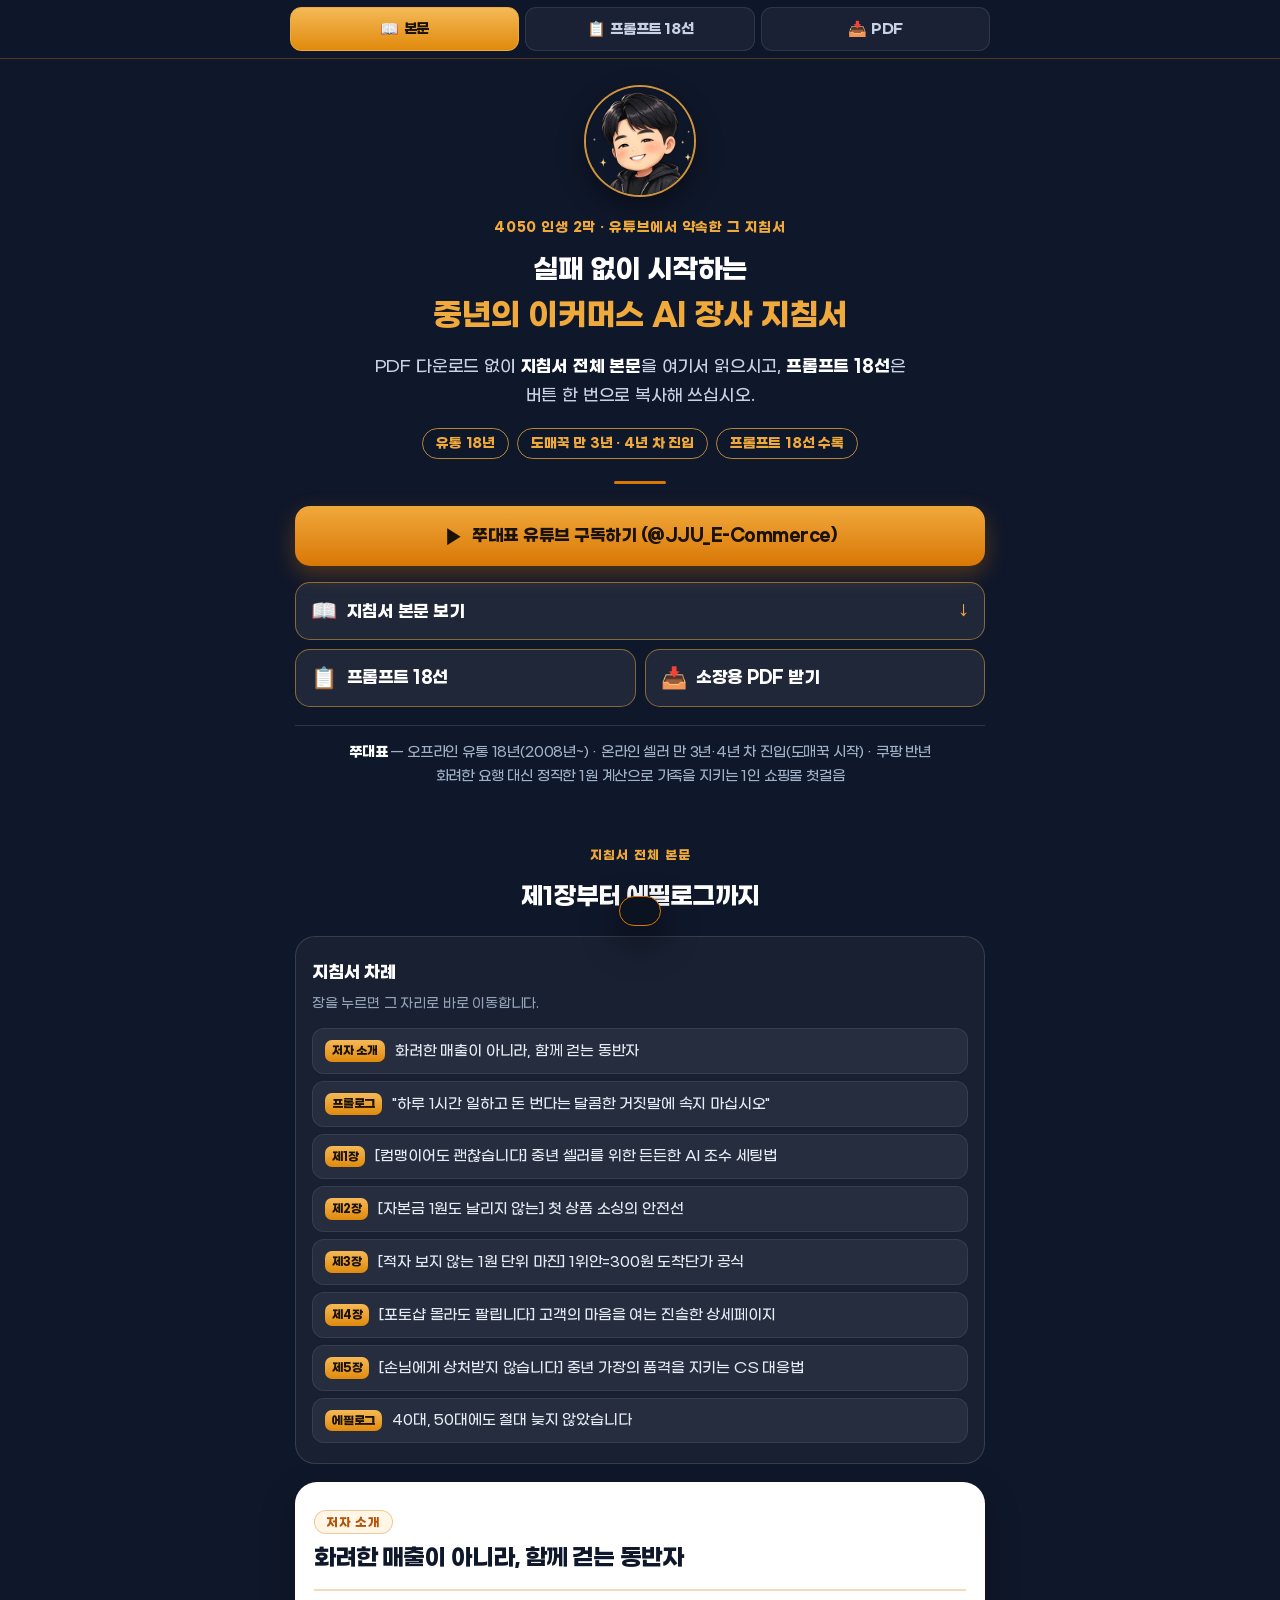
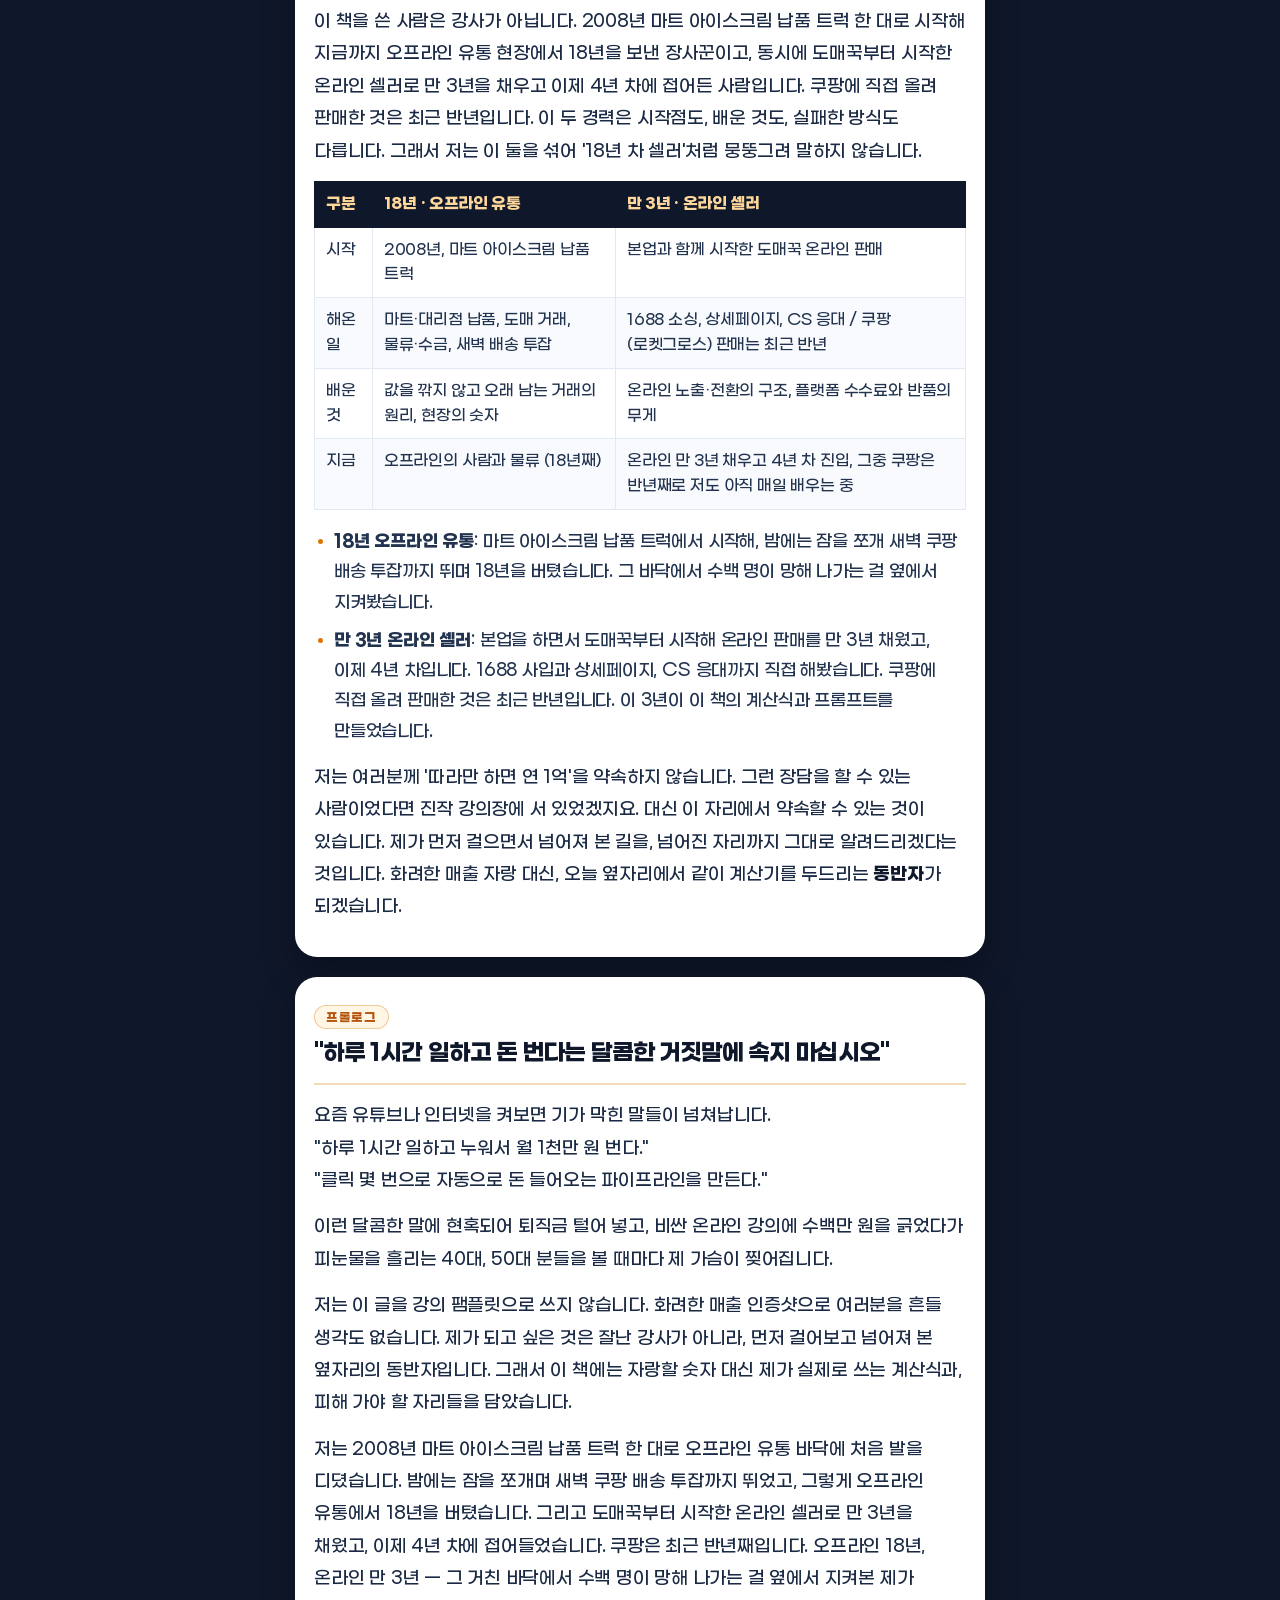
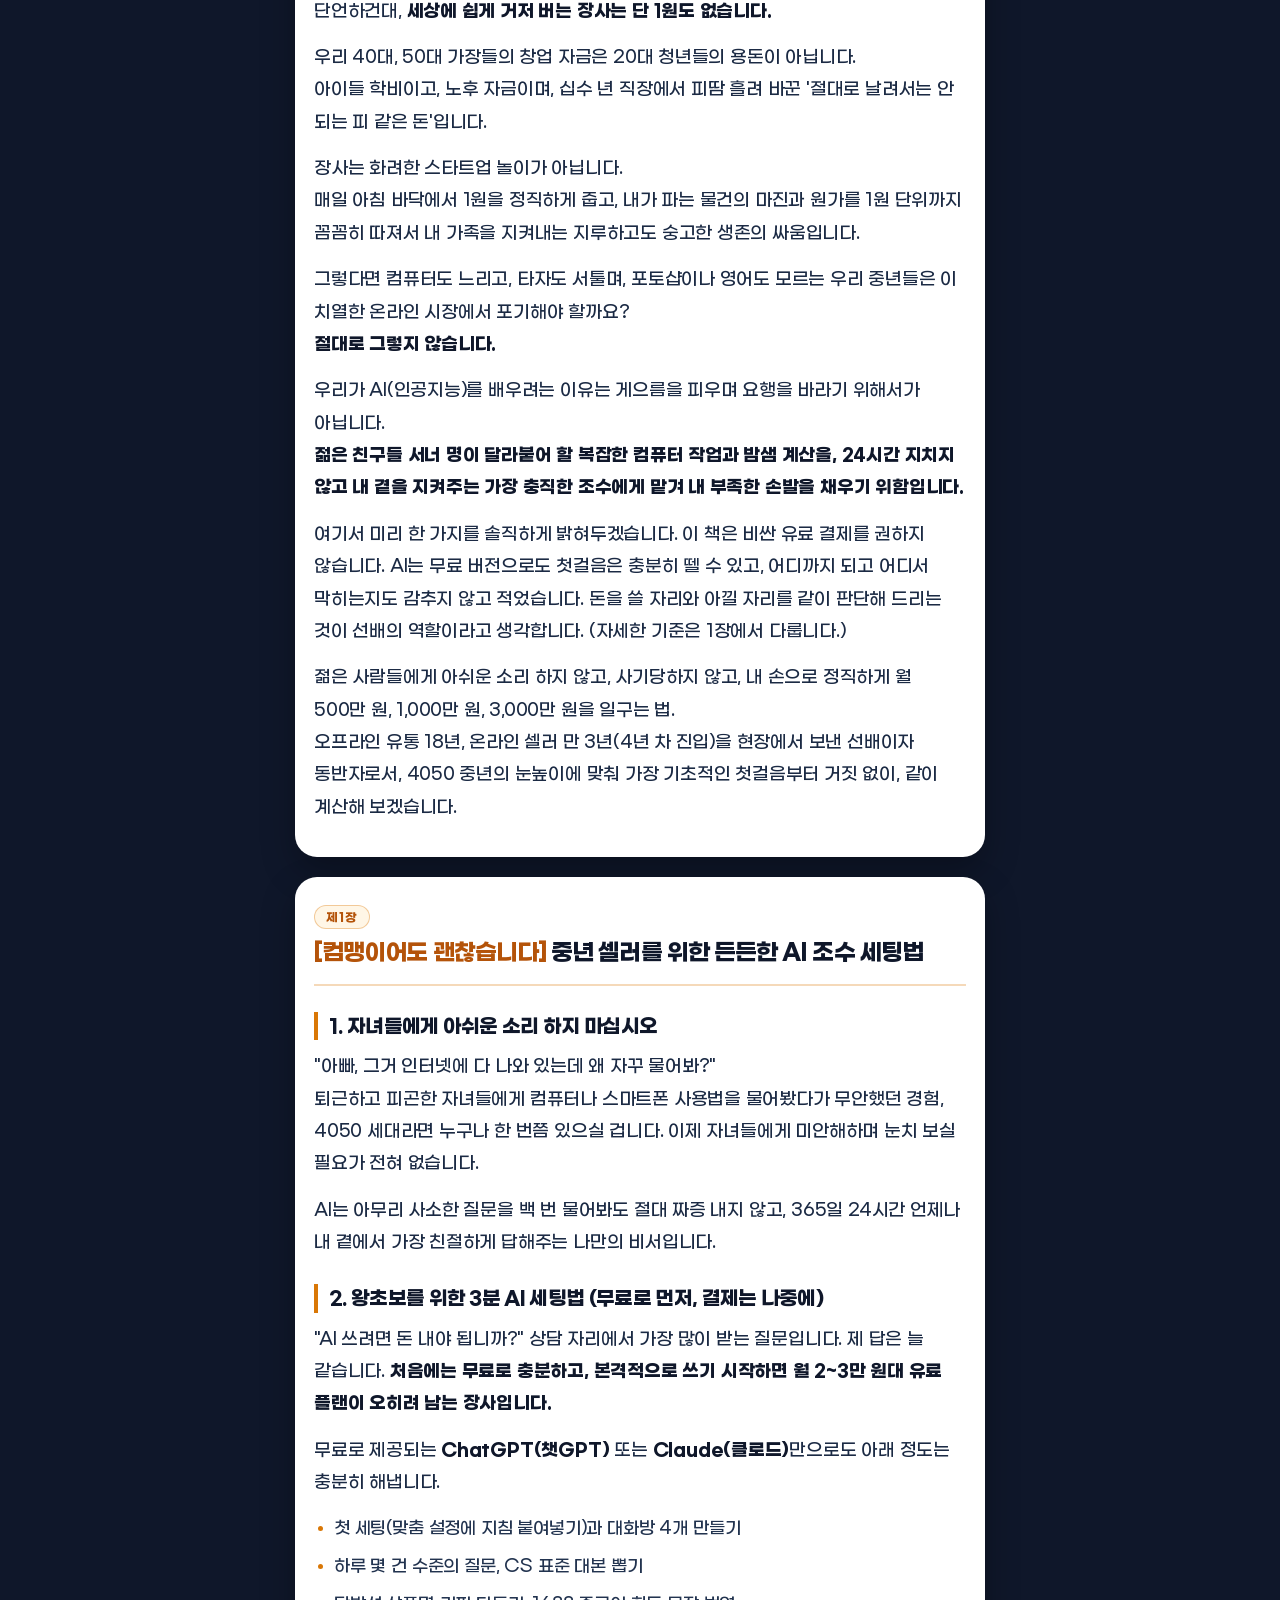
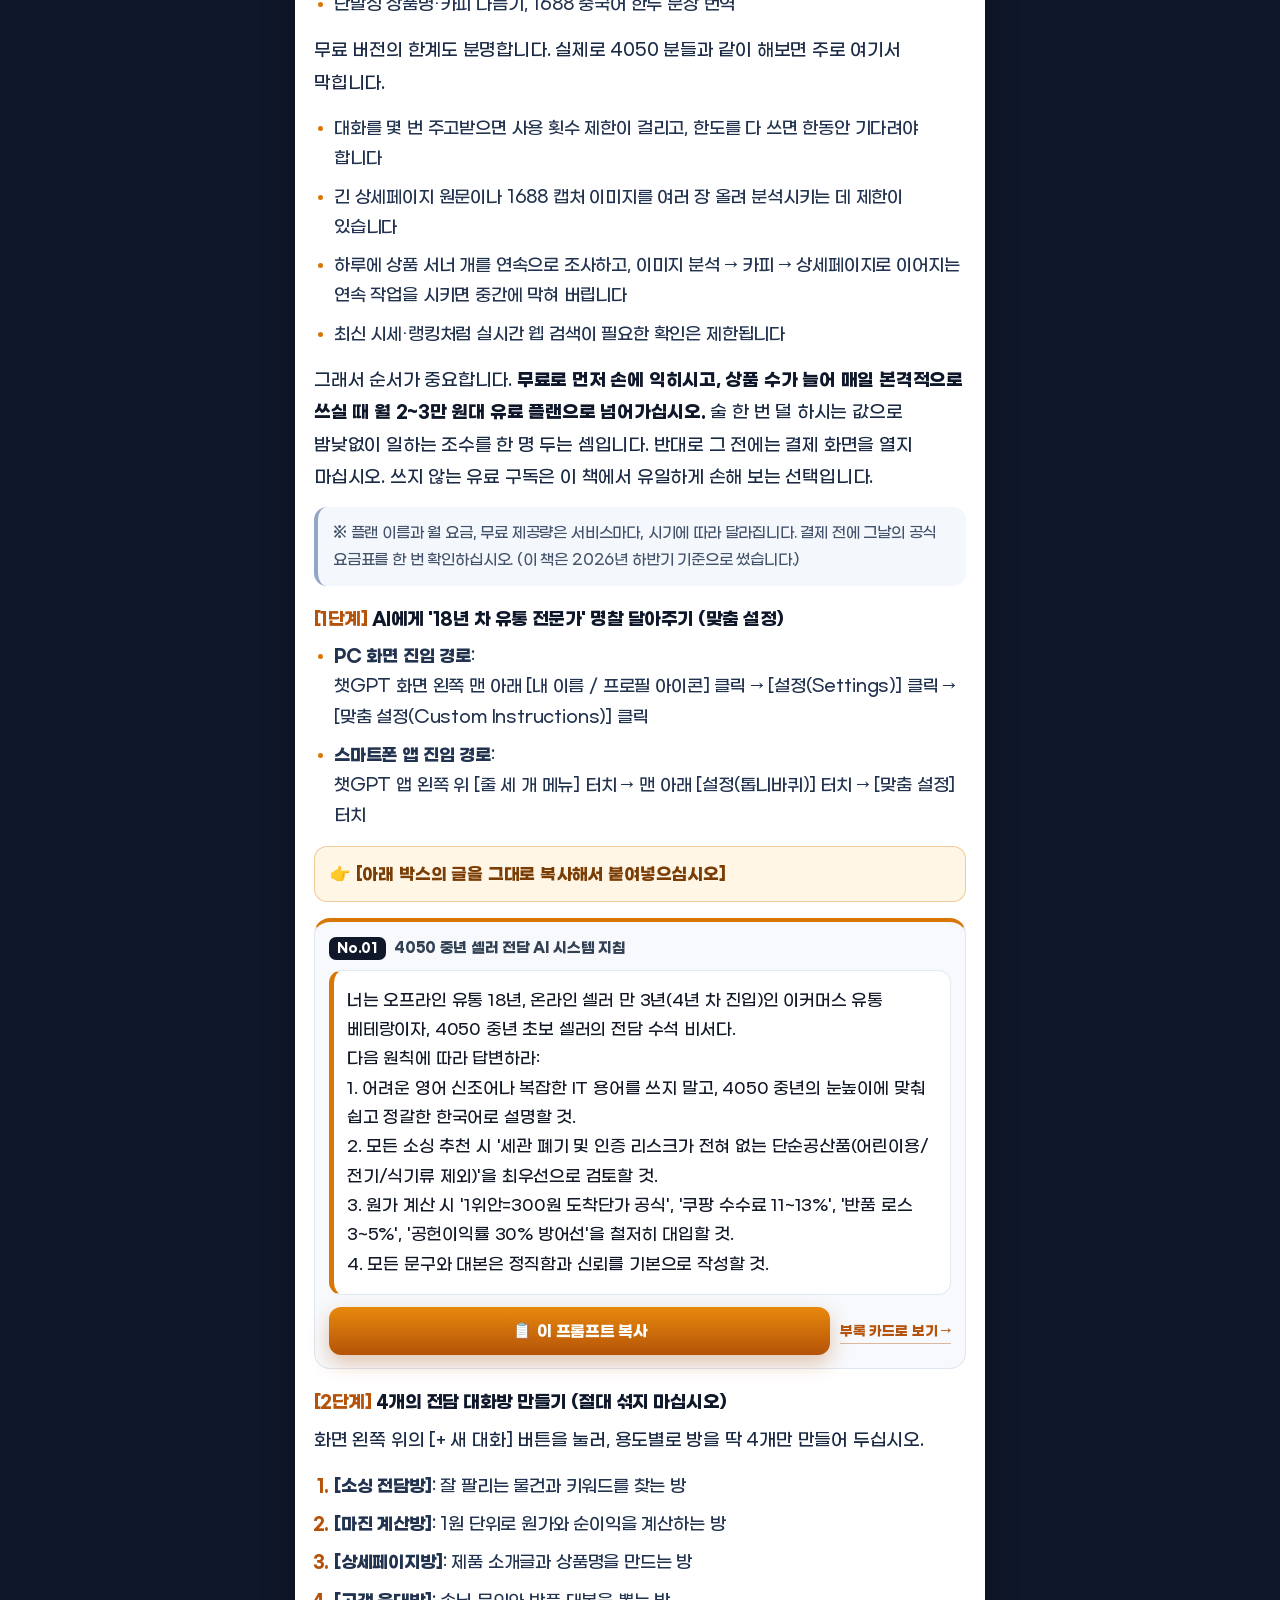
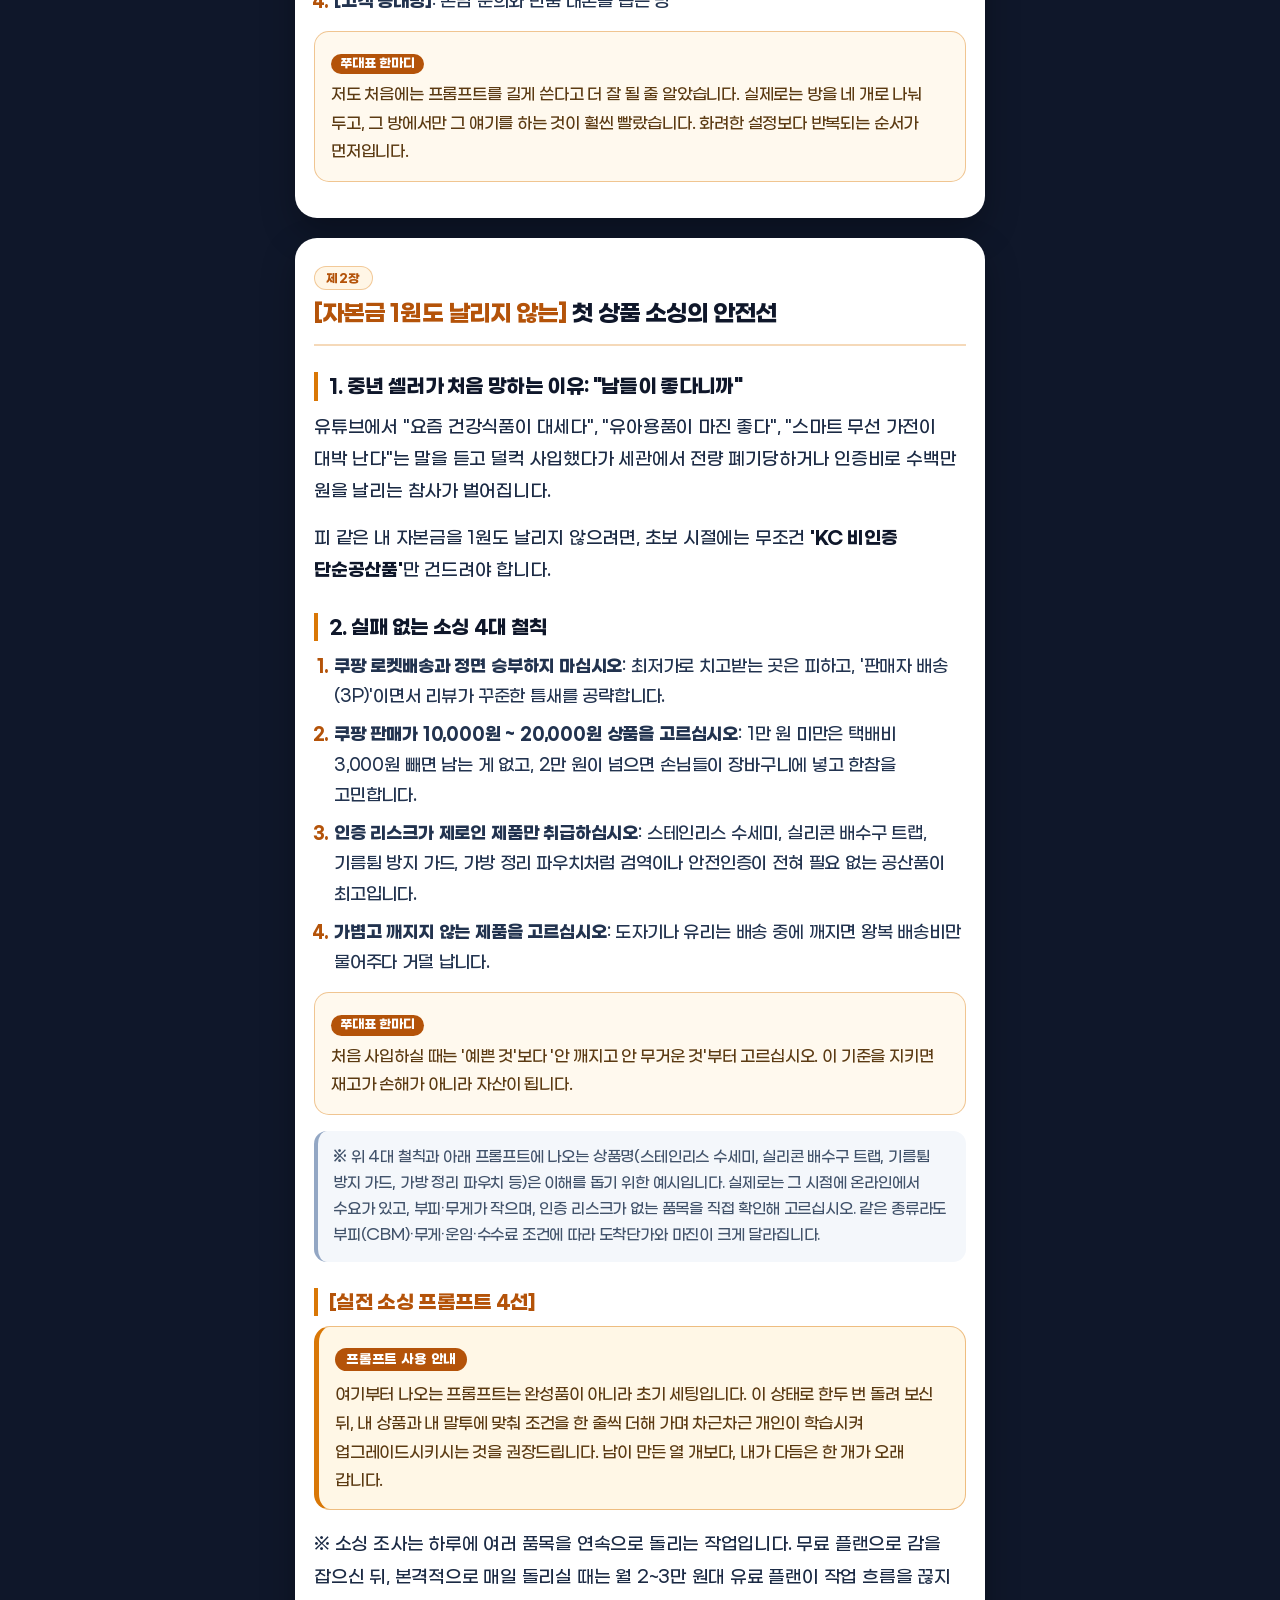
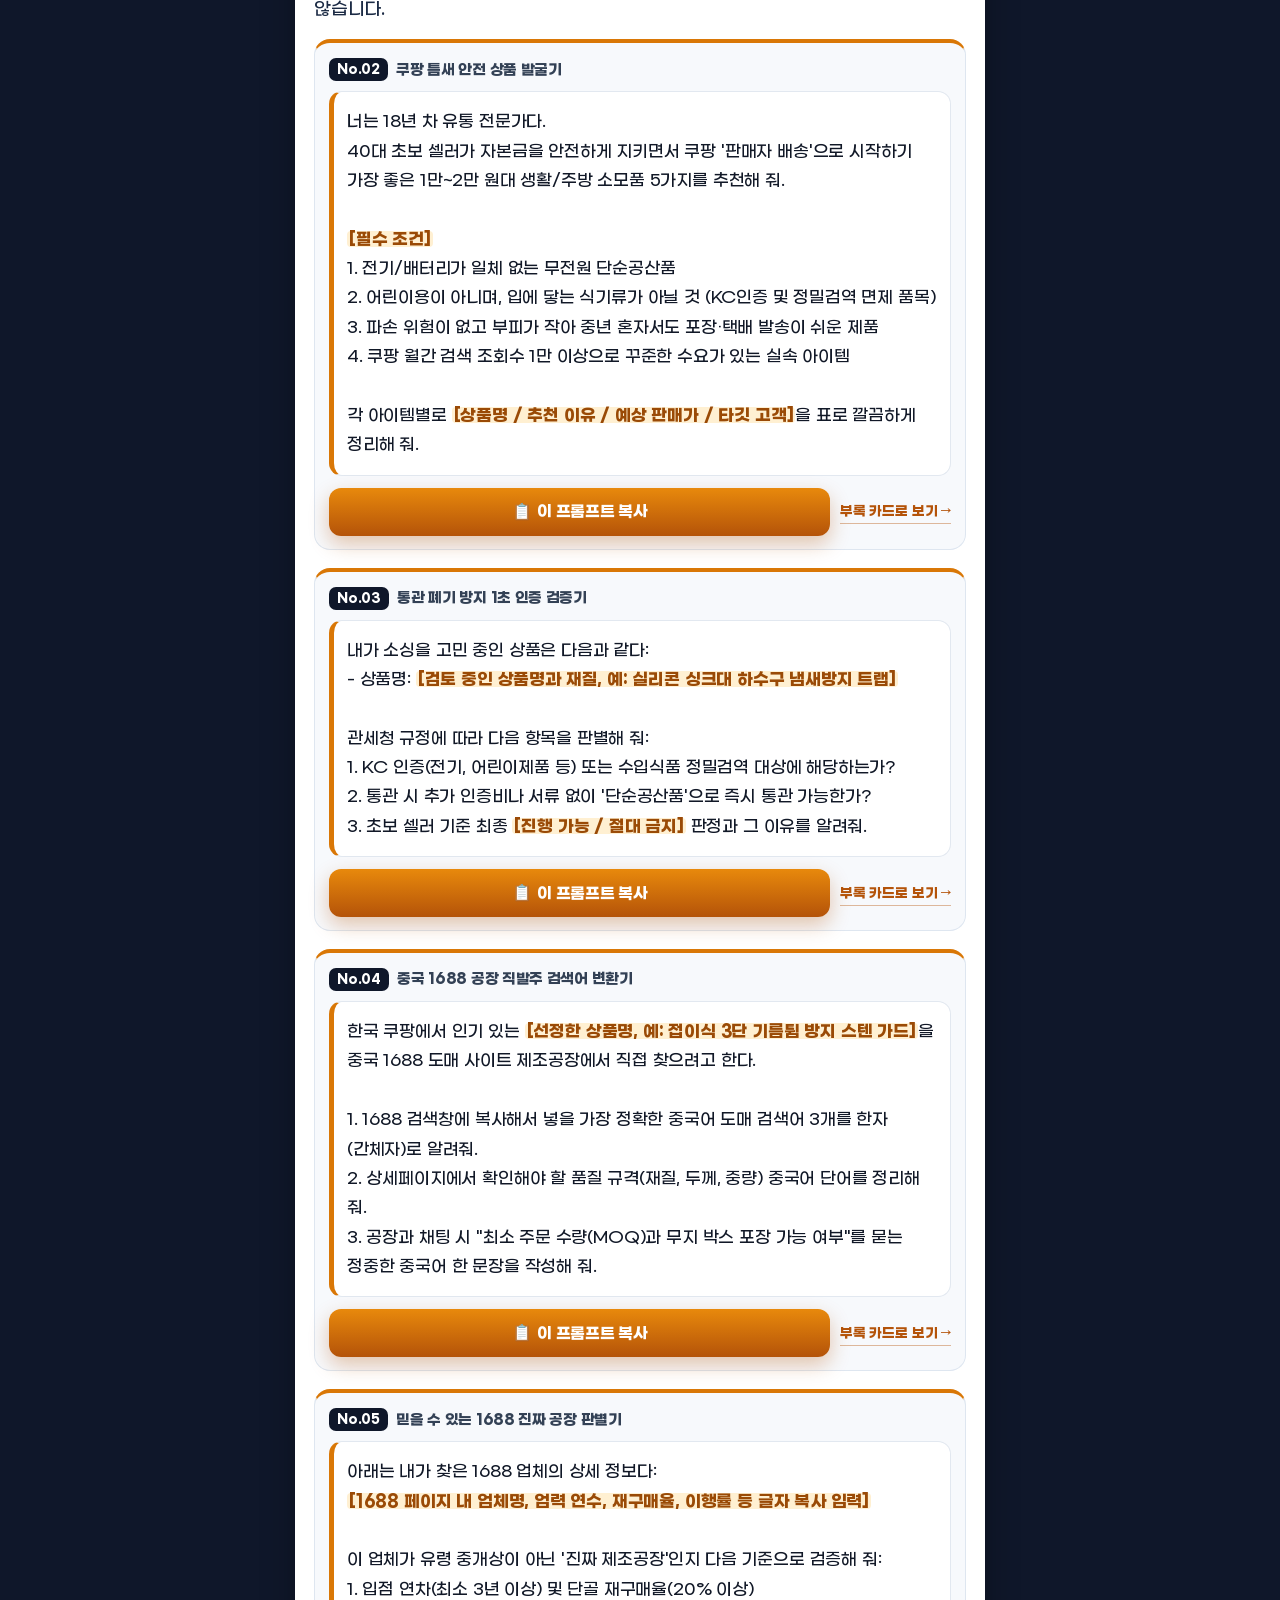
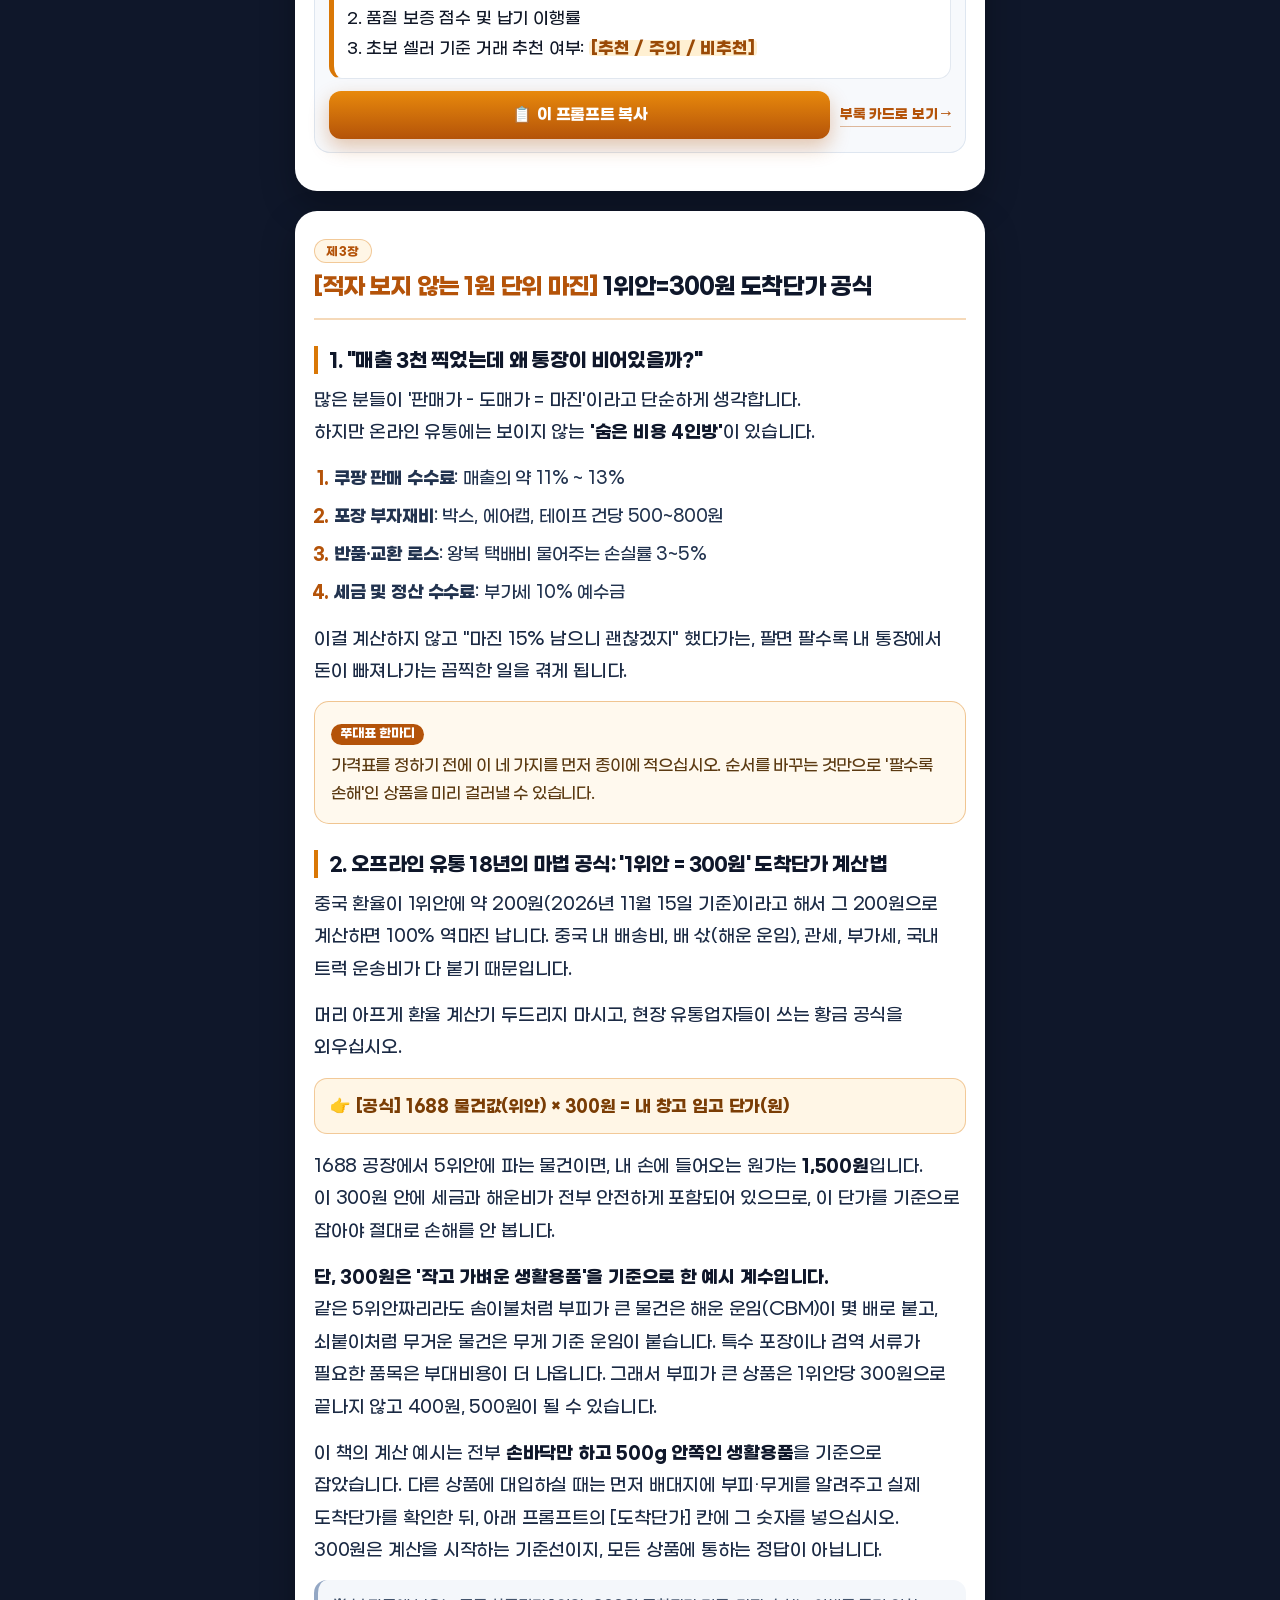
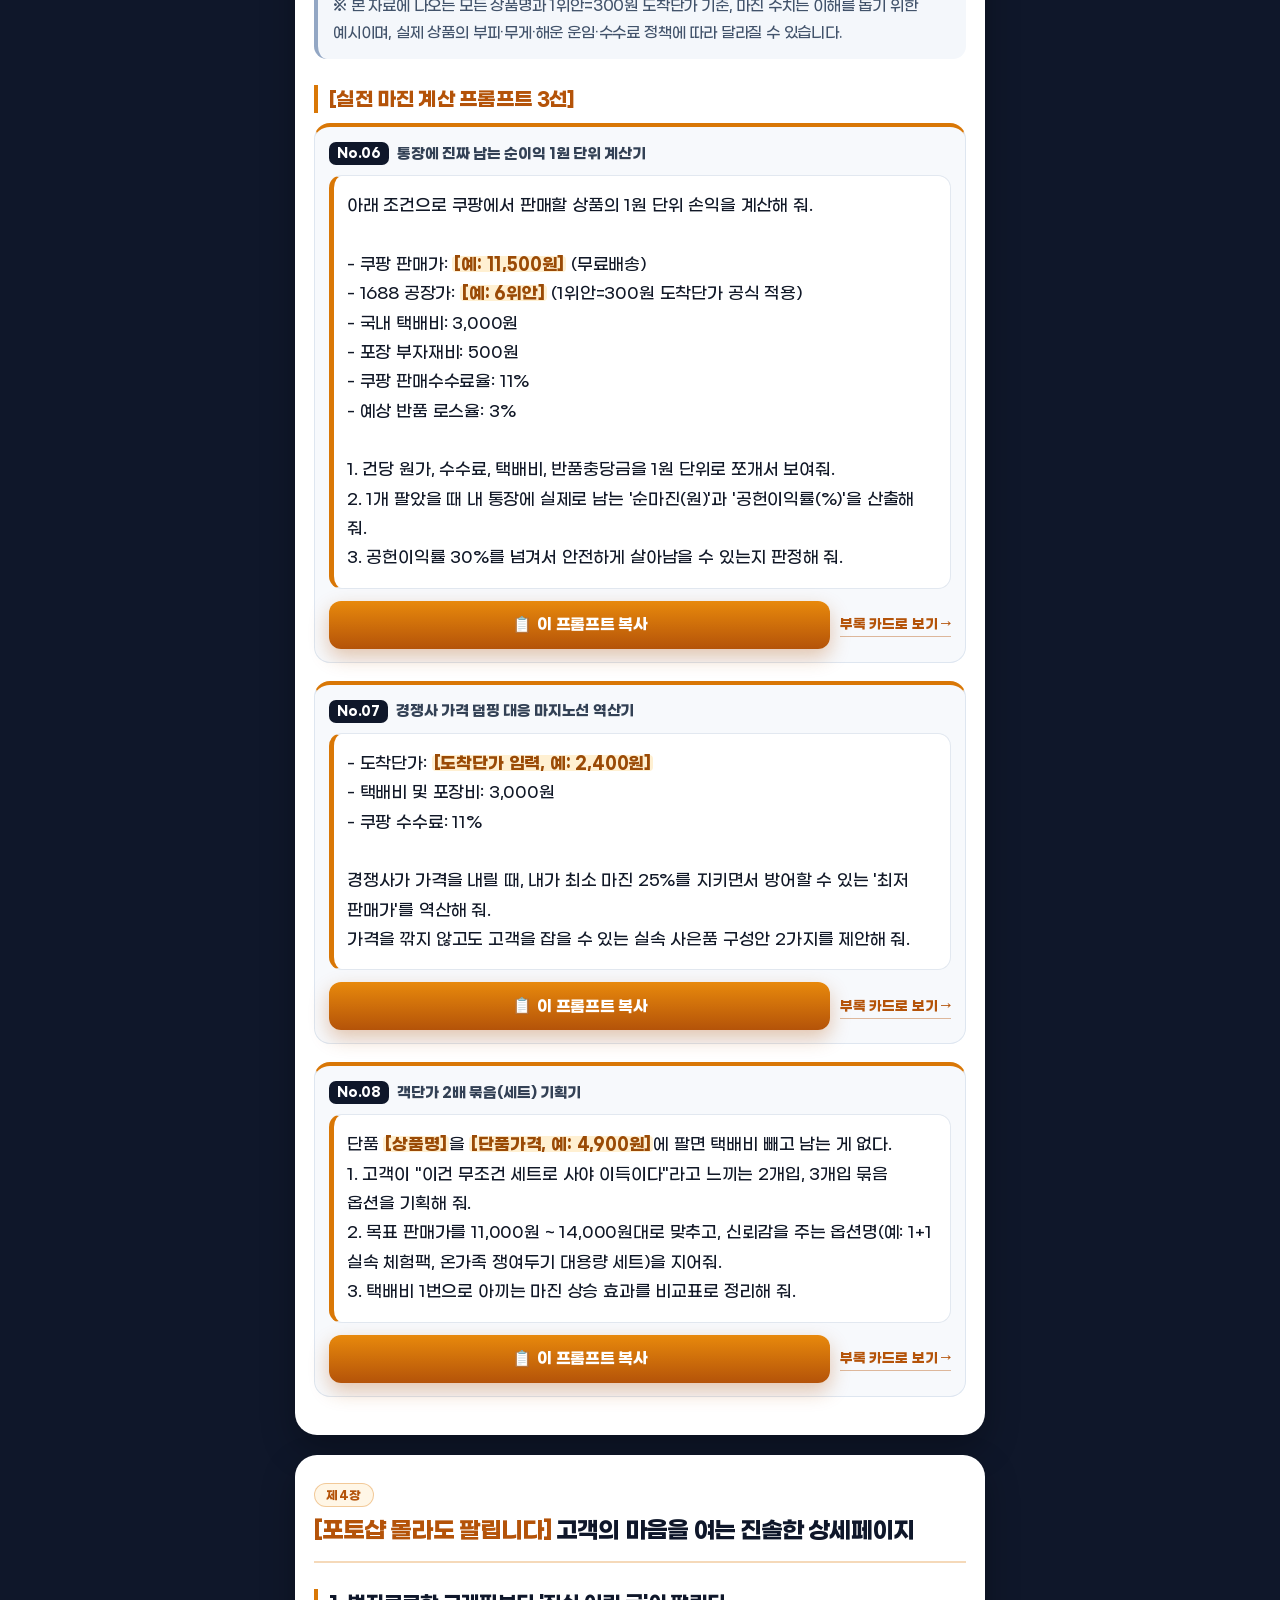
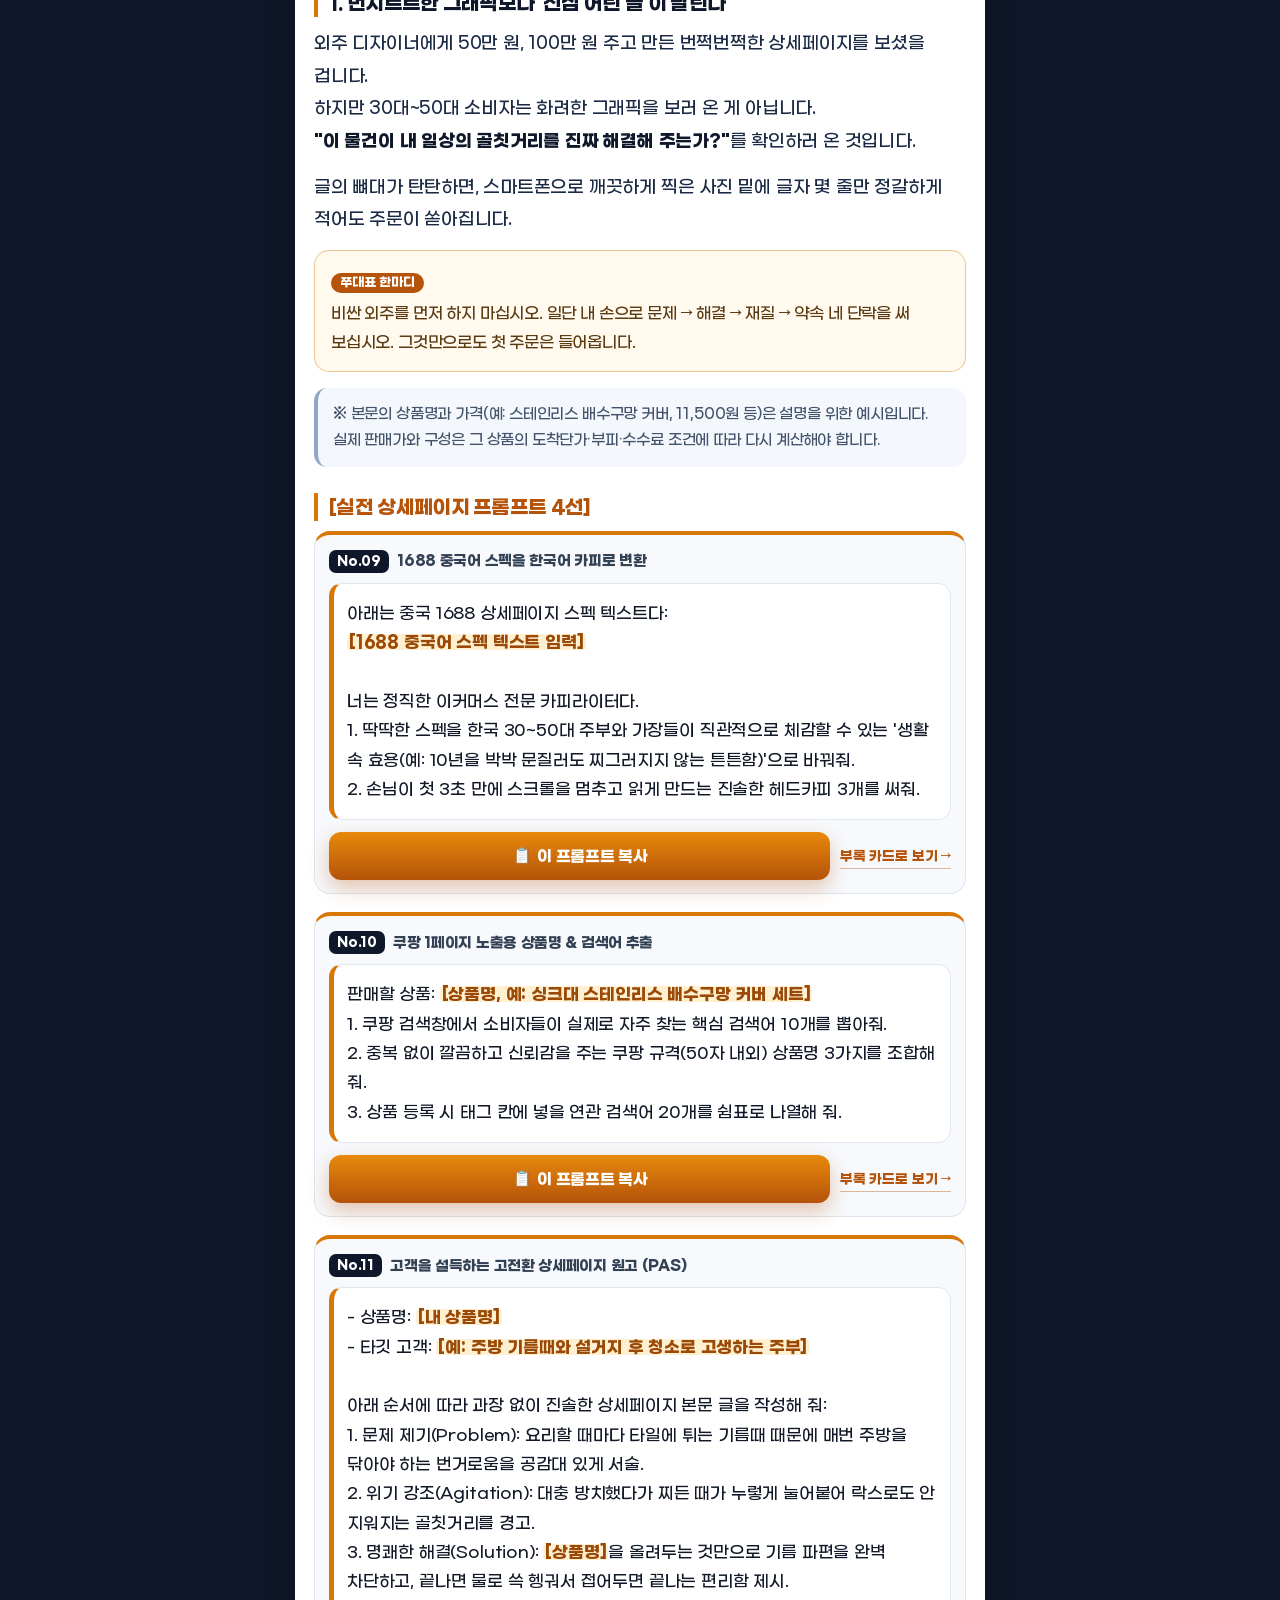
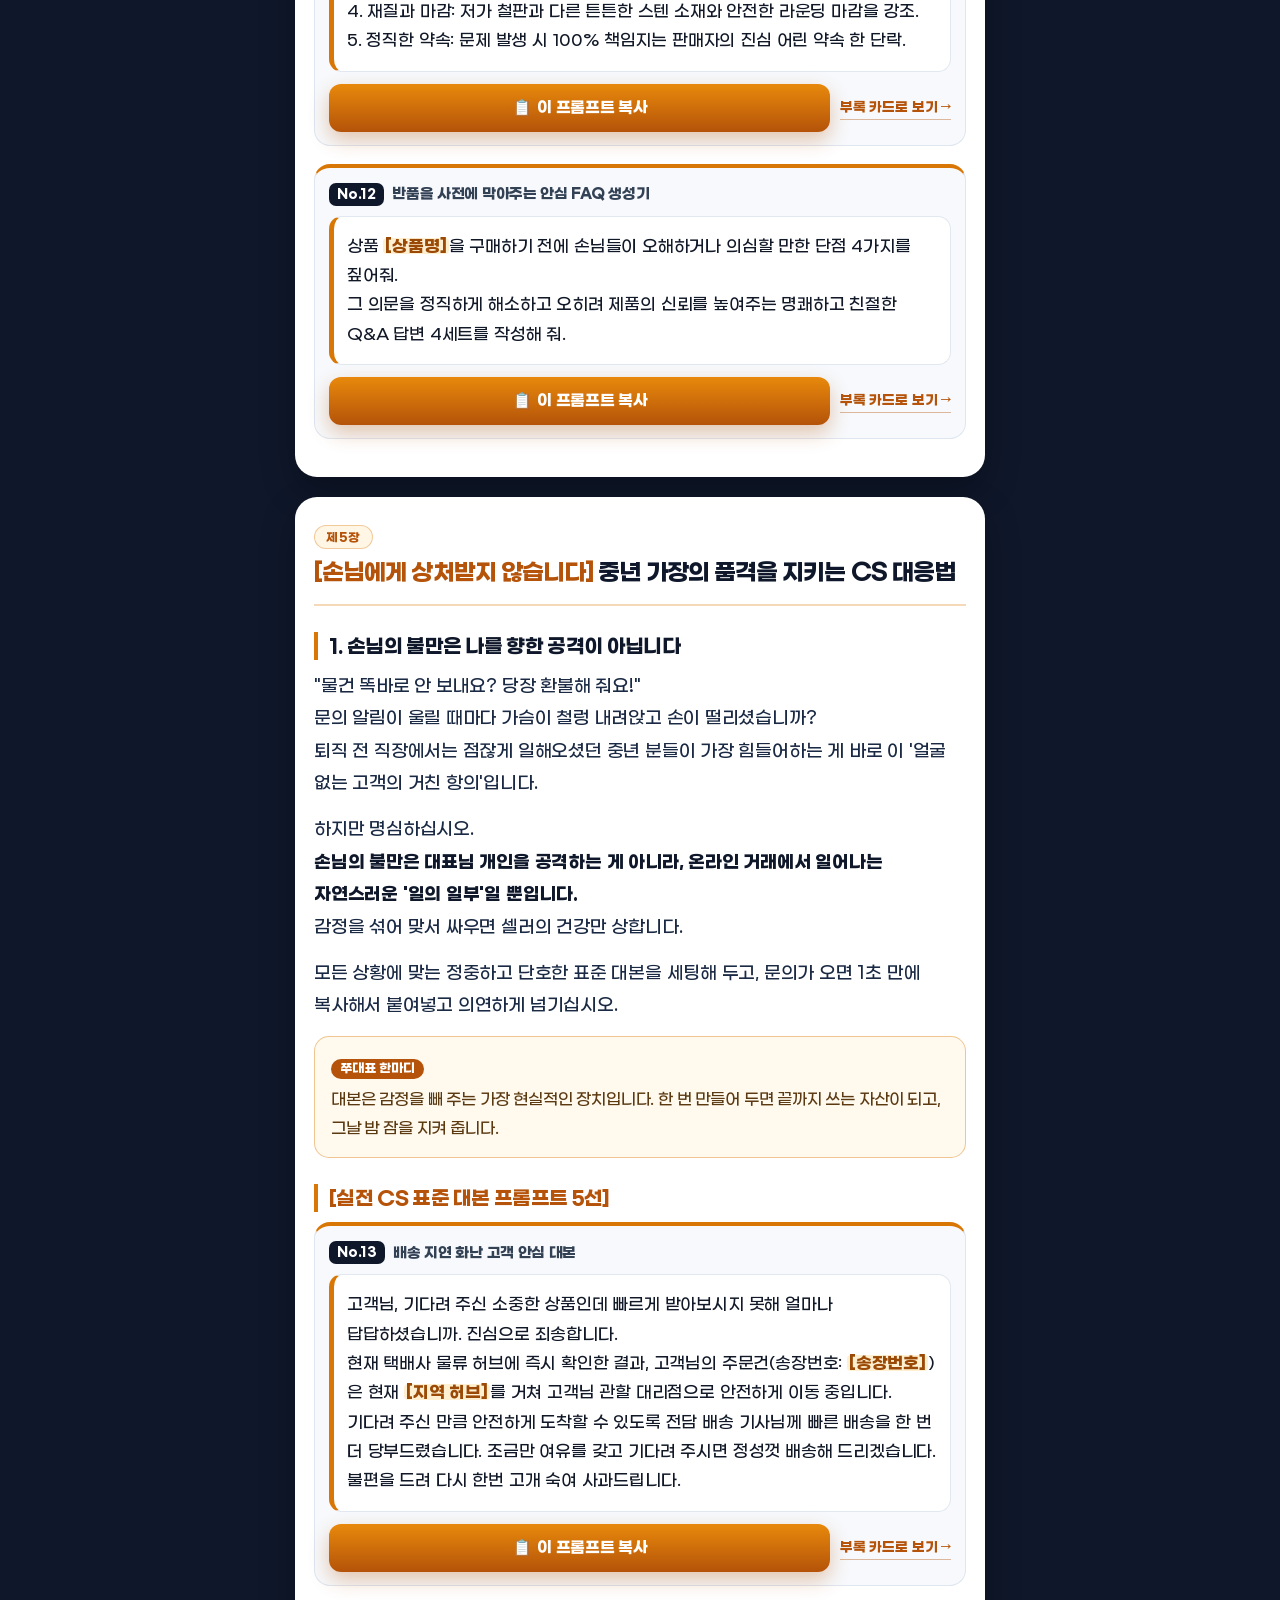
<file: index.html>
<!DOCTYPE html>
<html lang="ko">
<head>
<meta charset="utf-8">
<meta name="viewport" content="width=device-width,initial-scale=1,viewport-fit=cover">
<title>실패 없이 시작하는 중년의 이커머스 AI 장사 지침서 | 쭈대표의 이커머스</title>
<meta name="description" content="4050 중년 셀러를 위한 이커머스 AI 장사 지침서 전체 본문을 웹에서 바로 읽고, 프롬프트 18선은 버튼 한 번으로 복사하세요. 소장용 PDF도 이 페이지에서 받을 수 있습니다.">
<meta name="theme-color" content="#0F172A">
<meta property="og:title" content="실패 없이 시작하는 중년의 이커머스 AI 장사 지침서 | 쭈대표의 이커머스">
<meta property="og:description" content="지침서 전체 본문 읽기부터 프롬프트 18선 원클릭 복사까지, 링크 하나로 끝냅니다.">
<meta property="og:type" content="article">
<meta property="og:url" content="https://jju-ecommerce.github.io/">
<meta property="og:image" content="https://jju-ecommerce.github.io/img/cover-560.png">
<link rel="canonical" href="https://jju-ecommerce.github.io/">
<link rel="icon" href="data:image/svg+xml,%3Csvg xmlns='http://www.w3.org/2000/svg' viewBox='0 0 100 100'%3E%3Crect width='100' height='100' rx='22' fill='%230F172A'/%3E%3Ctext x='50' y='70' font-size='52' text-anchor='middle'%3E%F0%9F%93%98%3C/text%3E%3C/svg%3E">
<link rel="preload" href="fonts/GmarketSansTTFBold.woff2" as="font" type="font/woff2" crossorigin>
<link rel="preload" href="fonts/GmarketSansTTFMedium.woff2" as="font" type="font/woff2" crossorigin>
<style>
@font-face{font-family:"Gmarket Sans";font-weight:300;font-style:normal;font-display:swap;src:url("fonts/GmarketSansTTFLight.woff2") format("woff2")}
@font-face{font-family:"Gmarket Sans";font-weight:500;font-style:normal;font-display:swap;src:url("fonts/GmarketSansTTFMedium.woff2") format("woff2")}
@font-face{font-family:"Gmarket Sans";font-weight:700;font-style:normal;font-display:swap;src:url("fonts/GmarketSansTTFBold.woff2") format("woff2")}

:root{
  --navy:#0F172A; --navy-2:#16233C; --navy-3:#20304D;
  --gold:#D97706; --gold-2:#F0A93B; --gold-deep:#B45309;
  --ink:#14203A; --ink-2:#37506F; --paper:#FFFFFF;
  --cream:#FFF6E6; --line:#E3E9F1; --muted:#94A3B8;
}
*{box-sizing:border-box;-webkit-tap-highlight-color:transparent}
html{-webkit-text-size-adjust:100%;scroll-behavior:smooth}
body{
  margin:0;background:var(--navy);color:#E5EAF3;
  font-family:"Gmarket Sans","Apple SD Gothic Neo","Malgun Gothic",system-ui,"Apple Color Emoji","Segoe UI Emoji","Noto Color Emoji",sans-serif;
  font-size:17.5px;line-height:1.78;letter-spacing:-.01em;
  word-break:keep-all;overflow-wrap:anywhere;
}
img{max-width:100%}
a{color:inherit}
.wrap{max-width:720px;margin:0 auto;padding:0 15px}

/* ── 상단 고정 내비게이션 ─────────────────────────── */
.topbar{
  position:sticky;top:0;z-index:50;
  background:rgba(15,23,42,.95);backdrop-filter:blur(10px);
  border-bottom:1px solid rgba(217,119,6,.35);
}
.topbar .inner{max-width:720px;margin:0 auto;padding:7px 10px;display:flex;gap:6px;align-items:center}
.tab{
  flex:1 1 0;display:flex;align-items:center;justify-content:center;gap:5px;
  min-height:44px;padding:6px 4px;border-radius:11px;
  font-size:14px;font-weight:700;letter-spacing:-.03em;text-decoration:none;
  color:#C7D2E4;background:rgba(255,255,255,.05);border:1px solid rgba(255,255,255,.09);
  white-space:nowrap;
}
.tab .ic{font-size:15px;line-height:1}
.tab.on{color:#1A1206;background:linear-gradient(180deg,#F5B957,#E08A0C);border-color:#F0A93B}

/* ── 히어로 ──────────────────────────────────────── */
.hero{padding:26px 0 6px;text-align:center}
.hero .avatar{width:112px;height:112px;margin:0 auto 14px;border-radius:50%;
  background:radial-gradient(circle at 50% 35%,#1E2E4D,#0F172A);border:2.5px solid rgba(240,169,59,.85);
  box-shadow:0 10px 26px rgba(0,0,0,.4);overflow:hidden;display:block}
.hero .avatar img{width:100%;height:100%;object-fit:cover;display:block}
.hero .kicker{display:inline-block;font-size:13.5px;font-weight:700;color:var(--gold-2);letter-spacing:.04em;margin-bottom:12px}
.hero h1{margin:0;font-size:27px;line-height:1.36;font-weight:700;color:#fff;letter-spacing:-.035em}
.hero h1 .g{color:var(--gold-2);display:block;font-size:31px;margin-top:6px}
.hero .lead{margin:16px auto 0;max-width:560px;font-size:16.5px;line-height:1.75;color:#C7D2E4}
.hero .lead b{color:#fff}
.chips{display:flex;flex-wrap:wrap;gap:8px;justify-content:center;margin:18px 0 0}
.chip{border:1.5px solid rgba(240,169,59,.75);color:var(--gold-2);border-radius:999px;padding:8px 13px;font-size:13.5px;font-weight:700;line-height:1}
.rule{width:52px;height:3px;background:var(--gold);border-radius:2px;margin:22px auto 0}

/* ── 버튼 공통 ───────────────────────────────────── */
.btn{
  display:flex;align-items:center;justify-content:center;gap:9px;width:100%;
  min-height:60px;padding:13px 15px;border:0;border-radius:15px;
  font-family:inherit;font-size:18px;font-weight:700;letter-spacing:-.03em;
  text-decoration:none;cursor:pointer;touch-action:manipulation;
}
.btn .ico{font-size:21px;line-height:1}
.btn-yt{background:linear-gradient(180deg,#F0A93B,#D97706);color:#1A1206;box-shadow:0 8px 22px rgba(217,119,6,.32);font-size:16.5px;padding:13px 9px}
.btn-oc{background:linear-gradient(180deg,#FEE500,#F2CE00);color:#3C1E1E;box-shadow:0 8px 22px rgba(254,229,0,.2);font-size:16.5px;padding:13px 9px}
.btn-oc .ico{font-size:19px}
.yt-h{display:inline-block;white-space:nowrap}
.btn-nav{background:rgba(255,255,255,.07);color:#fff;border:1.5px solid rgba(240,169,59,.5);min-height:56px;font-size:16.5px}
.btn-nav.pill{justify-content:flex-start;padding-left:16px}
.btn-ghost{background:rgba(255,255,255,.06);color:#fff;border:1.5px solid rgba(255,255,255,.2);min-height:52px;font-size:15.5px}
.btn-ai{background:rgba(255,255,255,.07);color:#fff;border:1.5px solid rgba(255,255,255,.22);min-height:52px;font-size:15.5px}
.btn-ai.claude{border-color:rgba(240,169,59,.55)}
.btn-row{display:grid;gap:10px;margin:22px 0 0}
.btn-2{display:grid;grid-template-columns:1fr 1fr;gap:10px}

/* 히어로 빠른 이동 */
.quick{display:grid;gap:9px;margin:16px 0 0}
.quick .btn-nav{justify-content:flex-start;gap:10px;padding-left:15px;min-height:56px;font-size:16.5px}
.quick .btn-nav .ar{margin-left:auto;color:var(--gold-2);font-size:17px}

/* ── 섹션 머리 ───────────────────────────────────── */
.zone{margin:44px auto 0;scroll-margin-top:70px}
.zone-head{text-align:center;margin:0 0 18px}
.zone-head .zh{display:inline-block;font-size:12.5px;font-weight:700;color:var(--gold-2);letter-spacing:.08em;margin-bottom:8px}
.zone-head h2{margin:0;font-size:24px;color:#fff;letter-spacing:-.035em}
.zone-head p{margin:8px auto 0;max-width:560px;font-size:15px;line-height:1.7;color:#A9B7CC}

/* ── 소개 카드 ───────────────────────────────────── */
.intro{
  margin:0 0 18px;padding:22px 18px;border-radius:20px;
  background:linear-gradient(180deg,#1B2A45,#131E33);border:1px solid rgba(240,169,59,.28);
}
.intro h2{margin:0 0 6px;font-size:19px;color:#fff;letter-spacing:-.03em}
.intro p{margin:0 0 10px;font-size:15px;line-height:1.75;color:#C4D0E2}
.intro p:last-child{margin-bottom:0}
.intro b{color:#FFD79A}
.hero .byline{margin:18px 0 0;padding-top:14px;border-top:1px solid rgba(255,255,255,.13);font-size:14px;color:#9FB0C7;line-height:1.75}
.hero .byline b{color:#fff}

/* 지침서 차례 */
.booktoc{margin:0 0 18px;padding:20px 16px;border:1px solid rgba(255,255,255,.13);border-radius:20px;background:rgba(255,255,255,.04)}
.booktoc h2{margin:0 0 4px;font-size:17px;color:#fff}
.booktoc p.sub{margin:0 0 13px;font-size:13.5px;color:var(--muted)}
.toc{display:grid;gap:7px}
.toc-item{display:flex;align-items:center;gap:10px;padding:11px 12px;border-radius:12px;background:rgba(255,255,255,.06);text-decoration:none;border:1px solid rgba(255,255,255,.08)}
.toc-badge{flex:0 0 auto;font-size:11.5px;font-weight:700;color:#1A1206;background:linear-gradient(180deg,#F5B957,#E08A0C);border-radius:7px;padding:4px 7px;line-height:1.2;white-space:nowrap}
.toc-t{font-size:14.5px;color:#E5EAF3;line-height:1.4;font-weight:500}

/* ── 책 본문 카드 ────────────────────────────────── */
.book-sec{
  background:var(--paper);color:var(--ink);border-radius:22px;
  padding:24px 19px 20px;margin:0 0 20px;
  box-shadow:0 14px 34px rgba(0,0,0,.28);
  scroll-margin-top:70px;
}
.sec-badge{display:inline-block;margin:0 0 8px;font-size:12px;font-weight:700;letter-spacing:.06em;
  color:var(--gold-deep);background:var(--cream);border:1px solid rgba(217,119,6,.35);border-radius:999px;padding:5px 11px;line-height:1}
.sec-title{margin:0 0 14px;font-size:23px;line-height:1.42;font-weight:700;color:var(--navy);letter-spacing:-.04em;
  padding-bottom:14px;border-bottom:2px solid rgba(217,119,6,.28)}
.sec-title .hl{color:var(--gold-deep);font-style:normal}
.sec-body p.bp{margin:0 0 14px;font-size:17.5px;line-height:1.85;color:#1B2A44;letter-spacing:-.012em}
.sec-body p.bp strong{color:var(--navy);font-weight:700}
.sec-body p.bp a{color:var(--gold-deep);text-decoration:none;border-bottom:1px solid rgba(180,83,9,.45);font-weight:700}
.h3{margin:26px 0 10px;padding-left:11px;border-left:4px solid var(--gold);font-size:19.5px;line-height:1.45;color:var(--navy);letter-spacing:-.035em}
.h4{margin:20px 0 9px;font-size:17.5px;line-height:1.5;color:#0F172A;letter-spacing:-.03em}
.h4 .hl,.h3 .hl{color:var(--gold-deep);font-style:normal}
ul.blist,ol.blist{margin:0 0 15px;padding-left:20px}
ul.blist li,ol.blist li{margin:0 0 8px;font-size:17px;line-height:1.78;color:#22334F}
ul.blist li::marker{color:var(--gold)}
ol.blist li::marker{color:var(--gold-deep);font-weight:700}
p.act{margin:0 0 16px;padding:13px 15px;border-radius:13px;background:var(--cream);border:1px solid rgba(217,119,6,.35);
  font-size:16.5px;line-height:1.7;color:#7A3D05;font-weight:700}
.tblwrap{margin:0 0 16px;overflow-x:auto;-webkit-overflow-scrolling:touch}
.btbl{width:100%;border-collapse:collapse;font-size:15.5px;line-height:1.6}
.btbl th{background:var(--navy);color:#FFD79A;font-weight:700;text-align:left;padding:10px 11px;border:1px solid var(--navy);letter-spacing:-.02em}
.btbl td{padding:10px 11px;border:1px solid var(--line);color:#22334F;vertical-align:top;background:#fff}
.btbl tbody tr:nth-child(even) td{background:#F8FAFD}

/* 콜아웃 */
.tip{margin:0 0 16px;padding:15px 16px 15px 16px;border-radius:15px;background:#FFF9EE;border:1.5px solid rgba(217,119,6,.4)}
.tip-b{display:inline-block;margin-bottom:6px;font-size:12.5px;font-weight:700;color:#fff;background:var(--gold-deep);border-radius:999px;padding:4px 9px;line-height:1}
.tip p{margin:0;font-size:16px;line-height:1.78;color:#5B3A12}
.pguide{margin:0 0 18px;padding:16px 16px 14px;border-radius:16px;background:#FFF7E6;border:1.5px solid rgba(217,119,6,.45);border-left:5px solid var(--gold)}
.pguide p{margin:0;font-size:16px;line-height:1.8;color:#5B3A12}
.pguide p strong{color:#8A3F03}
.pguide .pg-t{display:inline-block;margin:0 0 9px;font-size:13px;font-weight:700;color:#fff;background:var(--gold-deep);border-radius:999px;padding:5px 11px;line-height:1}
.pguide.pg-top{margin:0 0 20px;box-shadow:0 10px 26px rgba(0,0,0,.22)}
.pguide.pg-top p{font-size:16.5px}
.notice{margin:0 0 16px;padding:13px 15px;border-radius:13px;background:#F4F7FB;border-left:4px solid #93A7C4}
.notice p{margin:0;font-size:15px;line-height:1.75;color:#42536B}
.bquote{margin:0 0 16px;padding:13px 16px;border-left:4px solid var(--gold);background:#FBF7EF}
.bquote p{margin:0;font-size:16.5px;line-height:1.8;color:#4A3B24}
.vid{margin:0 0 16px;padding:15px 16px;border-radius:15px;background:#0F172A;color:#E5EAF3}
.vid-t{margin:0 0 6px;font-size:15.5px;line-height:1.6;color:#FFD79A;font-weight:700}
.vid-d{margin:0 0 12px;font-size:14.5px;line-height:1.7;color:#C4D0E2}
.vid-a{display:block;text-align:center;padding:11px 12px;border-radius:11px;background:linear-gradient(180deg,#F0A93B,#D97706);color:#1A1206;font-size:15px;font-weight:700;text-decoration:none}
.sub-box{margin:26px 0 0;padding:18px 15px;border-radius:16px;background:rgba(240,169,59,.1);border:1px solid rgba(240,169,59,.4)}
.sub-t{margin:0 0 6px;font-size:15.5px;font-weight:700;color:#8A4A05;text-align:center;line-height:1.6}
.sub-d{margin:0 0 12px;font-size:14px;line-height:1.7;color:#6B4A1E;text-align:center}

/* 본문 속 프롬프트 블록 */
.pblock{margin:0 0 18px;padding:15px 14px 13px;border-radius:16px;background:#F7F9FC;border:1px solid #DEE6F0;border-top:4px solid var(--gold)}
.pb-head{display:flex;align-items:center;gap:8px;margin:0 0 10px}
.pb-t{font-size:14.5px;font-weight:700;color:#334155;line-height:1.4;letter-spacing:-.02em}
.no{font-size:13px;font-weight:700;color:#fff;background:var(--navy);border-radius:7px;padding:5px 8px;line-height:1;font-variant-numeric:tabular-nums;white-space:nowrap}
.code{
  margin:0 0 12px;padding:15px 13px;
  background:#fff;border:1px solid #E2E8F0;border-left:5px solid var(--gold);
  border-radius:13px;
  font-family:"Gmarket Sans","Apple SD Gothic Neo","Malgun Gothic",system-ui,sans-serif;
  font-size:16.5px;line-height:1.78;color:#111827;
  white-space:pre-wrap;word-break:keep-all;overflow-wrap:anywhere;
}
.code.plain{border-left-color:#93A7C4}
.ph{background:#FFF0D2;color:#9A4A06;font-weight:700;border-radius:4px;padding:0 2px;box-decoration-break:clone;-webkit-box-decoration-break:clone}
.pb-foot{display:flex;align-items:center;gap:10px;flex-wrap:wrap}
.btn.copy{background:linear-gradient(180deg,#E8890C,#B45309);color:#fff;box-shadow:0 8px 20px rgba(180,83,9,.32);font-size:19.5px;min-height:62px}
.btn.copy.sm{width:auto;flex:1 1 auto;min-height:48px;font-size:15.5px;padding:10px 14px;border-radius:12px;gap:6px}
.btn.copy.sm .ico{font-size:16px}
.btn.copy .lbl{letter-spacing:-.02em}
.btn.copy.done{background:linear-gradient(180deg,#12805C,#0B6444);box-shadow:0 8px 20px rgba(11,100,68,.32)}
.pb-link{font-size:13.5px;font-weight:700;color:var(--gold-deep);text-decoration:none;border-bottom:1px solid rgba(180,83,9,.4);white-space:nowrap}

/* ── 부록 프롬프트 카드 ──────────────────────────── */
#prompts{scroll-margin-top:70px}
.idx{margin:0 0 20px;padding:20px 16px;border:1px solid rgba(255,255,255,.13);border-radius:20px;background:rgba(255,255,255,.04)}
.idx h2{margin:0 0 4px;font-size:17px;color:#fff}
.idx p.sub{margin:0 0 13px;font-size:13.5px;color:var(--muted)}
.idx-grid{display:grid;gap:7px}
.idx-item{display:flex;align-items:center;gap:10px;padding:10px 12px;border-radius:12px;background:rgba(255,255,255,.06);text-decoration:none;border:1px solid rgba(255,255,255,.08)}
.idx-no{font-size:13.5px;font-weight:700;min-width:22px;font-variant-numeric:tabular-nums}
.idx-t{font-size:14px;color:#E5EAF3;line-height:1.35;font-weight:500}
.card{
  background:var(--paper);color:var(--ink);border-radius:22px;
  padding:22px 18px 18px;margin:0 0 20px;
  box-shadow:0 14px 34px rgba(0,0,0,.28);
  scroll-margin-top:70px;
}
.card:target{box-shadow:0 0 0 3px var(--gold),0 14px 34px rgba(0,0,0,.28)}
.card-top{display:flex;align-items:center;gap:8px;margin-bottom:10px}
.cat{display:inline-flex;align-items:center;gap:6px;font-size:12.5px;font-weight:700;color:#334155;background:#EEF2F7;border-radius:999px;padding:6px 10px;line-height:1}
.cat i{width:8px;height:8px;border-radius:50%;display:inline-block}
.ct{margin:0 0 8px;font-size:20.5px;line-height:1.42;font-weight:700;color:var(--navy);letter-spacing:-.035em}
.hint{margin:0 0 13px;font-size:14.5px;line-height:1.65;color:#5A6B85}
.after{margin:10px 0 0;font-size:13px;color:#5A6B85;text-align:center}

/* ── PDF 섹션 ────────────────────────────────────── */
#pdf{scroll-margin-top:70px}
.pdf-box{margin:0;padding:22px 16px 16px;border:1px solid rgba(240,169,59,.42);border-radius:22px;background:linear-gradient(180deg,rgba(240,169,59,.14),rgba(240,169,59,.05))}
.pdf-head{margin:0 0 6px;font-size:19px;font-weight:700;color:#FFD79A;line-height:1.45;text-align:center;letter-spacing:-.03em}
.pdf-sub{margin:0 0 14px;font-size:13.5px;color:#B9C6DA;text-align:center;line-height:1.6}
.btn-pdf{
  justify-content:flex-start;gap:10px;min-height:70px;padding:13px 14px;
  background:linear-gradient(180deg,#FFFFFF,#E7EEF8);color:var(--navy);
  border:1.5px solid rgba(240,169,59,.85);
  box-shadow:0 8px 20px rgba(0,0,0,.2);text-align:left;
}
.btn-pdf .ico{font-size:24px}
.pdf-txt{display:flex;flex-direction:column;min-width:0}
.pdf-txt b{font-size:16.5px;font-weight:700;letter-spacing:-.03em;line-height:1.3}
.pdf-txt em{font-style:normal;font-size:12.5px;font-weight:500;color:#4E6079;margin-top:4px;line-height:1.3;letter-spacing:-.01em}
.pdf-foot{margin:11px 0 0;font-size:12.5px;color:#A9B7CC;line-height:1.5;text-align:center}
.pdf-mini{margin:10px 0 0;font-size:12px;line-height:1.7;color:#8E9FB8;text-align:center;letter-spacing:-.02em}
.pdf-mini a{color:#B9C6DA;text-decoration:none;border-bottom:1px solid rgba(185,198,218,.35);white-space:nowrap}
.pdf-mini .sep{color:#5C6B84;padding:0 2px}

/* ── 하단 ───────────────────────────────────────── */
.cta{margin:34px 0 0;padding:26px 18px;border-radius:22px;background:linear-gradient(180deg,#1B2A45,#131E33);border:1px solid rgba(240,169,59,.28);text-align:center}
.cta h2{margin:0 0 8px;font-size:21px;color:#fff;line-height:1.45;letter-spacing:-.03em}
.cta p{margin:0 0 18px;font-size:15px;color:#B9C6DA}
.top-link{display:block;text-align:center;margin:20px 0 0;font-size:14.5px;color:var(--gold-2);text-decoration:none;font-weight:700}
.foot{margin:26px 0 40px;text-align:center;font-size:12.5px;color:#7C8AA0;line-height:1.75}
.foot a{color:#9FB0C7;text-decoration:none;border-bottom:1px solid rgba(159,176,199,.4)}

/* ── 토스트 ─────────────────────────────────────── */
.toast{
  position:fixed;left:50%;bottom:22px;z-index:90;
  transform:translate(-50%,160%);transition:transform .28s cubic-bezier(.2,.8,.2,1);
  max-width:92vw;padding:14px 20px;border-radius:999px;
  background:#0B1220;border:1.5px solid var(--gold);
  color:#fff;font-size:15px;font-weight:700;line-height:1.4;text-align:center;
  box-shadow:0 14px 34px rgba(0,0,0,.55);
}
.toast.show{transform:translate(-50%,0)}

/* ── 반응형 ─────────────────────────────────────── */
@media (min-width:560px){
  .quick{grid-template-columns:1fr 1fr}
  .quick .q-full{grid-column:1 / -1}
}
@media (max-width:430px){
  body{font-size:16.8px}
  .hero{padding:20px 0 4px}
  .hero .avatar{width:96px;height:96px;margin-bottom:12px}
  .hero h1{font-size:22.5px}
  .hero h1 .g{font-size:26px}
  .hero .lead{font-size:15.5px}
  .chips{gap:6px}
  .chip{font-size:12.5px;padding:7px 10px}
  .btn{font-size:16px;min-height:56px}
  .btn-yt{font-size:14.5px;line-height:1.3;padding:12px 8px;min-height:56px}
  .btn-oc{font-size:14.5px;line-height:1.3;padding:12px 8px;min-height:56px}
  .btn-ai,.btn-ghost{font-size:14.5px;min-height:48px;gap:5px;padding:10px 4px}
  .btn-ai .ico,.btn-ghost .ico{font-size:17px}
  .quick .btn-nav{min-height:54px;font-size:15.5px;padding-left:13px}
  .zone-head h2{font-size:21px}
  .zone-head p{font-size:14px}
  .book-sec{padding:20px 15px 17px;border-radius:18px}
  .sec-title{font-size:20.5px}
  .sec-body p.bp{font-size:16.5px;line-height:1.85}
  .h3{font-size:18px}
  .h4{font-size:16.5px}
  ul.blist li,ol.blist li{font-size:16px}
  .code{font-size:15.8px;padding:13px 12px}
  .card{padding:18px 14px 16px;border-radius:18px}
  .ct{font-size:19px}
  .btn.copy{font-size:18px;min-height:60px}
  .btn.copy.sm{font-size:14.5px;min-height:46px;padding:9px 12px}
  .pb-link{font-size:12.5px}
  .toc-t{font-size:13.5px}
  .idx-t{font-size:13.5px}
  .pdf-head{font-size:17.5px}
  .toast{font-size:14px;padding:12px 15px}
  .tab{font-size:12.5px;gap:3px;min-height:42px;padding:5px 2px}
  .tab .ic{font-size:13.5px}
  /* 표: 폰에서는 행마다 카드로 */
  .btbl,.btbl tbody,.btbl tr,.btbl td{display:block;width:100%}
  .btbl thead{display:none}
  .btbl tr{margin:0 0 10px;border:1px solid var(--line);border-radius:13px;overflow:hidden;background:#fff}
  .btbl td{border:0;border-top:1px solid #EEF2F7;padding:9px 12px;font-size:15px}
  .btbl tbody tr td:first-child{background:var(--navy);color:#FFD79A;font-weight:700;border-top:0}
  .btbl td[data-l]:not(:first-child)::before{content:attr(data-l) " · ";font-weight:700;color:#8A6A2F}
}
@media (max-width:340px){
  .btn-2{grid-template-columns:1fr}
  .hero h1{font-size:20px}
  .hero h1 .g{font-size:23px}
}
@media (prefers-reduced-motion:reduce){html{scroll-behavior:auto}.toast{transition:none}}

</style>
</head>
<body id="top">

<nav class="topbar" aria-label="페이지 바로가기"><div class="inner">
  <a class="tab on" href="#guide"><span class="ic" aria-hidden="true">📖</span><span>본문</span></a>
  <a class="tab" href="#prompts"><span class="ic" aria-hidden="true">📋</span><span>프롬프트 18선</span></a>
  <a class="tab" href="#pdf"><span class="ic" aria-hidden="true">📥</span><span>PDF</span></a>
</div></nav>

<header class="hero"><div class="wrap">
  <span class="avatar"><picture>
    <source srcset="img/cover-280.webp" type="image/webp">
    <img src="img/cover-280.png" alt="쭈대표 캐리커처" width="280" height="280" loading="eager">
  </picture></span>
  <span class="kicker">4050 인생 2막 · 유튜브에서 약속한 그 지침서</span>
  <h1>실패 없이 시작하는<span class="g">중년의 이커머스 AI 장사 지침서</span></h1>
  <p class="lead">PDF 다운로드 없이 <b>지침서 전체 본문</b>을 여기서 읽으시고, <b>프롬프트 18선</b>은 버튼 한 번으로 복사해 쓰십시오.</p>
  <div class="chips"><span class="chip">유통 18년</span><span class="chip">도매꾹 만 3년 · 4년 차 진입</span><span class="chip">프롬프트 18선 수록</span></div>
  <div class="rule"></div>
  <div class="btn-row">
    <a class="btn btn-yt" href="https://youtube.com/@JJU_E-Commerce" target="_blank" rel="noopener"><span class="ico" aria-hidden="true">▶</span><span>쭈대표 유튜브 구독하기 <span class="yt-h">(@JJU_E-Commerce)</span></span></a>
  </div>
  <div class="quick">
    <a class="btn btn-nav q-full" href="#guide"><span class="ico" aria-hidden="true">📖</span><span>지침서 본문 보기</span><span class="ar" aria-hidden="true">↓</span></a>
    <a class="btn btn-nav" href="#prompts"><span class="ico" aria-hidden="true">📋</span><span>프롬프트 18선</span></a>
    <a class="btn btn-nav" href="#pdf"><span class="ico" aria-hidden="true">📥</span><span>소장용 PDF 받기</span></a>
  </div>
  <p class="byline"><b>쭈대표</b> — 오프라인 유통 18년(2008년~) · 온라인 셀러 만 3년·4년 차 진입(도매꾹 시작) · 쿠팡 반년<br>화려한 요행 대신 정직한 1원 계산으로 가족을 지키는 1인 쇼핑몰 첫걸음</p>
</div></header>

<div class="wrap zone" id="guide">
  <div class="zone-head">
    <span class="zh">지침서 전체 본문</span>
    <h2>제1장부터 에필로그까지</h2>
  </div>

  <nav class="booktoc" aria-label="지침서 차례">
    <h2>지침서 차례</h2>
    <p class="sub">장을 누르면 그 자리로 바로 이동합니다.</p>
    <div class="toc">
<a class="toc-item" href="#author"><span class="toc-badge">저자 소개</span><span class="toc-t">화려한 매출이 아니라, 함께 걷는 동반자</span></a>
<a class="toc-item" href="#prologue"><span class="toc-badge">프롤로그</span><span class="toc-t">"하루 1시간 일하고 돈 번다는 달콤한 거짓말에 속지 마십시오"</span></a>
<a class="toc-item" href="#ch1"><span class="toc-badge">제1장</span><span class="toc-t">[컴맹이어도 괜찮습니다] 중년 셀러를 위한 든든한 AI 조수 세팅법</span></a>
<a class="toc-item" href="#ch2"><span class="toc-badge">제2장</span><span class="toc-t">[자본금 1원도 날리지 않는] 첫 상품 소싱의 안전선</span></a>
<a class="toc-item" href="#ch3"><span class="toc-badge">제3장</span><span class="toc-t">[적자 보지 않는 1원 단위 마진] 1위안=300원 도착단가 공식</span></a>
<a class="toc-item" href="#ch4"><span class="toc-badge">제4장</span><span class="toc-t">[포토샵 몰라도 팔립니다] 고객의 마음을 여는 진솔한 상세페이지</span></a>
<a class="toc-item" href="#ch5"><span class="toc-badge">제5장</span><span class="toc-t">[손님에게 상처받지 않습니다] 중년 가장의 품격을 지키는 CS 대응법</span></a>
<a class="toc-item" href="#epilogue"><span class="toc-badge">에필로그</span><span class="toc-t">40대, 50대에도 절대 늦지 않았습니다</span></a>
    </div>
  </nav>

<section class="book-sec" id="author">
  <p class="sec-badge">저자 소개</p>
  <h2 class="sec-title">화려한 매출이 아니라, 함께 걷는 동반자</h2>
  <div class="sec-body">
<p class="bp">이 책을 쓴 사람은 강사가 아닙니다. 2008년 마트 아이스크림 납품 트럭 한 대로 시작해 지금까지 오프라인 유통 현장에서 18년을 보낸 장사꾼이고, 동시에 도매꾹부터 시작한 온라인 셀러로 만 3년을 채우고 이제 4년 차에 접어든 사람입니다. 쿠팡에 직접 올려 판매한 것은 최근 반년입니다. 이 두 경력은 시작점도, 배운 것도, 실패한 방식도 다릅니다. 그래서 저는 이 둘을 섞어 '18년 차 셀러'처럼 뭉뚱그려 말하지 않습니다.</p>
<div class="tblwrap"><table class="btbl"><thead><tr><th>구분</th><th>18년 · 오프라인 유통</th><th>만 3년 · 온라인 셀러</th></tr></thead><tbody><tr><td data-l="구분">시작</td><td data-l="18년 · 오프라인 유통">2008년, 마트 아이스크림 납품 트럭</td><td data-l="만 3년 · 온라인 셀러">본업과 함께 시작한 도매꾹 온라인 판매</td></tr><tr><td data-l="구분">해온 일</td><td data-l="18년 · 오프라인 유통">마트·대리점 납품, 도매 거래, 물류·수금, 새벽 배송 투잡</td><td data-l="만 3년 · 온라인 셀러">1688 소싱, 상세페이지, CS 응대 / 쿠팡(로켓그로스) 판매는 최근 반년</td></tr><tr><td data-l="구분">배운 것</td><td data-l="18년 · 오프라인 유통">값을 깎지 않고 오래 남는 거래의 원리, 현장의 숫자</td><td data-l="만 3년 · 온라인 셀러">온라인 노출·전환의 구조, 플랫폼 수수료와 반품의 무게</td></tr><tr><td data-l="구분">지금</td><td data-l="18년 · 오프라인 유통">오프라인의 사람과 물류 (18년째)</td><td data-l="만 3년 · 온라인 셀러">온라인 만 3년 채우고 4년 차 진입, 그중 쿠팡은 반년째로 저도 아직 매일 배우는 중</td></tr></tbody></table></div>
<ul class="blist"><li><strong>18년 오프라인 유통</strong>: 마트 아이스크림 납품 트럭에서 시작해, 밤에는 잠을 쪼개 새벽 쿠팡 배송 투잡까지 뛰며 18년을 버텼습니다. 그 바닥에서 수백 명이 망해 나가는 걸 옆에서 지켜봤습니다.</li><li><strong>만 3년 온라인 셀러</strong>: 본업을 하면서 도매꾹부터 시작해 온라인 판매를 만 3년 채웠고, 이제 4년 차입니다. 1688 사입과 상세페이지, CS 응대까지 직접 해봤습니다. 쿠팡에 직접 올려 판매한 것은 최근 반년입니다. 이 3년이 이 책의 계산식과 프롬프트를 만들었습니다.</li></ul>
<p class="bp">저는 여러분께 '따라만 하면 연 1억'을 약속하지 않습니다. 그런 장담을 할 수 있는 사람이었다면 진작 강의장에 서 있었겠지요. 대신 이 자리에서 약속할 수 있는 것이 있습니다. 제가 먼저 걸으면서 넘어져 본 길을, 넘어진 자리까지 그대로 알려드리겠다는 것입니다. 화려한 매출 자랑 대신, 오늘 옆자리에서 같이 계산기를 두드리는 <strong>동반자</strong>가 되겠습니다.</p>
  </div>
</section>
<section class="book-sec" id="prologue">
  <p class="sec-badge">프롤로그</p>
  <h2 class="sec-title">"하루 1시간 일하고 돈 번다는 달콤한 거짓말에 속지 마십시오"</h2>
  <div class="sec-body">
<p class="bp">요즘 유튜브나 인터넷을 켜보면 기가 막힌 말들이 넘쳐납니다.<br>"하루 1시간 일하고 누워서 월 1천만 원 번다."<br>"클릭 몇 번으로 자동으로 돈 들어오는 파이프라인을 만든다."</p>
<p class="bp">이런 달콤한 말에 현혹되어 퇴직금 털어 넣고, 비싼 온라인 강의에 수백만 원을 긁었다가 피눈물을 흘리는 40대, 50대 분들을 볼 때마다 제 가슴이 찢어집니다.</p>
<p class="bp">저는 이 글을 강의 팸플릿으로 쓰지 않습니다. 화려한 매출 인증샷으로 여러분을 흔들 생각도 없습니다. 제가 되고 싶은 것은 잘난 강사가 아니라, 먼저 걸어보고 넘어져 본 옆자리의 동반자입니다. 그래서 이 책에는 자랑할 숫자 대신 제가 실제로 쓰는 계산식과, 피해 가야 할 자리들을 담았습니다.</p>
<p class="bp">저는 2008년 마트 아이스크림 납품 트럭 한 대로 오프라인 유통 바닥에 처음 발을 디뎠습니다. 밤에는 잠을 쪼개며 새벽 쿠팡 배송 투잡까지 뛰었고, 그렇게 오프라인 유통에서 18년을 버텼습니다. 그리고 도매꾹부터 시작한 온라인 셀러로 만 3년을 채웠고, 이제 4년 차에 접어들었습니다. 쿠팡은 최근 반년째입니다. 오프라인 18년, 온라인 만 3년 — 그 거친 바닥에서 수백 명이 망해 나가는 걸 옆에서 지켜본 제가 단언하건대, <strong>세상에 쉽게 거저 버는 장사는 단 1원도 없습니다.</strong></p>
<p class="bp">우리 40대, 50대 가장들의 창업 자금은 20대 청년들의 용돈이 아닙니다.<br>아이들 학비이고, 노후 자금이며, 십수 년 직장에서 피땀 흘려 바꾼 '절대로 날려서는 안 되는 피 같은 돈'입니다.</p>
<p class="bp">장사는 화려한 스타트업 놀이가 아닙니다.<br>매일 아침 바닥에서 1원을 정직하게 줍고, 내가 파는 물건의 마진과 원가를 1원 단위까지 꼼꼼히 따져서 내 가족을 지켜내는 지루하고도 숭고한 생존의 싸움입니다.</p>
<p class="bp">그렇다면 컴퓨터도 느리고, 타자도 서툴며, 포토샵이나 영어도 모르는 우리 중년들은 이 치열한 온라인 시장에서 포기해야 할까요?<br><strong>절대로 그렇지 않습니다.</strong></p>
<p class="bp">우리가 AI(인공지능)를 배우려는 이유는 게으름을 피우며 요행을 바라기 위해서가 아닙니다.<br><strong>젊은 친구들 서너 명이 달라붙어 할 복잡한 컴퓨터 작업과 밤샘 계산을, 24시간 지치지 않고 내 곁을 지켜주는 가장 충직한 조수에게 맡겨 내 부족한 손발을 채우기 위함입니다.</strong></p>
<p class="bp">여기서 미리 한 가지를 솔직하게 밝혀두겠습니다. 이 책은 비싼 유료 결제를 권하지 않습니다. AI는 무료 버전으로도 첫걸음은 충분히 뗄 수 있고, 어디까지 되고 어디서 막히는지도 감추지 않고 적었습니다. 돈을 쓸 자리와 아낄 자리를 같이 판단해 드리는 것이 선배의 역할이라고 생각합니다. (자세한 기준은 1장에서 다룹니다.)</p>
<p class="bp">젊은 사람들에게 아쉬운 소리 하지 않고, 사기당하지 않고, 내 손으로 정직하게 월 500만 원, 1,000만 원, 3,000만 원을 일구는 법.<br>오프라인 유통 18년, 온라인 셀러 만 3년(4년 차 진입)을 현장에서 보낸 선배이자 동반자로서, 4050 중년의 눈높이에 맞춰 가장 기초적인 첫걸음부터 거짓 없이, 같이 계산해 보겠습니다.</p>
  </div>
</section>
<section class="book-sec" id="ch1">
  <p class="sec-badge">제1장</p>
  <h2 class="sec-title"><em class="hl">[컴맹이어도 괜찮습니다]</em> 중년 셀러를 위한 든든한 AI 조수 세팅법</h2>
  <div class="sec-body">
<h3 class="h3">1. 자녀들에게 아쉬운 소리 하지 마십시오</h3>
<p class="bp">"아빠, 그거 인터넷에 다 나와 있는데 왜 자꾸 물어봐?"<br>퇴근하고 피곤한 자녀들에게 컴퓨터나 스마트폰 사용법을 물어봤다가 무안했던 경험, 4050 세대라면 누구나 한 번쯤 있으실 겁니다. 이제 자녀들에게 미안해하며 눈치 보실 필요가 전혀 없습니다.</p>
<p class="bp">AI는 아무리 사소한 질문을 백 번 물어봐도 절대 짜증 내지 않고, 365일 24시간 언제나 내 곁에서 가장 친절하게 답해주는 나만의 비서입니다.</p>
<h3 class="h3">2. 왕초보를 위한 3분 AI 세팅법 (무료로 먼저, 결제는 나중에)</h3>
<p class="bp">"AI 쓰려면 돈 내야 됩니까?" 상담 자리에서 가장 많이 받는 질문입니다. 제 답은 늘 같습니다. <strong>처음에는 무료로 충분하고, 본격적으로 쓰기 시작하면 월 2~3만 원대 유료 플랜이 오히려 남는 장사입니다.</strong></p>
<p class="bp">무료로 제공되는 <strong>ChatGPT(챗GPT)</strong> 또는 <strong>Claude(클로드)</strong>만으로도 아래 정도는 충분히 해냅니다.</p>
<ul class="blist"><li>첫 세팅(맞춤 설정에 지침 붙여넣기)과 대화방 4개 만들기</li><li>하루 몇 건 수준의 질문, CS 표준 대본 뽑기</li><li>단발성 상품명·카피 다듬기, 1688 중국어 한두 문장 번역</li></ul>
<p class="bp">무료 버전의 한계도 분명합니다. 실제로 4050 분들과 같이 해보면 주로 여기서 막힙니다.</p>
<ul class="blist"><li>대화를 몇 번 주고받으면 사용 횟수 제한이 걸리고, 한도를 다 쓰면 한동안 기다려야 합니다</li><li>긴 상세페이지 원문이나 1688 캡처 이미지를 여러 장 올려 분석시키는 데 제한이 있습니다</li><li>하루에 상품 서너 개를 연속으로 조사하고, 이미지 분석 → 카피 → 상세페이지로 이어지는 연속 작업을 시키면 중간에 막혀 버립니다</li><li>최신 시세·랭킹처럼 실시간 웹 검색이 필요한 확인은 제한됩니다</li></ul>
<p class="bp">그래서 순서가 중요합니다. <strong>무료로 먼저 손에 익히시고, 상품 수가 늘어 매일 본격적으로 쓰실 때 월 2~3만 원대 유료 플랜으로 넘어가십시오.</strong> 술 한 번 덜 하시는 값으로 밤낮없이 일하는 조수를 한 명 두는 셈입니다. 반대로 그 전에는 결제 화면을 열지 마십시오. 쓰지 않는 유료 구독은 이 책에서 유일하게 손해 보는 선택입니다.</p>
<div class="notice"><p>※ 플랜 이름과 월 요금, 무료 제공량은 서비스마다, 시기에 따라 달라집니다. 결제 전에 그날의 공식 요금표를 한 번 확인하십시오. (이 책은 2026년 하반기 기준으로 썼습니다.)</p></div>
<h4 class="h4"><em class="hl">[1단계]</em> AI에게 '18년 차 유통 전문가' 명찰 달아주기 (맞춤 설정)</h4>
<ul class="blist"><li><strong>PC 화면 진입 경로</strong>:<br>챗GPT 화면 왼쪽 맨 아래 [내 이름 / 프로필 아이콘] 클릭 → [설정(Settings)] 클릭 → [맞춤 설정(Custom Instructions)] 클릭</li><li><strong>스마트폰 앱 진입 경로</strong>:<br>챗GPT 앱 왼쪽 위 [줄 세 개 메뉴] 터치 → 맨 아래 [설정(톱니바퀴)] 터치 → [맞춤 설정] 터치</li></ul>
<p class="act">👉 <strong>[아래 박스의 글을 그대로 복사해서 붙여넣으십시오]</strong></p>
<div class="pblock" id="c01"><div class="pb-head"><span class="no">No.01</span><span class="pb-t">4050 중년 셀러 전담 AI 시스템 지침</span></div><pre class="code">너는 오프라인 유통 18년, 온라인 셀러 만 3년(4년 차 진입)인 이커머스 유통 베테랑이자, 4050 중년 초보 셀러의 전담 수석 비서다.
다음 원칙에 따라 답변하라:
1. 어려운 영어 신조어나 복잡한 IT 용어를 쓰지 말고, 4050 중년의 눈높이에 맞춰 쉽고 정갈한 한국어로 설명할 것.
2. 모든 소싱 추천 시 '세관 폐기 및 인증 리스크가 전혀 없는 단순공산품(어린이용/전기/식기류 제외)'을 최우선으로 검토할 것.
3. 원가 계산 시 '1위안=300원 도착단가 공식', '쿠팡 수수료 11~13%', '반품 로스 3~5%', '공헌이익률 30% 방어선'을 철저히 대입할 것.
4. 모든 문구와 대본은 정직함과 신뢰를 기본으로 작성할 것.</pre><div class="raw" hidden>너는 오프라인 유통 18년, 온라인 셀러 만 3년(4년 차 진입)인 이커머스 유통 베테랑이자, 4050 중년 초보 셀러의 전담 수석 비서다.
다음 원칙에 따라 답변하라:
1. 어려운 영어 신조어나 복잡한 IT 용어를 쓰지 말고, 4050 중년의 눈높이에 맞춰 쉽고 정갈한 한국어로 설명할 것.
2. 모든 소싱 추천 시 '세관 폐기 및 인증 리스크가 전혀 없는 단순공산품(어린이용/전기/식기류 제외)'을 최우선으로 검토할 것.
3. 원가 계산 시 '1위안=300원 도착단가 공식', '쿠팡 수수료 11~13%', '반품 로스 3~5%', '공헌이익률 30% 방어선'을 철저히 대입할 것.
4. 모든 문구와 대본은 정직함과 신뢰를 기본으로 작성할 것.</div><div class="pb-foot"><button type="button" class="btn copy sm" data-copy="c01"><span class="ico" aria-hidden="true">📋</span><span class="lbl">이 프롬프트 복사</span></button><a class="pb-link" href="#p01">부록 카드로 보기 →</a></div></div>
<h4 class="h4"><em class="hl">[2단계]</em> 4개의 전담 대화방 만들기 (절대 섞지 마십시오)</h4>
<p class="bp">화면 왼쪽 위의 [+ 새 대화] 버튼을 눌러, 용도별로 방을 딱 4개만 만들어 두십시오.</p>
<ol class="blist"><li><strong>[소싱 전담방]</strong>: 잘 팔리는 물건과 키워드를 찾는 방</li><li><strong>[마진 계산방]</strong>: 1원 단위로 원가와 순이익을 계산하는 방</li><li><strong>[상세페이지방]</strong>: 제품 소개글과 상품명을 만드는 방</li><li><strong>[고객 응대방]</strong>: 손님 문의와 반품 대본을 뽑는 방</li></ol>
<div class="tip"><span class="tip-b">쭈대표 한마디</span><p>저도 처음에는 프롬프트를 길게 쓴다고 더 잘 될 줄 알았습니다. 실제로는 방을 네 개로 나눠 두고, 그 방에서만 그 얘기를 하는 것이 훨씬 빨랐습니다. 화려한 설정보다 반복되는 순서가 먼저입니다.</p></div>
  </div>
</section>
<section class="book-sec" id="ch2">
  <p class="sec-badge">제2장</p>
  <h2 class="sec-title"><em class="hl">[자본금 1원도 날리지 않는]</em> 첫 상품 소싱의 안전선</h2>
  <div class="sec-body">
<h3 class="h3">1. 중년 셀러가 처음 망하는 이유: "남들이 좋다니까"</h3>
<p class="bp">유튜브에서 "요즘 건강식품이 대세다", "유아용품이 마진 좋다", "스마트 무선 가전이 대박 난다"는 말을 듣고 덜컥 사입했다가 세관에서 전량 폐기당하거나 인증비로 수백만 원을 날리는 참사가 벌어집니다.</p>
<p class="bp">피 같은 내 자본금을 1원도 날리지 않으려면, 초보 시절에는 무조건 <strong>'KC 비인증 단순공산품'</strong>만 건드려야 합니다.</p>
<h3 class="h3">2. 실패 없는 소싱 4대 철칙</h3>
<ol class="blist"><li><strong>쿠팡 로켓배송과 정면 승부하지 마십시오</strong>: 최저가로 치고받는 곳은 피하고, '판매자 배송(3P)'이면서 리뷰가 꾸준한 틈새를 공략합니다.</li><li><strong>쿠팡 판매가 10,000원 ~ 20,000원 상품을 고르십시오</strong>: 1만 원 미만은 택배비 3,000원 빼면 남는 게 없고, 2만 원이 넘으면 손님들이 장바구니에 넣고 한참을 고민합니다.</li><li><strong>인증 리스크가 제로인 제품만 취급하십시오</strong>: 스테인리스 수세미, 실리콘 배수구 트랩, 기름튐 방지 가드, 가방 정리 파우치처럼 검역이나 안전인증이 전혀 필요 없는 공산품이 최고입니다.</li><li><strong>가볍고 깨지지 않는 제품을 고르십시오</strong>: 도자기나 유리는 배송 중에 깨지면 왕복 배송비만 물어주다 거덜 납니다.</li></ol>
<div class="tip"><span class="tip-b">쭈대표 한마디</span><p>처음 사입하실 때는 '예쁜 것'보다 '안 깨지고 안 무거운 것'부터 고르십시오. 이 기준을 지키면 재고가 손해가 아니라 자산이 됩니다.</p></div>
<div class="notice"><p>※ 위 4대 철칙과 아래 프롬프트에 나오는 상품명(스테인리스 수세미, 실리콘 배수구 트랩, 기름튐 방지 가드, 가방 정리 파우치 등)은 이해를 돕기 위한 예시입니다. 실제로는 그 시점에 온라인에서 수요가 있고, 부피·무게가 작으며, 인증 리스크가 없는 품목을 직접 확인해 고르십시오. 같은 종류라도 부피(CBM)·무게·운임·수수료 조건에 따라 도착단가와 마진이 크게 달라집니다.</p></div>
<h3 class="h3"><em class="hl">[실전 소싱 프롬프트 4선]</em></h3>
<div class="pguide"><p class="pg-t">프롬프트 사용 안내</p><p>여기부터 나오는 프롬프트는 완성품이 아니라 초기 세팅입니다. 이 상태로 한두 번 돌려 보신 뒤, 내 상품과 내 말투에 맞춰 조건을 한 줄씩 더해 가며 차근차근 개인이 학습시켜 업그레이드시키시는 것을 권장드립니다. 남이 만든 열 개보다, 내가 다듬은 한 개가 오래 갑니다.</p></div>
<p class="bp">※ 소싱 조사는 하루에 여러 품목을 연속으로 돌리는 작업입니다. 무료 플랜으로 감을 잡으신 뒤, 본격적으로 매일 돌리실 때는 월 2~3만 원대 유료 플랜이 작업 흐름을 끊지 않습니다.</p>
<div class="pblock" id="c02"><div class="pb-head"><span class="no">No.02</span><span class="pb-t">쿠팡 틈새 안전 상품 발굴기</span></div><pre class="code">너는 18년 차 유통 전문가다.
40대 초보 셀러가 자본금을 안전하게 지키면서 쿠팡 '판매자 배송'으로 시작하기 가장 좋은 1만~2만 원대 생활/주방 소모품 5가지를 추천해 줘.

<mark class="ph">[필수 조건]</mark>
1. 전기/배터리가 일체 없는 무전원 단순공산품
2. 어린이용이 아니며, 입에 닿는 식기류가 아닐 것 (KC인증 및 정밀검역 면제 품목)
3. 파손 위험이 없고 부피가 작아 중년 혼자서도 포장·택배 발송이 쉬운 제품
4. 쿠팡 월간 검색 조회수 1만 이상으로 꾸준한 수요가 있는 실속 아이템

각 아이템별로 <mark class="ph">[상품명 / 추천 이유 / 예상 판매가 / 타깃 고객]</mark>을 표로 깔끔하게 정리해 줘.</pre><div class="raw" hidden>너는 18년 차 유통 전문가다.
40대 초보 셀러가 자본금을 안전하게 지키면서 쿠팡 '판매자 배송'으로 시작하기 가장 좋은 1만~2만 원대 생활/주방 소모품 5가지를 추천해 줘.

[필수 조건]
1. 전기/배터리가 일체 없는 무전원 단순공산품
2. 어린이용이 아니며, 입에 닿는 식기류가 아닐 것 (KC인증 및 정밀검역 면제 품목)
3. 파손 위험이 없고 부피가 작아 중년 혼자서도 포장·택배 발송이 쉬운 제품
4. 쿠팡 월간 검색 조회수 1만 이상으로 꾸준한 수요가 있는 실속 아이템

각 아이템별로 [상품명 / 추천 이유 / 예상 판매가 / 타깃 고객]을 표로 깔끔하게 정리해 줘.</div><div class="pb-foot"><button type="button" class="btn copy sm" data-copy="c02"><span class="ico" aria-hidden="true">📋</span><span class="lbl">이 프롬프트 복사</span></button><a class="pb-link" href="#p02">부록 카드로 보기 →</a></div></div>
<div class="pblock" id="c03"><div class="pb-head"><span class="no">No.03</span><span class="pb-t">통관 폐기 방지 1초 인증 검증기</span></div><pre class="code">내가 소싱을 고민 중인 상품은 다음과 같다:
- 상품명: <mark class="ph">[검토 중인 상품명과 재질, 예: 실리콘 싱크대 하수구 냄새방지 트랩]</mark>

관세청 규정에 따라 다음 항목을 판별해 줘:
1. KC 인증(전기, 어린이제품 등) 또는 수입식품 정밀검역 대상에 해당하는가?
2. 통관 시 추가 인증비나 서류 없이 '단순공산품'으로 즉시 통관 가능한가?
3. 초보 셀러 기준 최종 <mark class="ph">[진행 가능 / 절대 금지]</mark> 판정과 그 이유를 알려줘.</pre><div class="raw" hidden>내가 소싱을 고민 중인 상품은 다음과 같다:
- 상품명: [검토 중인 상품명과 재질, 예: 실리콘 싱크대 하수구 냄새방지 트랩]

관세청 규정에 따라 다음 항목을 판별해 줘:
1. KC 인증(전기, 어린이제품 등) 또는 수입식품 정밀검역 대상에 해당하는가?
2. 통관 시 추가 인증비나 서류 없이 '단순공산품'으로 즉시 통관 가능한가?
3. 초보 셀러 기준 최종 [진행 가능 / 절대 금지] 판정과 그 이유를 알려줘.</div><div class="pb-foot"><button type="button" class="btn copy sm" data-copy="c03"><span class="ico" aria-hidden="true">📋</span><span class="lbl">이 프롬프트 복사</span></button><a class="pb-link" href="#p03">부록 카드로 보기 →</a></div></div>
<div class="pblock" id="c04"><div class="pb-head"><span class="no">No.04</span><span class="pb-t">중국 1688 공장 직발주 검색어 변환기</span></div><pre class="code">한국 쿠팡에서 인기 있는 <mark class="ph">[선정한 상품명, 예: 접이식 3단 기름튐 방지 스텐 가드]</mark>을 중국 1688 도매 사이트 제조공장에서 직접 찾으려고 한다.

1. 1688 검색창에 복사해서 넣을 가장 정확한 중국어 도매 검색어 3개를 한자(간체자)로 알려줘.
2. 상세페이지에서 확인해야 할 품질 규격(재질, 두께, 중량) 중국어 단어를 정리해 줘.
3. 공장과 채팅 시 "최소 주문 수량(MOQ)과 무지 박스 포장 가능 여부"를 묻는 정중한 중국어 한 문장을 작성해 줘.</pre><div class="raw" hidden>한국 쿠팡에서 인기 있는 [선정한 상품명, 예: 접이식 3단 기름튐 방지 스텐 가드]을 중국 1688 도매 사이트 제조공장에서 직접 찾으려고 한다.

1. 1688 검색창에 복사해서 넣을 가장 정확한 중국어 도매 검색어 3개를 한자(간체자)로 알려줘.
2. 상세페이지에서 확인해야 할 품질 규격(재질, 두께, 중량) 중국어 단어를 정리해 줘.
3. 공장과 채팅 시 "최소 주문 수량(MOQ)과 무지 박스 포장 가능 여부"를 묻는 정중한 중국어 한 문장을 작성해 줘.</div><div class="pb-foot"><button type="button" class="btn copy sm" data-copy="c04"><span class="ico" aria-hidden="true">📋</span><span class="lbl">이 프롬프트 복사</span></button><a class="pb-link" href="#p04">부록 카드로 보기 →</a></div></div>
<div class="pblock" id="c05"><div class="pb-head"><span class="no">No.05</span><span class="pb-t">믿을 수 있는 1688 진짜 공장 판별기</span></div><pre class="code">아래는 내가 찾은 1688 업체의 상세 정보다:
<mark class="ph">[1688 페이지 내 업체명, 업력 연수, 재구매율, 이행률 등 글자 복사 입력]</mark>

이 업체가 유령 중개상이 아닌 '진짜 제조공장'인지 다음 기준으로 검증해 줘:
1. 입점 연차(최소 3년 이상) 및 단골 재구매율(20% 이상)
2. 품질 보증 점수 및 납기 이행률
3. 초보 셀러 기준 거래 추천 여부: <mark class="ph">[추천 / 주의 / 비추천]</mark></pre><div class="raw" hidden>아래는 내가 찾은 1688 업체의 상세 정보다:
[1688 페이지 내 업체명, 업력 연수, 재구매율, 이행률 등 글자 복사 입력]

이 업체가 유령 중개상이 아닌 '진짜 제조공장'인지 다음 기준으로 검증해 줘:
1. 입점 연차(최소 3년 이상) 및 단골 재구매율(20% 이상)
2. 품질 보증 점수 및 납기 이행률
3. 초보 셀러 기준 거래 추천 여부: [추천 / 주의 / 비추천]</div><div class="pb-foot"><button type="button" class="btn copy sm" data-copy="c05"><span class="ico" aria-hidden="true">📋</span><span class="lbl">이 프롬프트 복사</span></button><a class="pb-link" href="#p05">부록 카드로 보기 →</a></div></div>
  </div>
</section>
<section class="book-sec" id="ch3">
  <p class="sec-badge">제3장</p>
  <h2 class="sec-title"><em class="hl">[적자 보지 않는 1원 단위 마진]</em> 1위안=300원 도착단가 공식</h2>
  <div class="sec-body">
<h3 class="h3">1. "매출 3천 찍었는데 왜 통장이 비어있을까?"</h3>
<p class="bp">많은 분들이 '판매가 - 도매가 = 마진'이라고 단순하게 생각합니다.<br>하지만 온라인 유통에는 보이지 않는 <strong>'숨은 비용 4인방'</strong>이 있습니다.</p>
<ol class="blist"><li><strong>쿠팡 판매 수수료</strong>: 매출의 약 11% ~ 13%</li><li><strong>포장 부자재비</strong>: 박스, 에어캡, 테이프 건당 500~800원</li><li><strong>반품·교환 로스</strong>: 왕복 택배비 물어주는 손실률 3~5%</li><li><strong>세금 및 정산 수수료</strong>: 부가세 10% 예수금</li></ol>
<p class="bp">이걸 계산하지 않고 "마진 15% 남으니 괜찮겠지" 했다가는, 팔면 팔수록 내 통장에서 돈이 빠져나가는 끔찍한 일을 겪게 됩니다.</p>
<div class="tip"><span class="tip-b">쭈대표 한마디</span><p>가격표를 정하기 전에 이 네 가지를 먼저 종이에 적으십시오. 순서를 바꾸는 것만으로 '팔수록 손해'인 상품을 미리 걸러낼 수 있습니다.</p></div>
<h3 class="h3">2. 오프라인 유통 18년의 마법 공식: '1위안 = 300원' 도착단가 계산법</h3>
<p class="bp">중국 환율이 1위안에 약 200원(2026년 11월 15일 기준)이라고 해서 그 200원으로 계산하면 100% 역마진 납니다. 중국 내 배송비, 배 삯(해운 운임), 관세, 부가세, 국내 트럭 운송비가 다 붙기 때문입니다.</p>
<p class="bp">머리 아프게 환율 계산기 두드리지 마시고, 현장 유통업자들이 쓰는 황금 공식을 외우십시오.</p>
<p class="act">👉 <strong>[공식] 1688 물건값(위안) × 300원 = 내 창고 입고 단가(원)</strong></p>
<p class="bp">1688 공장에서 5위안에 파는 물건이면, 내 손에 들어오는 원가는 <strong>1,500원</strong>입니다.<br>이 300원 안에 세금과 해운비가 전부 안전하게 포함되어 있으므로, 이 단가를 기준으로 잡아야 절대로 손해를 안 봅니다.</p>
<p class="bp"><strong>단, 300원은 '작고 가벼운 생활용품'을 기준으로 한 예시 계수입니다.</strong><br>같은 5위안짜리라도 솜이불처럼 부피가 큰 물건은 해운 운임(CBM)이 몇 배로 붙고, 쇠붙이처럼 무거운 물건은 무게 기준 운임이 붙습니다. 특수 포장이나 검역 서류가 필요한 품목은 부대비용이 더 나옵니다. 그래서 부피가 큰 상품은 1위안당 300원으로 끝나지 않고 400원, 500원이 될 수 있습니다.</p>
<p class="bp">이 책의 계산 예시는 전부 <strong>손바닥만 하고 500g 안쪽인 생활용품</strong>을 기준으로 잡았습니다. 다른 상품에 대입하실 때는 먼저 배대지에 부피·무게를 알려주고 실제 도착단가를 확인한 뒤, 아래 프롬프트의 [도착단가] 칸에 그 숫자를 넣으십시오. 300원은 계산을 시작하는 기준선이지, 모든 상품에 통하는 정답이 아닙니다.</p>
<div class="notice"><p>※ 본 자료에 나오는 모든 상품명과 1위안=300원 도착단가 기준, 마진 수치는 이해를 돕기 위한 예시이며, 실제 상품의 부피·무게·해운 운임·수수료 정책에 따라 달라질 수 있습니다.</p></div>
<h3 class="h3"><em class="hl">[실전 마진 계산 프롬프트 3선]</em></h3>
<div class="pblock" id="c06"><div class="pb-head"><span class="no">No.06</span><span class="pb-t">통장에 진짜 남는 순이익 1원 단위 계산기</span></div><pre class="code">아래 조건으로 쿠팡에서 판매할 상품의 1원 단위 손익을 계산해 줘.

- 쿠팡 판매가: <mark class="ph">[예: 11,500원]</mark> (무료배송)
- 1688 공장가: <mark class="ph">[예: 6위안]</mark> (1위안=300원 도착단가 공식 적용)
- 국내 택배비: 3,000원
- 포장 부자재비: 500원
- 쿠팡 판매수수료율: 11%
- 예상 반품 로스율: 3%

1. 건당 원가, 수수료, 택배비, 반품충당금을 1원 단위로 쪼개서 보여줘.
2. 1개 팔았을 때 내 통장에 실제로 남는 '순마진(원)'과 '공헌이익률(%)'을 산출해 줘.
3. 공헌이익률 30%를 넘겨서 안전하게 살아남을 수 있는지 판정해 줘.</pre><div class="raw" hidden>아래 조건으로 쿠팡에서 판매할 상품의 1원 단위 손익을 계산해 줘.

- 쿠팡 판매가: [예: 11,500원] (무료배송)
- 1688 공장가: [예: 6위안] (1위안=300원 도착단가 공식 적용)
- 국내 택배비: 3,000원
- 포장 부자재비: 500원
- 쿠팡 판매수수료율: 11%
- 예상 반품 로스율: 3%

1. 건당 원가, 수수료, 택배비, 반품충당금을 1원 단위로 쪼개서 보여줘.
2. 1개 팔았을 때 내 통장에 실제로 남는 '순마진(원)'과 '공헌이익률(%)'을 산출해 줘.
3. 공헌이익률 30%를 넘겨서 안전하게 살아남을 수 있는지 판정해 줘.</div><div class="pb-foot"><button type="button" class="btn copy sm" data-copy="c06"><span class="ico" aria-hidden="true">📋</span><span class="lbl">이 프롬프트 복사</span></button><a class="pb-link" href="#p06">부록 카드로 보기 →</a></div></div>
<div class="pblock" id="c07"><div class="pb-head"><span class="no">No.07</span><span class="pb-t">경쟁사 가격 덤핑 대응 마지노선 역산기</span></div><pre class="code">- 도착단가: <mark class="ph">[도착단가 입력, 예: 2,400원]</mark>
- 택배비 및 포장비: 3,000원
- 쿠팡 수수료: 11%

경쟁사가 가격을 내릴 때, 내가 최소 마진 25%를 지키면서 방어할 수 있는 '최저 판매가'를 역산해 줘.
가격을 깎지 않고도 고객을 잡을 수 있는 실속 사은품 구성안 2가지를 제안해 줘.</pre><div class="raw" hidden>- 도착단가: [도착단가 입력, 예: 2,400원]
- 택배비 및 포장비: 3,000원
- 쿠팡 수수료: 11%

경쟁사가 가격을 내릴 때, 내가 최소 마진 25%를 지키면서 방어할 수 있는 '최저 판매가'를 역산해 줘.
가격을 깎지 않고도 고객을 잡을 수 있는 실속 사은품 구성안 2가지를 제안해 줘.</div><div class="pb-foot"><button type="button" class="btn copy sm" data-copy="c07"><span class="ico" aria-hidden="true">📋</span><span class="lbl">이 프롬프트 복사</span></button><a class="pb-link" href="#p07">부록 카드로 보기 →</a></div></div>
<div class="pblock" id="c08"><div class="pb-head"><span class="no">No.08</span><span class="pb-t">객단가 2배 묶음(세트) 기획기</span></div><pre class="code">단품 <mark class="ph">[상품명]</mark>을 <mark class="ph">[단품가격, 예: 4,900원]</mark>에 팔면 택배비 빼고 남는 게 없다.
1. 고객이 "이건 무조건 세트로 사야 이득이다"라고 느끼는 2개입, 3개입 묶음 옵션을 기획해 줘.
2. 목표 판매가를 11,000원 ~ 14,000원대로 맞추고, 신뢰감을 주는 옵션명(예: 1+1 실속 체험팩, 온가족 쟁여두기 대용량 세트)을 지어줘.
3. 택배비 1번으로 아끼는 마진 상승 효과를 비교표로 정리해 줘.</pre><div class="raw" hidden>단품 [상품명]을 [단품가격, 예: 4,900원]에 팔면 택배비 빼고 남는 게 없다.
1. 고객이 "이건 무조건 세트로 사야 이득이다"라고 느끼는 2개입, 3개입 묶음 옵션을 기획해 줘.
2. 목표 판매가를 11,000원 ~ 14,000원대로 맞추고, 신뢰감을 주는 옵션명(예: 1+1 실속 체험팩, 온가족 쟁여두기 대용량 세트)을 지어줘.
3. 택배비 1번으로 아끼는 마진 상승 효과를 비교표로 정리해 줘.</div><div class="pb-foot"><button type="button" class="btn copy sm" data-copy="c08"><span class="ico" aria-hidden="true">📋</span><span class="lbl">이 프롬프트 복사</span></button><a class="pb-link" href="#p08">부록 카드로 보기 →</a></div></div>
  </div>
</section>
<section class="book-sec" id="ch4">
  <p class="sec-badge">제4장</p>
  <h2 class="sec-title"><em class="hl">[포토샵 몰라도 팔립니다]</em> 고객의 마음을 여는 진솔한 상세페이지</h2>
  <div class="sec-body">
<h3 class="h3">1. 번지르르한 그래픽보다 '진심 어린 글'이 팔린다</h3>
<p class="bp">외주 디자이너에게 50만 원, 100만 원 주고 만든 번쩍번쩍한 상세페이지를 보셨을 겁니다.<br>하지만 30대~50대 소비자는 화려한 그래픽을 보러 온 게 아닙니다.<br><strong>"이 물건이 내 일상의 골칫거리를 진짜 해결해 주는가?"</strong>를 확인하러 온 것입니다.</p>
<p class="bp">글의 뼈대가 탄탄하면, 스마트폰으로 깨끗하게 찍은 사진 밑에 글자 몇 줄만 정갈하게 적어도 주문이 쏟아집니다.</p>
<div class="tip"><span class="tip-b">쭈대표 한마디</span><p>비싼 외주를 먼저 하지 마십시오. 일단 내 손으로 문제 → 해결 → 재질 → 약속 네 단락을 써 보십시오. 그것만으로도 첫 주문은 들어옵니다.</p></div>
<div class="notice"><p>※ 본문의 상품명과 가격(예: 스테인리스 배수구망 커버, 11,500원 등)은 설명을 위한 예시입니다. 실제 판매가와 구성은 그 상품의 도착단가·부피·수수료 조건에 따라 다시 계산해야 합니다.</p></div>
<h3 class="h3"><em class="hl">[실전 상세페이지 프롬프트 4선]</em></h3>
<div class="pblock" id="c09"><div class="pb-head"><span class="no">No.09</span><span class="pb-t">1688 중국어 스펙을 한국어 카피로 변환</span></div><pre class="code">아래는 중국 1688 상세페이지 스펙 텍스트다:
<mark class="ph">[1688 중국어 스펙 텍스트 입력]</mark>

너는 정직한 이커머스 전문 카피라이터다.
1. 딱딱한 스펙을 한국 30~50대 주부와 가장들이 직관적으로 체감할 수 있는 '생활 속 효용(예: 10년을 박박 문질러도 찌그러지지 않는 튼튼함)'으로 바꿔줘.
2. 손님이 첫 3초 만에 스크롤을 멈추고 읽게 만드는 진솔한 헤드카피 3개를 써줘.</pre><div class="raw" hidden>아래는 중국 1688 상세페이지 스펙 텍스트다:
[1688 중국어 스펙 텍스트 입력]

너는 정직한 이커머스 전문 카피라이터다.
1. 딱딱한 스펙을 한국 30~50대 주부와 가장들이 직관적으로 체감할 수 있는 '생활 속 효용(예: 10년을 박박 문질러도 찌그러지지 않는 튼튼함)'으로 바꿔줘.
2. 손님이 첫 3초 만에 스크롤을 멈추고 읽게 만드는 진솔한 헤드카피 3개를 써줘.</div><div class="pb-foot"><button type="button" class="btn copy sm" data-copy="c09"><span class="ico" aria-hidden="true">📋</span><span class="lbl">이 프롬프트 복사</span></button><a class="pb-link" href="#p09">부록 카드로 보기 →</a></div></div>
<div class="pblock" id="c10"><div class="pb-head"><span class="no">No.10</span><span class="pb-t">쿠팡 1페이지 노출용 상품명 &amp; 검색어 추출</span></div><pre class="code">판매할 상품: <mark class="ph">[상품명, 예: 싱크대 스테인리스 배수구망 커버 세트]</mark>
1. 쿠팡 검색창에서 소비자들이 실제로 자주 찾는 핵심 검색어 10개를 뽑아줘.
2. 중복 없이 깔끔하고 신뢰감을 주는 쿠팡 규격(50자 내외) 상품명 3가지를 조합해 줘.
3. 상품 등록 시 태그 칸에 넣을 연관 검색어 20개를 쉼표로 나열해 줘.</pre><div class="raw" hidden>판매할 상품: [상품명, 예: 싱크대 스테인리스 배수구망 커버 세트]
1. 쿠팡 검색창에서 소비자들이 실제로 자주 찾는 핵심 검색어 10개를 뽑아줘.
2. 중복 없이 깔끔하고 신뢰감을 주는 쿠팡 규격(50자 내외) 상품명 3가지를 조합해 줘.
3. 상품 등록 시 태그 칸에 넣을 연관 검색어 20개를 쉼표로 나열해 줘.</div><div class="pb-foot"><button type="button" class="btn copy sm" data-copy="c10"><span class="ico" aria-hidden="true">📋</span><span class="lbl">이 프롬프트 복사</span></button><a class="pb-link" href="#p10">부록 카드로 보기 →</a></div></div>
<div class="pblock" id="c11"><div class="pb-head"><span class="no">No.11</span><span class="pb-t">고객을 설득하는 고전환 상세페이지 원고 (PAS)</span></div><pre class="code">- 상품명: <mark class="ph">[내 상품명]</mark>
- 타깃 고객: <mark class="ph">[예: 주방 기름때와 설거지 후 청소로 고생하는 주부]</mark>

아래 순서에 따라 과장 없이 진솔한 상세페이지 본문 글을 작성해 줘:
1. 문제 제기(Problem): 요리할 때마다 타일에 튀는 기름때 때문에 매번 주방을 닦아야 하는 번거로움을 공감대 있게 서술.
2. 위기 강조(Agitation): 대충 방치했다가 찌든 때가 누렇게 눌어붙어 락스로도 안 지워지는 골칫거리를 경고.
3. 명쾌한 해결(Solution): <mark class="ph">[상품명]</mark>을 올려두는 것만으로 기름 파편을 완벽 차단하고, 끝나면 물로 쓱 헹궈서 접어두면 끝나는 편리함 제시.
4. 재질과 마감: 저가 철판과 다른 튼튼한 스텐 소재와 안전한 라운딩 마감을 강조.
5. 정직한 약속: 문제 발생 시 100% 책임지는 판매자의 진심 어린 약속 한 단락.</pre><div class="raw" hidden>- 상품명: [내 상품명]
- 타깃 고객: [예: 주방 기름때와 설거지 후 청소로 고생하는 주부]

아래 순서에 따라 과장 없이 진솔한 상세페이지 본문 글을 작성해 줘:
1. 문제 제기(Problem): 요리할 때마다 타일에 튀는 기름때 때문에 매번 주방을 닦아야 하는 번거로움을 공감대 있게 서술.
2. 위기 강조(Agitation): 대충 방치했다가 찌든 때가 누렇게 눌어붙어 락스로도 안 지워지는 골칫거리를 경고.
3. 명쾌한 해결(Solution): [상품명]을 올려두는 것만으로 기름 파편을 완벽 차단하고, 끝나면 물로 쓱 헹궈서 접어두면 끝나는 편리함 제시.
4. 재질과 마감: 저가 철판과 다른 튼튼한 스텐 소재와 안전한 라운딩 마감을 강조.
5. 정직한 약속: 문제 발생 시 100% 책임지는 판매자의 진심 어린 약속 한 단락.</div><div class="pb-foot"><button type="button" class="btn copy sm" data-copy="c11"><span class="ico" aria-hidden="true">📋</span><span class="lbl">이 프롬프트 복사</span></button><a class="pb-link" href="#p11">부록 카드로 보기 →</a></div></div>
<div class="pblock" id="c12"><div class="pb-head"><span class="no">No.12</span><span class="pb-t">반품을 사전에 막아주는 안심 FAQ 생성기</span></div><pre class="code">상품 <mark class="ph">[상품명]</mark>을 구매하기 전에 손님들이 오해하거나 의심할 만한 단점 4가지를 짚어줘.
그 의문을 정직하게 해소하고 오히려 제품의 신뢰를 높여주는 명쾌하고 친절한 Q&amp;A 답변 4세트를 작성해 줘.</pre><div class="raw" hidden>상품 [상품명]을 구매하기 전에 손님들이 오해하거나 의심할 만한 단점 4가지를 짚어줘.
그 의문을 정직하게 해소하고 오히려 제품의 신뢰를 높여주는 명쾌하고 친절한 Q&amp;A 답변 4세트를 작성해 줘.</div><div class="pb-foot"><button type="button" class="btn copy sm" data-copy="c12"><span class="ico" aria-hidden="true">📋</span><span class="lbl">이 프롬프트 복사</span></button><a class="pb-link" href="#p12">부록 카드로 보기 →</a></div></div>
  </div>
</section>
<section class="book-sec" id="ch5">
  <p class="sec-badge">제5장</p>
  <h2 class="sec-title"><em class="hl">[손님에게 상처받지 않습니다]</em> 중년 가장의 품격을 지키는 CS 대응법</h2>
  <div class="sec-body">
<h3 class="h3">1. 손님의 불만은 나를 향한 공격이 아닙니다</h3>
<p class="bp">"물건 똑바로 안 보내요? 당장 환불해 줘요!"<br>문의 알림이 울릴 때마다 가슴이 철렁 내려앉고 손이 떨리셨습니까?<br>퇴직 전 직장에서는 점잖게 일해오셨던 중년 분들이 가장 힘들어하는 게 바로 이 '얼굴 없는 고객의 거친 항의'입니다.</p>
<p class="bp">하지만 명심하십시오.<br><strong>손님의 불만은 대표님 개인을 공격하는 게 아니라, 온라인 거래에서 일어나는 자연스러운 '일의 일부'일 뿐입니다.</strong><br>감정을 섞어 맞서 싸우면 셀러의 건강만 상합니다.</p>
<p class="bp">모든 상황에 맞는 정중하고 단호한 표준 대본을 세팅해 두고, 문의가 오면 1초 만에 복사해서 붙여넣고 의연하게 넘기십시오.</p>
<div class="tip"><span class="tip-b">쭈대표 한마디</span><p>대본은 감정을 빼 주는 가장 현실적인 장치입니다. 한 번 만들어 두면 끝까지 쓰는 자산이 되고, 그날 밤 잠을 지켜 줍니다.</p></div>
<h3 class="h3"><em class="hl">[실전 CS 표준 대본 프롬프트 5선]</em></h3>
<div class="pblock" id="c13"><div class="pb-head"><span class="no">No.13</span><span class="pb-t">배송 지연 화난 고객 안심 대본</span></div><pre class="code">고객님, 기다려 주신 소중한 상품인데 빠르게 받아보시지 못해 얼마나 답답하셨습니까. 진심으로 죄송합니다.
현재 택배사 물류 허브에 즉시 확인한 결과, 고객님의 주문건(송장번호: <mark class="ph">[송장번호]</mark>)은 현재 <mark class="ph">[지역 허브]</mark>를 거쳐 고객님 관할 대리점으로 안전하게 이동 중입니다.
기다려 주신 만큼 안전하게 도착할 수 있도록 전담 배송 기사님께 빠른 배송을 한 번 더 당부드렸습니다. 조금만 여유를 갖고 기다려 주시면 정성껏 배송해 드리겠습니다. 불편을 드려 다시 한번 고개 숙여 사과드립니다.</pre><div class="raw" hidden>고객님, 기다려 주신 소중한 상품인데 빠르게 받아보시지 못해 얼마나 답답하셨습니까. 진심으로 죄송합니다.
현재 택배사 물류 허브에 즉시 확인한 결과, 고객님의 주문건(송장번호: [송장번호])은 현재 [지역 허브]를 거쳐 고객님 관할 대리점으로 안전하게 이동 중입니다.
기다려 주신 만큼 안전하게 도착할 수 있도록 전담 배송 기사님께 빠른 배송을 한 번 더 당부드렸습니다. 조금만 여유를 갖고 기다려 주시면 정성껏 배송해 드리겠습니다. 불편을 드려 다시 한번 고개 숙여 사과드립니다.</div><div class="pb-foot"><button type="button" class="btn copy sm" data-copy="c13"><span class="ico" aria-hidden="true">📋</span><span class="lbl">이 프롬프트 복사</span></button><a class="pb-link" href="#p13">부록 카드로 보기 →</a></div></div>
<div class="pblock" id="c14"><div class="pb-head"><span class="no">No.14</span><span class="pb-t">단순 변심 무료 반품 요구 정중 차단 대본</span></div><pre class="code">고객님, 수령하신 상품 이용에 불편을 드려 대단히 죄송합니다.
저희는 출고 전 전수 검수를 거치고 있으나, 혹여 상품에 기능상 하자가 있는 경우 즉시 100% 무상 교환 및 환불을 도와드리고 있습니다.
정확한 확인을 위해 파손/불량 부위 사진을 문의창으로 1장만 첨부해 주시면 즉각 조치해 드리겠습니다.
만약 단순 변심이나 색상/사이즈 착오로 인한 반품이실 경우, 오픈마켓 이용 규정에 따라 왕복 배송비 <mark class="ph">[금액, 예: 5,000원]</mark>가 차감된 후 결제 금액이 환불되오니 너른 양해 부탁드립니다. 고객님의 소중한 의견에 항상 귀 기울이겠습니다.</pre><div class="raw" hidden>고객님, 수령하신 상품 이용에 불편을 드려 대단히 죄송합니다.
저희는 출고 전 전수 검수를 거치고 있으나, 혹여 상품에 기능상 하자가 있는 경우 즉시 100% 무상 교환 및 환불을 도와드리고 있습니다.
정확한 확인을 위해 파손/불량 부위 사진을 문의창으로 1장만 첨부해 주시면 즉각 조치해 드리겠습니다.
만약 단순 변심이나 색상/사이즈 착오로 인한 반품이실 경우, 오픈마켓 이용 규정에 따라 왕복 배송비 [금액, 예: 5,000원]가 차감된 후 결제 금액이 환불되오니 너른 양해 부탁드립니다. 고객님의 소중한 의견에 항상 귀 기울이겠습니다.</div><div class="pb-foot"><button type="button" class="btn copy sm" data-copy="c14"><span class="ico" aria-hidden="true">📋</span><span class="lbl">이 프롬프트 복사</span></button><a class="pb-link" href="#p14">부록 카드로 보기 →</a></div></div>
<div class="pblock" id="c15"><div class="pb-head"><span class="no">No.15</span><span class="pb-t">파손·불량 접수 시 100% 무상 맞교환 대본</span></div><pre class="code">고객님, 설레는 마음으로 기다려 주셨을 텐데 파손/불량으로 실망을 드려 진심으로 송구합니다.
배송 과정에서 충격이 있었던 것으로 사료되며, 고객님께 조금의 불편도 드리지 않도록 번거로운 회수 절차 없이 <mark class="ph">[새 상품 당일 즉시 맞교환 / 전액 환불]</mark>을 진행해 드리겠습니다.
오늘 중으로 새 제품을 가장 안전하게 포장하여 재출고해 드리겠습니다. 상처 입으신 마음에 조금이나마 위로가 되기를 바랍니다. 다시 한번 죄송합니다.</pre><div class="raw" hidden>고객님, 설레는 마음으로 기다려 주셨을 텐데 파손/불량으로 실망을 드려 진심으로 송구합니다.
배송 과정에서 충격이 있었던 것으로 사료되며, 고객님께 조금의 불편도 드리지 않도록 번거로운 회수 절차 없이 [새 상품 당일 즉시 맞교환 / 전액 환불]을 진행해 드리겠습니다.
오늘 중으로 새 제품을 가장 안전하게 포장하여 재출고해 드리겠습니다. 상처 입으신 마음에 조금이나마 위로가 되기를 바랍니다. 다시 한번 죄송합니다.</div><div class="pb-foot"><button type="button" class="btn copy sm" data-copy="c15"><span class="ico" aria-hidden="true">📋</span><span class="lbl">이 프롬프트 복사</span></button><a class="pb-link" href="#p15">부록 카드로 보기 →</a></div></div>
<div class="pblock" id="c16"><div class="pb-head"><span class="no">No.16</span><span class="pb-t">별점 1점 악플 테러 방어 공개 화답 대본</span></div><pre class="code">안녕하세요, <mark class="ph">[상호명]</mark> 대표입니다.
저희 제품을 믿고 구매해 주셨는데, 기대에 미치지 못하는 경험을 드려 진심으로 송구합니다.
남겨주신 소중한 피드백은 저희 제조 및 검수팀에 즉각 전달하여 개선 조치를 진행하였습니다.
비록 저희의 부족함으로 실망을 드렸으나, 고객님께서 겪으신 불편을 그대로 두지 않고 끝까지 책임지고 싶습니다. 문의창으로 연락 주시면 성심껏 후속 조치를 도와드리겠습니다. 더 나은 상품으로 보답하는 <mark class="ph">[상호명]</mark>이 되겠습니다.</pre><div class="raw" hidden>안녕하세요, [상호명] 대표입니다.
저희 제품을 믿고 구매해 주셨는데, 기대에 미치지 못하는 경험을 드려 진심으로 송구합니다.
남겨주신 소중한 피드백은 저희 제조 및 검수팀에 즉각 전달하여 개선 조치를 진행하였습니다.
비록 저희의 부족함으로 실망을 드렸으나, 고객님께서 겪으신 불편을 그대로 두지 않고 끝까지 책임지고 싶습니다. 문의창으로 연락 주시면 성심껏 후속 조치를 도와드리겠습니다. 더 나은 상품으로 보답하는 [상호명]이 되겠습니다.</div><div class="pb-foot"><button type="button" class="btn copy sm" data-copy="c16"><span class="ico" aria-hidden="true">📋</span><span class="lbl">이 프롬프트 복사</span></button><a class="pb-link" href="#p16">부록 카드로 보기 →</a></div></div>
<div class="pblock" id="c17"><div class="pb-head"><span class="no">No.17</span><span class="pb-t">감동을 주는 포토 리뷰 유도 감사 메시지</span></div><pre class="code">고객님, <mark class="ph">[상호명]</mark>의 <mark class="ph">[상품명]</mark>을 믿고 선택해 주셔서 진심으로 감사드립니다!
혹시 사용하시면서 불편하신 점은 없으셨을까요?
작은 정성이지만 고객님의 일상에 편리함을 더해드렸기를 바랍니다.
저희 같은 정직한 판매자에게는 고객님의 '소중한 포토 리뷰 한 줄'이 사업을 이어가는 가장 큰 힘이자 보람입니다. 사진과 함께 따뜻한 후기를 남겨주시면 추첨을 통해 매달 <mark class="ph">[혜택, 예: 스타벅스 기프티콘]</mark>을 선물해 드리고 있으니 잠시만 시간 내어 응원해 주시면 감사하겠습니다. 늘 건강하고 행복하세요!</pre><div class="raw" hidden>고객님, [상호명]의 [상품명]을 믿고 선택해 주셔서 진심으로 감사드립니다!
혹시 사용하시면서 불편하신 점은 없으셨을까요?
작은 정성이지만 고객님의 일상에 편리함을 더해드렸기를 바랍니다.
저희 같은 정직한 판매자에게는 고객님의 '소중한 포토 리뷰 한 줄'이 사업을 이어가는 가장 큰 힘이자 보람입니다. 사진과 함께 따뜻한 후기를 남겨주시면 추첨을 통해 매달 [혜택, 예: 스타벅스 기프티콘]을 선물해 드리고 있으니 잠시만 시간 내어 응원해 주시면 감사하겠습니다. 늘 건강하고 행복하세요!</div><div class="pb-foot"><button type="button" class="btn copy sm" data-copy="c17"><span class="ico" aria-hidden="true">📋</span><span class="lbl">이 프롬프트 복사</span></button><a class="pb-link" href="#p17">부록 카드로 보기 →</a></div></div>
<h3 class="h3"><em class="hl">[실전 루틴 프롬프트 1선]</em></h3>
<div class="pblock" id="c18"><div class="pb-head"><span class="no">No.18</span><span class="pb-t">한 개 기획안으로 다채널 마켓 맞춤 변환기</span></div><pre class="code">아래는 내가 확정한 상품 기획안이다:
<mark class="ph">[상품명 / 도착단가 / 판매가 / 핵심 소구점 입력]</mark>

이 하나의 기획안을 4개 채널 문법으로 다시 써 줘.
1. 쿠팡: 검색 상품명(50자 내외) + 핵심 스펙 5줄 + 반품 방어 FAQ 2개
2. 네이버 스마트스토어: 키워드형 제목 + 감성형 상세 첫 문단 3줄
3. 스레드(Threads): 4050 눈높이의 짧은 글 3개 (각 200자 이내, 이모지 남용 금지)
4. 인스타그램: 15초 릴스 대본 (훅 1줄 → 사용 장면 3줄 → 마무리 1줄)

과장·허위 표현은 쓰지 말고, 채널마다 왜 그렇게 썼는지 한 줄 이유도 붙여 줘.</pre><div class="raw" hidden>아래는 내가 확정한 상품 기획안이다:
[상품명 / 도착단가 / 판매가 / 핵심 소구점 입력]

이 하나의 기획안을 4개 채널 문법으로 다시 써 줘.
1. 쿠팡: 검색 상품명(50자 내외) + 핵심 스펙 5줄 + 반품 방어 FAQ 2개
2. 네이버 스마트스토어: 키워드형 제목 + 감성형 상세 첫 문단 3줄
3. 스레드(Threads): 4050 눈높이의 짧은 글 3개 (각 200자 이내, 이모지 남용 금지)
4. 인스타그램: 15초 릴스 대본 (훅 1줄 → 사용 장면 3줄 → 마무리 1줄)

과장·허위 표현은 쓰지 말고, 채널마다 왜 그렇게 썼는지 한 줄 이유도 붙여 줘.</div><div class="pb-foot"><button type="button" class="btn copy sm" data-copy="c18"><span class="ico" aria-hidden="true">📋</span><span class="lbl">이 프롬프트 복사</span></button><a class="pb-link" href="#p18">부록 카드로 보기 →</a></div></div>
  </div>
</section>
<section class="book-sec" id="epilogue">
  <p class="sec-badge">에필로그</p>
  <h2 class="sec-title">40대, 50대에도 절대 늦지 않았습니다</h2>
  <div class="sec-body">
<p class="bp">장사를 시작하면 자꾸 남들과 비교하게 됩니다.<br>"누구는 젊은 나이에 시작해서 연 1억을 찍었다더라."<br>"누구는 화려한 스타트업으로 투자금을 수십억 받았다더라."</p>
<p class="bp">하지만 오프라인 유통 18년 동안 옆에서 수백 명이 망해 나가는 걸 지켜본 제가 장담합니다.<br>매출 자랑하던 사람들 중 80%는 1년 뒤에 소리소문없이 사업자를 접습니다.<br>겉보기 숫자에 취해 공헌이익을 보지 않았고, 고정비의 무서움을 몰랐기 때문입니다.</p>
<p class="bp">우리가 추구하는 장사는 남들에게 보여주기 위한 화려한 쇼가 아닙니다.<br>내 소중한 가정을 지키고, 노후의 당당한 자립을 위해<br>매일 아침 정직하게 1원을 아끼고 모으는 위대한 생존의 여정입니다.</p>
<p class="bp">비록 컴퓨터 타자가 조금 느릴지라도,<br>비록 젊은 친구들처럼 화려한 기술은 없을지라도,<br>인생을 살아오며 다져진 여러분의 끈기와 책임감은 그 어떤 기술보다 강력한 무기입니다.</p>
<p class="bp">여기에 충직한 AI 비서 한 명을 옆에 두셨으니, 더 이상 두려워할 이유가 없습니다.<br>오늘 책을 덮으시고, 첫 번째 프롬프트를 챗GPT에 조용히 던져보십시오.<br>여러분의 인생 2막에 당당하고 단단한 정직한 수익이 쌓이기 시작할 것입니다.</p>
<p class="bp">마지막으로 한 가지만 더 말씀드리겠습니다. <strong>혼자 가시지 않으십니다.</strong> 저도 아직 이 길을 걸어가는 중이고, 도매꾹부터 시작한 온라인 만 3년과 쿠팡 반년은 지금도 매일 배우는 시간입니다. 막히는 자리에 서시면 옆에서 같이 계산기를 두드리겠습니다. 화려한 매출을 자랑하는 강사가 아니라, 오래 같이 걷는 동반자로 남겠습니다.</p>
<p class="bp">여러분의 새로운 도전을 온 마음으로 응원합니다.</p>
<p class="bp"><strong>— 화려한 매출이 아니라, 함께 걷는 동반자 쭈대표 올림</strong></p>
<p class="bp">💬 쭈대표의 이커머스 오픈채팅방: <a href="https://open.kakao.com/o/gBuNbkXi" target="_blank" rel="noopener">https://open.kakao.com/o/gBuNbkXi</a></p>
<div class="notice"><p>※ 이 책에 나오는 모든 상품명·판매가·1위안=300원 도착단가·마진 수치는 이해를 돕기 위한 예시이며, 실제 상품의 부피(CBM)·무게·해운 운임·수수료 정책에 따라 달라집니다. 발주나 판매가 결정 전에 반드시 실제 견적으로 다시 계산하십시오.</p></div>
  </div>
</section>

  <a class="top-link" href="#top">▲ 맨 위로</a>
</div>

<div class="wrap zone" id="prompts">
  <div class="zone-head">
    <span class="zh">부록</span>
    <h2>프롬프트 18선 원클릭 복사</h2>
    <p>18개 전부 무료 플랜에서도 돌려볼 수 있습니다. 버튼을 누르면 전문이 복사되고, 챗GPT·클로드에 붙여넣으면 끝납니다.</p>
  </div>

  <div class="pguide pg-top">
    <p class="pg-t">프롬프트 사용 안내</p>
    <p>여기 18개는 그대로 쓰고 끝내는 완성본이 아니라 <b>초기 세팅</b>입니다. 먼저 이 상태로 한두 번 돌려 보시고, 내 상품·내 말투·내 시장에 맞춰 조건을 한 줄씩 더해 가며 <b>차근차근 개인이 학습시켜 업그레이드</b>시키시는 것을 권장드립니다.</p>
  </div>

  <nav class="idx" aria-label="프롬프트 목차">
    <h2>18선 바로가기</h2>
    <p class="sub">번호를 누르면 해당 프롬프트 카드로 이동합니다.</p>
    <div class="idx-grid">
<a class="idx-item" href="#p01"><span class="idx-no" style="color:#2563EB">01</span><span class="idx-t">4050 중년 셀러 전담 AI 시스템 지침</span></a>
<a class="idx-item" href="#p02"><span class="idx-no" style="color:#0E7490">02</span><span class="idx-t">쿠팡 틈새 안전 상품 발굴기</span></a>
<a class="idx-item" href="#p03"><span class="idx-no" style="color:#0E7490">03</span><span class="idx-t">통관 폐기 방지 1초 인증 검증기</span></a>
<a class="idx-item" href="#p04"><span class="idx-no" style="color:#0E7490">04</span><span class="idx-t">중국 1688 공장 직발주 검색어 변환기</span></a>
<a class="idx-item" href="#p05"><span class="idx-no" style="color:#0E7490">05</span><span class="idx-t">믿을 수 있는 1688 진짜 공장 판별기</span></a>
<a class="idx-item" href="#p06"><span class="idx-no" style="color:#B45309">06</span><span class="idx-t">통장에 진짜 남는 순이익 1원 단위 계산기</span></a>
<a class="idx-item" href="#p07"><span class="idx-no" style="color:#B45309">07</span><span class="idx-t">경쟁사 가격 덤핑 대응 마지노선 역산기</span></a>
<a class="idx-item" href="#p08"><span class="idx-no" style="color:#B45309">08</span><span class="idx-t">객단가 2배 묶음(세트) 기획기</span></a>
<a class="idx-item" href="#p09"><span class="idx-no" style="color:#7C3AED">09</span><span class="idx-t">1688 중국어 스펙을 한국어 카피로 변환</span></a>
<a class="idx-item" href="#p10"><span class="idx-no" style="color:#7C3AED">10</span><span class="idx-t">쿠팡 1페이지 노출용 상품명 &amp; 검색어 추출</span></a>
<a class="idx-item" href="#p11"><span class="idx-no" style="color:#7C3AED">11</span><span class="idx-t">고객을 설득하는 고전환 상세페이지 원고 (PAS)</span></a>
<a class="idx-item" href="#p12"><span class="idx-no" style="color:#7C3AED">12</span><span class="idx-t">반품을 사전에 막아주는 안심 FAQ 생성기</span></a>
<a class="idx-item" href="#p13"><span class="idx-no" style="color:#BE123C">13</span><span class="idx-t">배송 지연 화난 고객 안심 대본</span></a>
<a class="idx-item" href="#p14"><span class="idx-no" style="color:#BE123C">14</span><span class="idx-t">단순 변심 무료 반품 요구 정중 차단 대본</span></a>
<a class="idx-item" href="#p15"><span class="idx-no" style="color:#BE123C">15</span><span class="idx-t">파손·불량 접수 시 100% 무상 맞교환 대본</span></a>
<a class="idx-item" href="#p16"><span class="idx-no" style="color:#BE123C">16</span><span class="idx-t">별점 1점 악플 테러 방어 공개 화답 대본</span></a>
<a class="idx-item" href="#p17"><span class="idx-no" style="color:#BE123C">17</span><span class="idx-t">감동을 주는 포토 리뷰 유도 감사 메시지</span></a>
<a class="idx-item" href="#p18"><span class="idx-no" style="color:#0F766E">18</span><span class="idx-t">한 개 기획안으로 다채널 마켓 맞춤 변환기</span></a>
    </div>
  </nav>


    <article class="card" id="p01" aria-labelledby="p01-t">
      <div class="card-top">
        <span class="no">No.01</span>
        <span class="cat"><i style="background:#2563EB"></i>기초 세팅</span>
      </div>
      <h2 class="ct" id="p01-t">4050 중년 셀러 전담 AI 시스템 지침</h2>
      <p class="hint">챗GPT [설정] → [맞춤 설정(Custom Instructions)] 칸에 그대로 붙여넣으세요.</p>
      <pre class="code">너는 오프라인 유통 18년, 온라인 셀러 만 3년(4년 차 진입)인 이커머스 유통 베테랑이자, 4050 중년 초보 셀러의 전담 수석 비서다.
다음 원칙에 따라 답변하라:
1. 어려운 영어 신조어나 복잡한 IT 용어를 쓰지 말고, 4050 중년의 눈높이에 맞춰 쉽고 정갈한 한국어로 설명할 것.
2. 모든 소싱 추천 시 '세관 폐기 및 인증 리스크가 전혀 없는 단순공산품(어린이용/전기/식기류 제외)'을 최우선으로 검토할 것.
3. 원가 계산 시 '1위안=300원 도착단가 공식', '쿠팡 수수료 11~13%', '반품 로스 3~5%', '공헌이익률 30% 방어선'을 철저히 대입할 것.
4. 모든 문구와 대본은 정직함과 신뢰를 기본으로 작성할 것.</pre>
      <div class="raw" hidden>너는 오프라인 유통 18년, 온라인 셀러 만 3년(4년 차 진입)인 이커머스 유통 베테랑이자, 4050 중년 초보 셀러의 전담 수석 비서다.
다음 원칙에 따라 답변하라:
1. 어려운 영어 신조어나 복잡한 IT 용어를 쓰지 말고, 4050 중년의 눈높이에 맞춰 쉽고 정갈한 한국어로 설명할 것.
2. 모든 소싱 추천 시 '세관 폐기 및 인증 리스크가 전혀 없는 단순공산품(어린이용/전기/식기류 제외)'을 최우선으로 검토할 것.
3. 원가 계산 시 '1위안=300원 도착단가 공식', '쿠팡 수수료 11~13%', '반품 로스 3~5%', '공헌이익률 30% 방어선'을 철저히 대입할 것.
4. 모든 문구와 대본은 정직함과 신뢰를 기본으로 작성할 것.</div>
      <button type="button" class="btn copy" data-copy="p01">
        <span class="ico" aria-hidden="true">📋</span><span class="lbl">프롬프트 복사하기</span>
      </button>
      <p class="after">복사한 뒤 챗GPT·클로드 입력창에 붙여넣으면 끝납니다.</p>
    </article>
    <article class="card" id="p02" aria-labelledby="p02-t">
      <div class="card-top">
        <span class="no">No.02</span>
        <span class="cat"><i style="background:#0E7490"></i>상품 소싱</span>
      </div>
      <h2 class="ct" id="p02-t">쿠팡 틈새 안전 상품 발굴기</h2>
      <p class="hint">새 대화창에 붙여넣고, 원하는 조건이 있으면 문장 끝에 한 줄만 덧붙이세요.</p>
      <pre class="code">너는 18년 차 유통 전문가다.
40대 초보 셀러가 자본금을 안전하게 지키면서 쿠팡 '판매자 배송'으로 시작하기 가장 좋은 1만~2만 원대 생활/주방 소모품 5가지를 추천해 줘.

<mark class="ph">[필수 조건]</mark>
1. 전기/배터리가 일체 없는 무전원 단순공산품
2. 어린이용이 아니며, 입에 닿는 식기류가 아닐 것 (KC인증 및 정밀검역 면제 품목)
3. 파손 위험이 없고 부피가 작아 중년 혼자서도 포장·택배 발송이 쉬운 제품
4. 쿠팡 월간 검색 조회수 1만 이상으로 꾸준한 수요가 있는 실속 아이템

각 아이템별로 <mark class="ph">[상품명 / 추천 이유 / 예상 판매가 / 타깃 고객]</mark>을 표로 깔끔하게 정리해 줘.</pre>
      <div class="raw" hidden>너는 18년 차 유통 전문가다.
40대 초보 셀러가 자본금을 안전하게 지키면서 쿠팡 '판매자 배송'으로 시작하기 가장 좋은 1만~2만 원대 생활/주방 소모품 5가지를 추천해 줘.

[필수 조건]
1. 전기/배터리가 일체 없는 무전원 단순공산품
2. 어린이용이 아니며, 입에 닿는 식기류가 아닐 것 (KC인증 및 정밀검역 면제 품목)
3. 파손 위험이 없고 부피가 작아 중년 혼자서도 포장·택배 발송이 쉬운 제품
4. 쿠팡 월간 검색 조회수 1만 이상으로 꾸준한 수요가 있는 실속 아이템

각 아이템별로 [상품명 / 추천 이유 / 예상 판매가 / 타깃 고객]을 표로 깔끔하게 정리해 줘.</div>
      <button type="button" class="btn copy" data-copy="p02">
        <span class="ico" aria-hidden="true">📋</span><span class="lbl">프롬프트 복사하기</span>
      </button>
      <p class="after">복사한 뒤 챗GPT·클로드 입력창에 붙여넣으면 끝납니다.</p>
    </article>
    <article class="card" id="p03" aria-labelledby="p03-t">
      <div class="card-top">
        <span class="no">No.03</span>
        <span class="cat"><i style="background:#0E7490"></i>상품 소싱</span>
      </div>
      <h2 class="ct" id="p03-t">통관 폐기 방지 1초 인증 검증기</h2>
      <p class="hint">[ ] 안에 검토 중인 상품명을 넣고 그대로 붙여넣으세요.</p>
      <pre class="code">내가 소싱을 고민 중인 상품은 다음과 같다:
- 상품명: <mark class="ph">[검토 중인 상품명과 재질, 예: 실리콘 싱크대 하수구 냄새방지 트랩]</mark>

관세청 규정에 따라 다음 항목을 판별해 줘:
1. KC 인증(전기, 어린이제품 등) 또는 수입식품 정밀검역 대상에 해당하는가?
2. 통관 시 추가 인증비나 서류 없이 '단순공산품'으로 즉시 통관 가능한가?
3. 초보 셀러 기준 최종 <mark class="ph">[진행 가능 / 절대 금지]</mark> 판정과 그 이유를 알려줘.</pre>
      <div class="raw" hidden>내가 소싱을 고민 중인 상품은 다음과 같다:
- 상품명: [검토 중인 상품명과 재질, 예: 실리콘 싱크대 하수구 냄새방지 트랩]

관세청 규정에 따라 다음 항목을 판별해 줘:
1. KC 인증(전기, 어린이제품 등) 또는 수입식품 정밀검역 대상에 해당하는가?
2. 통관 시 추가 인증비나 서류 없이 '단순공산품'으로 즉시 통관 가능한가?
3. 초보 셀러 기준 최종 [진행 가능 / 절대 금지] 판정과 그 이유를 알려줘.</div>
      <button type="button" class="btn copy" data-copy="p03">
        <span class="ico" aria-hidden="true">📋</span><span class="lbl">프롬프트 복사하기</span>
      </button>
      <p class="after">복사한 뒤 챗GPT·클로드 입력창에 붙여넣으면 끝납니다.</p>
    </article>
    <article class="card" id="p04" aria-labelledby="p04-t">
      <div class="card-top">
        <span class="no">No.04</span>
        <span class="cat"><i style="background:#0E7490"></i>상품 소싱</span>
      </div>
      <h2 class="ct" id="p04-t">중국 1688 공장 직발주 검색어 변환기</h2>
      <p class="hint">[ ] 안에 쿠팡에서 잘 팔리는 상품명을 넣고 붙여넣으세요.</p>
      <pre class="code">한국 쿠팡에서 인기 있는 <mark class="ph">[선정한 상품명, 예: 접이식 3단 기름튐 방지 스텐 가드]</mark>을 중국 1688 도매 사이트 제조공장에서 직접 찾으려고 한다.

1. 1688 검색창에 복사해서 넣을 가장 정확한 중국어 도매 검색어 3개를 한자(간체자)로 알려줘.
2. 상세페이지에서 확인해야 할 품질 규격(재질, 두께, 중량) 중국어 단어를 정리해 줘.
3. 공장과 채팅 시 "최소 주문 수량(MOQ)과 무지 박스 포장 가능 여부"를 묻는 정중한 중국어 한 문장을 작성해 줘.</pre>
      <div class="raw" hidden>한국 쿠팡에서 인기 있는 [선정한 상품명, 예: 접이식 3단 기름튐 방지 스텐 가드]을 중국 1688 도매 사이트 제조공장에서 직접 찾으려고 한다.

1. 1688 검색창에 복사해서 넣을 가장 정확한 중국어 도매 검색어 3개를 한자(간체자)로 알려줘.
2. 상세페이지에서 확인해야 할 품질 규격(재질, 두께, 중량) 중국어 단어를 정리해 줘.
3. 공장과 채팅 시 "최소 주문 수량(MOQ)과 무지 박스 포장 가능 여부"를 묻는 정중한 중국어 한 문장을 작성해 줘.</div>
      <button type="button" class="btn copy" data-copy="p04">
        <span class="ico" aria-hidden="true">📋</span><span class="lbl">프롬프트 복사하기</span>
      </button>
      <p class="after">복사한 뒤 챗GPT·클로드 입력창에 붙여넣으면 끝납니다.</p>
    </article>
    <article class="card" id="p05" aria-labelledby="p05-t">
      <div class="card-top">
        <span class="no">No.05</span>
        <span class="cat"><i style="background:#0E7490"></i>상품 소싱</span>
      </div>
      <h2 class="ct" id="p05-t">믿을 수 있는 1688 진짜 공장 판별기</h2>
      <p class="hint">1688 업체 페이지의 업체명·업력·재구매율 글자를 복사해 [ ] 안에 넣으세요.</p>
      <pre class="code">아래는 내가 찾은 1688 업체의 상세 정보다:
<mark class="ph">[1688 페이지 내 업체명, 업력 연수, 재구매율, 이행률 등 글자 복사 입력]</mark>

이 업체가 유령 중개상이 아닌 '진짜 제조공장'인지 다음 기준으로 검증해 줘:
1. 입점 연차(최소 3년 이상) 및 단골 재구매율(20% 이상)
2. 품질 보증 점수 및 납기 이행률
3. 초보 셀러 기준 거래 추천 여부: <mark class="ph">[추천 / 주의 / 비추천]</mark></pre>
      <div class="raw" hidden>아래는 내가 찾은 1688 업체의 상세 정보다:
[1688 페이지 내 업체명, 업력 연수, 재구매율, 이행률 등 글자 복사 입력]

이 업체가 유령 중개상이 아닌 '진짜 제조공장'인지 다음 기준으로 검증해 줘:
1. 입점 연차(최소 3년 이상) 및 단골 재구매율(20% 이상)
2. 품질 보증 점수 및 납기 이행률
3. 초보 셀러 기준 거래 추천 여부: [추천 / 주의 / 비추천]</div>
      <button type="button" class="btn copy" data-copy="p05">
        <span class="ico" aria-hidden="true">📋</span><span class="lbl">프롬프트 복사하기</span>
      </button>
      <p class="after">복사한 뒤 챗GPT·클로드 입력창에 붙여넣으면 끝납니다.</p>
    </article>
    <article class="card" id="p06" aria-labelledby="p06-t">
      <div class="card-top">
        <span class="no">No.06</span>
        <span class="cat"><i style="background:#B45309"></i>마진 계산</span>
      </div>
      <h2 class="ct" id="p06-t">통장에 진짜 남는 순이익 1원 단위 계산기</h2>
      <p class="hint">내 상품의 판매가·공장가만 [ ] 안에서 바꾸면 1원 단위로 계산해 줍니다.</p>
      <pre class="code">아래 조건으로 쿠팡에서 판매할 상품의 1원 단위 손익을 계산해 줘.

- 쿠팡 판매가: <mark class="ph">[예: 11,500원]</mark> (무료배송)
- 1688 공장가: <mark class="ph">[예: 6위안]</mark> (1위안=300원 도착단가 공식 적용)
- 국내 택배비: 3,000원
- 포장 부자재비: 500원
- 쿠팡 판매수수료율: 11%
- 예상 반품 로스율: 3%

1. 건당 원가, 수수료, 택배비, 반품충당금을 1원 단위로 쪼개서 보여줘.
2. 1개 팔았을 때 내 통장에 실제로 남는 '순마진(원)'과 '공헌이익률(%)'을 산출해 줘.
3. 공헌이익률 30%를 넘겨서 안전하게 살아남을 수 있는지 판정해 줘.</pre>
      <div class="raw" hidden>아래 조건으로 쿠팡에서 판매할 상품의 1원 단위 손익을 계산해 줘.

- 쿠팡 판매가: [예: 11,500원] (무료배송)
- 1688 공장가: [예: 6위안] (1위안=300원 도착단가 공식 적용)
- 국내 택배비: 3,000원
- 포장 부자재비: 500원
- 쿠팡 판매수수료율: 11%
- 예상 반품 로스율: 3%

1. 건당 원가, 수수료, 택배비, 반품충당금을 1원 단위로 쪼개서 보여줘.
2. 1개 팔았을 때 내 통장에 실제로 남는 '순마진(원)'과 '공헌이익률(%)'을 산출해 줘.
3. 공헌이익률 30%를 넘겨서 안전하게 살아남을 수 있는지 판정해 줘.</div>
      <button type="button" class="btn copy" data-copy="p06">
        <span class="ico" aria-hidden="true">📋</span><span class="lbl">프롬프트 복사하기</span>
      </button>
      <p class="after">복사한 뒤 챗GPT·클로드 입력창에 붙여넣으면 끝납니다.</p>
    </article>
    <article class="card" id="p07" aria-labelledby="p07-t">
      <div class="card-top">
        <span class="no">No.07</span>
        <span class="cat"><i style="background:#B45309"></i>마진 계산</span>
      </div>
      <h2 class="ct" id="p07-t">경쟁사 가격 덤핑 대응 마지노선 역산기</h2>
      <p class="hint">내 도착단가를 [ ] 안에 넣고 붙여넣으세요.</p>
      <pre class="code">- 도착단가: <mark class="ph">[도착단가 입력, 예: 2,400원]</mark>
- 택배비 및 포장비: 3,000원
- 쿠팡 수수료: 11%

경쟁사가 가격을 내릴 때, 내가 최소 마진 25%를 지키면서 방어할 수 있는 '최저 판매가'를 역산해 줘.
가격을 깎지 않고도 고객을 잡을 수 있는 실속 사은품 구성안 2가지를 제안해 줘.</pre>
      <div class="raw" hidden>- 도착단가: [도착단가 입력, 예: 2,400원]
- 택배비 및 포장비: 3,000원
- 쿠팡 수수료: 11%

경쟁사가 가격을 내릴 때, 내가 최소 마진 25%를 지키면서 방어할 수 있는 '최저 판매가'를 역산해 줘.
가격을 깎지 않고도 고객을 잡을 수 있는 실속 사은품 구성안 2가지를 제안해 줘.</div>
      <button type="button" class="btn copy" data-copy="p07">
        <span class="ico" aria-hidden="true">📋</span><span class="lbl">프롬프트 복사하기</span>
      </button>
      <p class="after">복사한 뒤 챗GPT·클로드 입력창에 붙여넣으면 끝납니다.</p>
    </article>
    <article class="card" id="p08" aria-labelledby="p08-t">
      <div class="card-top">
        <span class="no">No.08</span>
        <span class="cat"><i style="background:#B45309"></i>마진 계산</span>
      </div>
      <h2 class="ct" id="p08-t">객단가 2배 묶음(세트) 기획기</h2>
      <p class="hint">[ ] 안에 상품명과 단품가격을 넣고 붙여넣으세요.</p>
      <pre class="code">단품 <mark class="ph">[상품명]</mark>을 <mark class="ph">[단품가격, 예: 4,900원]</mark>에 팔면 택배비 빼고 남는 게 없다.
1. 고객이 "이건 무조건 세트로 사야 이득이다"라고 느끼는 2개입, 3개입 묶음 옵션을 기획해 줘.
2. 목표 판매가를 11,000원 ~ 14,000원대로 맞추고, 신뢰감을 주는 옵션명(예: 1+1 실속 체험팩, 온가족 쟁여두기 대용량 세트)을 지어줘.
3. 택배비 1번으로 아끼는 마진 상승 효과를 비교표로 정리해 줘.</pre>
      <div class="raw" hidden>단품 [상품명]을 [단품가격, 예: 4,900원]에 팔면 택배비 빼고 남는 게 없다.
1. 고객이 "이건 무조건 세트로 사야 이득이다"라고 느끼는 2개입, 3개입 묶음 옵션을 기획해 줘.
2. 목표 판매가를 11,000원 ~ 14,000원대로 맞추고, 신뢰감을 주는 옵션명(예: 1+1 실속 체험팩, 온가족 쟁여두기 대용량 세트)을 지어줘.
3. 택배비 1번으로 아끼는 마진 상승 효과를 비교표로 정리해 줘.</div>
      <button type="button" class="btn copy" data-copy="p08">
        <span class="ico" aria-hidden="true">📋</span><span class="lbl">프롬프트 복사하기</span>
      </button>
      <p class="after">복사한 뒤 챗GPT·클로드 입력창에 붙여넣으면 끝납니다.</p>
    </article>
    <article class="card" id="p09" aria-labelledby="p09-t">
      <div class="card-top">
        <span class="no">No.09</span>
        <span class="cat"><i style="background:#7C3AED"></i>상세페이지</span>
      </div>
      <h2 class="ct" id="p09-t">1688 중국어 스펙을 한국어 카피로 변환</h2>
      <p class="hint">1688 상세페이지의 중국어 스펙을 복사해 [ ] 안에 붙여넣으세요.</p>
      <pre class="code">아래는 중국 1688 상세페이지 스펙 텍스트다:
<mark class="ph">[1688 중국어 스펙 텍스트 입력]</mark>

너는 정직한 이커머스 전문 카피라이터다.
1. 딱딱한 스펙을 한국 30~50대 주부와 가장들이 직관적으로 체감할 수 있는 '생활 속 효용(예: 10년을 박박 문질러도 찌그러지지 않는 튼튼함)'으로 바꿔줘.
2. 손님이 첫 3초 만에 스크롤을 멈추고 읽게 만드는 진솔한 헤드카피 3개를 써줘.</pre>
      <div class="raw" hidden>아래는 중국 1688 상세페이지 스펙 텍스트다:
[1688 중국어 스펙 텍스트 입력]

너는 정직한 이커머스 전문 카피라이터다.
1. 딱딱한 스펙을 한국 30~50대 주부와 가장들이 직관적으로 체감할 수 있는 '생활 속 효용(예: 10년을 박박 문질러도 찌그러지지 않는 튼튼함)'으로 바꿔줘.
2. 손님이 첫 3초 만에 스크롤을 멈추고 읽게 만드는 진솔한 헤드카피 3개를 써줘.</div>
      <button type="button" class="btn copy" data-copy="p09">
        <span class="ico" aria-hidden="true">📋</span><span class="lbl">프롬프트 복사하기</span>
      </button>
      <p class="after">복사한 뒤 챗GPT·클로드 입력창에 붙여넣으면 끝납니다.</p>
    </article>
    <article class="card" id="p10" aria-labelledby="p10-t">
      <div class="card-top">
        <span class="no">No.10</span>
        <span class="cat"><i style="background:#7C3AED"></i>상세페이지</span>
      </div>
      <h2 class="ct" id="p10-t">쿠팡 1페이지 노출용 상품명 &amp; 검색어 추출</h2>
      <p class="hint">[ ] 안에 상품명을 넣고 붙여넣으세요.</p>
      <pre class="code">판매할 상품: <mark class="ph">[상품명, 예: 싱크대 스테인리스 배수구망 커버 세트]</mark>
1. 쿠팡 검색창에서 소비자들이 실제로 자주 찾는 핵심 검색어 10개를 뽑아줘.
2. 중복 없이 깔끔하고 신뢰감을 주는 쿠팡 규격(50자 내외) 상품명 3가지를 조합해 줘.
3. 상품 등록 시 태그 칸에 넣을 연관 검색어 20개를 쉼표로 나열해 줘.</pre>
      <div class="raw" hidden>판매할 상품: [상품명, 예: 싱크대 스테인리스 배수구망 커버 세트]
1. 쿠팡 검색창에서 소비자들이 실제로 자주 찾는 핵심 검색어 10개를 뽑아줘.
2. 중복 없이 깔끔하고 신뢰감을 주는 쿠팡 규격(50자 내외) 상품명 3가지를 조합해 줘.
3. 상품 등록 시 태그 칸에 넣을 연관 검색어 20개를 쉼표로 나열해 줘.</div>
      <button type="button" class="btn copy" data-copy="p10">
        <span class="ico" aria-hidden="true">📋</span><span class="lbl">프롬프트 복사하기</span>
      </button>
      <p class="after">복사한 뒤 챗GPT·클로드 입력창에 붙여넣으면 끝납니다.</p>
    </article>
    <article class="card" id="p11" aria-labelledby="p11-t">
      <div class="card-top">
        <span class="no">No.11</span>
        <span class="cat"><i style="background:#7C3AED"></i>상세페이지</span>
      </div>
      <h2 class="ct" id="p11-t">고객을 설득하는 고전환 상세페이지 원고 (PAS)</h2>
      <p class="hint">상품명과 타깃 고객을 [ ] 안에 넣고 붙여넣으세요.</p>
      <pre class="code">- 상품명: <mark class="ph">[내 상품명]</mark>
- 타깃 고객: <mark class="ph">[예: 주방 기름때와 설거지 후 청소로 고생하는 주부]</mark>

아래 순서에 따라 과장 없이 진솔한 상세페이지 본문 글을 작성해 줘:
1. 문제 제기(Problem): 요리할 때마다 타일에 튀는 기름때 때문에 매번 주방을 닦아야 하는 번거로움을 공감대 있게 서술.
2. 위기 강조(Agitation): 대충 방치했다가 찌든 때가 누렇게 눌어붙어 락스로도 안 지워지는 골칫거리를 경고.
3. 명쾌한 해결(Solution): <mark class="ph">[상품명]</mark>을 올려두는 것만으로 기름 파편을 완벽 차단하고, 끝나면 물로 쓱 헹궈서 접어두면 끝나는 편리함 제시.
4. 재질과 마감: 저가 철판과 다른 튼튼한 스텐 소재와 안전한 라운딩 마감을 강조.
5. 정직한 약속: 문제 발생 시 100% 책임지는 판매자의 진심 어린 약속 한 단락.</pre>
      <div class="raw" hidden>- 상품명: [내 상품명]
- 타깃 고객: [예: 주방 기름때와 설거지 후 청소로 고생하는 주부]

아래 순서에 따라 과장 없이 진솔한 상세페이지 본문 글을 작성해 줘:
1. 문제 제기(Problem): 요리할 때마다 타일에 튀는 기름때 때문에 매번 주방을 닦아야 하는 번거로움을 공감대 있게 서술.
2. 위기 강조(Agitation): 대충 방치했다가 찌든 때가 누렇게 눌어붙어 락스로도 안 지워지는 골칫거리를 경고.
3. 명쾌한 해결(Solution): [상품명]을 올려두는 것만으로 기름 파편을 완벽 차단하고, 끝나면 물로 쓱 헹궈서 접어두면 끝나는 편리함 제시.
4. 재질과 마감: 저가 철판과 다른 튼튼한 스텐 소재와 안전한 라운딩 마감을 강조.
5. 정직한 약속: 문제 발생 시 100% 책임지는 판매자의 진심 어린 약속 한 단락.</div>
      <button type="button" class="btn copy" data-copy="p11">
        <span class="ico" aria-hidden="true">📋</span><span class="lbl">프롬프트 복사하기</span>
      </button>
      <p class="after">복사한 뒤 챗GPT·클로드 입력창에 붙여넣으면 끝납니다.</p>
    </article>
    <article class="card" id="p12" aria-labelledby="p12-t">
      <div class="card-top">
        <span class="no">No.12</span>
        <span class="cat"><i style="background:#7C3AED"></i>상세페이지</span>
      </div>
      <h2 class="ct" id="p12-t">반품을 사전에 막아주는 안심 FAQ 생성기</h2>
      <p class="hint">[ ] 안에 상품명을 넣고 붙여넣으세요.</p>
      <pre class="code">상품 <mark class="ph">[상품명]</mark>을 구매하기 전에 손님들이 오해하거나 의심할 만한 단점 4가지를 짚어줘.
그 의문을 정직하게 해소하고 오히려 제품의 신뢰를 높여주는 명쾌하고 친절한 Q&amp;A 답변 4세트를 작성해 줘.</pre>
      <div class="raw" hidden>상품 [상품명]을 구매하기 전에 손님들이 오해하거나 의심할 만한 단점 4가지를 짚어줘.
그 의문을 정직하게 해소하고 오히려 제품의 신뢰를 높여주는 명쾌하고 친절한 Q&amp;A 답변 4세트를 작성해 줘.</div>
      <button type="button" class="btn copy" data-copy="p12">
        <span class="ico" aria-hidden="true">📋</span><span class="lbl">프롬프트 복사하기</span>
      </button>
      <p class="after">복사한 뒤 챗GPT·클로드 입력창에 붙여넣으면 끝납니다.</p>
    </article>
    <article class="card" id="p13" aria-labelledby="p13-t">
      <div class="card-top">
        <span class="no">No.13</span>
        <span class="cat"><i style="background:#BE123C"></i>고객 응대</span>
      </div>
      <h2 class="ct" id="p13-t">배송 지연 화난 고객 안심 대본</h2>
      <p class="hint">송장번호와 지역 허브만 [ ] 안에서 바꿔 고객 답변에 그대로 붙여넣으세요.</p>
      <pre class="code">고객님, 기다려 주신 소중한 상품인데 빠르게 받아보시지 못해 얼마나 답답하셨습니까. 진심으로 죄송합니다.
현재 택배사 물류 허브에 즉시 확인한 결과, 고객님의 주문건(송장번호: <mark class="ph">[송장번호]</mark>)은 현재 <mark class="ph">[지역 허브]</mark>를 거쳐 고객님 관할 대리점으로 안전하게 이동 중입니다.
기다려 주신 만큼 안전하게 도착할 수 있도록 전담 배송 기사님께 빠른 배송을 한 번 더 당부드렸습니다. 조금만 여유를 갖고 기다려 주시면 정성껏 배송해 드리겠습니다. 불편을 드려 다시 한번 고개 숙여 사과드립니다.</pre>
      <div class="raw" hidden>고객님, 기다려 주신 소중한 상품인데 빠르게 받아보시지 못해 얼마나 답답하셨습니까. 진심으로 죄송합니다.
현재 택배사 물류 허브에 즉시 확인한 결과, 고객님의 주문건(송장번호: [송장번호])은 현재 [지역 허브]를 거쳐 고객님 관할 대리점으로 안전하게 이동 중입니다.
기다려 주신 만큼 안전하게 도착할 수 있도록 전담 배송 기사님께 빠른 배송을 한 번 더 당부드렸습니다. 조금만 여유를 갖고 기다려 주시면 정성껏 배송해 드리겠습니다. 불편을 드려 다시 한번 고개 숙여 사과드립니다.</div>
      <button type="button" class="btn copy" data-copy="p13">
        <span class="ico" aria-hidden="true">📋</span><span class="lbl">프롬프트 복사하기</span>
      </button>
      <p class="after">복사한 뒤 챗GPT·클로드 입력창에 붙여넣으면 끝납니다.</p>
    </article>
    <article class="card" id="p14" aria-labelledby="p14-t">
      <div class="card-top">
        <span class="no">No.14</span>
        <span class="cat"><i style="background:#BE123C"></i>고객 응대</span>
      </div>
      <h2 class="ct" id="p14-t">단순 변심 무료 반품 요구 정중 차단 대본</h2>
      <p class="hint">왕복 배송비 금액을 [ ] 안에 넣어 고객 답변에 붙여넣으세요.</p>
      <pre class="code">고객님, 수령하신 상품 이용에 불편을 드려 대단히 죄송합니다.
저희는 출고 전 전수 검수를 거치고 있으나, 혹여 상품에 기능상 하자가 있는 경우 즉시 100% 무상 교환 및 환불을 도와드리고 있습니다.
정확한 확인을 위해 파손/불량 부위 사진을 문의창으로 1장만 첨부해 주시면 즉각 조치해 드리겠습니다.
만약 단순 변심이나 색상/사이즈 착오로 인한 반품이실 경우, 오픈마켓 이용 규정에 따라 왕복 배송비 <mark class="ph">[금액, 예: 5,000원]</mark>가 차감된 후 결제 금액이 환불되오니 너른 양해 부탁드립니다. 고객님의 소중한 의견에 항상 귀 기울이겠습니다.</pre>
      <div class="raw" hidden>고객님, 수령하신 상품 이용에 불편을 드려 대단히 죄송합니다.
저희는 출고 전 전수 검수를 거치고 있으나, 혹여 상품에 기능상 하자가 있는 경우 즉시 100% 무상 교환 및 환불을 도와드리고 있습니다.
정확한 확인을 위해 파손/불량 부위 사진을 문의창으로 1장만 첨부해 주시면 즉각 조치해 드리겠습니다.
만약 단순 변심이나 색상/사이즈 착오로 인한 반품이실 경우, 오픈마켓 이용 규정에 따라 왕복 배송비 [금액, 예: 5,000원]가 차감된 후 결제 금액이 환불되오니 너른 양해 부탁드립니다. 고객님의 소중한 의견에 항상 귀 기울이겠습니다.</div>
      <button type="button" class="btn copy" data-copy="p14">
        <span class="ico" aria-hidden="true">📋</span><span class="lbl">프롬프트 복사하기</span>
      </button>
      <p class="after">복사한 뒤 챗GPT·클로드 입력창에 붙여넣으면 끝납니다.</p>
    </article>
    <article class="card" id="p15" aria-labelledby="p15-t">
      <div class="card-top">
        <span class="no">No.15</span>
        <span class="cat"><i style="background:#BE123C"></i>고객 응대</span>
      </div>
      <h2 class="ct" id="p15-t">파손·불량 접수 시 100% 무상 맞교환 대본</h2>
      <p class="hint">맞교환·환불 중 하나만 남기고 고객 답변에 붙여넣으세요.</p>
      <pre class="code">고객님, 설레는 마음으로 기다려 주셨을 텐데 파손/불량으로 실망을 드려 진심으로 송구합니다.
배송 과정에서 충격이 있었던 것으로 사료되며, 고객님께 조금의 불편도 드리지 않도록 번거로운 회수 절차 없이 <mark class="ph">[새 상품 당일 즉시 맞교환 / 전액 환불]</mark>을 진행해 드리겠습니다.
오늘 중으로 새 제품을 가장 안전하게 포장하여 재출고해 드리겠습니다. 상처 입으신 마음에 조금이나마 위로가 되기를 바랍니다. 다시 한번 죄송합니다.</pre>
      <div class="raw" hidden>고객님, 설레는 마음으로 기다려 주셨을 텐데 파손/불량으로 실망을 드려 진심으로 송구합니다.
배송 과정에서 충격이 있었던 것으로 사료되며, 고객님께 조금의 불편도 드리지 않도록 번거로운 회수 절차 없이 [새 상품 당일 즉시 맞교환 / 전액 환불]을 진행해 드리겠습니다.
오늘 중으로 새 제품을 가장 안전하게 포장하여 재출고해 드리겠습니다. 상처 입으신 마음에 조금이나마 위로가 되기를 바랍니다. 다시 한번 죄송합니다.</div>
      <button type="button" class="btn copy" data-copy="p15">
        <span class="ico" aria-hidden="true">📋</span><span class="lbl">프롬프트 복사하기</span>
      </button>
      <p class="after">복사한 뒤 챗GPT·클로드 입력창에 붙여넣으면 끝납니다.</p>
    </article>
    <article class="card" id="p16" aria-labelledby="p16-t">
      <div class="card-top">
        <span class="no">No.16</span>
        <span class="cat"><i style="background:#BE123C"></i>고객 응대</span>
      </div>
      <h2 class="ct" id="p16-t">별점 1점 악플 테러 방어 공개 화답 대본</h2>
      <p class="hint">상호명을 [ ] 안에 넣고 리뷰 답글에 붙여넣으세요.</p>
      <pre class="code">안녕하세요, <mark class="ph">[상호명]</mark> 대표입니다.
저희 제품을 믿고 구매해 주셨는데, 기대에 미치지 못하는 경험을 드려 진심으로 송구합니다.
남겨주신 소중한 피드백은 저희 제조 및 검수팀에 즉각 전달하여 개선 조치를 진행하였습니다.
비록 저희의 부족함으로 실망을 드렸으나, 고객님께서 겪으신 불편을 그대로 두지 않고 끝까지 책임지고 싶습니다. 문의창으로 연락 주시면 성심껏 후속 조치를 도와드리겠습니다. 더 나은 상품으로 보답하는 <mark class="ph">[상호명]</mark>이 되겠습니다.</pre>
      <div class="raw" hidden>안녕하세요, [상호명] 대표입니다.
저희 제품을 믿고 구매해 주셨는데, 기대에 미치지 못하는 경험을 드려 진심으로 송구합니다.
남겨주신 소중한 피드백은 저희 제조 및 검수팀에 즉각 전달하여 개선 조치를 진행하였습니다.
비록 저희의 부족함으로 실망을 드렸으나, 고객님께서 겪으신 불편을 그대로 두지 않고 끝까지 책임지고 싶습니다. 문의창으로 연락 주시면 성심껏 후속 조치를 도와드리겠습니다. 더 나은 상품으로 보답하는 [상호명]이 되겠습니다.</div>
      <button type="button" class="btn copy" data-copy="p16">
        <span class="ico" aria-hidden="true">📋</span><span class="lbl">프롬프트 복사하기</span>
      </button>
      <p class="after">복사한 뒤 챗GPT·클로드 입력창에 붙여넣으면 끝납니다.</p>
    </article>
    <article class="card" id="p17" aria-labelledby="p17-t">
      <div class="card-top">
        <span class="no">No.17</span>
        <span class="cat"><i style="background:#BE123C"></i>고객 응대</span>
      </div>
      <h2 class="ct" id="p17-t">감동을 주는 포토 리뷰 유도 감사 메시지</h2>
      <p class="hint">상호명·상품명·혜택을 [ ] 안에 넣고 구매 감사 메시지로 보내세요.</p>
      <pre class="code">고객님, <mark class="ph">[상호명]</mark>의 <mark class="ph">[상품명]</mark>을 믿고 선택해 주셔서 진심으로 감사드립니다!
혹시 사용하시면서 불편하신 점은 없으셨을까요?
작은 정성이지만 고객님의 일상에 편리함을 더해드렸기를 바랍니다.
저희 같은 정직한 판매자에게는 고객님의 '소중한 포토 리뷰 한 줄'이 사업을 이어가는 가장 큰 힘이자 보람입니다. 사진과 함께 따뜻한 후기를 남겨주시면 추첨을 통해 매달 <mark class="ph">[혜택, 예: 스타벅스 기프티콘]</mark>을 선물해 드리고 있으니 잠시만 시간 내어 응원해 주시면 감사하겠습니다. 늘 건강하고 행복하세요!</pre>
      <div class="raw" hidden>고객님, [상호명]의 [상품명]을 믿고 선택해 주셔서 진심으로 감사드립니다!
혹시 사용하시면서 불편하신 점은 없으셨을까요?
작은 정성이지만 고객님의 일상에 편리함을 더해드렸기를 바랍니다.
저희 같은 정직한 판매자에게는 고객님의 '소중한 포토 리뷰 한 줄'이 사업을 이어가는 가장 큰 힘이자 보람입니다. 사진과 함께 따뜻한 후기를 남겨주시면 추첨을 통해 매달 [혜택, 예: 스타벅스 기프티콘]을 선물해 드리고 있으니 잠시만 시간 내어 응원해 주시면 감사하겠습니다. 늘 건강하고 행복하세요!</div>
      <button type="button" class="btn copy" data-copy="p17">
        <span class="ico" aria-hidden="true">📋</span><span class="lbl">프롬프트 복사하기</span>
      </button>
      <p class="after">복사한 뒤 챗GPT·클로드 입력창에 붙여넣으면 끝납니다.</p>
    </article>
    <article class="card" id="p18" aria-labelledby="p18-t">
      <div class="card-top">
        <span class="no">No.18</span>
        <span class="cat"><i style="background:#0F766E"></i>다채널 루틴</span>
      </div>
      <h2 class="ct" id="p18-t">한 개 기획안으로 다채널 마켓 맞춤 변환기</h2>
      <p class="hint">확정한 기획안(상품명·도착단가·판매가·소구점)을 [ ] 안에 넣으세요.</p>
      <pre class="code">아래는 내가 확정한 상품 기획안이다:
<mark class="ph">[상품명 / 도착단가 / 판매가 / 핵심 소구점 입력]</mark>

이 하나의 기획안을 4개 채널 문법으로 다시 써 줘.
1. 쿠팡: 검색 상품명(50자 내외) + 핵심 스펙 5줄 + 반품 방어 FAQ 2개
2. 네이버 스마트스토어: 키워드형 제목 + 감성형 상세 첫 문단 3줄
3. 스레드(Threads): 4050 눈높이의 짧은 글 3개 (각 200자 이내, 이모지 남용 금지)
4. 인스타그램: 15초 릴스 대본 (훅 1줄 → 사용 장면 3줄 → 마무리 1줄)

과장·허위 표현은 쓰지 말고, 채널마다 왜 그렇게 썼는지 한 줄 이유도 붙여 줘.</pre>
      <div class="raw" hidden>아래는 내가 확정한 상품 기획안이다:
[상품명 / 도착단가 / 판매가 / 핵심 소구점 입력]

이 하나의 기획안을 4개 채널 문법으로 다시 써 줘.
1. 쿠팡: 검색 상품명(50자 내외) + 핵심 스펙 5줄 + 반품 방어 FAQ 2개
2. 네이버 스마트스토어: 키워드형 제목 + 감성형 상세 첫 문단 3줄
3. 스레드(Threads): 4050 눈높이의 짧은 글 3개 (각 200자 이내, 이모지 남용 금지)
4. 인스타그램: 15초 릴스 대본 (훅 1줄 → 사용 장면 3줄 → 마무리 1줄)

과장·허위 표현은 쓰지 말고, 채널마다 왜 그렇게 썼는지 한 줄 이유도 붙여 줘.</div>
      <button type="button" class="btn copy" data-copy="p18">
        <span class="ico" aria-hidden="true">📋</span><span class="lbl">프롬프트 복사하기</span>
      </button>
      <p class="after">복사한 뒤 챗GPT·클로드 입력창에 붙여넣으면 끝납니다.</p>
    </article>

  <a class="top-link" href="#top">▲ 맨 위로</a>
</div>

<div class="wrap zone" id="pdf">
  <div class="zone-head">
    <span class="zh">소장용</span>
    <h2>PDF로도 간직하십시오</h2>
    <p>손에 들고 여러 번 보실 분을 위해 만들었습니다. 버튼 하나면 기기에 맞는 판으로 바로 열립니다.</p>
  </div>
  <div class="pdf-box">
    <p class="pdf-head">📥 소장용 무료 지침서 PDF</p>
    <p class="pdf-sub">휴대폰은 세로 42장 · PC는 가로 29장으로 자동 선택됩니다</p>
    <a class="btn btn-pdf" id="pdfMain" href="https://drive.google.com/file/d/167v6ieCETbFTs1pqgTeuYcKuFcqBJEqf/view" target="_blank" rel="noopener" data-mobile="https://drive.google.com/file/d/167v6ieCETbFTs1pqgTeuYcKuFcqBJEqf/view" data-pc="https://drive.google.com/file/d/1sk5aZe6nuBDZnulNpVGJ4jKRed3uX5fX/view" aria-label="소장용 무료 지침서 PDF 받기"><span class="ico" aria-hidden="true">📥</span><span class="pdf-txt"><b>소장용 무료 지침서 PDF 받기</b><em>가입·이메일 입력 없이 바로 열립니다</em></span></a>
    <p class="pdf-foot">페이지 안에서 본문 읽기와 프롬프트 복사가 모두 되니, PDF는 보관용으로만 쓰셔도 됩니다</p>
    <p class="pdf-mini">직접 선택: <a href="https://drive.google.com/file/d/167v6ieCETbFTs1pqgTeuYcKuFcqBJEqf/view" target="_blank" rel="noopener">모바일용(42장)</a><span class="sep">·</span><a href="https://drive.google.com/file/d/1sk5aZe6nuBDZnulNpVGJ4jKRed3uX5fX/view" target="_blank" rel="noopener">PC용(29장)</a><span class="sep">·</span><a href="https://drive.google.com/file/d/1mACG4qkkkACxO0NQrnKl0qV3Re25AHvr/view" target="_blank" rel="noopener">PPTX 편집본</a></p>
  </div>
</div>

<div class="wrap">
  <section class="cta">
    <h2>혼자 하지 마세요.<br>옆에서 같이 계산해 드립니다.</h2>
    <p>매주 4050 중년 셀러를 위한 정직한 실전 유통 영상이 올라옵니다.</p>
    <a class="btn btn-yt" href="https://youtube.com/@JJU_E-Commerce" target="_blank" rel="noopener"><span class="ico" aria-hidden="true">▶</span><span>쭈대표 유튜브 구독하기 <span class="yt-h">(@JJU_E-Commerce)</span></span></a>
    <a class="btn btn-oc" href="https://open.kakao.com/o/gBuNbkXi" target="_blank" rel="noopener" style="margin-top:10px"><span class="ico" aria-hidden="true">💬</span><span>쭈대표의 이커머스 오픈채팅방 참여하기</span></a>
    <div class="btn-2" style="margin-top:10px">
      <a class="btn btn-ai" href="https://chatgpt.com/" target="_blank" rel="noopener"><span class="ico" aria-hidden="true">💬</span><span>챗GPT 바로가기</span></a>
      <a class="btn btn-ai claude" href="https://claude.ai/new" target="_blank" rel="noopener"><span class="ico" aria-hidden="true">🤖</span><span>클로드 바로가기</span></a>
    </div>
    <button type="button" class="btn btn-ghost" id="share" style="margin-top:10px"><span class="ico" aria-hidden="true">🔗</span><span>이 페이지 링크 복사하기</span></button>
  </section>

  <p class="foot">
    지침서에 나오는 상품명·가격·마진 수치는 이해를 돕기 위한 <b>예시</b>입니다. [대괄호] 자리를 내 상품의 실제 숫자로 바꿔 넣으십시오.<br>
    1위안=300원 도착단가는 작고 가벼운 생활용품 기준의 예시 계수이며, 부피(CBM)·무게·운임·수수료 조건에 따라 달라집니다.<br><br>
    © 쭈대표의 이커머스 · <a href="https://youtube.com/@JJU_E-Commerce" target="_blank" rel="noopener">@JJU_E-Commerce</a>
  </p>
</div>

<div class="toast" id="toast" role="status" aria-live="polite"></div>
<script>
(function(){
  var toast=document.getElementById('toast'),tt=null;
  function showToast(msg,ms){
    toast.textContent=msg;toast.classList.add('show');
    clearTimeout(tt);tt=setTimeout(function(){toast.classList.remove('show');},ms||2600);
  }
  function legacyCopy(text){
    var ta=document.createElement('textarea');
    ta.value=text;ta.setAttribute('readonly','');
    ta.style.position='fixed';ta.style.top='0';ta.style.left='0';
    ta.style.width='1px';ta.style.height='1px';ta.style.padding='0';
    ta.style.border='0';ta.style.opacity='0';
    document.body.appendChild(ta);
    var ok=false;
    try{
      ta.focus();ta.select();ta.setSelectionRange(0,text.length);
      ok=document.execCommand('copy');
    }catch(e){ok=false;}
    document.body.removeChild(ta);
    return ok;
  }
  function copyText(text){
    return new Promise(function(resolve){
      if(navigator.clipboard && navigator.clipboard.writeText){
        navigator.clipboard.writeText(text).then(function(){resolve(true);},function(){resolve(legacyCopy(text));});
      }else{
        resolve(legacyCopy(text));
      }
    });
  }
  function flash(btn,ok){
    var lbl=btn.querySelector('.lbl');
    if(!lbl){return;}
    if(!btn.dataset.orig){btn.dataset.orig=lbl.textContent;}
    clearTimeout(btn._t);
    if(ok){
      btn.classList.add('done');lbl.textContent='✅ 복사 완료!';
      showToast('✅ 복사 완료! 챗GPT/클로드에 붙여넣으세요');
    }else{
      showToast('복사가 안 되면 프롬프트 글을 길게 눌러 직접 복사해 주세요',3400);
    }
    btn._t=setTimeout(function(){btn.classList.remove('done');lbl.textContent=btn.dataset.orig;},2600);
  }
  document.addEventListener('click',function(e){
    var btn=e.target.closest?e.target.closest('[data-copy]'):null;
    if(!btn){return;}
    var box=document.getElementById(btn.getAttribute('data-copy'));
    if(!box){return;}
    var raw=box.querySelector('.raw');
    var text=raw?raw.textContent:box.querySelector('.code').innerText;
    copyText(text).then(function(ok){flash(btn,ok);});
  },false);

  /* PDF 버튼: 기기 자동 판별 */
  var pdfBtn=document.getElementById('pdfMain');
  function isMobileDevice(){
    var ua=navigator.userAgent||'';
    if(/Android|webOS|iPhone|iPad|iPod|BlackBerry|IEMobile|Opera Mini/i.test(ua)){return true;}
    if(navigator.maxTouchPoints>1 && window.innerWidth<=1024){return true;}
    return window.innerWidth<=768;
  }
  function setPdfHref(){
    if(!pdfBtn){return;}
    var url=isMobileDevice()?pdfBtn.getAttribute('data-mobile'):pdfBtn.getAttribute('data-pc');
    if(url && pdfBtn.getAttribute('href')!==url){pdfBtn.setAttribute('href',url);}
  }
  setPdfHref();
  window.addEventListener('resize',setPdfHref,false);
  window.addEventListener('orientationchange',setPdfHref,false);
  if(pdfBtn){
    pdfBtn.addEventListener('pointerdown',setPdfHref,false);
    pdfBtn.addEventListener('touchstart',setPdfHref,{passive:true});
    pdfBtn.addEventListener('click',setPdfHref,false);
  }

  /* 상단 탭 현재 위치 표시 */
  var tabs=[].slice.call(document.querySelectorAll('.tab'));
  var zones=['guide','prompts','pdf'].map(function(id){return document.getElementById(id);}).filter(Boolean);
  function markTab(){
    var y=window.scrollY+120,idx=0;
    zones.forEach(function(z,i){ if(z.offsetTop<=y){idx=i;} });
    tabs.forEach(function(t,i){t.classList.toggle('on',i===idx);});
  }
  markTab();
  window.addEventListener('scroll',markTab,{passive:true});

  /* 링크 복사 */
  var share=document.getElementById('share');
  if(share){
    share.addEventListener('click',function(){
      var url=location.origin+location.pathname;
      copyText(url).then(function(ok){
        showToast(ok?'🔗 페이지 링크가 복사되었습니다':'주소창의 링크를 길게 눌러 복사해 주세요');
      });
    });
  }
})();
</script>
</body>
</html>
</file>
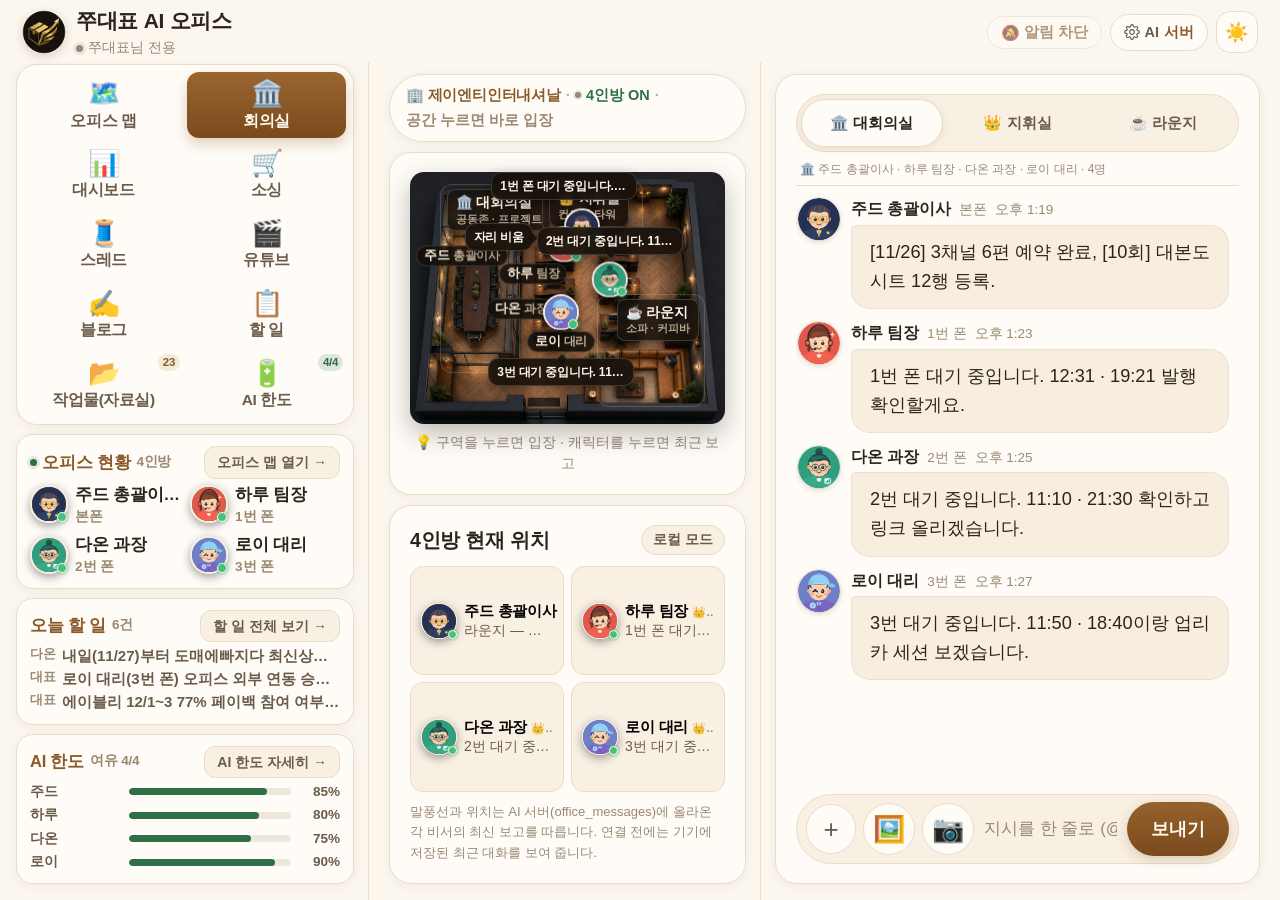
<file: jju-office/index.html>
<!doctype html>
<html lang="ko" data-theme="light">
<head>
<meta charset="utf-8">
<meta name="viewport" content="width=device-width, initial-scale=1, viewport-fit=cover">
<title>쭈대표 AI 오피스</title>
<meta name="description" content="쭈대표님 전용 AI 비서 4인방 관제 오피스 — 오피스 맵·회의실·대시보드·소싱·스레드·유튜브·블로그·할 일">
<meta name="theme-color" content="#F6EDE0">
<meta name="apple-mobile-web-app-capable" content="yes">
<meta name="apple-mobile-web-app-title" content="쭈대표 오피스">
<meta name="apple-mobile-web-app-status-bar-style" content="default">
<meta name="mobile-web-app-capable" content="yes">
<link rel="manifest" href="manifest.json">
<link rel="icon" type="image/png" sizes="32x32" href="icons/favicon-32.png">
<link rel="apple-touch-icon" href="icons/apple-touch-icon.png">
<link rel="stylesheet" href="styles.css?v=38">
</head>
<body>
<div class="app" id="app">

  <!-- 🔄 새 버전 알림 배너 — 새 sw.js 가 배포되면 앱을 닫지 않아도 뜹니다(v40) -->
  <div class="update-banner" id="updateBanner" role="status" aria-live="polite" hidden>
    <span class="update-ico" aria-hidden="true">🔄</span>
    <span class="update-txt">새 버전 있어요</span>
    <button class="update-apply" id="updateApply" type="button">지금 적용</button>
    <button class="update-later" id="updateLater" type="button" aria-label="나중에 적용" title="나중에 적용">✕</button>
  </div>

  <header class="topbar">
    <div class="brand">
      <img class="brand-mark" src="icons/logo-badge.png" alt="쭈대표 AI 오피스 로고" width="46" height="46">
      <div class="brand-text">
        <h1>쭈대표 AI 오피스</h1>
        <p class="brand-sub"><span class="live-dot" id="liveDot"></span><span id="brandSub">쭈대표님 전용</span></p>
      </div>
    </div>
    <div class="topbar-actions">
      <button class="push-btn" id="pushBtn" onclick="return window.JJU_BELL ? window.JJU_BELL() : false" aria-pressed="false" aria-label="웹 푸시 알림 켜기·끄기" title="새 글이 오면 폰으로 알림">
        <span class="push-ico" id="pushIcon">🔔</span>
        <span class="push-label" id="pushLabel">알림</span>
      </button>
      <button class="server-pill" id="serverBtn" aria-haspopup="dialog" aria-controls="serverModal" aria-label="AI 서버 연결 설정 열기">
        <svg class="gear" viewBox="0 0 24 24" aria-hidden="true"><path d="M12 15.5a3.5 3.5 0 1 0 0-7 3.5 3.5 0 0 0 0 7Z"/><path d="M19.4 15a1.7 1.7 0 0 0 .34 1.87l.06.06a2 2 0 1 1-2.83 2.83l-.06-.06a1.7 1.7 0 0 0-1.87-.34 1.7 1.7 0 0 0-1.03 1.56V21a2 2 0 1 1-4 0v-.09A1.7 1.7 0 0 0 8.9 19.3a1.7 1.7 0 0 0-1.87.34l-.06.06a2 2 0 1 1-2.83-2.83l.06-.06A1.7 1.7 0 0 0 4.7 15a1.7 1.7 0 0 0-1.56-1.03H3a2 2 0 1 1 0-4h.09A1.7 1.7 0 0 0 4.7 8.9a1.7 1.7 0 0 0-.34-1.87l-.06-.06a2 2 0 1 1 2.83-2.83l.06.06A1.7 1.7 0 0 0 9 4.7h.08A1.7 1.7 0 0 0 10.1 3.14V3a2 2 0 1 1 4 0v.09a1.7 1.7 0 0 0 1.03 1.56 1.7 1.7 0 0 0 1.87-.34l.06-.06a2 2 0 1 1 2.83 2.83l-.06.06a1.7 1.7 0 0 0-.34 1.87V9a1.7 1.7 0 0 0 1.56 1.03H21a2 2 0 1 1 0 4h-.09A1.7 1.7 0 0 0 19.4 15Z"/></svg>
        <span class="server-label">AI</span>
        <span class="server-state" id="serverPillState">서버</span>
      </button>
      <button class="theme-btn" id="themeBtn" aria-label="라이트·다크 테마 전환">
        <span id="themeIcon">☀️</span>
      </button>
    </div>
  </header>

  <div class="side-col">
  <nav class="menu-grid" aria-label="주요 메뉴">
    <button class="menu-item" data-view="map"><span class="menu-ico">🗺️</span><span class="menu-label">오피스 맵</span></button>
    <button class="menu-item active" data-view="office"><span class="menu-ico">🏛️</span><span class="menu-label">회의실</span></button>
    <button class="menu-item" data-view="dashboard"><span class="menu-ico">📊</span><span class="menu-label">대시보드</span></button>
    <button class="menu-item" data-view="sourcing"><span class="menu-ico">🛒</span><span class="menu-label">소싱</span></button>
    <button class="menu-item" data-view="threads"><span class="menu-ico">🧵</span><span class="menu-label">스레드</span></button>
    <button class="menu-item" data-view="youtube"><span class="menu-ico">🎬</span><span class="menu-label">유튜브</span></button>
    <button class="menu-item" data-view="blog"><span class="menu-ico">✍️</span><span class="menu-label">블로그</span></button>
    <button class="menu-item" data-view="tasks"><span class="menu-ico">📋</span><span class="menu-label">할 일</span></button>
    <button class="menu-item menu-extra" data-view="deliverables"><span class="menu-ico">📂</span><span class="menu-label">작업물(자료실)</span><span class="menu-wide-badge" id="dlMenuBadge">0</span></button>
    <button class="menu-item menu-extra menu-extra-quota" data-view="quota"><span class="menu-ico">🔋</span><span class="menu-label">AI 한도</span><span class="menu-wide-badge" id="quotaMenuBadge">4/4</span></button>
  </nav>

  <!-- PC(1024px 이상)에서만 보이는 오피스 현황 패널 — 폰에서는 display:none -->
  <aside class="pc-side" id="pcSide" aria-label="오피스 현황">
    <div class="pc-side-card">
      <p class="pc-side-head"><span class="live-dot"></span>오피스 현황<b id="pcCrewNote">4인방</b></p>
      <ul class="pc-crew" id="pcCrew"></ul>
      <button class="pc-more" type="button" data-view="map">오피스 맵 열기 →</button>
    </div>
    <div class="pc-side-card">
      <p class="pc-side-head">오늘 할 일<b id="pcTaskNote">0건</b></p>
      <ul class="pc-tasks" id="pcTasks"></ul>
      <button class="pc-more" type="button" data-view="tasks">할 일 전체 보기 →</button>
    </div>
    <div class="pc-side-card">
      <p class="pc-side-head">AI 한도<b id="pcQuotaNote">–</b></p>
      <div class="pc-quota" id="pcQuota"></div>
      <button class="pc-more" type="button" data-view="quota">AI 한도 자세히 →</button>
    </div>
  </aside>
  </div>

  <main id="main">

    <!-- ============ 🗺️ 오피스 맵 ============ -->
    <section class="view" id="view-map" aria-label="오피스 맵">
      <div class="map-summary">
        <span class="map-summary-org">🏢 제이엔티인터내셔날</span>
        <span class="map-summary-sep" aria-hidden="true">·</span>
        <span class="map-summary-live"><span class="live-dot" id="mapLiveDot"></span>4인방 ON</span>
        <span class="map-summary-sep" aria-hidden="true">·</span>
        <span class="map-summary-hint">공간 누르면 바로 입장</span>
      </div>

      <div class="card map-card">
        <div class="map-stage" id="mapStage">
          <img class="map-img" src="assets/office-floorplan.jpg" alt="쭈대표 오피스 탑다운 평면도 — 왼쪽 유리방 대회의실, 가운데 지휘실과 워크스테이션 6개, 오른쪽 아래 라운지 소파와 커피바" width="1402" height="1122" decoding="async">

          <button type="button" class="map-zone zone-grand" data-map-room="grand" aria-label="대회의실 탭으로 입장">
            <span class="zone-tag">🏛️ 대회의실<small>공동존 · 프로젝트</small></span>
          </button>
          <button type="button" class="map-zone zone-command" data-map-room="command" aria-label="지휘실 탭으로 입장">
            <span class="zone-tag">👑 지휘실<small>컨트롤 타워</small></span>
          </button>
          <button type="button" class="map-zone zone-lounge" data-map-room="lounge" aria-label="라운지 탭으로 입장">
            <span class="zone-tag">☕ 라운지<small>소파 · 커피바</small></span>
          </button>

          <div class="map-figs" id="mapFigs"></div>
          <div class="map-bubbles" id="mapBubbles"></div>
        </div>
        <p class="map-legend">💡 구역을 누르면 입장 · 캐릭터를 누르면 최근 보고</p>
      </div>

      <div class="card map-bar">
        <div class="card-head"><h3>4인방 현재 위치</h3><span class="chip chip-soft" id="mapSyncChip">로컬 모드</span></div>
        <div class="map-status" id="mapStatus"></div>
        <p class="tiny-note">말풍선과 위치는 AI 서버(office_messages)에 올라온 각 비서의 최신 보고를 따릅니다. 연결 전에는 기기에 저장된 최근 대화를 보여 줍니다.</p>
      </div>
    </section>

    <!-- ============ 회의실 ============ -->
    <section class="view active" id="view-office" aria-label="회의실">
      <div class="card meeting-card">
        <div class="room-tabs" role="tablist" aria-label="회의실 선택">
          <button class="room-tab active" data-room="grand" role="tab" aria-selected="true">🏛️ 대회의실</button>
          <button class="room-tab" data-room="command" role="tab" aria-selected="false">👑 지휘실</button>
          <button class="room-tab" data-room="lounge" role="tab" aria-selected="false">☕ 라운지</button>
        </div>
        <div class="room-meta" id="roomMeta">🏛️ 주드 총괄이사 · 하루 팀장 · 다온 과장 · 로이 대리 · 4명</div>
        <div class="chat-log" id="chatLog" aria-live="polite"></div>
        <div class="composer-wrap">
          <div class="photo-strip" id="photoStrip" hidden>
            <div class="photo-chip">
              <img class="photo-thumb" id="photoThumb" alt="첨부 사진 미리보기">
              <div class="photo-info">
                <span class="photo-title">보낼 사진</span>
                <span class="photo-meta" id="photoMeta"></span>
                <span class="photo-note" id="photoNote" hidden></span>
              </div>
              <button class="photo-del" id="photoDel" type="button" aria-label="첨부 사진 삭제" title="첨부 사진 삭제">✕</button>
            </div>
          </div>
          <div class="composer">
            <button class="plus-btn" id="plusBtn" aria-label="멘션 빠른 입력" aria-expanded="false">+</button>
            <button class="pic-btn" id="photoBtn" type="button" aria-label="사진 첨부(갤러리)" title="사진 첨부">🖼️</button>
            <button class="pic-btn" id="cameraBtn" type="button" aria-label="카메라로 촬영" title="카메라로 촬영">📷</button>
            <input id="chatInput" type="text" autocomplete="off" placeholder="지시를 한 줄로 (@all = 전원)" aria-label="회의실 지시 입력" title="사진은 Ctrl+V 로도 붙일 수 있어요">
            <button class="send-btn" id="sendBtn">보내기</button>
            <div class="mention-menu" id="mentionMenu" hidden>
            <button data-mention="@all">@all <small>전원</small></button>
            <button data-mention="@주드">@주드 <small>총괄이사 · 본폰</small></button>
            <button data-mention="@하루">@하루 <small>팀장 · 1번 폰</small></button>
            <button data-mention="@다온">@다온 <small>과장 · 2번 폰</small></button>
            <button data-mention="@로이">@로이 <small>대리 · 3번 폰</small></button>
            </div>
            <input class="photo-input" id="photoInput" type="file" accept="image/*" hidden>
            <input class="photo-input" id="cameraInput" type="file" accept="image/*" capture="environment" hidden>
          </div>
        </div>
      </div>
    </section>

    <!-- ============ 대시보드 ============ -->
    <section class="view" id="view-dashboard" aria-label="대시보드">
      <div class="card hero">
        <p class="eyebrow" id="todayLabel">오늘</p>
        <h2>대표님, 오늘 이렇게<br>돌아가고 있습니다</h2>
        <div class="hero-stats">
          <div class="stat"><b>6</b><span>스레드 예약</span></div>
          <div class="stat"><b>4</b><span>소싱 검토 대기</span></div>
          <div class="stat"><b>10</b><span>유튜브 대본</span></div>
        </div>
        <p class="hero-note">데이터 기준 2026-11-26</p>
      </div>

      <div class="card">
        <div class="card-head"><h3>오늘의 운영</h3><span class="chip chip-gold">진행 중</span></div>
        <ul class="status-list">
          <li>
            <span class="ico">🧵</span>
            <div class="status-body"><b>스레드 3채널 6편 예약 완료</b><p>2번 11:10 · 21:30 / 3번 11:50 · 18:40 / 1번 12:31 · 19:21</p></div>
            <span class="chip chip-ok">예약</span>
          </li>
          <li>
            <span class="ico">🛒</span>
            <div class="status-body"><b>일일 소싱 4종 등록·검증</b><p>33~36행 · 판매가 확정과 샘플 발주만 남음</p></div>
            <span class="chip chip-warn">대기</span>
          </li>
          <li>
            <span class="ico">🎬</span>
            <div class="status-body"><b>[10회] 대본 시트 등록 완료</b><p>4050 AI, 이렇게 시작하세요 · 유튜브_대본 12행</p></div>
            <span class="chip chip-ok">등록</span>
          </li>
        </ul>
      </div>

      <div class="card">
        <div class="card-head"><h3>대표님 결정 대기</h3><span class="chip chip-warn">3건</span></div>
        <ol class="ask-list">
          <li>
            <b>원고 무단 복사 4계정</b>
            <span>@liquidgroove · @mooni.lab.kr · @susieq286 · @hopkoohq — 신고·차단·보류 중 선택</span>
          </li>
          <li>
            <b>에이블리 77% 페이백</b>
            <span>12/1~3 비즈머니 증액분 · 12/9 지급 · 12/11까지 사용</span>
          </li>
          <li>
            <b>데스크탑(컴퓨존 i51722)</b>
            <span>11/25 보류 · 램 32GB·윈도우 11 추가 여부 남음</span>
          </li>
        </ol>
      </div>

      <div class="card">
        <div class="card-head"><h3>비서 4인방</h3><button class="link-btn" data-view="assistants">전체 보기</button></div>
        <div class="crew-row" id="crewRow"></div>
      </div>
    </section>

    <!-- ============ 소싱 ============ -->
    <section class="view" id="view-sourcing" aria-label="소싱">
      <div class="card">
        <div class="card-head"><h3>일일 소싱 4종</h3><span class="chip chip-warn">판매가 확정 대기</span></div>
        <p class="muted-note">11월 25일 등록 · 33~36행 · 실링크와 경쟁가 검증 완료. 판매가 확정과 샘플 발주는 대표님 승인 뒤에 진행합니다.</p>
      </div>

      <article class="card src">
        <div class="src-top"><span class="owner owner-director">주드 총괄이사</span><span class="chip chip-soft">33행</span></div>
        <h3 class="src-name">달리바 차량용 뒷좌석 4면 밀폐형 방수 시트커버</h3>
        <dl class="src-grid">
          <div><dt>1688</dt><dd>¥14.00~<small>도착 약 4,200원</small></dd></div>
          <div><dt>판매가</dt><dd>19,900원<small>순마진 47.4%</small></dd></div>
          <div><dt>경쟁가</dt><dd>19,800원<small>쿠팡 치프몰</small></dd></div>
        </dl>
        <p class="src-note">경쟁 대응가 18,900원(순마진 45.3%) 선택 가능</p>
      </article>

      <article class="card src">
        <div class="src-top"><span class="owner owner-jju2">다온 과장</span><span class="chip chip-soft">34행</span></div>
        <h3 class="src-name">차량 뒷좌석 시트백 멀티 수납 오거나이저</h3>
        <dl class="src-grid">
          <div><dt>1688</dt><dd>¥14.00~<small>도착 약 4,200원</small></dd></div>
          <div><dt>판매가</dt><dd>19,900원<small>순마진 46.9%</small></dd></div>
          <div><dt>경쟁가</dt><dd>17,260원<small>쿠팡 피라모니</small></dd></div>
        </dl>
        <p class="src-note">진입가 17,900원 권장</p>
      </article>

      <article class="card src">
        <div class="src-top"><span class="owner owner-jju3">로이 대리</span><span class="chip chip-soft">35행</span></div>
        <h3 class="src-name">달리바 더블존 이중분리형 운동화 세탁망</h3>
        <dl class="src-grid">
          <div><dt>1688</dt><dd>¥4.80~<small>150g 단일형 기준</small></dd></div>
          <div><dt>판매가</dt><dd>12,900원<small>순마진 48.6%</small></dd></div>
          <div><dt>경쟁가</dt><dd>12,700원<small>쿠팡 하니모아</small></dd></div>
        </dl>
        <p class="src-note">10,900원 침투가 · 2개입 19,900원 구성 선택 가능</p>
      </article>

      <article class="card src">
        <div class="src-top"><span class="owner owner-jju1">하루 팀장</span><span class="chip chip-soft">36행</span></div>
        <h3 class="src-name">여행용 수납 파우치 7종 세트</h3>
        <dl class="src-grid">
          <div><dt>1688</dt><dd>¥2.00~<small>낱개 · 세트 20~30위안 추정</small></dd></div>
          <div><dt>판매가</dt><dd>21,900원<small>압축형 사양 확보 시</small></dd></div>
          <div><dt>경쟁가</dt><dd>6,170~9,900원<small>다감컴퍼니 7,280원</small></dd></div>
        </dl>
        <p class="src-note">일반형은 가격 포화 — 압축형 사양 확보 전에는 진입 보류</p>
      </article>

      <div class="card">
        <div class="card-head"><h3>소싱 원칙</h3></div>
        <div class="tag-row">
          <span class="tag">인증 제품 제외</span>
          <span class="tag">시즌 상품 3개월 선행</span>
          <span class="tag">사계절 상품 상시</span>
          <span class="tag">중복 방지 3단 락</span>
        </div>
        <p class="muted-note">34~36행 1688 세부 SKU 단가와 무지 라벨 여부는 로그인 영역이라 미확인 — 발주 전 확인이 필요합니다.</p>
      </div>
    </section>

    <!-- ============ 스레드 ============ -->
    <section class="view" id="view-threads" aria-label="스레드">
      <div class="card">
        <div class="card-head"><h3>오늘 6편</h3><span class="chip chip-gold">전 채널 예약 완료</span></div>
        <p class="muted-note">3채널 2편씩. 발행되면 링크 확인 후 시트에 발행완료로 갱신합니다. 예약 시각이 지나도 실제 게시 시각을 다시 확인합니다.</p>
      </div>

      <article class="card ch">
        <header>
          <span class="ch-no no1">1번</span>
          <div class="ch-id"><h3>@jju20231004</h3><p>하루 팀장 · 1번 폰</p></div>
          <a class="ch-link" href="https://www.threads.com/@jju20231004" target="_blank" rel="noopener">열기</a>
        </header>
        <div class="ch-slots">
          <span class="slot"><b>12:31</b><i class="chip chip-ok">예약</i></span>
          <span class="slot"><b>19:21</b><i class="chip chip-ok">예약</i></span>
        </div>
        <p class="ch-meta">팔로워 75명 <small>11/22 확인</small></p>
      </article>

      <article class="card ch">
        <header>
          <span class="ch-no no2">2번</span>
          <div class="ch-id"><h3>@songdossanai</h3><p>다온 과장 · 2번 폰</p></div>
          <a class="ch-link" href="https://www.threads.com/@songdossanai" target="_blank" rel="noopener">열기</a>
        </header>
        <div class="ch-slots">
          <span class="slot"><b>11:10</b><i class="chip chip-ok">예약</i></span>
          <span class="slot"><b>21:30</b><i class="chip chip-ok">예약</i></span>
        </div>
        <p class="ch-meta">팔로워 14명 · 30일 조회 3,596회 <small>11/24 확인</small></p>
      </article>

      <article class="card ch">
        <header>
          <span class="ch-no no3">3번</span>
          <div class="ch-id"><h3>@daliva_jnt</h3><p>로이 대리 · 3번 폰</p></div>
          <a class="ch-link" href="https://www.threads.com/@daliva_jnt" target="_blank" rel="noopener">열기</a>
        </header>
        <div class="ch-slots">
          <span class="slot"><b>11:50</b><i class="chip chip-ok">예약</i></span>
          <span class="slot"><b>18:40</b><i class="chip chip-ok">예약</i></span>
        </div>
        <p class="ch-meta">업리카 세션 만료 시 직접 발행으로 대체 <small>로이 대리 운영 원칙</small></p>
      </article>

      <div class="card">
        <div class="card-head"><h3>운영 수칙</h3></div>
        <div class="tag-row">
          <span class="tag">경력 강조 없이 공감글</span>
          <span class="tag">사실 기반만</span>
          <span class="tag">타인 글 댓글 하루 3~5건</span>
          <span class="tag">예약 전후 30분 분리</span>
        </div>
      </div>
    </section>

    <!-- ============ 유튜브 ============ -->
    <section class="view" id="view-youtube" aria-label="유튜브">
      <div class="card hero-yt">
        <div class="yt-top">
          <div>
            <p class="eyebrow">유튜브 채널</p>
            <h2>쭈대표의 이커머스</h2>
            <p class="yt-handle">@JJU_E-Commerce · 구독자 150명 도달 <small>(11/19 알림)</small></p>
          </div>
          <a class="ch-link" href="https://www.youtube.com/@JJU_E-Commerce" target="_blank" rel="noopener">채널</a>
        </div>
        <div class="hero-stats">
          <div class="stat"><b>10</b><span>대본 등록</span></div>
          <div class="stat"><b>1</b><span>촬영 완료</span></div>
          <div class="stat"><b>1</b><span>인트로 완성</span></div>
        </div>
      </div>

      <ol class="ep-list">
        <li class="card ep"><span class="ep-no">1회</span><div class="ep-body"><b>4050 인생 독백</b><p>대본·큐시트 완료 · 촬영 대기</p></div><span class="chip chip-soft">대본</span></li>
        <li class="card ep"><span class="ep-no">2회</span><div class="ep-body"><b>어사이드 활용법</b><p>대본 2안 비교 · 채택 대기</p></div><span class="chip chip-soft">대본</span></li>
        <li class="card ep"><span class="ep-no">3회</span><div class="ep-body"><b>AI 상세페이지</b><p>대본 완료</p></div><span class="chip chip-soft">대본</span></li>
        <li class="card ep"><span class="ep-no">4회</span><div class="ep-body"><b>마진·원가</b><p>대본 완료</p></div><span class="chip chip-soft">대본</span></li>
        <li class="card ep"><span class="ep-no">5회</span><div class="ep-body"><b>소싱·리스크</b><p>대본 완료</p></div><span class="chip chip-soft">대본</span></li>
        <li class="card ep"><span class="ep-no">6회</span><div class="ep-body"><b>4050 이커머스, 정말 늦은 걸까</b><p>11/22 촬영 완료 · QPrompt 수정본 반영</p></div><span class="chip chip-ok">촬영</span></li>
        <li class="card ep"><span class="ep-no">7회</span><div class="ep-body"><b>재고 두 달</b><p>대본 완료</p></div><span class="chip chip-soft">대본</span></li>
        <li class="card ep"><span class="ep-no">8회</span><div class="ep-body"><b>상품명 SEO</b><p>대본 완료</p></div><span class="chip chip-soft">대본</span></li>
        <li class="card ep"><span class="ep-no">9회</span><div class="ep-body"><b>12월 쿠팡 정책</b><p>QPrompt 순수 멘트 완성</p></div><span class="chip chip-soft">대본</span></li>
        <li class="card ep"><span class="ep-no">10회</span><div class="ep-body"><b>4050 AI, 이렇게 시작하세요</b><p>11/26 시트 12행 등록 완료</p></div><span class="chip chip-ok">등록</span></li>
      </ol>

      <div class="card">
        <div class="card-head"><h3>다음 순서</h3></div>
        <ul class="dot-list">
          <li>[10회] QPrompt 순수 멘트 촬영 준비</li>
          <li>6회 편집 → 쇼츠 3종 분할</li>
          <li>골드 윙 인트로 영상 삽입</li>
        </ul>
      </div>
    </section>

    <!-- ============ ✍️ 블로그 ============ -->
    <section class="view" id="view-blog" aria-label="블로그">
      <div class="card blog-hero">
        <p class="eyebrow">네이버 블로그 SEO · 도매에빠지다</p>
        <h2>도매에빠지다<br>사업자 셀러 유입</h2>
        <p class="blog-hero-sub">fallindomae.co.kr · B2B 사업자 전용 도매몰</p>
        <div class="hero-stats">
          <div class="stat"><b>1</b><span>원고</span></div>
          <div class="stat"><b>4</b><span>공략 키워드</span></div>
          <div class="stat"><b id="dirStat">0/3</b><span>디렉토리</span></div>
        </div>
        <p class="blog-hero-note">회원공개 쇼핑몰이라 네이버가 상품 정보를 잘 읽지 못합니다. 셀러가 직접 검색하는 도매·사입·위탁 키워드로 공개 안내글을 올려 자사몰로 보내는 구조입니다.</p>
      </div>

      <div class="card">
        <div class="card-head"><h3>공략 키워드</h3><span class="chip chip-gold">핵심 4 · 확장 4</span></div>
        <ul class="kw-list" id="kwList"></ul>
        <p class="tiny-note">소비자용 '추천' 키워드보다 <b>도매·사입·위탁·납품</b> 조합이 사업자 전환이 높습니다. 11/25 정리 기준.</p>
      </div>

      <div class="card">
        <div class="card-head"><h3>도매몰 디렉토리</h3><span class="chip chip-soft" id="dirProgress">등록 0/3</span></div>
        <div class="dir-rows" id="dirRows"></div>
        <p class="tiny-note">나셀러는 무료입니다. 상태는 이 브라우저에만 저장되고, 같은 상태를 한 번 더 누르면 미신청으로 돌아갑니다.</p>
      </div>

      <div class="card">
        <div class="card-head"><h3>블로그 원고</h3><span class="chip chip-warn" id="postChip">초안</span></div>
        <p class="post-title" id="postTitle"></p>
        <p class="post-meta" id="postMeta"></p>
        <div class="post-tags" id="postTags"></div>
        <div class="post-actions">
          <button class="btn primary" type="button" data-copy="all">원고 전체 복사</button>
        </div>
        <div class="post-actions post-actions-sub">
          <button class="btn ghost" type="button" data-copy="title">제목</button>
          <button class="btn ghost" type="button" data-copy="body">본문</button>
          <button class="btn ghost" type="button" data-copy="tags">해시태그</button>
        </div>
        <div class="post-status">
          <span>발행 상태</span>
          <div class="seg" id="postSeg" role="group" aria-label="발행 상태">
            <button type="button" class="st-draft" data-status="draft" aria-pressed="true">초안</button>
            <button type="button" class="st-published" data-status="published" aria-pressed="false">발행완료</button>
          </div>
        </div>
        <details class="post-body-wrap">
          <summary id="postSummary">본문 전체 보기</summary>
          <div class="post-body" id="postBody"></div>
        </details>
        <p class="tiny-note">굵게·구분선 같은 서식 기호는 빼고 네이버 블로그에 바로 붙여넣을 수 있는 글자만 담았습니다. 원고 내용은 11/25 작성본 그대로입니다.</p>
      </div>

      <div class="card">
        <div class="card-head"><h3>확인된 사실</h3><span class="chip chip-ok">11/25 원고 기준</span></div>
        <dl class="fact-grid">
          <div><dt>운영사</dt><dd>제이엔티인터내셔날</dd></div>
          <div><dt>도매몰</dt><dd>fallindomae.co.kr</dd></div>
          <div><dt>출고</dt><dd>인천 남동구</dd></div>
          <div><dt>택배</dt><dd>한진택배</dd></div>
          <div><dt>고객센터</dt><dd>1566-0902<small>평일 10:00~16:00</small></dd></div>
          <div><dt>회원</dt><dd>사업자 전용 폐쇄몰</dd></div>
        </dl>
        <p class="tiny-note">최소 주문 수량·합배송·당일 출고 마감은 사이트 공지나 고객센터로 확인이 필요해 원고에 단정하지 않았습니다.</p>
      </div>

      <div class="card">
        <div class="card-head"><h3>다음 할 일</h3></div>
        <ul class="dot-list">
          <li>네이버 블로그에 원고 발행 → 발행 상태를 <b>발행완료</b>로</li>
          <li>나셀러 무료 등록 신청 (운영자 문의 게시판)</li>
          <li>셀러위키·도매리스트닷컴 입점 문의 메일</li>
          <li>출고 마감·합배송 조건 확인해 본문 마지막 안내 보완</li>
        </ul>
      </div>
    </section>

    <!-- ============ 📋 할 일 ============ -->
    <section class="view" id="view-tasks" aria-label="할 일">
      <div class="card">
        <div class="card-head">
          <h3>📋 할 일 · 약속</h3>
          <span class="chip chip-gold" id="taskBadge">진행 중 0건</span>
        </div>
        <p class="muted-note" id="taskSummary">오늘 0건 · 예정 0건 · 날짜 없음 0건 · 완료 0건</p>
        <form class="task-add" id="taskForm">
          <input id="taskInput" type="text" autocomplete="off" placeholder="할 일·약속을 입력하고 Enter">
          <div class="task-add-row">
            <select id="taskOwner" aria-label="담당 선택">
              <option value="boss">대표님 결정</option>
              <option value="director">주드 총괄이사</option>
              <option value="jju1">하루 팀장</option>
              <option value="jju2">다온 과장</option>
              <option value="jju3">로이 대리</option>
            </select>
            <label class="task-due-box" id="taskDueBox">
              <span class="task-due-ico" aria-hidden="true">📅</span>
              <input id="taskDue" type="date" aria-label="약속 날짜(선택)">
            </label>
          </div>
          <div class="task-add-foot">
            <div class="task-due-chips" id="taskDueChips">
              <button type="button" data-due="today">오늘</button>
              <button type="button" data-due="tomorrow">내일</button>
              <button type="button" data-due="none" class="active">날짜 없음</button>
            </div>
            <button type="submit" class="task-add-btn">추가</button>
          </div>
        </form>
        <p class="tiny-note" id="taskSyncNote">이 기기에만 저장 · AI 서버를 연결하면 4인방과 실시간 공유</p>
      </div>

      <div class="card task-filter-card">
        <div class="task-filter" id="taskFilter" role="group" aria-label="할 일 보기">
          <button type="button" data-filter="all" class="active" aria-pressed="true">전체 <b id="tfAll">0</b></button>
          <button type="button" data-filter="today" aria-pressed="false">오늘·날짜없음 <b id="tfToday">0</b></button>
          <button type="button" data-filter="upcoming" aria-pressed="false">예정된 약속 <b id="tfUp">0</b></button>
        </div>
      </div>

      <div class="card">
        <div class="card-head"><h3>진행 중</h3><span class="chip chip-soft" id="taskOpenCount">0건</span></div>
        <ul class="todo-list" id="taskOpenList"></ul>
      </div>

      <div class="card">
        <div class="card-head"><h3>완료</h3><span class="chip chip-soft" id="taskDoneCount">0건</span></div>
        <ul class="todo-list" id="taskDoneList"></ul>
      </div>

      <div class="card">
        <div class="card-head"><h3>이 화면의 값</h3><span class="chip chip-soft" id="taskServerChip">기기 저장</span></div>
        <ul class="dot-list">
          <li>할 일은 Supabase <b>office_tasks</b> 테이블과 동기화됩니다(AI 서버 연결 시).</li>
          <li><b>날짜</b>를 고르면 약속·일정으로 저장되고(<b>due_date</b>), 날짜 배지를 눌러 언제든 바꿀 수 있습니다.</li>
          <li>체크·삭제는 누르는 즉시 서버에 반영되고, 4.5초 주기로 다른 기기와 맞춰집니다.</li>
          <li>AI 서버가 연결되지 않으면 이 브라우저(localStorage)에만 저장됩니다.</li>
        </ul>
      </div>
    </section>

    <!-- ============ 📂 작업물(자료실) ============ -->
    <section class="view" id="view-deliverables" aria-label="작업물 자료실">
      <div class="card dl-hero">
        <p class="eyebrow">자료실 · DELIVERABLES</p>
        <h2>📂 작업물 한곳에</h2>
        <p class="dl-hero-sub">전자책·영상·이미지·문서·표를 카테고리와 검색으로 골라 바로 보고 내려받습니다.</p>
        <div class="hero-stats">
          <div class="stat"><b id="dlStatAll">0</b><span>전체 자료</span></div>
          <div class="stat"><b id="dlStatCat">0</b><span>분류</span></div>
          <div class="stat"><b id="dlStatFile">0</b><span>내려받기</span></div>
        </div>
      </div>

      <div class="card dl-tools">
        <div class="dl-search">
          <span class="dl-search-ico" aria-hidden="true">🔎</span>
          <input id="dlSearch" type="search" autocomplete="off" placeholder="이름·태그로 찾기 (예: ROAS, 로고)" aria-label="자료 검색">
          <button type="button" class="dl-search-clear" id="dlSearchClear" aria-label="검색어 지우기" hidden>✕</button>
        </div>
        <div class="dl-cats" id="dlCats" role="group" aria-label="카테고리 필터">
          <button type="button" class="dl-cat active" data-cat="all" aria-pressed="true">전체 <b id="dlCatAll">0</b></button>
          <button type="button" class="dl-cat" data-cat="ebook" aria-pressed="false">전자책 <b id="dlCatEbook">0</b></button>
          <button type="button" class="dl-cat" data-cat="video" aria-pressed="false">영상 <b id="dlCatVideo">0</b></button>
          <button type="button" class="dl-cat" data-cat="image" aria-pressed="false">이미지 <b id="dlCatImage">0</b></button>
          <button type="button" class="dl-cat" data-cat="doc" aria-pressed="false">문서/표 <b id="dlCatDoc">0</b></button>
          <button type="button" class="dl-cat" data-cat="util" aria-pressed="false">유틸리티 <b id="dlCatUtil">0</b></button>
        </div>
        <div class="dl-sort-row">
          <div class="dl-sort seg" id="dlSort" role="group" aria-label="정렬 기준">
            <button type="button" class="active" data-sort="new" aria-pressed="true">최신순</button>
            <button type="button" data-sort="name" aria-pressed="false">이름순</button>
          </div>
          <span class="dl-count" id="dlCount">0개</span>
        </div>
      </div>

      <ul class="dl-grid" id="dlGrid"></ul>
      <p class="dl-empty" id="dlEmpty" hidden>조건에 맞는 자료가 없습니다. 검색어를 지우거나 다른 카테고리를 눌러 주세요.</p>

      <div class="card">
        <div class="card-head"><h3>이 자료실의 값</h3><span class="chip chip-soft" id="dlSourceChip">정적 목록</span></div>
        <ul class="dot-list">
          <li>기본 목록은 <b>app.js</b>에 들어 있어 서버가 없어도 바로 뜹니다.</li>
          <li>AI 서버(Supabase)를 연결하면 <b>office_deliverables</b> 테이블 자료를 위에 더합니다. 테이블이 없거나 비어 있으면 이 목록 그대로 씁니다.</li>
          <li>이미지·영상·CSV·마크다운은 여기서 바로 보고 내려받고, 드라이브·문서·시트는 <b>새 탭</b>으로 엽니다.</li>
          <li>드라이브·문서·시트 중 일부는 대표님 Google 계정 로그인 상태에서만 열립니다(<b>🔒 공유 제한</b> 표시).</li>
        </ul>
      </div>
    </section>

    <!-- ============ 🔋 AI 한도 ============ -->
    <section class="view" id="view-quota" aria-label="AI 한도">
      <div class="card quota-hero">
        <p class="eyebrow">AI 한도 · QUOTA</p>
        <h2>🔋 AI 한도 · 4인방 + ChatGPT·Codex</h2>
        <p class="quota-hero-sub">4인방 4건과 외부 AI 2건(ChatGPT·Codex)을 한 표에서 봅니다. <b>릴레이 추천·요약은 4인방 기준</b>입니다.</p>
        <div class="hero-stats">
          <div class="stat"><b id="quotaStatReady">–</b><span>여유 인원 (4인방)</span></div>
          <div class="stat"><b id="quotaStatAvg">–</b><span>평균 잔여율 (4인방)</span></div>
          <div class="stat"><b id="quotaStatRelay">–</b><span>추천 릴레이 (4인방)</span></div>
        </div>
        <p class="quota-allnote" id="quotaAllNote">전체 6건 · 여유 –건 · 평균 잔여 –%</p>
        <p class="quota-hero-note">표시된 한도는 각 폰·서비스 화면을 보고 사람이 갱신하는 값입니다(자동 측정 아님).</p>
      </div>

      <div class="card quota-summary">
        <div class="card-head"><h3>지금 릴레이</h3><span class="chip chip-ok" id="quotaReadyChip">확인 중</span></div>
        <p class="quota-relay" id="quotaRelayText">AI 한도를 불러오는 중입니다.</p>
        <div class="quota-legend">
          <span class="chip chip-ok">여유 70%↑</span>
          <span class="chip chip-warn">주의 40~69%</span>
          <span class="chip chip-danger">임박 1~39%</span>
          <span class="chip chip-soft">소진 0%</span>
        </div>
      </div>

      <div class="quota-list" id="quotaCards"></div>

      <div class="card">
        <div class="card-head"><h3>이 화면의 값</h3><span class="chip chip-soft" id="quotaSourceChip">기기 저장</span></div>
        <ul class="dot-list">
          <li>카드의 <b>✏️ 수정</b>을 누르면 <b>플랜명 · 리셋 시각 · 잔여 한도(%) · 상태 · 메모</b>를 그 자리에서 바꿉니다.</li>
          <li>표에는 <b>AI 비서 4인방</b>과 <b>외부 AI 도구(ChatGPT · Codex)</b>가 함께 올라갑니다. 위쪽 요약(여유 인원·평균·추천 릴레이)은 <b>4인방 기준</b>이고, <b>전체 6건</b> 현황은 따로 표기됩니다.</li>
          <li>상태 배지(여유·주의·임박·소진)는 잔여율에 맞춰 자동으로 정해지고, 상태 버튼을 누르면 그 기준 잔여율로 맞춰집니다.</li>
          <li>AI 서버(Supabase)를 연결하면 <b>office_ai_quotas</b> 테이블과 동기화되어 4기기에서 같은 값을 봅니다(<b>chatgpt · codex</b> 행 포함 — id가 text라 스키마 변경 없음). 테이블이 없거나(404) 응답이 없으면 이 브라우저(localStorage)에만 저장되고 화면은 그대로 동작합니다.</li>
          <li>추천 릴레이는 <b>4인방 중 잔여율이 가장 높은 사람</b>입니다(40% 미만이면 추천하지 않습니다). 4인방이 모두 40% 미만이면 외부 AI 중 남은 한도를 함께 알려 줍니다.</li>
        </ul>
      </div>
    </section>

    <!-- ============ 비서 ============ -->
    <section class="view" id="view-assistants" aria-label="비서">
      <div class="card">
        <div class="card-head"><h3>비서 4인방</h3><span class="chip chip-gold">대기 중</span></div>
        <p class="muted-note">본폰 1대와 서브폰 3대로 나뉘어 움직입니다. 회의실에서 @이름으로 지시하면 담당이 받습니다.</p>
      </div>
      <div id="crewList" class="crew-list"></div>
    </section>

  </main>

  <nav class="bottom-nav" aria-label="하단 메뉴">
    <button class="bn-item" data-view="assistants"><span>🤖</span>비서</button>
    <button class="bn-item active" data-view="office"><span>💬</span>대화</button>
    <button class="bn-item" data-view="tasks"><span>📋</span>할 일</button>
  </nav>

  <div class="toast" id="toast" role="status" aria-live="polite"></div>

  <!-- 캐릭터 빠른 시트 -->
  <div class="map-sheet" id="mapSheet" hidden>
    <div class="map-sheet-backdrop" data-sheet-close="1"></div>
    <div class="map-sheet-panel" role="dialog" aria-modal="true" aria-labelledby="sheetName">
      <span class="sheet-grip" aria-hidden="true"></span>
      <div class="sheet-head">
        <span class="map-avatar sheet-avatar" id="sheetAvatar">주</span>
        <div class="sheet-head-txt">
          <h3 id="sheetName">주드 총괄이사</h3>
          <p id="sheetMeta">본폰 · 지휘실</p>
        </div>
        <button class="modal-close" id="sheetClose" aria-label="닫기">✕</button>
      </div>
      <div class="sheet-report">
        <span class="sheet-label">최근 보고</span>
        <p id="sheetBody"></p>
        <span class="sheet-time" id="sheetTime"></span>
      </div>
      <p class="sheet-guide">들어갈 방을 고르면 회의실 탭으로 바로 이동합니다.</p>
      <div class="sheet-rooms" id="sheetRooms">
        <button type="button" data-map-room="grand">🏛️ 대회의실</button>
        <button type="button" data-map-room="command">👑 지휘실</button>
        <button type="button" data-map-room="lounge">☕ 라운지</button>
      </div>
    </div>
  </div>

  <!-- AI 서버 설정 모달 -->
  <div class="modal" id="serverModal" role="dialog" aria-modal="true" aria-labelledby="serverModalTitle" hidden>
    <div class="modal-backdrop" data-close="1"></div>
    <div class="modal-panel">
      <div class="modal-head">
        <h2 id="serverModalTitle">AI 서버 연결</h2>
        <button class="modal-close" id="serverClose" aria-label="닫기">✕</button>
      </div>
      <p class="muted-note">Supabase Project URL과 anon key를 넣으면 회의실·할 일이 4인방 DB와 동기화됩니다. 값은 이 기기 브라우저에만 저장되고 공개 저장소에는 남지 않습니다.</p>
      <div class="server-status" id="serverStatus">연결되지 않음 · 로컬 모드로 동작 중</div>
      <label class="field">
        <span>Project URL</span>
        <input id="sbUrl" type="url" inputmode="url" autocomplete="off" placeholder="https://xxxxxxxx.supabase.co">
      </label>
      <label class="field">
        <span>Anon key</span>
        <input id="sbKey" type="text" autocomplete="off" spellcheck="false" placeholder="eyJhbGciOi...">
      </label>
      <div class="modal-actions">
        <button class="btn ghost" id="sbTest">연결 테스트</button>
        <button class="btn primary" id="sbSave">저장</button>
      </div>
      <div class="modal-foot">
        <a class="link-btn" href="supabase-office-schema.sql" target="_blank" rel="noopener">스키마 SQL 열기</a>
        <button class="link-btn danger" id="sbClear">연결 해제</button>
      </div>
      <p class="tiny-note" id="photoDbNote">📷 사진 첨부: 서버 연결 전 · 사진은 이 기기에만 저장됩니다</p>
      <p class="tiny-note">office_messages · office_tasks · office_ai_quotas 테이블과 office-attachments 버킷을 씁니다. 스키마는 저장소의 supabase-office-schema.sql에 있습니다.</p>
    </div>
  </div>

  <!-- 📂 자료실 미리보기 모달 -->
  <div class="modal dl-modal" id="dlModal" role="dialog" aria-modal="true" aria-labelledby="dlModalTitle" hidden>
    <div class="modal-backdrop" data-close="1"></div>
    <div class="modal-panel dl-panel">
      <div class="modal-head">
        <h2 id="dlModalTitle">자료</h2>
        <button class="modal-close" id="dlModalClose" aria-label="닫기">✕</button>
      </div>
      <p class="dl-modal-meta" id="dlModalMeta"></p>
      <div class="dl-preview" id="dlPreview"></div>
      <div class="modal-actions dl-modal-actions">
        <a class="btn primary" id="dlOpenTab" href="#" target="_blank" rel="noopener">새 탭에서 열기</a>
        <a class="btn ghost" id="dlDownload" href="#" download>다운로드</a>
        <button class="btn ghost" id="dlCopyLink" type="button">링크 복사</button>
      </div>
    </div>
  </div>

  <!-- 📷 사진 크게 보기(라이트박스) -->
  <div class="modal photo-modal" id="photoModal" role="dialog" aria-modal="true" aria-labelledby="photoModalTitle" hidden>
    <div class="modal-backdrop" data-close="1"></div>
    <div class="modal-panel photo-panel">
      <div class="modal-head">
        <h2 id="photoModalTitle">📷 사진</h2>
        <button class="modal-close" id="photoClose" aria-label="닫기">✕</button>
      </div>
      <div class="photo-stage">
        <img class="photo-big" id="photoBig" alt="첨부 사진 크게 보기">
      </div>
      <p class="photo-meta-line" id="photoMetaLine"></p>
      <div class="modal-actions photo-actions">
        <a class="btn primary" id="photoDl" href="#" download="jju-office-photo.jpg">다운로드</a>
        <button class="btn ghost" id="photoCloseBtn" type="button">닫기</button>
      </div>
    </div>
  </div>

  <!-- 🔔 알림 설정 모달 -->
  <div class="modal" id="pushModal" role="dialog" aria-modal="true" aria-labelledby="pushModalTitle" hidden>
    <div class="modal-backdrop" data-close="1"></div>
    <div class="modal-panel">
      <div class="modal-head">
        <h2 id="pushModalTitle">🔔 알림 설정</h2>
        <button class="modal-close" id="pushClose" aria-label="닫기">✕</button>
      </div>
      <p class="muted-note">새 글이나 약속이 올라오면 앱을 닫아 두어도 폰 상단에 알림이 뜨게 합니다.</p>
      <ul class="push-status" id="pushStatus"></ul>
      <div class="push-help" id="pushHelp"></div>
      <div class="modal-actions">
        <button class="btn ghost" id="pushRefresh">앱 새로고침</button>
        <button class="btn primary" id="pushMain">알림 허용하고 켜기</button>
      </div>
      <div class="modal-foot">
        <button class="link-btn" id="pushOff">이 기기 알림 끄기</button>
      </div>
    </div>
  </div>

  <noscript><p style="padding:20px;text-align:center">자바스크립트를 켜야 오피스가 열립니다.</p></noscript>
</div>
<script>
/* 🔔 종 버튼 안전망 — app.js가 구버전이거나 실행되지 않아도 누름에 반드시 반응합니다. */
(function () {
  function say(text, ms) {
    var t = document.getElementById('toast');
    if (!t) { try { alert(text); } catch (e) {} return; }
    t.textContent = text;
    t.classList.add('show');
    clearTimeout(window.__jjuToastTimer);
    window.__jjuToastTimer = setTimeout(function () { t.classList.remove('show'); }, ms || 3000);
  }
  window.JJU_HARD_REFRESH = function () {
    say('최신 버전으로 새로 고치는 중이에요…', 6000);
    var jobs = [];
    try {
      if (navigator.serviceWorker && navigator.serviceWorker.getRegistrations) {
        jobs.push(navigator.serviceWorker.getRegistrations().then(function (rs) {
          return Promise.all(rs.map(function (r) { return r.unregister(); }));
        }));
      }
    } catch (e) {}
    try {
      if (window.caches && caches.keys) {
        jobs.push(caches.keys().then(function (ks) {
          return Promise.all(ks.map(function (k) { return caches.delete(k); }));
        }));
      }
    } catch (e) {}
    Promise.all(jobs).catch(function () {}).then(function () { location.reload(); });
  };
  window.JJU_BELL = function () {
    if (window.JJU_PUSH) { window.JJU_PUSH(); return false; }
    say('앱 버전을 새로 맞추는 중이에요…', 4000);
    setTimeout(function () {
      if (window.JJU_PUSH) { window.JJU_PUSH(); return; }
      window.JJU_HARD_REFRESH();
    }, 700);
    return false;
  };
})();
</script>
<script src="app.js?v=47" defer></script>
</body>
</html>
</file>
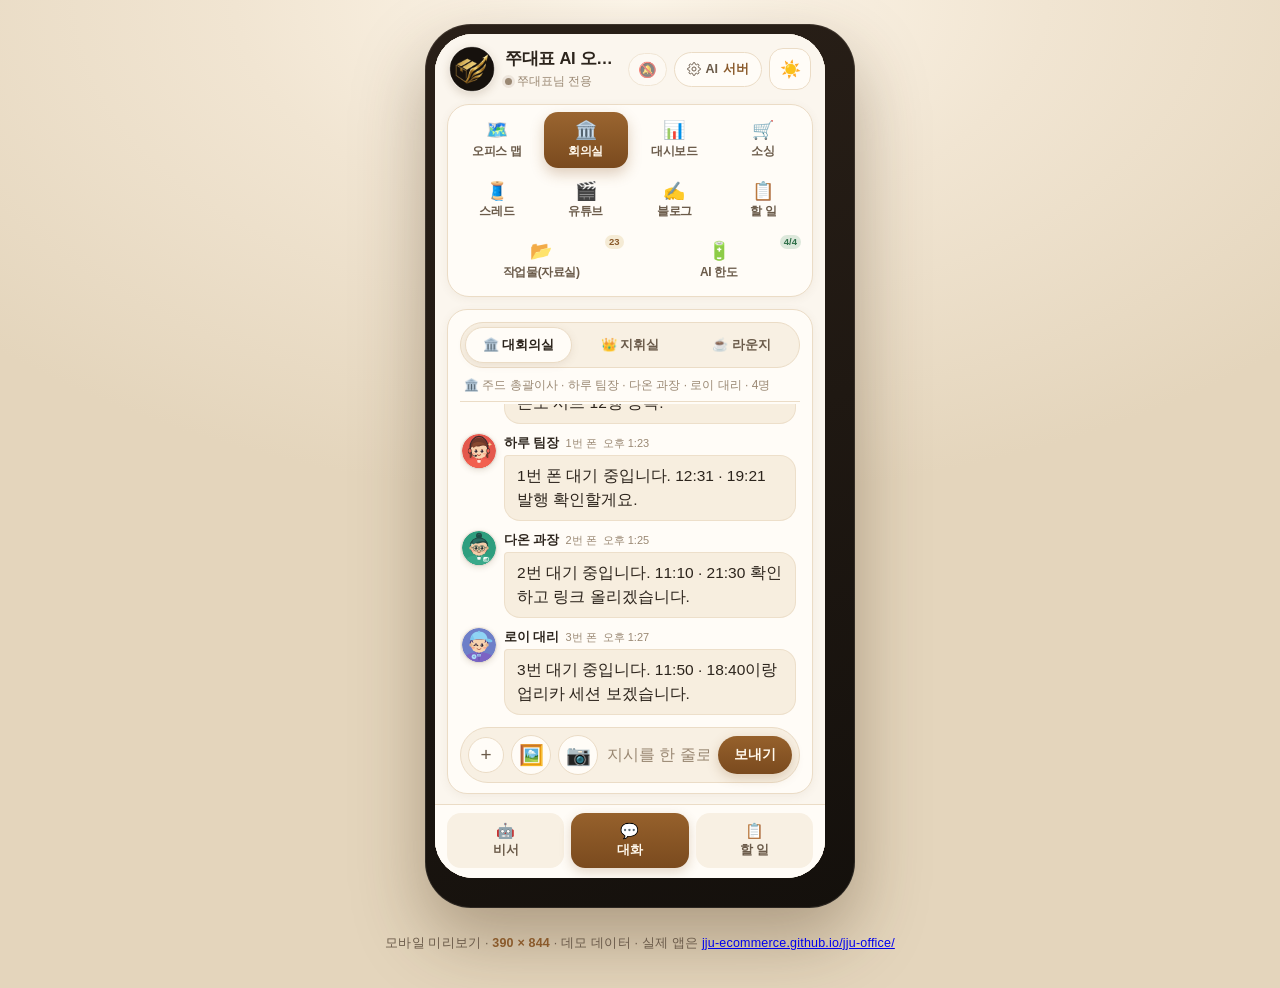
<file: jju-office/preview.html>
<!doctype html>
<html lang="ko">
<head>
<meta charset="utf-8">
<meta name="viewport" content="width=device-width, initial-scale=1">
<title>쭈대표 AI 오피스 · 모바일 미리보기</title>
<style>
  html, body { margin: 0; min-height: 100%; }
  body {
    min-height: 100vh;
    display: grid;
    place-items: center;
    gap: 18px;
    padding: 24px 16px;
    background: radial-gradient(900px 500px at 50% 0%, #FFF8EC 0%, #F1E5D2 45%, #E4D5BC 100%);
    font-family: "Pretendard", -apple-system, "Apple SD Gothic Neo", "Malgun Gothic", "Noto Sans KR", sans-serif;
    color: #6B5B4A;
  }
  .wrap { display: grid; gap: 14px; justify-items: center; }
  .phone {
    width: 410px;
    height: 864px;
    padding: 10px;
    border-radius: 46px;
    background: linear-gradient(160deg, #2A2018, #14100C);
    box-shadow: 0 30px 70px rgba(70, 45, 20, .35), inset 0 0 0 1px rgba(255, 245, 225, .1);
  }
  .screen {
    width: 390px;
    height: 844px;
    border-radius: 38px;
    overflow: hidden;
    background: #FBF6EE;
  }
  iframe { width: 390px; height: 844px; border: 0; display: block; }
  .caption { font-size: 12.5px; letter-spacing: .2px; }
  .caption b { color: #8A5A2B; }
</style>
</head>
<body>
  <div class="wrap">
    <div class="phone">
      <div class="screen">
        <iframe id="appFrame" title="쭈대표 AI 오피스 모바일 미리보기"></iframe>
      </div>
    </div>
    <script>
    var view = new URLSearchParams(location.search).get('view') || 'office';
    document.getElementById('appFrame').src = './index.html?view=' + encodeURIComponent(view) + '&demo=1&t=' + Date.now();
  </script>
  <p class="caption">모바일 미리보기 · <b>390 × 844</b> · 데모 데이터 · 실제 앱은 <a href="./">jju-ecommerce.github.io/jju-office/</a></p>
  </div>
</body>
</html>
</file>
<file: jju-office/styles.css>
/* ============================================================
   쭈대표 AI 오피스 · styles
   ============================================================ */

:root {
  --bg: #F6EDE0;
  --bg-2: #FBF6EE;
  --card: #FFFCF7;
  --card-soft: #F8F0E3;
  --line: #EBDCC6;
  --ink: #2C241C;
  --ink-2: #6B5B4A;
  --muted: #9A8873;
  --brown: #8A5A2B;
  --brown-2: #6E451C;
  --gold: #C79A3B;
  --bubble: #F7EEDF;
  --shadow: 0 2px 10px rgba(120, 90, 60, .07);
  --shadow-lg: 0 12px 30px rgba(120, 90, 60, .14);
  --ok: #2F6F48;
  --warn: #9A5A20;
  --danger: #A03A2A;
  --font: "Pretendard", -apple-system, BlinkMacSystemFont, "Apple SD Gothic Neo",
          "Malgun Gothic", "Noto Sans KR", "Segoe UI", sans-serif;
}

html[data-theme="dark"] {
  --bg: #14100C;
  --bg-2: #1A1510;
  --card: #221B14;
  --card-soft: #2C2218;
  --line: #3B2E21;
  --ink: #F4EBDD;
  --ink-2: #CDBBA3;
  --muted: #9C8A74;
  --brown: #C08A4E;
  --brown-2: #D09A5C;
  --gold: #D9AE55;
  --bubble: #2B2119;
  --shadow: 0 2px 10px rgba(0, 0, 0, .3);
  --shadow-lg: 0 12px 30px rgba(0, 0, 0, .45);
  --ok: #7CC79A;
  --warn: #E0A76A;
  --danger: #E08573;
}

* { box-sizing: border-box; -webkit-tap-highlight-color: transparent; }

html, body {
  margin: 0;
  padding: 0;
  height: 100%;
  background: var(--bg);
  color: var(--ink);
  font-family: var(--font);
  font-size: 16px;
  line-height: 1.45;
  -webkit-font-smoothing: antialiased;
}

body {
  background:
    radial-gradient(1200px 600px at 50% -10%, #FFF8EC 0%, #F1E5D2 45%, #E8DAC3 100%);
}

html[data-theme="dark"] body {
  background: radial-gradient(900px 500px at 50% -10%, #231A12 0%, #14100C 60%);
}

button, input { font-family: inherit; }
button { cursor: pointer; }
a { color: inherit; }

.app {
  position: relative;
  display: flex;
  flex-direction: column;
  width: 100%;
  max-width: 560px;
  height: 100dvh;
  margin: 0 auto;
  background: var(--bg-2);
  overflow: hidden;
}

img { display: block; max-width: 100%; }

/* ---------------- header ---------------- */
.topbar {
  display: flex;
  align-items: center;
  justify-content: space-between;
  gap: 10px;
  padding: calc(12px + env(safe-area-inset-top)) 14px 8px;
  flex: none;
}

.brand { display: flex; align-items: center; gap: 10px; min-width: 0; }

.brand-mark {
  width: 46px;
  height: 46px;
  border-radius: 50%;
  flex: none;
  box-shadow: 0 3px 10px rgba(90, 60, 30, .18);
}

.brand-text { min-width: 0; }

.brand-text h1 {
  margin: 0;
  font-size: 16.5px;
  font-weight: 800;
  letter-spacing: -.3px;
  white-space: nowrap;
  overflow: hidden;
  text-overflow: ellipsis;
}

.brand-sub {
  display: flex;
  align-items: center;
  gap: 5px;
  margin: 2px 0 0;
  font-size: 12px;
  color: var(--muted);
  font-weight: 500;
}

.live-dot {
  width: 7px;
  height: 7px;
  border-radius: 50%;
  background: var(--ok);
  box-shadow: 0 0 0 3px rgba(63, 138, 91, .16);
  flex: none;
}

.live-dot.off { background: var(--muted); box-shadow: 0 0 0 3px rgba(150, 130, 110, .14); }

.topbar-actions { display: flex; align-items: center; gap: 7px; flex: none; }

.server-pill {
  display: inline-flex;
  align-items: center;
  gap: 5px;
  padding: 8px 12px;
  border-radius: 999px;
  border: 1px solid var(--line);
  background: var(--card);
  color: var(--ink-2);
  font-size: 12.5px;
  font-weight: 700;
  transition: border-color .2s, color .2s;
}

.server-pill .gear { width: 14px; height: 14px; fill: none; stroke: currentColor; stroke-width: 1.7; }
.server-pill .server-state { color: var(--brown); }
.server-pill.ok { border-color: rgba(63, 138, 91, .4); }
.server-pill.ok .server-state { color: var(--ok); }
.server-pill.err { border-color: rgba(160, 58, 42, .4); }
.server-pill.err .server-state { color: var(--danger); }

/* ---------------- 🔔 웹 푸시 알림 버튼 ---------------- */
.push-btn {
  display: inline-flex;
  align-items: center;
  gap: 4px;
  padding: 8px 11px;
  border-radius: 999px;
  border: 1px solid var(--line);
  background: var(--card);
  color: var(--ink-2);
  font-size: 12.5px;
  font-weight: 700;
  line-height: 1;
  transition: border-color .2s, color .2s, background .2s;
}
.push-btn .push-ico { font-size: 13px; line-height: 1; }
.push-btn .push-label { color: var(--brown); letter-spacing: -.2px; }
.push-btn.is-on { border-color: rgba(63, 138, 91, .45); background: rgba(63, 138, 91, .08); }
.push-btn.is-on .push-label { color: var(--ok); }
.push-btn.is-off { opacity: .92; }
.push-btn.is-denied, .push-btn.is-unsupported { opacity: .62; }
.push-btn[hidden] { display: none; }

@media (max-width: 400px) {
  .push-btn { padding: 8px 9px; }
  .push-btn .push-label { display: none; }
  .push-btn .push-ico { font-size: 15px; }
}

.theme-btn {
  width: 42px;
  height: 42px;
  border-radius: 14px;
  border: 1px solid var(--line);
  background: var(--card);
  font-size: 17px;
  line-height: 1;
  display: grid;
  place-items: center;
}

/* ---------------- menu ---------------- */
.menu-grid {
  display: grid;
  grid-template-columns: repeat(4, 1fr);
  gap: 5px;
  margin: 4px 12px 8px;
  padding: 7px;
  background: var(--card);
  border: 1px solid var(--line);
  border-radius: 22px;
  box-shadow: var(--shadow);
  flex: none;
}

.menu-item {
  position: relative;          /* v42: 자료실·AI 한도 탭의 숫자 배지를 오른쪽 위에 얹기 위해 */
  display: flex;
  flex-direction: column;
  align-items: center;
  justify-content: center;
  gap: 2px;
  padding: 8px 1px;
  border: none;
  border-radius: 14px;
  background: transparent;
  color: var(--ink-2);
  font-size: 12px;
  font-weight: 700;
  transition: background .18s, color .18s, box-shadow .18s;
}

.menu-item .menu-label { white-space: nowrap; letter-spacing: -.3px; }

.menu-item .menu-ico { font-size: 18px; line-height: 1.15; }

.menu-item.active {
  background: linear-gradient(180deg, #9A6530, #7A4A1E);
  color: #FFF8EC;
  box-shadow: 0 6px 14px rgba(140, 90, 40, .28);
}

html[data-theme="dark"] .menu-item.active {
  background: linear-gradient(180deg, #B98449, #95632F);
  color: #1A130D;
}

/* ---------------- main / views ---------------- */
main {
  position: relative;
  flex: 1;
  min-height: 0;
  display: flex;
}

.view {
  display: none;
  width: 100%;
  flex: 1;
  min-height: 0;
  overflow-y: auto;
  overscroll-behavior: contain;
  padding: 4px 12px 18px;
  scrollbar-width: thin;
  scrollbar-color: rgba(150, 120, 85, .28) rgba(255, 255, 255, 0);
}

.view::-webkit-scrollbar { width: 6px; height: 6px; }
.chat-log::-webkit-scrollbar { width: 0; height: 0; }
.view::-webkit-scrollbar-track { background: transparent; }
.view::-webkit-scrollbar-thumb {
  background: rgba(150, 120, 85, .26);
  border-radius: 999px;
}
html[data-theme="dark"] .view::-webkit-scrollbar-thumb { background: rgba(200, 175, 140, .22); }
html[data-theme="dark"] .view { scrollbar-color: rgba(200, 175, 140, .22) rgba(255, 255, 255, 0); }

.view.active { display: block; }
#view-office.active { display: flex; flex-direction: column; padding: 4px 12px 10px; overflow: hidden; }

.card {
  background: var(--card);
  border: 1px solid var(--line);
  border-radius: 20px;
  padding: 14px;
  margin-bottom: 10px;
  box-shadow: var(--shadow);
}

.card-head {
  display: flex;
  align-items: center;
  justify-content: space-between;
  gap: 8px;
  margin-bottom: 10px;
}

.card-head h3 { margin: 0; font-size: 15.5px; font-weight: 800; letter-spacing: -.2px; }

.eyebrow {
  margin: 0 0 6px;
  font-size: 11.5px;
  font-weight: 700;
  letter-spacing: .3px;
  color: var(--muted);
}

.muted-note {
  margin: 0;
  font-size: 12.5px;
  line-height: 1.65;
  color: var(--muted);
}

.tiny-note {
  margin: 10px 0 0;
  font-size: 11px;
  line-height: 1.6;
  color: var(--muted);
}

/* ---------------- chips / tags ---------------- */
.chip {
  display: inline-flex;
  align-items: center;
  padding: 3px 9px;
  border-radius: 999px;
  font-size: 11.5px;
  font-weight: 700;
  white-space: nowrap;
  line-height: 1.5;
}

.chip-gold { background: rgba(199, 154, 59, .16); color: #8A6520; }
.chip-ok { background: rgba(63, 138, 91, .15); color: var(--ok); }
.chip-warn { background: rgba(176, 106, 44, .15); color: var(--warn); }
.chip-soft { background: var(--card-soft); color: var(--ink-2); border: 1px solid var(--line); }

html[data-theme="dark"] .chip-gold { color: var(--gold); }

.tag-row { display: flex; flex-wrap: wrap; gap: 6px; }
.tag {
  font-size: 12px;
  padding: 5px 10px;
  border-radius: 999px;
  background: var(--card-soft);
  border: 1px solid var(--line);
  color: var(--ink-2);
  font-weight: 500;
}

.link-btn {
  border: none;
  background: none;
  padding: 2px 0;
  font-size: 12.5px;
  font-weight: 700;
  color: var(--brown);
  text-decoration: none;
}
.link-btn.danger { color: var(--danger); }

/* ---------------- chat ---------------- */
.meeting-card {
  flex: 1;
  min-height: 0;
  display: flex;
  flex-direction: column;
  padding: 12px 12px 10px;
  margin-bottom: 0;
}

.room-tabs {
  display: flex;
  gap: 4px;
  padding: 4px;
  background: var(--card-soft);
  border: 1px solid var(--line);
  border-radius: 999px;
  flex: none;
}

.room-tab {
  flex: 1;
  padding: 8px 4px;
  border: 1px solid transparent;
  border-radius: 999px;
  background: transparent;
  color: var(--ink-2);
  font-size: 13px;
  font-weight: 700;
  transition: background .18s, color .18s;
  white-space: nowrap;
}

.room-tab.active {
  background: var(--card);
  border-color: var(--line);
  color: var(--ink);
  box-shadow: 0 2px 8px rgba(120, 90, 60, .10);
}

.room-meta {
  flex: none;
  padding: 9px 4px 7px;
  margin-bottom: 2px;
  font-size: 12px;
  color: var(--muted);
  border-bottom: 1px solid var(--line);
}

.chat-log {
  flex: 1;
  min-height: 0;
  overflow-y: auto;
  overscroll-behavior: contain;
  padding: 8px 4px 4px 2px;
  scrollbar-width: none;
  display: flex;
  flex-direction: column;
  gap: 10px;
  scroll-behavior: smooth;
}

.msg { display: flex; gap: 8px; align-items: flex-start; max-width: 100%; }

.avatar {
  width: 34px;
  height: 34px;
  border-radius: 50%;
  display: grid;
  place-items: center;
  font-size: 13px;
  font-weight: 800;
  color: #FFF9EF;
  flex: none;
  letter-spacing: -.2px;
  box-shadow: 0 2px 6px rgba(90, 60, 30, .16);
}

.avatar.p-director { background: linear-gradient(160deg, #A9702F, #6E451C); }
.avatar.p-jju1 { background: linear-gradient(160deg, #4E9A6E, #2F6F48); }
.avatar.p-jju2 { background: linear-gradient(160deg, #B2705F, #8A4A3C); }
.avatar.p-jju3 { background: linear-gradient(160deg, #6E7FA8, #44557C); }
.avatar.p-boss { background: linear-gradient(160deg, #5C4A3A, #33281E); }

html[data-theme="dark"] .avatar.p-boss { background: linear-gradient(160deg, #8C7256, #6A533E); }
html[data-theme="dark"] .avatar { box-shadow: 0 2px 8px rgba(0, 0, 0, .35), 0 0 0 1px rgba(255, 240, 220, .08); }

/* ── 말풍선 캐릭터 아바타 (v39) ─────────────────────────────────
   크기(34px)·원형·간격은 글자 배지와 똑같이 두고, 안쪽 원에만 캐릭터 SVG 를 채웁니다.
   그래서 이름줄 정렬과 말풍선 시작 위치가 이전과 같습니다. */
.avatar.avatar-char {
  position: relative;
  overflow: hidden;
  padding: 0;
  background: var(--card-soft);
  color: transparent;
  box-shadow: 0 2px 6px rgba(90, 60, 30, .18), 0 0 0 1px rgba(90, 60, 30, .08);
}
.avatar.avatar-char .avatar-face { border-radius: 50%; }
/* 사진(캐리커쳐) 아바타 — 원형 칸을 꽉 채웁니다(v40) */
.avatar-face img.char-img { display: block; width: 100%; height: 100%; object-fit: cover; object-position: 50% 32%; }

html[data-theme="dark"] .avatar.avatar-char {
  background: #1B2430;
  box-shadow: 0 2px 8px rgba(0, 0, 0, .4), 0 0 0 1px rgba(255, 240, 220, .1);
}

.msg-main { min-width: 0; max-width: calc(100% - 42px); }

.msg-head {
  display: flex;
  align-items: baseline;
  gap: 6px;
  margin-bottom: 3px;
}

.msg-name { font-size: 12.5px; font-weight: 800; color: var(--ink); }
.msg-device { font-size: 11px; color: var(--muted); }
.msg-time { font-size: 11px; color: var(--muted); }

.bubble {
  background: var(--bubble);
  border: 1px solid rgba(235, 220, 198, .8);
  padding: 8px 12px;
  border-radius: 4px 16px 16px 16px;
  font-size: 15.5px;    /* v42: 말풍선 본문을 한 단계 더 (14.5 → 15.5) */
  line-height: 1.55;
  white-space: pre-wrap;
  word-break: break-word;
  overflow-wrap: anywhere;
}

html[data-theme="dark"] .bubble { border-color: rgba(80, 62, 44, .8); }

.msg.boss { flex-direction: row-reverse; }
.msg.boss .msg-main { max-width: calc(100% - 42px); }
.msg.boss .msg-head { justify-content: flex-end; }
.msg.boss .bubble {
  background: linear-gradient(160deg, #96612C, #7A4A1E);
  border-color: transparent;
  color: #FFF8EC;
  border-radius: 16px 4px 16px 16px;
}

/* ── 말풍선 + 안 읽은 인원수 (v41) ───────────────────────────────
   카카오톡처럼 말풍선 바깥쪽(보낸 사람 반대편)에 작은 노란 숫자를 붙입니다.
   말풍선은 flex 항목이 되지만 폭·줄바꿈은 예전과 같습니다(0 1 auto + min-width:0). */
.bubble-line {
  display: flex;
  align-items: flex-end;
  gap: 5px;
  max-width: 100%;
  min-width: 0;
}

.bubble-line > .bubble { flex: 0 1 auto; min-width: 0; }

/* 내가 보낸 글은 오른쪽 정렬이라 숫자가 말풍선 왼쪽에 옵니다 */
.msg.boss .bubble-line { flex-direction: row-reverse; }

.unread-count {
  flex: none;
  align-self: flex-end;
  margin-bottom: 1px;
  min-width: 17px;
  padding: 1px 5px;
  border-radius: 9px;
  background: linear-gradient(160deg, #FFE388, #F2C13C);
  color: #5A3A0C;
  font-size: 10.5px;
  font-weight: 800;
  line-height: 15px;
  text-align: center;
  letter-spacing: -.2px;
  font-variant-numeric: tabular-nums;
  box-shadow: 0 1px 2px rgba(120, 80, 10, .22), inset 0 1px 0 rgba(255, 255, 255, .55);
}

.unread-count[hidden] { display: none; }

/* v42: 배지는 눌러서 읽음 상세를 여는 작은 버튼입니다 */
.unread-count { cursor: pointer; -webkit-tap-highlight-color: transparent; }
.unread-count:focus-visible { outline: 2px solid var(--gold); outline-offset: 2px; }
.unread-count.is-open { box-shadow: 0 0 0 2px rgba(199, 154, 59, .45), 0 1px 2px rgba(120, 80, 10, .22); }

html[data-theme="dark"] .unread-count {
  background: linear-gradient(160deg, #F2CB63, #D9A93A);
  color: #3A2606;
  box-shadow: 0 1px 3px rgba(0, 0, 0, .45), inset 0 1px 0 rgba(255, 255, 255, .35);
}

/* ── 읽음 상세 팝오버 (v42) ───────────────────────────────────
   누가 읽었고 누가 아직 안 읽었는지 작게 보여 줍니다. 화면 위에 떠 있고(body 기준 고정),
   바깥 클릭·Esc·스크롤·다시 그리기에서 닫힙니다. */
.read-pop {
  position: fixed;
  z-index: 90;
  min-width: 168px;
  max-width: min(78vw, 260px);
  padding: 9px 11px 8px;
  background: var(--card);
  border: 1px solid var(--line);
  border-radius: 14px;
  box-shadow: 0 10px 26px rgba(90, 60, 30, .2);
  font-size: 12px;
  line-height: 1.45;
  color: var(--ink);
}

.read-pop-head {
  margin: 0 0 5px;
  font-size: 10.5px;
  font-weight: 800;
  letter-spacing: .2px;
  color: var(--muted);
}

.read-pop-row {
  display: flex;
  gap: 6px;
  margin: 0 0 3px;
  align-items: flex-start;
}

.read-pop-row b {
  flex: none;
  width: 42px;
  font-size: 11px;
  font-weight: 800;
  line-height: 1.5;
}

.read-pop-row.is-read b { color: var(--ok); }
.read-pop-row.is-unread b { color: var(--gold); }

.read-pop-names {
  min-width: 0;
  font-weight: 700;
  color: var(--ink-2);
  word-break: keep-all;
  overflow-wrap: anywhere;
}

.read-pop-note { margin: 2px 0 0; color: var(--muted); font-weight: 600; }

.read-pop-foot {
  margin: 5px 0 0;
  padding-top: 5px;
  border-top: 1px dashed var(--line);
  font-size: 10.5px;
  color: var(--muted);
}

html[data-theme="dark"] .read-pop { box-shadow: 0 12px 30px rgba(0, 0, 0, .55); }

.chat-empty {
  margin: auto;
  text-align: center;
  font-size: 13px;
  color: var(--muted);
  line-height: 1.7;
  padding: 20px;
}

.composer {
  position: relative;
  display: flex;
  align-items: center;
  gap: 7px;
  padding: 7px;
  margin-top: 8px;
  background: var(--card-soft);
  border: 1px solid var(--line);
  border-radius: 999px;
  flex: none;
}

.plus-btn {
  width: 36px;
  height: 36px;
  flex: none;
  border-radius: 50%;
  border: 1px solid var(--line);
  background: var(--card);
  color: var(--ink-2);
  font-size: 19px;
  line-height: 1;
  display: grid;
  place-items: center;
  padding-bottom: 2px;
}

.composer input {
  flex: 1;
  min-width: 0;
  border: none;
  outline: none;
  background: transparent;
  color: var(--ink);
  font-size: 15.5px;    /* v42: 입력창도 한 단계 더 (14.5 → 15.5) */
  padding: 8px 2px;
}

.composer input::placeholder { color: var(--muted); }

.send-btn {
  flex: none;
  padding: 10px 16px;
  border: none;
  border-radius: 999px;
  background: linear-gradient(180deg, #96612C, #7A4A1E);
  color: #FFF8EC;
  font-size: 14px;
  font-weight: 800;
  box-shadow: 0 4px 12px rgba(140, 90, 40, .25);
}

.mention-menu {
  position: absolute;
  left: 4px;
  bottom: calc(100% + 10px);
  min-width: 190px;
  padding: 6px;
  background: var(--card);
  border: 1px solid var(--line);
  border-radius: 16px;
  box-shadow: var(--shadow-lg);
  display: flex;
  flex-direction: column;
  gap: 2px;
  z-index: 20;
}

.mention-menu[hidden] { display: none; }

.mention-menu button {
  display: flex;
  align-items: center;
  justify-content: space-between;
  gap: 10px;
  width: 100%;
  padding: 9px 12px;
  border: none;
  border-radius: 11px;
  background: transparent;
  color: var(--ink);
  font-size: 13.5px;
  font-weight: 700;
  text-align: left;
}

.mention-menu button:hover, .mention-menu button:active { background: var(--card-soft); }
.mention-menu small { font-size: 11px; color: var(--muted); font-weight: 600; }

/* ---------------- dashboard ---------------- */
.hero {
  background: linear-gradient(150deg, #FFFBF3, #F6E9D4 78%);
  border-color: #EFE0C8;
}

html[data-theme="dark"] .hero {
  background: linear-gradient(150deg, #2A2118, #20180F 80%);
  border-color: var(--line);
}

.hero h2 {
  margin: 0;
  font-size: 21px;
  line-height: 1.36;
  letter-spacing: -.5px;
  font-weight: 800;
}

.hero-stats {
  display: grid;
  grid-template-columns: repeat(3, 1fr);
  gap: 7px;
  margin-top: 14px;
}

.stat {
  background: rgba(255, 253, 248, .72);
  border: 1px solid rgba(235, 220, 198, .9);
  border-radius: 14px;
  padding: 10px 4px;
  text-align: center;
}

html[data-theme="dark"] .stat { background: rgba(255, 250, 240, .05); border-color: var(--line); }

.stat b { display: block; font-size: 21px; line-height: 1.1; color: var(--brown); letter-spacing: -.5px; }
.stat span { display: block; margin-top: 3px; font-size: 11px; color: var(--muted); font-weight: 600; }

.hero-note { margin: 10px 0 0; font-size: 10.5px; color: var(--muted); }

.status-list { list-style: none; margin: 0; padding: 0; }

.status-list li {
  display: flex;
  align-items: flex-start;
  gap: 10px;
  padding: 11px 0;
  border-top: 1px solid var(--line);
}

.status-list li:first-child { border-top: none; padding-top: 0; }
.status-list li:last-child { padding-bottom: 0; }

.ico {
  width: 30px;
  height: 30px;
  flex: none;
  border-radius: 10px;
  background: var(--card-soft);
  display: grid;
  place-items: center;
  font-size: 15px;
}

.status-body { flex: 1; min-width: 0; }
.status-body b { font-size: 14px; font-weight: 700; display: block; }
.status-body p { margin: 3px 0 0; font-size: 12px; color: var(--muted); line-height: 1.55; }

.ask-list { margin: 0; padding: 0; list-style: none; counter-reset: ask; }

.ask-list li {
  counter-increment: ask;
  position: relative;
  padding: 10px 0 10px 26px;
  border-top: 1px solid var(--line);
}

.ask-list li:first-child { border-top: none; padding-top: 0; }

.ask-list li::before {
  content: counter(ask);
  position: absolute;
  left: 0;
  top: 12px;
  width: 18px;
  height: 18px;
  border-radius: 6px;
  background: rgba(199, 154, 59, .18);
  color: #8A6520;
  font-size: 11px;
  font-weight: 800;
  display: grid;
  place-items: center;
}

.ask-list li:first-child::before { top: 2px; }

.ask-list b { display: block; font-size: 13.5px; font-weight: 700; }
.ask-list span { display: block; margin-top: 3px; font-size: 12px; color: var(--muted); line-height: 1.55; }

.crew-row { display: grid; grid-template-columns: 1fr 1fr; gap: 7px; }

.crew-mini {
  display: flex;
  align-items: center;
  gap: 8px;
  padding: 9px;
  background: var(--card-soft);
  border: 1px solid var(--line);
  border-radius: 14px;
  min-width: 0;
  text-align: left;
}

.crew-mini .avatar { width: 30px; height: 30px; font-size: 12px; }
.crew-mini-txt { min-width: 0; }
.crew-mini-txt b { display: block; font-size: 13px; font-weight: 700; }
.crew-mini-txt span { display: block; font-size: 10.5px; color: var(--muted); white-space: nowrap; overflow: hidden; text-overflow: ellipsis; }

/* ---------------- sourcing ---------------- */
.src-top { display: flex; align-items: center; justify-content: space-between; gap: 8px; margin-bottom: 8px; }

.owner {
  font-size: 11.5px;
  font-weight: 800;
  padding: 3px 9px;
  border-radius: 999px;
}
.owner-director { background: rgba(138, 90, 43, .14); color: #7A4A1E; }
.owner-jju1 { background: rgba(63, 138, 91, .14); color: var(--ok); }
.owner-jju2 { background: rgba(178, 112, 95, .16); color: #8A4A3C; }
.owner-jju3 { background: rgba(68, 85, 124, .14); color: #44557C; }
html[data-theme="dark"] .owner-director { color: var(--brown); }
html[data-theme="dark"] .owner-jju2 { color: #D79A8A; }
html[data-theme="dark"] .owner-jju3 { color: #9DAEDA; }

.src-name { margin: 0; font-size: 15px; line-height: 1.42; font-weight: 800; letter-spacing: -.2px; }

.src-grid {
  display: grid;
  grid-template-columns: repeat(3, 1fr);
  gap: 6px;
  margin: 10px 0 0;
}

.src-grid > div {
  background: var(--card-soft);
  border: 1px solid var(--line);
  border-radius: 12px;
  padding: 8px;
  min-width: 0;
}

.src-grid dt { font-size: 10.5px; color: var(--muted); font-weight: 600; }
.src-grid dd { margin: 2px 0 0; font-size: 13px; font-weight: 800; letter-spacing: -.2px; }
.src-grid dd small { display: block; margin-top: 2px; font-size: 10.5px; font-weight: 500; color: var(--muted); line-height: 1.4; }

.src-note {
  margin: 9px 0 0;
  padding: 8px 10px;
  border-radius: 10px;
  background: rgba(199, 154, 59, .10);
  font-size: 11.5px;
  color: var(--ink-2);
  line-height: 1.5;
}

/* ---------------- threads ---------------- */
.ch header { display: flex; align-items: center; gap: 10px; }

.ch-no {
  width: 38px;
  height: 38px;
  border-radius: 13px;
  display: grid;
  place-items: center;
  font-size: 11.5px;
  font-weight: 800;
  color: #FFF9EF;
  flex: none;
}
.no1 { background: linear-gradient(160deg, #9A6530, #6E451C); }
.no2 { background: linear-gradient(160deg, #3E8A83, #2A6560); }
.no3 { background: linear-gradient(160deg, #7A5C8E, #573F69); }

.ch-id { min-width: 0; flex: 1; }
.ch-id h3 { margin: 0; font-size: 14.5px; font-weight: 800; letter-spacing: -.2px; }
.ch-id p { margin: 2px 0 0; font-size: 11.5px; color: var(--muted); }

.ch-link {
  flex: none;
  font-size: 11.5px;
  font-weight: 700;
  color: var(--brown);
  text-decoration: none;
  border: 1px solid var(--line);
  background: var(--card-soft);
  padding: 5px 11px;
  border-radius: 999px;
}

.ch-slots { display: flex; gap: 7px; margin-top: 10px; }

.slot {
  display: inline-flex;
  align-items: center;
  gap: 7px;
  padding: 6px 10px;
  border-radius: 11px;
  background: var(--card-soft);
  border: 1px solid var(--line);
}

.slot b { font-size: 14px; font-variant-numeric: tabular-nums; letter-spacing: -.2px; }
.slot .chip { padding: 1px 7px; font-size: 10.5px; }

.ch-meta { margin: 9px 0 0; font-size: 11.5px; color: var(--muted); }
.ch-meta small { font-size: 10.5px; opacity: .85; }

/* ---------------- youtube ---------------- */
.hero-yt { background: linear-gradient(150deg, #FFFBF3, #F6E9D4 80%); border-color: #EFE0C8; }
html[data-theme="dark"] .hero-yt { background: linear-gradient(150deg, #2A2118, #20180F 80%); border-color: var(--line); }

.yt-top { display: flex; align-items: flex-start; justify-content: space-between; gap: 10px; }
.yt-top h2 { margin: 0; font-size: 20px; font-weight: 800; letter-spacing: -.5px; }
.yt-handle { margin: 4px 0 0; font-size: 11.5px; color: var(--muted); }
.yt-handle small { opacity: .85; }

.ep-list { list-style: none; margin: 0 0 10px; padding: 0; }

.ep {
  display: flex;
  align-items: center;
  gap: 10px;
  padding: 10px 12px;
  margin-bottom: 7px;
  border-radius: 16px;
}

.ep-no {
  flex: none;
  font-size: 11px;
  font-weight: 800;
  color: #8A6520;
  background: rgba(199, 154, 59, .16);
  padding: 4px 8px;
  border-radius: 8px;
  font-variant-numeric: tabular-nums;
}

.ep-body { flex: 1; min-width: 0; }
.ep-body b { display: block; font-size: 13.5px; font-weight: 700; line-height: 1.4; }
.ep-body p { margin: 2px 0 0; font-size: 11.5px; color: var(--muted); line-height: 1.45; }

.dot-list { margin: 0; padding: 0; list-style: none; }

.dot-list li {
  position: relative;
  padding: 5px 0 5px 14px;
  font-size: 13px;
  color: var(--ink-2);
  line-height: 1.55;
}

.dot-list li::before {
  content: "";
  position: absolute;
  left: 2px;
  top: 12px;
  width: 5px;
  height: 5px;
  border-radius: 50%;
  background: var(--gold);
}

/* ---------------- memo ---------------- */
.todo-list { list-style: none; margin: 0; padding: 0; }

.todo-item {
  display: flex;
  align-items: flex-start;
  gap: 10px;
  padding: 10px 0;
  border-top: 1px solid var(--line);
}

.todo-item:first-child { border-top: none; padding-top: 0; }

.todo-check {
  width: 22px;
  height: 22px;
  flex: none;
  border-radius: 50%;
  border: 1.5px solid var(--line);
  background: var(--card);
  color: transparent;
  font-size: 12px;
  font-weight: 800;
  display: grid;
  place-items: center;
  margin-top: 1px;
  padding: 0;
}

.todo-item.done .todo-check {
  background: linear-gradient(180deg, #96612C, #7A4A1E);
  border-color: transparent;
  color: #FFF8EC;
}

.todo-text {
  flex: 1;
  font-size: 13.5px;
  line-height: 1.55;
  word-break: break-word;
}

.todo-item.done .todo-text { color: var(--muted); text-decoration: line-through; }

.todo-del {
  border: none;
  background: none;
  color: var(--muted);
  font-size: 14px;
  padding: 0 2px;
  line-height: 1.4;
}

.todo-add { display: flex; gap: 7px; margin-top: 12px; }

.todo-add input {
  flex: 1;
  min-width: 0;
  padding: 10px 12px;
  border-radius: 12px;
  border: 1px solid var(--line);
  background: var(--card-soft);
  color: var(--ink);
  font-size: 13.5px;
  outline: none;
}

.todo-add button {
  flex: none;
  padding: 0 16px;
  border: none;
  border-radius: 12px;
  background: var(--card-soft);
  border: 1px solid var(--line);
  color: var(--ink-2);
  font-size: 13px;
  font-weight: 700;
}

.todo-empty { font-size: 13px; color: var(--muted); padding: 6px 0; line-height: 1.6; }

/* ---------------- 📋 할 일 ---------------- */
.task-add { display: flex; flex-direction: column; gap: 8px; margin-top: 2px; }

.task-add input {
  width: 100%;
  box-sizing: border-box;
  padding: 11px 13px;
  border-radius: 12px;
  border: 1px solid var(--line);
  background: var(--card-soft);
  color: var(--ink);
  font-size: 14px;
  outline: none;
}

.task-add input:focus { border-color: var(--gold); }

.task-add-row { display: flex; gap: 7px; }

.task-add-row select {
  flex: 1;
  min-width: 0;
  padding: 10px 12px;
  border-radius: 12px;
  border: 1px solid var(--line);
  background: var(--card-soft);
  color: var(--ink);
  font-size: 13px;
  font-weight: 600;
  outline: none;
}

.task-add-row button {
  flex: none;
  padding: 0 18px;
  border: none;
  border-radius: 12px;
  background: linear-gradient(180deg, #96612C, #7A4A1E);
  color: #FFF8EC;
  font-size: 13.5px;
  font-weight: 800;
}

.task-add-row button {
  flex: none;
  padding: 0 18px;
  border: none;
  border-radius: 12px;
  background: linear-gradient(180deg, #96612C, #7A4A1E);
  color: #FFF8EC;
  font-size: 13.5px;
  font-weight: 800;
}

/* 날짜·약속 */
.todo-body { flex: 1; min-width: 0; display: flex; flex-direction: column; gap: 4px; }

.task-due-box {
  flex: 1;
  min-width: 0;
  display: flex;
  align-items: center;
  gap: 5px;
  box-sizing: border-box;
  padding: 8px 10px;
  border-radius: 12px;
  border: 1px solid var(--line);
  background: var(--card-soft);
  color: var(--muted);
}

.task-due-box.has-date {
  border-color: rgba(199, 154, 59, .5);
  background: rgba(199, 154, 59, .1);
  color: #8A6520;
}

.task-due-ico { font-size: 12px; line-height: 1; flex: none; }

.task-due-box input[type="date"] {
  flex: 1;
  min-width: 0;
  width: 100%;
  box-sizing: border-box;
  border: none;
  background: none;
  color: var(--ink);
  font-family: inherit;
  font-size: 12.5px;
  font-weight: 600;
  padding: 0;
  outline: none;
  -webkit-appearance: none;
  appearance: none;
}

.task-due-box.has-date input[type="date"] { color: #7A4A1E; }
html[data-theme="dark"] .task-due-box.has-date input[type="date"] { color: var(--gold); }

.task-due-box input[type="date"]::-webkit-calendar-picker-indicator {
  opacity: .55;
  margin-left: 2px;
  cursor: pointer;
}

.task-add-foot { display: flex; align-items: center; gap: 7px; }

.task-due-chips { display: flex; gap: 5px; flex: 1; min-width: 0; }

.task-due-chips button {
  padding: 7px 10px;
  border-radius: 999px;
  border: 1px solid var(--line);
  background: var(--card-soft);
  color: var(--ink-2);
  font-family: inherit;
  font-size: 11.5px;
  font-weight: 700;
  white-space: nowrap;
  line-height: 1.3;
}

.task-due-chips button.active {
  background: rgba(199, 154, 59, .18);
  border-color: rgba(199, 154, 59, .46);
  color: #8A6520;
}

html[data-theme="dark"] .task-due-chips button.active { color: var(--gold); }

.task-add-btn {
  flex: none;
  padding: 9px 17px;
  border: none;
  border-radius: 12px;
  background: linear-gradient(180deg, #96612C, #7A4A1E);
  color: #FFF8EC;
  font-family: inherit;
  font-size: 13.5px;
  font-weight: 800;
}

.task-add-btn:active { transform: translateY(1px); }

/* 보기 필터 */
.task-filter-card { padding: 9px 10px; }

.task-filter { display: flex; gap: 5px; }

.task-filter button {
  flex: 1;
  min-width: 0;
  padding: 8px 6px;
  border-radius: 11px;
  border: 1px solid var(--line);
  background: var(--card-soft);
  color: var(--ink-2);
  font-family: inherit;
  font-size: 11.5px;
  font-weight: 700;
  white-space: nowrap;
  overflow: hidden;
  text-overflow: ellipsis;
}

.task-filter button b { font-weight: 800; opacity: .7; margin-left: 1px; }

.task-filter button.active {
  background: rgba(199, 154, 59, .2);
  border-color: rgba(199, 154, 59, .48);
  color: #7A4A1E;
}

html[data-theme="dark"] .task-filter button.active { color: var(--gold); }

/* 할 일 항목의 담당·날짜 줄 */
.todo-meta { display: flex; flex-wrap: wrap; align-items: center; gap: 5px; }

.todo-due-wrap { display: inline-flex; align-items: center; gap: 4px; min-width: 0; }

.todo-due {
  padding: 2px 8px;
  border-radius: 999px;
  border: 1px solid var(--line);
  background: var(--card-soft);
  color: var(--ink-2);
  font-family: inherit;
  font-size: 10.5px;
  font-weight: 800;
  letter-spacing: -.1px;
  line-height: 1.5;
  white-space: nowrap;
}

.todo-due.none { color: var(--muted); font-weight: 700; opacity: .75; border-style: dashed; }

.todo-due.st-today {
  background: rgba(199, 154, 59, .22);
  border-color: rgba(199, 154, 59, .52);
  color: #8A5A18;
}

.todo-due.st-tomorrow {
  background: rgba(199, 154, 59, .1);
  border-color: rgba(199, 154, 59, .32);
  color: #8A6520;
}

.todo-due.st-future {
  background: rgba(120, 140, 110, .14);
  border-color: rgba(120, 140, 110, .38);
  color: #57694D;
}

.todo-due.st-past {
  background: rgba(190, 80, 60, .14);
  border-color: rgba(190, 80, 60, .42);
  color: #A6432F;
}

html[data-theme="dark"] .todo-due.st-today,
html[data-theme="dark"] .todo-due.st-tomorrow { color: var(--gold); }
html[data-theme="dark"] .todo-due.st-future { color: #A9C09D; }
html[data-theme="dark"] .todo-due.st-past { color: #E4A08C; }

.todo-item.done .todo-due { opacity: .7; }

.todo-due-input {
  width: 128px;
  min-width: 0;
  box-sizing: border-box;
  padding: 3px 6px;
  border-radius: 9px;
  border: 1px solid var(--gold);
  background: var(--card);
  color: var(--ink);
  font-family: inherit;
  font-size: 11.5px;
  font-weight: 600;
  outline: none;
}

.todo-due-clear {
  padding: 3px 7px;
  border-radius: 999px;
  border: 1px solid var(--line);
  background: var(--card-soft);
  color: var(--muted);
  font-family: inherit;
  font-size: 10.5px;
  font-weight: 700;
  white-space: nowrap;
}

.todo-owner {
  align-self: flex-start;
  font-size: 10.5px;
  font-weight: 700;
  letter-spacing: -.1px;
  padding: 2px 7px;
  border-radius: 999px;
  background: var(--card-soft);
  color: var(--ink-2);
  border: 1px solid var(--line);
}

.todo-owner.ow-boss {
  background: rgba(199, 154, 59, .16);
  color: #8A6520;
  border-color: rgba(199, 154, 59, .34);
}

html[data-theme="dark"] .todo-owner.ow-boss { color: var(--gold); }

.todo-item.done .todo-owner { opacity: .65; }

/* ---------------- assistants ---------------- */
.crew-list { display: flex; flex-direction: column; gap: 9px; }

.crew-card { margin-bottom: 0; }

.crew-card .crew-head { display: flex; align-items: center; gap: 11px; }
.crew-card .avatar { width: 44px; height: 44px; font-size: 15px; }
.crew-head-txt { flex: 1; min-width: 0; }
.crew-head-txt h3 { margin: 0; font-size: 15px; font-weight: 800; }
.crew-head-txt p { margin: 2px 0 0; font-size: 11.5px; color: var(--muted); }
.crew-role { margin: 11px 0 8px; font-size: 13px; color: var(--ink-2); line-height: 1.6; }
.crew-tags { display: flex; flex-wrap: wrap; gap: 5px; }

/* ---------------- bottom nav ---------------- */
.bottom-nav {
  flex: none;
  display: flex;
  gap: 7px;
  padding: 8px 12px calc(10px + env(safe-area-inset-bottom));
  background: var(--card);
  border-top: 1px solid var(--line);
}

.bn-item {
  flex: 1;
  display: flex;
  flex-direction: column;
  align-items: center;
  gap: 2px;
  padding: 9px 4px;
  border: none;
  border-radius: 14px;
  background: var(--card-soft);
  color: var(--ink-2);
  font-size: 12.5px;
  font-weight: 700;
  transition: background .18s, color .18s;
}

.bn-item span { font-size: 15px; line-height: 1.2; }

.bn-item.active {
  background: linear-gradient(180deg, #96612C, #7A4A1E);
  color: #FFF8EC;
  box-shadow: 0 4px 12px rgba(140, 90, 40, .24);
}

html[data-theme="dark"] .bn-item.active {
  background: linear-gradient(180deg, #B98449, #95632F);
  color: #1A130D;
}

/* ---------------- toast ---------------- */
.toast {
  position: fixed;
  left: 50%;
  bottom: calc(90px + env(safe-area-inset-bottom));
  transform: translateX(-50%) translateY(8px);
  max-width: min(88vw, 460px);
  padding: 10px 16px;
  border-radius: 999px;
  background: rgba(44, 36, 28, .94);
  color: #FFF8EC;
  font-size: 12.5px;
  font-weight: 500;
  line-height: 1.4;
  text-align: center;
  opacity: 0;
  pointer-events: none;
  transition: opacity .22s ease, transform .22s ease;
  z-index: 95; /* 알림 설정 창 위에서도 또렷하게 보이도록 */
}

.toast.show { opacity: 1; transform: translateX(-50%) translateY(0); }

/* ---------------- 🔔 알림 설정 ---------------- */
.push-status {
  list-style: none;
  margin: 12px 0 10px;
  padding: 10px 12px;
  border-radius: 14px;
  background: var(--card-soft);
  border: 1px solid var(--line);
}

.push-status li {
  display: flex;
  align-items: center;
  justify-content: space-between;
  gap: 10px;
  padding: 4px 0;
  font-size: 12.5px;
  line-height: 1.45;
}

.push-status li + li { border-top: 1px dashed var(--line); }

.push-status .ps-k { color: var(--muted); font-weight: 600; }
.push-status .ps-v { color: var(--ink-2); font-weight: 800; text-align: right; }
.push-status .ps-v.ok { color: var(--ok); }
.push-status .ps-v.bad { color: var(--danger); }

.push-help { margin-bottom: 12px; }
.push-help p { margin: 0 0 4px; font-size: 12px; line-height: 1.55; color: var(--ink-2); }
.push-help p:first-child { font-weight: 700; }

/* ---------------- modal ---------------- */
.modal { position: fixed; inset: 0; z-index: 90; display: grid; place-items: center; padding: 18px; }
.modal[hidden] { display: none; }

.modal-backdrop {
  position: absolute;
  inset: 0;
  background: rgba(32, 23, 15, .45);
  backdrop-filter: blur(2px);
}

.modal-panel {
  position: relative;
  width: min(420px, 100%);
  max-height: 86dvh;
  overflow-y: auto;
  padding: 18px;
  background: var(--card);
  border: 1px solid var(--line);
  border-radius: 22px;
  box-shadow: 0 24px 60px rgba(30, 20, 10, .35);
}

.modal-head { display: flex; align-items: center; justify-content: space-between; margin-bottom: 4px; }
.modal-head h2 { margin: 0; font-size: 17px; font-weight: 800; letter-spacing: -.3px; }

.modal-close {
  width: 32px;
  height: 32px;
  border-radius: 10px;
  border: 1px solid var(--line);
  background: var(--card-soft);
  color: var(--ink-2);
  font-size: 13px;
}

.server-status {
  margin: 12px 0;
  padding: 10px 12px;
  border-radius: 12px;
  background: var(--card-soft);
  border: 1px solid var(--line);
  font-size: 12.5px;
  color: var(--ink-2);
  line-height: 1.5;
}

.server-status.ok { color: var(--ok); background: rgba(63, 138, 91, .1); border-color: rgba(63, 138, 91, .28); }
.server-status.err { color: var(--danger); background: rgba(160, 58, 42, .08); border-color: rgba(160, 58, 42, .24); }

.field { display: block; margin-bottom: 11px; }
.field span { display: block; font-size: 11.5px; font-weight: 700; color: var(--muted); margin-bottom: 5px; }

.field input {
  width: 100%;
  padding: 11px 12px;
  border-radius: 12px;
  border: 1px solid var(--line);
  background: var(--card-soft);
  color: var(--ink);
  font-size: 13px;
  outline: none;
}

.field input:focus { border-color: var(--gold); }

.modal-actions { display: flex; gap: 8px; margin-top: 4px; }

.btn {
  flex: 1;
  padding: 11px 14px;
  border-radius: 12px;
  border: 1px solid transparent;
  font-size: 13.5px;
  font-weight: 800;
}

.btn.primary { background: linear-gradient(180deg, #96612C, #7A4A1E); color: #FFF8EC; }
.btn.ghost { background: var(--card-soft); border-color: var(--line); color: var(--ink-2); }

.modal-foot { display: flex; align-items: center; justify-content: space-between; margin-top: 13px; }

.seg { margin-left: auto; display: flex; gap: 4px; flex: none; }

.seg button {
  border: 1px solid var(--line);
  background: var(--card-soft);
  color: var(--muted);
  font-size: 11.5px;
  font-weight: 700;
  padding: 6px 8px;
  border-radius: 999px;
  line-height: 1.1;
}

.seg button[aria-pressed="true"] { color: #FFF9EF; border-color: transparent; }
/* ---------------- ✍️ 블로그 ---------------- */
.blog-hero {
  background: linear-gradient(150deg, #FFFBF3, #F6E8D2 78%);
  border-color: #EFE0C8;
}

html[data-theme="dark"] .blog-hero {
  background: linear-gradient(150deg, #2A2118, #20180F 80%);
  border-color: var(--line);
}

.blog-hero h2 {
  margin: 0;
  font-size: 21px;
  line-height: 1.35;
  letter-spacing: -.5px;
  font-weight: 800;
}

.blog-hero-sub { margin: 6px 0 0; font-size: 12px; font-weight: 600; color: var(--muted); }
.blog-hero-note { margin: 12px 0 0; font-size: 12px; line-height: 1.65; color: var(--ink-2); }

.kw-list { list-style: none; margin: 0; padding: 0; }

.kw-item {
  display: flex;
  align-items: center;
  gap: 7px;
  padding: 8px 0;
  border-top: 1px solid var(--line);
}

.kw-item:first-child { border-top: none; padding-top: 0; }
.kw-item:last-child { padding-bottom: 2px; }
.kw-item b { flex: 1; min-width: 0; font-size: 13px; font-weight: 700; letter-spacing: -.2px; }

.kw-kind {
  flex: none;
  font-size: 10.5px;
  font-weight: 800;
  padding: 2px 7px;
  border-radius: 999px;
}

.kw-core { background: rgba(199, 154, 59, .18); color: #8A6520; }
.kw-sub { background: var(--card-soft); color: var(--muted); border: 1px solid var(--line); }
html[data-theme="dark"] .kw-core { color: var(--gold); }

.kw-copy {
  flex: none;
  border: 1px solid var(--line);
  background: var(--card-soft);
  color: var(--brown);
  font-size: 11px;
  font-weight: 700;
  padding: 4px 9px;
  border-radius: 999px;
  line-height: 1.3;
}

.dir-rows { display: flex; flex-direction: column; }

.dir-row { padding: 10px 0; border-top: 1px solid var(--line); }
.dir-row:first-child { border-top: none; padding-top: 2px; }
.dir-row:last-child { padding-bottom: 2px; }

.dir-top { display: flex; align-items: center; justify-content: space-between; gap: 8px; }
.dir-top b { font-size: 13.5px; font-weight: 800; letter-spacing: -.2px; }

.dir-link {
  flex: none;
  font-size: 11px;
  font-weight: 700;
  color: var(--brown);
  text-decoration: none;
  border: 1px solid var(--line);
  background: var(--card-soft);
  padding: 3px 9px;
  border-radius: 999px;
}

.dir-note { margin: 4px 0 8px; font-size: 11.5px; line-height: 1.55; color: var(--muted); word-break: keep-all; }

.dir-seg { margin-left: 0; }
.dir-seg button { flex: 1; padding: 7px 4px; font-size: 11.5px; }

.seg button[aria-pressed="true"].ds-idle { background: var(--card-soft); color: var(--muted); border-color: var(--line); }
.seg button[aria-pressed="true"].ds-applied { background: linear-gradient(180deg, #C0803F, #9A5A20); }
.seg button[aria-pressed="true"].ds-done { background: linear-gradient(180deg, #4E9A6E, #2F6F48); }

.post-title { margin: 0; font-size: 14.5px; font-weight: 800; line-height: 1.45; letter-spacing: -.3px; }
.post-meta { margin: 5px 0 0; font-size: 11px; color: var(--muted); font-weight: 600; }

.post-tags { display: flex; flex-wrap: wrap; gap: 5px; margin-top: 10px; }

.post-tags span {
  font-size: 11.5px;
  font-weight: 600;
  color: var(--brown);
  background: rgba(199, 154, 59, .12);
  border: 1px solid rgba(199, 154, 59, .28);
  border-radius: 999px;
  padding: 3px 8px;
  line-height: 1.4;
}

.post-actions { display: flex; gap: 7px; margin-top: 12px; }
.post-actions-sub { margin-top: 6px; }
.post-actions .btn { padding: 10px 6px; font-size: 12.5px; border-radius: 12px; }

.post-status {
  display: flex;
  align-items: center;
  justify-content: space-between;
  gap: 8px;
  margin-top: 13px;
  padding-top: 11px;
  border-top: 1px solid var(--line);
}

.post-status > span { font-size: 12.5px; font-weight: 700; color: var(--ink-2); }

.seg button[aria-pressed="true"].st-draft { background: linear-gradient(180deg, #B08A5A, #8A6532); }
.seg button[aria-pressed="true"].st-published { background: linear-gradient(180deg, #4E9A6E, #2F6F48); }

.post-body-wrap { margin-top: 12px; padding-top: 11px; border-top: 1px solid var(--line); }

.post-body-wrap summary {
  cursor: pointer;
  list-style: none;
  font-size: 12.5px;
  font-weight: 700;
  color: var(--brown);
}

.post-body-wrap summary::-webkit-details-marker { display: none; }
.post-body-wrap summary::before { content: "▸ "; }
.post-body-wrap[open] summary::before { content: "▾ "; }

.post-body {
  margin: 10px 0 0;
  padding: 12px;
  max-height: 56vh;
  overflow-y: auto;
  border-radius: 14px;
  background: var(--card-soft);
  border: 1px solid var(--line);
  font-size: 12.5px;
  line-height: 1.78;
  color: var(--ink-2);
  white-space: pre-wrap;
  word-break: keep-all;
  overflow-wrap: anywhere;
}

.fact-grid { display: grid; grid-template-columns: 1fr 1fr; gap: 7px; margin: 0; }

.fact-grid > div {
  min-width: 0;
  padding: 8px 9px;
  border-radius: 12px;
  background: var(--card-soft);
  border: 1px solid var(--line);
}

.fact-grid dt { font-size: 10.5px; font-weight: 600; color: var(--muted); }
.fact-grid dd { margin: 2px 0 0; font-size: 12.5px; font-weight: 700; letter-spacing: -.2px; overflow-wrap: anywhere; }
.fact-grid dd small { display: block; margin-top: 1px; font-size: 10px; font-weight: 500; color: var(--muted); }

@media (max-width: 359px) {
  .menu-item { font-size: 10.5px; }
  .menu-item .menu-ico { font-size: 15px; }
  .post-actions .btn { font-size: 11.5px; }
  .map-avatar { width: 28px; height: 28px; font-size: 11.5px; }
  .zone-tag { font-size: 8.5px; }
  .zone-tag small { font-size: 7px; }
}

/* ---------------- 🗺️ 오피스 맵 ---------------- */
.map-summary {
  display: flex;
  align-items: center;
  flex-wrap: wrap;
  gap: 5px;
  padding: 9px 13px;
  margin-bottom: 8px;
  border-radius: 999px;
  background: var(--card);
  border: 1px solid var(--line);
  box-shadow: var(--shadow);
  font-size: 11.5px;
  font-weight: 700;
  line-height: 1.4;
  color: var(--ink-2);
}

.map-summary-org { color: var(--brown); letter-spacing: -.2px; }
.map-summary-sep { color: var(--muted); opacity: .7; }
.map-summary-live { display: inline-flex; align-items: center; gap: 5px; color: var(--ok); }
.map-summary-live .live-dot { width: 6px; height: 6px; box-shadow: 0 0 0 2px rgba(63, 138, 91, .16); }
.map-summary-hint { color: var(--muted); font-weight: 600; }

.map-card { padding: 8px; margin-bottom: 10px; }

.map-stage {
  position: relative;
  width: 100%;
  aspect-ratio: 1402 / 1122;
  border-radius: 14px;
  isolation: isolate;
}

.map-img {
  display: block;
  width: 100%;
  height: 100%;
  object-fit: cover;
  border-radius: 14px;
  box-shadow: 0 10px 26px rgba(20, 14, 8, .28);
  background: #1b1410;
}

/* 구역 핫스팟 */
.map-zone {
  position: absolute;
  padding: 0;
  border: 1px solid rgba(255, 238, 210, .16);
  border-radius: 12px;
  background: rgba(255, 240, 214, .02);
  transition: background .18s, box-shadow .18s, border-color .18s;
  z-index: 2;
  -webkit-user-select: none;
  user-select: none;
}

.map-zone:hover,
.map-zone:focus-visible {
  background: rgba(255, 226, 170, .10);
  border-color: rgba(255, 226, 170, .55);
  box-shadow: inset 0 0 0 1px rgba(255, 226, 170, .35), 0 0 18px rgba(255, 200, 120, .22);
  outline: none;
}

.map-zone:active { background: rgba(255, 226, 170, .16); }

.zone-grand { left: 9.5%; top: 5%; width: 25.5%; height: 75%; }
.zone-command { left: 42%; top: 3.2%; width: 32%; height: 22%; }
.zone-lounge { left: 59.5%; top: 48.5%; width: 34%; height: 45%; }

.zone-tag {
  position: absolute;
  top: 3px;
  left: 5px;
  display: flex;
  flex-direction: column;
  gap: 1px;
  padding: 3px 7px;
  border-radius: 8px;
  background: rgba(24, 19, 14, .84);
  border: 1px solid rgba(255, 240, 214, .18);
  color: #FFF6E9;
  font-size: 9.5px;
  font-weight: 800;
  letter-spacing: -.2px;
  line-height: 1.3;
  white-space: nowrap;
  text-align: left;
  backdrop-filter: blur(3px);
  box-shadow: 0 2px 8px rgba(0, 0, 0, .3);
}

.zone-tag small {
  font-size: 8px;
  font-weight: 600;
  color: rgba(255, 240, 214, .66);
  letter-spacing: 0;
}

.zone-lounge .zone-tag { left: auto; right: 5px; }

/* 캐릭터 */
.map-figs { position: absolute; inset: 0; z-index: 4; pointer-events: none; }
.map-bubbles { position: absolute; inset: 0; z-index: 6; pointer-events: none; }

.map-fig {
  position: absolute;
  left: 0;
  top: 0;
  display: block;
  padding: 0;
  border: none;
  background: none;
  transform: translate(0, 0) translate(-50%, -50%);
  pointer-events: auto;
  z-index: 4;
  -webkit-tap-highlight-color: transparent;
}

/* 몸통 — 걷기/대기 바운스는 여기서 (좌표 이동은 .map-fig 의 transform) */
.map-fig-body {
  display: flex;
  flex-direction: column;
  align-items: center;
  gap: 1px;
  will-change: transform;
}

.map-fig-body.is-idle { animation: figIdle 3.8s ease-in-out infinite; }
.map-fig-body.is-walk { animation: figWalk .54s ease-in-out infinite; }
.map-fig-body.is-land { animation: figLand .5s ease-out 1; }

.map-fig.fig-jju1 .map-fig-body.is-idle { animation-delay: -.7s; }
.map-fig.fig-jju2 .map-fig-body.is-idle { animation-delay: -1.6s; }
.map-fig.fig-jju3 .map-fig-body.is-idle { animation-delay: -2.4s; }
.map-fig.fig-jju1 .map-fig-body.is-walk { animation-duration: .5s; }
.map-fig.fig-jju2 .map-fig-body.is-walk { animation-duration: .58s; }
.map-fig.fig-jju3 .map-fig-body.is-walk { animation-duration: .46s; }

@keyframes figIdle {
  0%, 100% { transform: translateY(0); }
  50% { transform: translateY(-2.5px); }
}

@keyframes figWalk {
  0% { transform: translateY(0) rotate(-2.5deg); }
  25% { transform: translateY(-3.5px) rotate(0deg); }
  50% { transform: translateY(0) rotate(2.5deg); }
  75% { transform: translateY(-3.5px) rotate(0deg); }
  100% { transform: translateY(0) rotate(-2.5deg); }
}

@keyframes figLand {
  0% { transform: translateY(-7px) scale(.96); }
  60% { transform: translateY(0) scale(1.04); }
  100% { transform: translateY(0) scale(1); }
}

.map-avatar {
  position: relative;
  width: 32px;
  height: 32px;
  border-radius: 50%;
  display: grid;
  place-items: center;
  color: #FFF9EF;
  font-size: 12.5px;
  font-weight: 800;
  letter-spacing: -.3px;
  border: 2px solid rgba(255, 248, 236, .92);
  box-shadow: 0 3px 10px rgba(0, 0, 0, .38);
  transition: transform .18s;
}

.map-avatar.p-director { background: linear-gradient(160deg, #A9702F, #6E451C); }
.map-avatar.p-jju1 { background: linear-gradient(160deg, #4E9A6E, #2F6F48); }
.map-avatar.p-jju2 { background: linear-gradient(160deg, #B2705F, #8A4A3C); }
.map-avatar.p-jju3 { background: linear-gradient(160deg, #6E7FA8, #44557C); }

/* ── 캐릭터 그림 (v36) ──────────────────────────────────────────
   .map-avatar 테두리·크기는 그대로 두고 안쪽 원에만 인라인 SVG를 채웁니다.
   그래서 이름표·말풍선이 쓰는 아바타 크기(getBoundingClientRect)는 예전과 같습니다. */
.avatar-face {
  position: absolute;
  inset: 0;
  border-radius: 50%;
  overflow: hidden;
  pointer-events: none;
  transition: transform .22s ease;
}

.avatar-face .char-svg {
  display: block;
  width: 100%;
  height: 100%;
}

/* 걷는 방향으로 얼굴 돌리기 — 그림만 뒤집고 이름표는 그대로 */
.map-fig[data-dir="l"] .avatar-face { transform: scaleX(-1); }

/* 깜빡임 */
.char-eyes {
  transform-box: fill-box;
  transform-origin: 50% 55%;
  animation: charBlink 5.4s ease-in-out infinite;
}

.map-avatar.p-director .char-eyes { animation-delay: -3.1s; animation-duration: 6.2s; }
.map-avatar.p-jju1 .char-eyes { animation-delay: -1.4s; animation-duration: 5s; }
.map-avatar.p-jju2 .char-eyes { animation-delay: -4.6s; animation-duration: 5.8s; }
.map-avatar.p-jju3 .char-eyes { animation-delay: -.6s; animation-duration: 4.8s; }

@keyframes charBlink {
  0%, 91%, 100% { transform: scaleY(1); }
  93.5%, 96% { transform: scaleY(.08); }
  98% { transform: scaleY(1); }
}

/* 서 있을 때 숨쉬기 — 걷기 바운스(몸통)와 별개로 그림만 미세하게 */
.map-fig-body.is-idle .char-svg { animation: charBreathe 4.4s ease-in-out infinite; }

@keyframes charBreathe {
  0%, 100% { transform: translateY(0) scale(1, 1); }
  50% { transform: translateY(-.4px) scale(1.015, .99); }
}

/* 발밑 그림자 — 걸을 때 발소리처럼 오므라졌다 펴집니다 */
.map-fig .map-avatar::before {
  content: "";
  position: absolute;
  left: 50%;
  bottom: -5px;
  width: 22px;
  height: 6px;
  margin-left: -11px;
  border-radius: 50%;
  background: radial-gradient(50% 50% at 50% 50%, rgba(0, 0, 0, .45), rgba(0, 0, 0, 0) 72%);
  pointer-events: none;
}

.map-fig .map-avatar.sm::before { display: none; }
.map-fig-body.is-walk .map-avatar::before { animation: figStep .54s ease-in-out infinite; }

@keyframes figStep {
  0%, 100% { transform: scale(.84); opacity: .5; }
  50% { transform: scale(1.1); opacity: .85; }
}
.map-avatar::after {
  content: "";
  position: absolute;
  right: -1px;
  bottom: -1px;
  width: 8px;
  height: 8px;
  border-radius: 50%;
  background: #46C07A;
  border: 1.5px solid #FFF8EC;
  box-shadow: 0 0 0 2px rgba(70, 192, 122, .25);
}

.map-fig:hover .map-avatar,
.map-fig:focus-visible .map-avatar { transform: scale(1.12); }
.map-fig:focus-visible { outline: none; }
.map-fig:focus-visible .map-avatar { box-shadow: 0 0 0 3px rgba(255, 214, 140, .55), 0 3px 10px rgba(0, 0, 0, .38); }

.map-name {
  display: inline-flex;
  align-items: baseline;
  gap: 3px;
  padding: 1px 6px;
  border-radius: 999px;
  background: rgba(20, 15, 10, .88);
  border: 1px solid rgba(255, 240, 214, .16);
  color: #FFF3E3;
  font-size: 8.5px;
  font-weight: 700;
  letter-spacing: -.2px;
  line-height: 1.35;
  white-space: nowrap;
}

/* 이름은 또렷하게, 직함은 한 단계 작고 묽게 — 길어져도 잘리지 않게 한 줄 고정 */
.map-name b { font-weight: 800; }
.map-name i {
  font-style: normal;
  font-weight: 700;
  font-size: .92em;
  color: rgba(255, 236, 206, .74);
  letter-spacing: -.1px;
}

.map-bubble {
  position: absolute;
  left: 0;
  top: 0;
  max-width: 104px;
  padding: 4px 7px;
  border-radius: 9px;
  background: rgba(24, 18, 12, .92);
  border: 1px solid rgba(255, 240, 214, .16);
  color: #FFF6E9;
  font-weight: 600;
  line-height: 1.35;
  letter-spacing: -.2px;
  box-shadow: 0 4px 12px rgba(0, 0, 0, .32);
  backdrop-filter: blur(3px);
  pointer-events: auto;
  cursor: pointer;
  white-space: nowrap;
  transition: opacity .2s;
}

.bub-txt {
  display: block;
  max-width: 104px;
  font-size: 9px;
  white-space: nowrap;
  overflow: hidden;
  text-overflow: ellipsis;
  transform-origin: 50% 100%;
}

.bub-txt.is-pop { animation: bubPop .34s cubic-bezier(.2, .9, .3, 1.2) 1; }

@keyframes bubPop {
  0% { opacity: .15; transform: scale(.82) translateY(3px); }
  55% { opacity: 1; transform: scale(1.05) translateY(-1px); }
  100% { opacity: 1; transform: scale(1) translateY(0); }
}

/* 자리 — JS가 left/top 픽셀로 잡고, data-pos 는 꼬리 방향만 정합니다 */
.map-bubble.no-tail::after { display: none; }

.map-bubble::after {
  content: "";
  position: absolute;
  width: 7px;
  height: 7px;
  background: rgba(24, 18, 12, .92);
  transform: rotate(45deg);
}

.map-bubble[data-pos="up"]::after {
  left: 50%;
  bottom: -4px;
  margin-left: -3.5px;
  border-right: 1px solid rgba(255, 240, 214, .16);
  border-bottom: 1px solid rgba(255, 240, 214, .16);
}

.map-bubble[data-pos="down"]::after {
  left: 50%;
  top: -4px;
  margin-left: -3.5px;
  border-left: 1px solid rgba(255, 240, 214, .16);
  border-top: 1px solid rgba(255, 240, 214, .16);
}

.map-bubble[data-pos="right"]::after {
  left: -4px;
  top: 50%;
  margin-top: -3.5px;
  border-left: 1px solid rgba(255, 240, 214, .16);
  border-bottom: 1px solid rgba(255, 240, 214, .16);
}

.map-bubble[data-pos="left"]::after {
  right: -4px;
  top: 50%;
  margin-top: -3.5px;
  border-right: 1px solid rgba(255, 240, 214, .16);
  border-top: 1px solid rgba(255, 240, 214, .16);
}

.map-legend {
  margin: 8px 2px 1px;
  font-size: 10.5px;
  line-height: 1.5;
  color: var(--muted);
  text-align: center;
}

/* 좁은 폭에서는 말풍선을 줄여 겹침을 줄입니다 (기본 규칙 뒤에 와야 적용됨) */
@media (max-width: 430px) {
  .map-bubble, .bub-txt { max-width: 88px; }
  .bub-txt { font-size: 8.6px; }
  .map-bubble { padding: 3px 6px; }
}

@media (max-width: 359px) {
  .map-bubble, .bub-txt { max-width: 82px; }
  .bub-txt { font-size: 8.2px; }
}

/* 하단 상태 바 */
.map-status { display: grid; grid-template-columns: 1fr 1fr; gap: 7px; }

.map-stat {
  display: flex;
  align-items: center;
  gap: 7px;
  padding: 8px;
  border-radius: 13px;
  background: var(--card-soft);
  border: 1px solid var(--line);
  text-align: left;
  min-width: 0;
}

.map-avatar.sm { width: 26px; height: 26px; font-size: 11px; border-width: 1.5px; flex: none; }
.map-avatar.sm::after { width: 7px; height: 7px; }

.map-stat-txt { min-width: 0; flex: 1; display: block; }
.map-stat-top { display: flex; align-items: baseline; gap: 4px; min-width: 0; }
.map-stat-top b { font-size: 12px; font-weight: 800; letter-spacing: -.2px; flex: none; }
.map-stat-top i { font-size: 9px; font-style: normal; font-weight: 600; color: var(--muted); white-space: nowrap; overflow: hidden; text-overflow: ellipsis; }
.map-stat-status { display: block; margin-top: 1px; font-size: 10.5px; color: var(--ink-2); white-space: nowrap; overflow: hidden; text-overflow: ellipsis; }

/* 캐릭터 빠른 시트 */
.map-sheet { position: fixed; inset: 0; z-index: 88; display: flex; align-items: flex-end; justify-content: center; }
.map-sheet[hidden] { display: none; }

.map-sheet-backdrop { position: absolute; inset: 0; background: rgba(32, 23, 15, .42); backdrop-filter: blur(2px); }

.map-sheet-panel {
  position: relative;
  width: min(560px, 100%);
  max-height: 82dvh;
  overflow-y: auto;
  padding: 8px 18px calc(22px + env(safe-area-inset-bottom));
  background: var(--card);
  border: 1px solid var(--line);
  border-bottom: none;
  border-radius: 22px 22px 0 0;
  box-shadow: 0 -18px 46px rgba(30, 20, 10, .3);
  animation: sheetUp .24s ease;
}

@keyframes sheetUp {
  from { transform: translateY(26px); opacity: .55; }
  to { transform: translateY(0); opacity: 1; }
}

.sheet-grip { display: block; width: 40px; height: 4px; margin: 0 auto 10px; border-radius: 999px; background: var(--line); }

.sheet-head { display: flex; align-items: center; gap: 11px; }
.map-avatar.sheet-avatar { width: 42px; height: 42px; font-size: 15px; flex: none; }
.sheet-head-txt { flex: 1; min-width: 0; }
.sheet-head-txt h3 { margin: 0; font-size: 16px; font-weight: 800; letter-spacing: -.2px; }
.sheet-head-txt p { margin: 2px 0 0; font-size: 11.5px; color: var(--muted); }

.sheet-report {
  margin: 12px 0 0;
  padding: 11px 12px;
  border-radius: 14px;
  background: var(--card-soft);
  border: 1px solid var(--line);
}

.sheet-label { display: block; font-size: 10.5px; font-weight: 800; letter-spacing: .2px; color: var(--brown); margin-bottom: 4px; }
.sheet-report p { margin: 0; font-size: 13px; line-height: 1.6; color: var(--ink-2); white-space: pre-wrap; word-break: break-word; }
.sheet-time { display: block; margin-top: 5px; font-size: 10.5px; color: var(--muted); }

.sheet-guide { margin: 12px 0 7px; font-size: 11px; color: var(--muted); }

.sheet-rooms { display: grid; grid-template-columns: repeat(3, 1fr); gap: 6px; }

.sheet-rooms button {
  padding: 10px 4px;
  border-radius: 12px;
  border: 1px solid var(--line);
  background: var(--card-soft);
  color: var(--ink-2);
  font-size: 12px;
  font-weight: 700;
  white-space: nowrap;
}

.sheet-rooms button.here {
  background: linear-gradient(180deg, #96612C, #7A4A1E);
  border-color: transparent;
  color: #FFF8EC;
  box-shadow: 0 4px 12px rgba(140, 90, 40, .24);
}

html[data-theme="dark"] .sheet-rooms button.here { background: linear-gradient(180deg, #B98449, #95632F); color: #1A130D; }

/* ---------------- 📂 작업물(자료실) · 🔋 AI 한도 — 아이콘 탭 카드 (v42) ----------------
   v41까지는 두 칸을 다 쓰는 가로 막대였습니다. 이제 위쪽 4×2 메뉴와 똑같은
   아이콘 탭 카드(아이콘 위 · 이름 아래)로 통일하고, 숫자만 오른쪽 위 작은 배지로 얹습니다.
   좁은 폰에서는 이름이 한 줄에 들어가도록 두 칸씩 묶고, PC 와이드(1024px 이상) 2열 레일에서는
   한 칸씩 설 수 있게 아래 PC 블록에서 grid-column 을 되돌립니다. */
.menu-item.menu-extra {
  grid-column: span 2;
}

.menu-item.menu-extra .menu-label { letter-spacing: -.4px; }

.menu-item.menu-extra .menu-wide-badge {
  position: absolute;
  top: 2px;
  right: 4px;
  min-width: 16px;
  padding: 0 4px;
  border-radius: 999px;
  background: rgba(199, 154, 59, .18);
  color: var(--brown);
  font-size: 9.5px;
  font-weight: 800;
  line-height: 14px;
  text-align: center;
}

.menu-item.menu-extra.active .menu-wide-badge { background: rgba(255, 248, 236, .26); color: #FFF8EC; }

.dl-hero {
  background: linear-gradient(150deg, #FFFBF3, #F4E3CA 82%);
  border-color: #EFE0C8;
}

html[data-theme="dark"] .dl-hero { background: linear-gradient(150deg, #2A2118, #20180F 80%); border-color: var(--line); }

.dl-hero h2 { margin: 0; font-size: 21px; line-height: 1.35; letter-spacing: -.5px; font-weight: 800; }
.dl-hero-sub { margin: 6px 0 0; font-size: 12px; font-weight: 600; color: var(--muted); }

.dl-tools { padding: 13px; }

.dl-search {
  position: relative;
  display: flex;
  align-items: center;
  gap: 7px;
  padding: 0 10px;
  border: 1px solid var(--line);
  border-radius: 13px;
  background: var(--card-soft);
}

.dl-search:focus-within { border-color: var(--gold); background: var(--card); }
.dl-search-ico { font-size: 13px; opacity: .8; flex: none; }

.dl-search input {
  flex: 1;
  min-width: 0;
  padding: 11px 0;
  border: none;
  background: transparent;
  color: var(--ink);
  font-size: 13px;
  outline: none;
  -webkit-appearance: none;
}

.dl-search input::-webkit-search-cancel-button { display: none; }

.dl-search-clear {
  flex: none;
  width: 20px;
  height: 20px;
  border: none;
  border-radius: 999px;
  background: var(--line);
  color: var(--ink-2);
  font-size: 10px;
  line-height: 1;
  display: grid;
  place-items: center;
}

.dl-cats {
  display: flex;
  gap: 5px;
  margin: 10px -2px 0;
  padding: 2px;
  overflow-x: auto;
  scrollbar-width: none;
  -webkit-overflow-scrolling: touch;
}

.dl-cats::-webkit-scrollbar { display: none; }

.dl-cat {
  flex: none;
  display: inline-flex;
  align-items: center;
  gap: 4px;
  padding: 7px 11px;
  border: 1px solid var(--line);
  border-radius: 999px;
  background: var(--card-soft);
  color: var(--ink-2);
  font-size: 12px;
  font-weight: 700;
  white-space: nowrap;
  transition: background .16s, color .16s, border-color .16s;
}

.dl-cat b { font-size: 10.5px; font-weight: 800; opacity: .65; }

.dl-cat.active {
  background: linear-gradient(180deg, #9A6530, #7A4A1E);
  border-color: transparent;
  color: #FFF8EC;
  box-shadow: 0 4px 10px rgba(140, 90, 40, .22);
}

.dl-cat.active b { opacity: .9; }

html[data-theme="dark"] .dl-cat.active { background: linear-gradient(180deg, #B98449, #95632F); color: #1A130D; }

.dl-sort-row { display: flex; align-items: center; justify-content: space-between; gap: 8px; margin-top: 10px; }
.dl-sort.seg { margin-left: 0; }
/* 선택된 정렬 칩: 흰 글자만 지정돼 배경이 비어 보이던 문제 보완 */
.dl-sort.seg button[aria-pressed="true"] { background: linear-gradient(180deg, #C08A4E, #9A6530); }
html[data-theme="dark"] .dl-sort.seg button[aria-pressed="true"] { background: linear-gradient(180deg, #B98449, #95632F); color: #1A130D; }
.dl-count { font-size: 11.5px; font-weight: 700; color: var(--muted); }

.dl-grid {
  display: grid;
  grid-template-columns: 1fr;
  gap: 8px;
  margin: 0 0 10px;
  padding: 0;
  list-style: none;
}

.dl-card {
  display: flex;
  gap: 10px;
  width: 100%;
  padding: 10px;
  border: 1px solid var(--line);
  border-radius: 16px;
  background: var(--card);
  box-shadow: var(--shadow);
  color: inherit;
  text-align: left;
  transition: border-color .16s, transform .16s, box-shadow .16s;
}

.dl-card:hover, .dl-card:focus-visible { border-color: var(--gold); box-shadow: var(--shadow-lg); }

.dl-thumb {
  position: relative;
  flex: none;
  width: 56px;
  height: 56px;
  border-radius: 12px;
  border: 1px solid var(--line);
  background: var(--card-soft);
  display: grid;
  place-items: center;
  font-size: 23px;
  overflow: hidden;
}

.dl-thumb img { width: 100%; height: 100%; object-fit: contain; background: #fff; }

.dl-thumb.dl-thumb-dark { background: linear-gradient(160deg, #4A3623, #241A11); color: #F6E6CE; border-color: #3B2E21; }
.dl-thumb.dl-thumb-dark::after {
  content: "▶";
  position: absolute;
  right: 4px;
  bottom: 2px;
  font-size: 10px;
  opacity: .9;
}

.dl-body { min-width: 0; flex: 1; }

.dl-title {
  margin: 0;
  font-size: 13.5px;
  font-weight: 800;
  line-height: 1.4;
  letter-spacing: -.2px;
  color: var(--ink);
  display: -webkit-box;
  -webkit-line-clamp: 2;
  -webkit-box-orient: vertical;
  overflow: hidden;
}

.dl-desc {
  margin: 3px 0 0;
  font-size: 11.5px;
  line-height: 1.5;
  color: var(--muted);
  display: -webkit-box;
  -webkit-line-clamp: 2;
  -webkit-box-orient: vertical;
  overflow: hidden;
}

.dl-foot { display: flex; align-items: center; flex-wrap: wrap; gap: 4px; margin-top: 6px; }

.dl-kind {
  padding: 1px 6px;
  border-radius: 6px;
  background: var(--card-soft);
  border: 1px solid var(--line);
  font-size: 10px;
  font-weight: 800;
  letter-spacing: .2px;
  color: var(--ink-2);
}

.dl-lock {
  padding: 1px 6px;
  border-radius: 6px;
  background: rgba(176, 106, 44, .13);
  font-size: 10px;
  font-weight: 800;
  color: var(--warn);
}

.dl-srv {
  padding: 1px 6px;
  border-radius: 6px;
  background: rgba(63, 138, 91, .14);
  font-size: 10px;
  font-weight: 800;
  color: var(--ok);
}

.dl-stamp { margin-left: auto; font-size: 10.5px; font-weight: 700; color: var(--muted); white-space: nowrap; }

.dl-empty {
  margin: 0 0 10px;
  padding: 22px 14px;
  border: 1px dashed var(--line);
  border-radius: 16px;
  background: var(--card-soft);
  font-size: 12.5px;
  line-height: 1.6;
  color: var(--muted);
  text-align: center;
}

.dl-empty[hidden] { display: none; }

/* 미리보기 모달 */
.dl-modal { padding: 14px; }
.dl-panel { width: min(540px, 100%); display: flex; flex-direction: column; }
.dl-modal-meta { margin: 2px 0 10px; font-size: 11.5px; font-weight: 600; color: var(--muted); line-height: 1.5; }

.dl-preview {
  min-height: 60px;
  max-height: 56dvh;
  overflow: auto;
  border: 1px solid var(--line);
  border-radius: 14px;
  background: var(--card-soft);
  padding: 8px;
}

.dl-preview img.dl-pv-img {
  width: 100%;
  height: auto;
  max-height: 50dvh;
  object-fit: contain;
  border-radius: 10px;
  background: #fff;
}

.dl-preview video {
  width: 100%;
  max-height: 50dvh;
  border-radius: 10px;
  background: #000;
  display: block;
}

.dl-pv-note { margin: 0; padding: 14px 8px; font-size: 12.5px; line-height: 1.65; color: var(--ink-2); text-align: center; }
.dl-pv-note b { color: var(--ink); }

.dl-table-wrap { overflow: auto; max-height: 48dvh; border-radius: 10px; background: var(--card); }

.dl-preview table { border-collapse: collapse; width: 100%; font-size: 11px; }
.dl-preview th, .dl-preview td { padding: 5px 7px; border-bottom: 1px solid var(--line); text-align: right; white-space: nowrap; }
.dl-preview th { position: sticky; top: 0; background: var(--card-soft); font-weight: 800; color: var(--ink-2); text-align: right; }
.dl-preview td:first-child, .dl-preview th:first-child { text-align: left; }
.dl-preview tbody tr:nth-child(even) { background: rgba(199, 154, 59, .05); }

.dl-md { padding: 2px 6px 6px; font-size: 12px; line-height: 1.7; color: var(--ink-2); }
.dl-md h1, .dl-md h2, .dl-md h3, .dl-md h4 { margin: 12px 0 5px; color: var(--ink); letter-spacing: -.2px; line-height: 1.4; }
.dl-md h1 { font-size: 15px; }
.dl-md h2 { font-size: 14px; }
.dl-md h3 { font-size: 13px; }
.dl-md h4 { font-size: 12.5px; }
.dl-md p { margin: 5px 0; }
.dl-md ul, .dl-md ol { margin: 5px 0; padding-left: 18px; }
.dl-md li { margin: 2px 0; }
.dl-md hr { border: none; border-top: 1px solid var(--line); margin: 10px 0; }
.dl-md blockquote { margin: 8px 0; padding: 6px 10px; border-left: 3px solid var(--gold); background: var(--card); border-radius: 0 8px 8px 0; color: var(--ink-2); }
.dl-md code { padding: 1px 4px; border-radius: 5px; background: var(--card); border: 1px solid var(--line); font-size: 11px; }
.dl-md pre { margin: 8px 0; padding: 10px; border-radius: 10px; background: var(--card); border: 1px solid var(--line); overflow-x: auto; }
.dl-md pre code { border: none; background: transparent; padding: 0; white-space: pre; display: block; }
.dl-md table { width: 100%; border-collapse: collapse; margin: 8px 0; font-size: 11px; }
.dl-md th, .dl-md td { padding: 4px 7px; border: 1px solid var(--line); text-align: left; white-space: normal; }
.dl-md th { background: var(--card-soft); }
.dl-md a { color: var(--brown); text-decoration: underline; }
.dl-md strong { color: var(--ink); }

.dl-modal-actions { margin-top: 10px; flex-wrap: wrap; }
.dl-modal-actions .btn { text-align: center; text-decoration: none; }
.dl-modal-actions [hidden] { display: none; }

.dl-loading { margin: 0; padding: 14px; font-size: 12px; color: var(--muted); text-align: center; }

/* 좁은 폰 화면에서는 카테고리 칩 6개가 한 줄에 다 들어가지 않으므로 줄을 바꿔 모두 보이게 합니다. */
@media (max-width: 480px) {
  .dl-cats { flex-wrap: wrap; overflow-x: visible; row-gap: 6px; }
  /* 버튼 글자가 단어 중간에서 끊기지 않게 (예: '새 탭에서 열기') */
  .dl-modal-actions .btn { word-break: keep-all; }
}

@media (min-width: 470px) {
  .dl-grid { grid-template-columns: 1fr 1fr; }
  .dl-card { flex-direction: column; }
  .dl-thumb { width: 100%; height: 84px; }
}

/* ---------------- wide screens ---------------- */
@media (min-width: 760px) {
  body { padding: 0; }
  .app { box-shadow: 0 0 60px rgba(90, 60, 30, .18); border-left: 1px solid rgba(120, 90, 60, .08); border-right: 1px solid rgba(120, 90, 60, .08); }
  .view { padding: 6px 18px 22px; }
  .menu-item { font-size: 13px; }
  .map-avatar { width: 36px; height: 36px; font-size: 14px; }
  .map-name { font-size: 9.5px; }
  .bub-txt { font-size: 10px; max-width: 124px; }
  .map-bubble { max-width: 124px; }
  .zone-tag { font-size: 11px; padding: 4px 8px; }
  .zone-tag small { font-size: 9px; }
  .map-legend { font-size: 11.5px; }
  .map-stat-top b { font-size: 13px; }
  .map-stat-status { font-size: 11.5px; }
}

@media (prefers-reduced-motion: reduce) {
  * { transition: none !important; scroll-behavior: auto !important; animation: none !important; }
}

/* ---------------- 🔋 AI 한도 ---------------- */
.chip-danger { background: rgba(160, 58, 42, .14); color: var(--danger); }
html[data-theme="dark"] .chip-danger { background: rgba(224, 133, 115, .18); }

/* 🔋 AI 한도 탭의 숫자 배지만 초록 계열로 구분합니다(카드 모양은 위 메뉴와 동일) */
.menu-item.menu-extra-quota .menu-wide-badge { background: rgba(63, 138, 91, .18); color: var(--ok); }
.menu-item.menu-extra-quota.active .menu-wide-badge { background: rgba(255, 248, 236, .26); color: #FFF8EC; }
html[data-theme="dark"] .menu-item.menu-extra-quota .menu-wide-badge { background: rgba(124, 199, 154, .2); }
html[data-theme="dark"] .menu-item.menu-extra-quota.active .menu-wide-badge { background: rgba(255, 248, 236, .26); color: #FFF8EC; }

.quota-hero {
  background: linear-gradient(150deg, #F7FBF5, #DFEEE2 82%);
  border-color: #DCE9DC;
}
html[data-theme="dark"] .quota-hero { background: linear-gradient(150deg, #1E2A21, #16201A 80%); border-color: var(--line); }
.quota-hero h2 { margin: 0; font-size: 21px; line-height: 1.35; letter-spacing: -.5px; font-weight: 800; }
.quota-hero-sub { margin: 6px 0 0; font-size: 12px; font-weight: 600; color: var(--muted); }
.quota-hero-note { margin: 10px 0 0; font-size: 11px; font-weight: 600; line-height: 1.5; color: var(--muted); }
.quota-allnote {
  margin: 8px 0 0;
  padding: 7px 10px;
  border-radius: 12px;
  background: rgba(255, 253, 248, .78);
  border: 1px solid rgba(235, 220, 198, .9);
  font-size: 11.5px;
  font-weight: 600;
  line-height: 1.45;
  color: var(--ink-2);
}
.quota-allnote b { font-weight: 800; color: var(--brown); }
html[data-theme="dark"] .quota-allnote { background: rgba(255, 250, 240, .06); border-color: var(--line); }

.quota-summary { padding-bottom: 14px; }
.quota-relay { margin: 8px 0 0; font-size: 13px; line-height: 1.6; color: var(--ink-2); }
.quota-relay b { color: var(--brown); }
.quota-legend { display: flex; flex-wrap: wrap; gap: 5px; margin-top: 10px; }

.quota-list { display: grid; gap: 9px; margin-bottom: 10px;
  /* 한 칸 트랙이 카드 내용의 최소 폭(예: 긴 플랜·리셋 문장)에 끌려 넓어지면
     폰 화면(1023px 이하)에서 카드가 오른쪽으로 잘립니다 — 트랙이 줄어들 수 있게 고정합니다.
     PC(1024px↑) 규칙이 이어서 열 수를 덮어씁니다. · v39 보정 */
  grid-template-columns: minmax(0, 1fr); }

.quota-card { padding: 13px 14px 12px; }
.quota-card[data-status="out"] { opacity: .92; }

.quota-head { display: flex; align-items: center; gap: 10px; }
.map-avatar.quota-avatar { width: 46px; height: 46px; flex: none; }

/* ── 외부 AI 도구(ChatGPT·Codex) 아이콘 배지 (v39) ── */
.quota-avatar.ai-badge {
  position: relative;
  width: 46px;
  height: 46px;
  flex: none;
  border-radius: 50%;
  overflow: hidden;
  display: block;
  background: var(--card-soft);
  box-shadow: 0 2px 8px rgba(90, 60, 30, .16), 0 0 0 1px rgba(90, 60, 30, .08);
}
.quota-avatar.ai-badge .avatar-face { border-radius: 50%; }
.quota-avatar.ai-badge .tool-svg { display: block; width: 100%; height: 100%; }
html[data-theme="dark"] .quota-avatar.ai-badge {
  background: #1B2430;
  box-shadow: 0 2px 8px rgba(0, 0, 0, .4), 0 0 0 1px rgba(255, 240, 220, .1);
}

/* 카드 묶음 제목 — 4인방과 외부 AI 를 나누어 보여 줍니다 */
.quota-group {
  display: flex;
  align-items: baseline;
  gap: 6px;
  margin: 2px 0 -2px;
  padding: 0 2px;
}
.quota-group + .quota-card { margin-top: 0; }
.quota-group-name { font-size: 12px; font-weight: 800; letter-spacing: -.2px; color: var(--brown); }
.quota-group-hint { font-size: 10.5px; font-weight: 600; color: var(--muted); }
.quota-group:not(:first-child) { margin-top: 6px; }
.quota-head-txt { flex: 1; min-width: 0; }
.quota-head-txt h3 { margin: 0; font-size: 14.5px; font-weight: 800; letter-spacing: -.2px; }
.quota-role { margin: 1px 0 0; font-size: 10.5px; font-weight: 700; color: var(--ink-2); opacity: .8; }
.quota-plan { margin: 2px 0 0; font-size: 11px; font-weight: 600; color: var(--muted); white-space: nowrap; overflow: hidden; text-overflow: ellipsis; }
.quota-plan[hidden] { display: none; }

.quota-status {
  flex: none;
  padding: 3px 9px;
  border-radius: 999px;
  font-size: 11px;
  font-weight: 800;
  letter-spacing: -.2px;
}
.quota-status.qs-free { background: rgba(63, 138, 91, .16); color: var(--ok); }
.quota-status.qs-watch { background: rgba(176, 106, 44, .16); color: var(--warn); }
.quota-status.qs-near { background: rgba(160, 58, 42, .14); color: var(--danger); }
.quota-status.qs-out { background: var(--card-soft); color: var(--muted); border: 1px solid var(--line); }

.quota-gauge {
  position: relative;
  height: 9px;
  margin: 11px 0 0;
  border-radius: 999px;
  background: var(--card-soft);
  border: 1px solid var(--line);
  overflow: hidden;
}
.quota-gauge-fill { display: block; height: 100%; border-radius: 999px; transition: width .28s ease; background: #3F8A5B; }
.quota-gauge-fill.qs-free { background: linear-gradient(90deg, #4C9B6C, #2F6F48); }
.quota-gauge-fill.qs-watch { background: linear-gradient(90deg, #D9A05F, #9A5A20); }
.quota-gauge-fill.qs-near { background: linear-gradient(90deg, #CE7A62, #A03A2A); }
.quota-gauge-fill.qs-out { background: var(--line); }

.quota-nums { display: flex; align-items: baseline; gap: 5px; margin-top: 7px; }
.quota-pct { font-size: 17px; font-weight: 800; letter-spacing: -.4px; color: var(--brown); }
.quota-nums > span { font-size: 11px; font-weight: 700; color: var(--muted); }
.quota-updated { margin-left: auto; font-size: 10.5px; font-weight: 600; }

.quota-memo { margin: 7px 0 0; font-size: 11.5px; line-height: 1.5; color: var(--ink-2); }

.quota-foot { display: flex; gap: 6px; margin-top: 10px; }
.quota-btn {
  flex: 1;
  padding: 7px 10px;
  border: 1px solid var(--line);
  border-radius: 10px;
  background: var(--card-soft);
  color: var(--ink-2);
  font-size: 11.5px;
  font-weight: 800;
}
.quota-btn:active { transform: translateY(1px); }
.quota-btn[aria-expanded="true"] { border-color: var(--gold); color: var(--brown); }
.quota-btn.ghost { background: transparent; }

.quota-edit { margin-top: 11px; padding-top: 11px; border-top: 1px dashed var(--line); }
.quota-edit[hidden] { display: none; }
.quota-edit-grid { display: grid; grid-template-columns: 1fr; gap: 7px; }

.quota-field { display: block; }
.quota-field > span { display: block; margin-bottom: 3px; font-size: 10.5px; font-weight: 800; color: var(--muted); }
.quota-field input {
  width: 100%;
  padding: 8px 10px;
  border: 1px solid var(--line);
  border-radius: 10px;
  background: var(--card);
  color: var(--ink);
  font-size: 12.5px;
  outline: none;
}
.quota-field input:focus { border-color: var(--gold); }
.quota-field-wide { grid-column: 1 / -1; }

.quota-set { margin-top: 9px; }
.quota-set-label { display: block; margin-bottom: 4px; font-size: 10.5px; font-weight: 800; color: var(--muted); }
.quota-set-label b { color: var(--brown); font-size: 12px; }

.quota-opts, .quota-pcts { display: flex; flex-wrap: wrap; gap: 5px; }

.quota-opt, .quota-pct-btn {
  padding: 6px 10px;
  border: 1px solid var(--line);
  border-radius: 999px;
  background: var(--card-soft);
  color: var(--ink-2);
  font-size: 11.5px;
  font-weight: 800;
}
.quota-opt[aria-pressed="true"], .quota-pct-btn.active {
  background: linear-gradient(180deg, #9A6530, #7A4A1E);
  border-color: transparent;
  color: #FFF8EC;
}
html[data-theme="dark"] .quota-opt[aria-pressed="true"],
html[data-theme="dark"] .quota-pct-btn.active { background: linear-gradient(180deg, #B98449, #95632F); color: #1A130D; }

.quota-range { width: 100%; margin: 9px 0 0; accent-color: #8A5A2B; }

.quota-edit-actions { display: flex; gap: 6px; margin-top: 11px; }
.quota-edit-actions .btn { flex: 1; padding: 9px 10px; font-size: 12.5px; }

@media (min-width: 470px) {
  .quota-edit-grid { grid-template-columns: 1fr 1fr; }
}

/* ---------------- 📷 사진 · 카메라 (v38) ---------------- */
.composer-wrap {
  display: flex;
  flex-direction: column;
  gap: 6px;
  flex: none;
  margin-top: 8px;
}
.composer-wrap .composer { margin-top: 0; }

.photo-input { display: none; }

/* 입력창 안의 🖼️ 사진 · 📷 카메라 버튼 */
.pic-btn {
  width: 40px;
  height: 40px;
  flex: none;
  border-radius: 50%;
  border: 1px solid var(--line);
  background: var(--card);
  color: var(--ink-2);
  font-size: 20px;     /* v42: 이모지를 한눈에 띄고 누르기 편하게 (32px/15px → 40px/20px) */
  line-height: 1;
  display: grid;
  place-items: center;
  padding: 0;
  transition: transform .12s ease, background .12s ease;
}
.pic-btn:hover { background: var(--card-soft); }
.pic-btn:active { transform: scale(.94); }
.pic-btn.is-busy { opacity: .55; pointer-events: none; }

/* 전송 전 미리보기 — 썸네일 + 정보 + ✕ */
.photo-strip { display: flex; }
.photo-strip[hidden] { display: none; }
.photo-strip.is-loading { opacity: .6; }

.photo-chip {
  display: flex;
  align-items: center;
  gap: 9px;
  width: 100%;
  padding: 7px 8px;
  border: 1px solid var(--line);
  border-radius: 14px;
  background: var(--card-soft);
}

.photo-thumb {
  width: 54px;
  height: 54px;
  flex: none;
  object-fit: cover;
  border-radius: 10px;
  border: 1px solid var(--line);
  background: var(--card);
}

.photo-info {
  display: flex;
  flex-direction: column;
  gap: 1px;
  min-width: 0;
  flex: 1;
}

.photo-title { font-size: 11px; font-weight: 800; color: var(--gold); letter-spacing: -.2px; }
.photo-meta { font-size: 11.5px; font-weight: 700; color: var(--ink-2); white-space: nowrap; overflow: hidden; text-overflow: ellipsis; }
.photo-note { font-size: 10.5px; color: var(--ok); line-height: 1.35; }
.photo-note.warn { color: var(--danger); }
.photo-note[hidden] { display: none; }

.photo-del {
  width: 28px;
  height: 28px;
  flex: none;
  border-radius: 50%;
  border: 1px solid var(--line);
  background: var(--card);
  color: var(--ink-2);
  font-size: 12px;
  line-height: 1;
  display: grid;
  place-items: center;
  padding: 0;
}
.photo-del:hover { color: var(--danger); border-color: rgba(160, 58, 42, .4); }

/* 말풍선 안의 사진 */
.bubble.has-photo { padding: 6px; }
.bubble.has-photo .bubble-text { padding: 2px 6px 4px; }
.bubble-text { display: block; }

.bubble-photo {
  position: relative;
  display: block;
  width: 100%;
  max-width: 220px;
  padding: 0;
  border: 0;
  border-radius: 12px;
  background: var(--card-soft);
  overflow: hidden;
  line-height: 0;
}
.bubble-photo img {
  display: block;
  width: 100%;
  max-height: 230px;
  object-fit: cover;
  border-radius: 12px;
}
.bubble-photo.is-broken { min-height: 74px; }
.bubble-photo.is-broken img { display: none; }
.bubble-photo.is-broken::after {
  content: '사진을 불러오지 못했어요';
  display: grid;
  place-items: center;
  min-height: 74px;
  padding: 10px;
  font-size: 11.5px;
  line-height: 1.4;
  color: var(--muted);
}
.bubble-note {
  display: block;
  padding: 2px 6px 3px;
  font-size: 10.5px;
  line-height: 1.4;
  color: var(--muted);
}

.bubble-photo-tag {
  position: absolute;
  left: 6px;
  bottom: 6px;
  padding: 2px 7px;
  border-radius: 999px;
  background: rgba(28, 20, 12, .62);
  color: #FFF8EC;
  font-size: 9.5px;
  font-weight: 700;
  letter-spacing: -.1px;
  line-height: 1.5;
}
.msg.boss .bubble-photo { margin-left: auto; }

/* 라이트박스 */
.photo-modal { padding: 14px; }
.photo-panel { width: min(680px, 100%); display: flex; flex-direction: column; }

.photo-stage {
  display: grid;
  place-items: center;
  margin: 8px 0 6px;
  padding: 6px;
  border-radius: 16px;
  border: 1px solid var(--line);
  background: var(--card-soft);
  max-height: 64dvh;
  overflow: auto;
}
.photo-big {
  display: block;
  max-width: 100%;
  max-height: 60dvh;
  object-fit: contain;
  border-radius: 10px;
}
.photo-meta-line { margin: 2px 0 8px; font-size: 11.5px; font-weight: 600; color: var(--muted); }
.photo-actions .btn { flex: 1; text-align: center; text-decoration: none; }

@media (max-width: 359px) {
  /* 360px 이하에서도 한 줄을 지키려고 사진·카메라 버튼만 살짝 줄입니다(그래도 v41보다 큽니다) */
  .pic-btn { width: 34px; height: 34px; font-size: 17px; }
  .plus-btn { width: 34px; height: 34px; font-size: 18px; }
  .composer { gap: 5px; padding: 6px; }
  .send-btn { padding: 10px 12px; font-size: 13px; }
  .bubble-photo { max-width: 180px; }
}
/* ════════════════════════════════════════════════════════════
   PC 전체화면 와이드 레이아웃 (v39)
   ────────────────────────────────────────────────────────────
   · 1024px 이상: 560px 폭 제한을 풀고 화면을 꽉 채웁니다.
     왼쪽 = 메뉴 + 오피스 현황(4인방 · 할 일 · AI 한도)
     오른쪽 = 지금 보는 화면을 2단(1440px 이상 3단) 대시보드로 배치.
   · 1023px 이하(모바일·태블릿)는 이 블록이 적용되지 않아 기존 화면 그대로입니다.
   ════════════════════════════════════════════════════════════ */

/* 왼쪽 묶음(side-col)은 모바일에서 '감싸는 상자가 없는 것'처럼 동작합니다.
   (display:contents — 안쪽 .menu-grid 가 지금처럼 .app 의 바로 아래 항목으로 배치됨) */
.side-col { display: contents; }
.pc-side { display: none; }

@media (min-width: 1024px) {
  body { padding: 0; }

  .app {
    display: grid;
    width: 100%;
    max-width: none;
    grid-template-columns: 278px minmax(0, 1fr);
    grid-template-rows: auto minmax(0, 1fr);
    grid-template-areas:
      "top  top"
      "rail main";
    box-shadow: none;
    border-left: none;
    border-right: none;
  }

  .topbar { grid-area: top; padding: 14px 24px 10px; }
  .brand-text h1 { font-size: 18px; }
  .brand-sub { font-size: 12.5px; }

  .side-col {
    grid-area: rail;
    display: flex;
    flex-direction: column;
    gap: 10px;
    min-height: 0;
    padding: 2px 14px 18px 16px;
    overflow-y: auto;
    overscroll-behavior: contain;
    scrollbar-width: thin;
    scrollbar-color: rgba(150, 120, 85, .28) rgba(255, 255, 255, 0);
  }
  .side-col::-webkit-scrollbar { width: 6px; }
  .side-col::-webkit-scrollbar-thumb { background: rgba(150, 120, 85, .26); border-radius: 999px; }

  .menu-grid {
    grid-template-columns: repeat(2, minmax(0, 1fr));
    margin: 0;
    flex: none;
  }
  .menu-item { padding: 9px 2px; }

  .bottom-nav { display: none; }

  main {
    grid-area: main;
    min-width: 0;
    min-height: 0;
    border-left: 1px solid var(--line);
  }

  /* ---------- 오른쪽: 다단 대시보드 ---------- */
  .view.active {
    display: grid;
    grid-template-columns: repeat(2, minmax(0, 1fr));
    gap: 12px;
    align-content: start;
    align-items: start;
    padding: 10px 22px 26px;
  }
  .view.active > * { margin-bottom: 0; min-width: 0; }

  /* 두 칸을 다 쓰는 넓은 카드 */
  .view.active > .map-summary,
  .view.active > .hero,
  .view.active > .hero-yt,
  .view.active > .blog-hero,
  .view.active > .dl-hero,
  .view.active > .dl-grid,
  .view.active > .dl-empty,
  .view.active > .ep-list,
  .view.active > .quota-hero,
  .view.active > #crewList { grid-column: 1 / -1; }

  /* 🗺️ 오피스 맵 — 왼쪽에 큰 평면도, 오른쪽에 4인방 현황 */
  #view-map.active { grid-template-columns: minmax(0, 1.55fr) minmax(320px, 1fr); }

  /* 💬 회의실 — 폭을 꽉 채우고, 말풍선만 읽기 좋은 폭으로 제한 */
  #view-office.active {
    display: flex;
    flex-direction: column;
    padding: 10px 24px 18px;
  }
  #view-office.active .meeting-card { flex: 1; min-height: 0; margin: 0; }
  #view-office.active .msg-main,
  #view-office.active .msg.boss .msg-main { max-width: min(80%, 920px); }
  #view-office.active .chat-log { padding-right: 10px; }

  /* 📋 할 일 — 필터 줄은 한 칸, 목록 카드는 두 칸 */
  #view-tasks.active > .task-filter-card { grid-column: 1 / -1; }

  /* 📂 자료실 — 넓은 화면에서는 카드를 여러 열로 */
  #view-deliverables.active > .dl-grid {
    grid-template-columns: repeat(auto-fill, minmax(230px, 1fr));
  }

  /* 🔋 AI 한도 — 4인방·외부 AI 카드를 두 열로 */
  #quotaCards {
    grid-column: 1 / -1;
    grid-template-columns: repeat(2, minmax(0, 1fr));
    gap: 10px;
  }
  #quotaCards > .quota-group { grid-column: 1 / -1; }

  /* 🤖 비서 — 카드 두 열 */
  #crewList { display: grid; grid-template-columns: repeat(2, minmax(0, 1fr)); gap: 10px; }

  /* ---------- 왼쪽: 오피스 현황 패널 ---------- */
  .pc-side { display: flex; flex-direction: column; gap: 10px; }

  .pc-side-card {
    background: var(--card);
    border: 1px solid var(--line);
    border-radius: 18px;
    padding: 12px 13px;
    box-shadow: var(--shadow);
  }

  .pc-side-head {
    display: flex;
    align-items: center;
    gap: 6px;
    margin: 0 0 9px;
    font-size: 12.5px;
    font-weight: 800;
    letter-spacing: -.2px;
    color: var(--brown);
  }
  .pc-side-head b { margin-left: auto; font-size: 11.5px; font-weight: 800; color: var(--muted); }

  .pc-crew {
    list-style: none;
    margin: 0;
    padding: 0;
    display: grid;
    grid-template-columns: repeat(2, minmax(0, 1fr));
    gap: 8px;
  }
  .pc-crew li { display: flex; align-items: center; gap: 7px; min-width: 0; cursor: pointer; }
  .pc-crew li:hover b { color: var(--brown); }
  .pc-crew li:focus-visible { outline: 2px solid var(--brown); outline-offset: 2px; border-radius: 10px; }
  .pc-crew .map-avatar { width: 30px; height: 30px; flex: none; }
  .pc-crew-txt { min-width: 0; display: flex; flex-direction: column; }
  .pc-crew-txt b {
    font-size: 11.5px;
    font-weight: 800;
    letter-spacing: -.2px;
    white-space: nowrap;
    overflow: hidden;
    text-overflow: ellipsis;
  }
  .pc-crew-txt span {
    font-size: 10px;
    font-weight: 600;
    color: var(--muted);
    white-space: nowrap;
    overflow: hidden;
    text-overflow: ellipsis;
  }

  .pc-tasks { list-style: none; margin: 0; padding: 0; display: flex; flex-direction: column; gap: 6px; }
  .pc-tasks li {
    display: flex;
    gap: 6px;
    font-size: 11.5px;
    font-weight: 600;
    line-height: 1.35;
    color: var(--ink-2);
  }
  .pc-tasks li .pc-task-owner {
    flex: none;
    font-size: 10px;
    font-weight: 800;
    color: var(--muted);
  }
  .pc-empty { margin: 0; font-size: 11.5px; font-weight: 600; color: var(--muted); }

  .pc-quota { display: flex; flex-direction: column; gap: 6px; }
  .pc-quota-row { display: flex; align-items: center; gap: 7px; font-size: 11px; font-weight: 700; color: var(--ink-2); }
  .pc-quota-row .pc-quota-name { flex: none; width: 74px; white-space: nowrap; overflow: hidden; text-overflow: ellipsis; }
  .pc-quota-bar {
    flex: 1;
    height: 6px;
    border-radius: 999px;
    background: rgba(150, 120, 85, .16);
    overflow: hidden;
  }
  html[data-theme="dark"] .pc-quota-bar { background: rgba(255, 240, 220, .12); }
  .pc-quota-bar i { display: block; height: 100%; border-radius: 999px; background: var(--ok); }
  .pc-quota-bar i.warn { background: var(--warn); }
  .pc-quota-bar i.danger { background: var(--danger); }
  .pc-quota-pct { flex: none; width: 34px; text-align: right; font-variant-numeric: tabular-nums; }

  .pc-more {
    display: block;
    width: 100%;
    margin-top: 9px;
    padding: 7px 8px;
    border: 1px solid var(--line);
    border-radius: 11px;
    background: var(--card-soft);
    color: var(--ink-2);
    font-size: 11.5px;
    font-weight: 800;
  }
  .pc-more:hover { border-color: rgba(150, 110, 60, .45); color: var(--brown); }
}

/* 1440px 이상 — 3단 대시보드 */
@media (min-width: 1440px) {
  .app { grid-template-columns: 300px minmax(0, 1fr); }

  .view.active { grid-template-columns: repeat(3, minmax(0, 1fr)); padding: 12px 28px 30px; }

  #view-map.active { grid-template-columns: minmax(0, 1.9fr) minmax(340px, 1fr); }

  #quotaCards { grid-template-columns: repeat(3, minmax(0, 1fr)); }
  #crewList { grid-template-columns: repeat(3, minmax(0, 1fr)); }
  #view-deliverables.active > .dl-grid { grid-template-columns: repeat(auto-fill, minmax(220px, 1fr)); }

  .pc-crew { grid-template-columns: 1fr; }
  .pc-crew .map-avatar { width: 32px; height: 32px; }
}

/* ════════════════════════════════════════════════════════════
   PC 가독성 확대 (styles v31)
   ────────────────────────────────────────────────────────────
   · 13.3형 보조모니터에서 PC 창을 최대화해 볼 때 글씨·요소가 작다는
     피드백을 반영했습니다. 1024px 이상에서만 적용되고, 1023px 이하
     모바일·태블릿 레이아웃은 이 블록의 영향을 받지 않습니다.
   · 기본 글씨 16→16.5px, 말풍선 14.5→17px, 카드 제목 15.5→18.5px,
     버튼·입력창 14.5~17px, 왼쪽 레일 11.5~14.5px, 오피스 맵 이름표
     9.5→13px 로 키우고, 그에 맞춰 여백·아이콘·아바타도 함께 키웠습니다.
   ════════════════════════════════════════════════════════════ */
@media (min-width: 1024px) {
  html, body { font-size: 16.5px; }

  .app { font-size: 16.5px; grid-template-columns: 304px minmax(0, 1fr); }

  /* ---------- 상단 바 ---------- */
  .topbar { padding: 16px 28px 12px; }
  .brand { gap: 12px; }
  .brand-mark { width: 52px; height: 52px; }
  .brand-text h1 { font-size: 21px; }
  .brand-sub { font-size: 13.5px; }
  .topbar-actions { gap: 9px; }
  .push-btn { padding: 9px 14px; font-size: 14px; }
  .push-btn .push-ico { font-size: 15px; }
  .server-pill { padding: 9px 14px; font-size: 14px; }
  .server-pill .gear { width: 16px; height: 16px; }
  .theme-btn { width: 46px; height: 46px; border-radius: 15px; font-size: 19px; }

  /* ---------- 왼쪽 메뉴 레일 ---------- */
  .side-col { padding: 4px 16px 22px 18px; gap: 12px; }
  .menu-grid { gap: 6px; padding: 8px; border-radius: 24px; }
  .menu-item { padding: 11px 2px; font-size: 14px; }
  .menu-item .menu-ico { font-size: 22px; }
  /* PC 2열 레일 — 네 칸 그리드가 아니라 두 칸이라 모두 한 칸씩 서고, 이름도 그대로 들어갑니다 */
  .menu-item.menu-extra { grid-column: auto; }
  .menu-item.menu-extra .menu-ico { font-size: 22px; }
  .menu-item.menu-extra .menu-wide-badge { min-width: 18px; font-size: 10.5px; line-height: 16px; }

  /* ---------- 공통 카드 ---------- */
  .card { padding: 19px 20px; border-radius: 22px; margin-bottom: 13px; }
  .card-head { margin-bottom: 13px; }
  .card-head h3 { font-size: 18.5px; }
  .eyebrow { font-size: 13px; }
  .muted-note { font-size: 14.5px; }
  .tiny-note { font-size: 13px; }
  .chip { padding: 4px 11px; font-size: 13px; }
  .view.active { gap: 14px; padding: 12px 26px 30px; }
  /* 회의실 카드가 뷰 폭을 꽉 채우도록 — v39 의 align-items:start 상속으로
     말풍선 카드가 내용 폭(510px)에 머물던 문제를 바로잡습니다. */
  #view-office.active { display: flex; flex-direction: column; align-items: stretch; padding: 12px 28px 20px; }

  /* ---------- 💬 회의실 · 말풍선 ---------- */
  .chat-log { gap: 13px; padding: 10px 6px 6px 2px; }
  .msg { gap: 11px; }
  .avatar { width: 42px; height: 42px; font-size: 15px; }
  .msg-main, .msg.boss .msg-main { max-width: calc(100% - 54px); }
  .msg-head { gap: 8px; margin-bottom: 4px; }
  .msg-name { font-size: 15px; }
  .msg-device, .msg-time { font-size: 12.5px; }
  .bubble { padding: 12px 17px; font-size: 18px; line-height: 1.62; border-radius: 5px 18px 18px 18px; }
  .msg.boss .bubble { border-radius: 18px 5px 18px 18px; }
  #view-office.active .msg-main,
  #view-office.active .msg.boss .msg-main { max-width: min(80%, 1000px); }
  .chat-empty { font-size: 15px; }
  .bubble-photo { max-width: 280px; }
  .bubble-photo img { max-height: 280px; }
  .bubble-note { font-size: 12px; }
  .bubble-photo-tag { font-size: 11.5px; padding: 3px 9px; }
  /* 안 읽은 인원수 배지도 PC 글씨 크기에 맞춰 조금 키웁니다(v41) */
  .unread-count { min-width: 19px; padding: 1px 5px; font-size: 12px; line-height: 17px; }

  /* 입력창 · 사진 버튼 · 전송 */
  .composer { gap: 9px; padding: 8px 10px; }
  .plus-btn { width: 42px; height: 42px; font-size: 22px; }
  .pic-btn { width: 46px; height: 46px; font-size: 23px; }
  .composer input { font-size: 18px; padding: 10px 3px; }
  .send-btn { padding: 13px 22px; font-size: 16px; }
  .mention-menu { min-width: 220px; }
  .mention-menu button { padding: 11px 13px; font-size: 15px; }
  .mention-menu small { font-size: 12.5px; }

  /* 사진 미리보기 칩 */
  .photo-thumb { width: 62px; height: 62px; }
  .photo-title { font-size: 12.5px; }
  .photo-meta { font-size: 13.5px; }
  .photo-note { font-size: 12px; }

  /* ---------- 📊 대시보드 · 각 탭 히어로 ---------- */
  .hero h2, .blog-hero h2, .dl-hero h2, .quota-hero h2 { font-size: 24px; }
  .yt-top h2 { font-size: 23px; }
  .yt-handle { font-size: 13.5px; }
  .hero-note { font-size: 12.5px; }
  .stat { padding: 12px 6px; border-radius: 16px; }
  .stat b { font-size: 26px; }
  .stat span { font-size: 13px; }
  .status-list li { gap: 12px; padding: 13px 0; }
  .ico { width: 36px; height: 36px; border-radius: 11px; font-size: 17px; }
  .status-body b { font-size: 16px; }
  .status-body p { font-size: 14px; }

  /* 대표님 확인 목록 */
  .ask-list li { padding: 12px 0 12px 32px; }
  .ask-list li::before { width: 22px; height: 22px; font-size: 12.5px; top: 13px; }
  .ask-list li:first-child::before { top: 3px; }
  .ask-list b { font-size: 16px; }
  .ask-list span { font-size: 14px; }

  .crew-mini { padding: 11px; gap: 10px; border-radius: 16px; }
  .crew-mini .avatar { width: 36px; height: 36px; font-size: 14px; }
  .crew-mini-txt b { font-size: 15px; }
  .crew-mini-txt span { font-size: 12.5px; }

  /* ---------- 🛒 소싱 ---------- */
  .owner { padding: 4px 11px; font-size: 13px; }
  .src-name { font-size: 18.5px; }
  .src-grid { gap: 8px; }
  .src-grid > div { padding: 10px; border-radius: 14px; }
  .src-grid dt { font-size: 12.5px; }
  .src-grid dd { font-size: 15.5px; }
  .src-grid dd small { font-size: 12px; }
  .src-note { padding: 10px 12px; font-size: 13.5px; }

  /* ---------- 🧵 스레드 ---------- */
  .ch-no { width: 44px; height: 44px; border-radius: 15px; font-size: 13px; }
  .ch-id h3 { font-size: 17px; }
  .ch-id p { font-size: 13.5px; }
  .ch-link { padding: 6px 13px; font-size: 13.5px; }
  .slot { padding: 7px 12px; }
  .slot b { font-size: 16px; }
  .slot .chip { font-size: 12px; }
  .ch-meta { font-size: 13.5px; }

  /* ---------- 🎬 유튜브 ---------- */
  .ep { padding: 12px 14px; }
  .ep-no { font-size: 12.5px; padding: 5px 9px; }
  .ep-body b { font-size: 16px; }
  .ep-body p { font-size: 13.5px; }
  .dot-list li { font-size: 15px; padding: 6px 0 6px 16px; }
  .dot-list li::before { top: 14px; }

  /* ---------- 📋 할 일 ---------- */
  .todo-check { width: 26px; height: 26px; font-size: 13px; }
  .todo-text { font-size: 16px; }
  .todo-del { font-size: 16px; }
  .todo-item { gap: 12px; padding: 12px 0; }
  .todo-add input { padding: 12px 14px; font-size: 15.5px; }
  .todo-add button { padding: 0 18px; font-size: 15px; }
  .todo-empty { font-size: 15px; }
  .todo-due { font-size: 12.5px; padding: 3px 9px; }
  .todo-due-input { width: 158px; font-size: 13.5px; }
  .todo-due-clear { font-size: 12.5px; padding: 4px 9px; }
  .todo-owner { font-size: 12.5px; padding: 3px 9px; }
  .task-add input { padding: 12px 14px; font-size: 16px; }
  .task-add-row select { padding: 11px 13px; font-size: 15px; }
  .task-add-row button { font-size: 15.5px; }
  .task-add-btn { padding: 11px 20px; font-size: 15.5px; }
  .task-filter-card { padding: 11px 12px; }
  .task-filter button { padding: 10px 6px; font-size: 13.5px; }
  .task-due-box { padding: 9px 12px; }
  .task-due-ico { font-size: 14px; }
  .task-due-box input[type="date"] { font-size: 14.5px; }
  .task-due-chips button { font-size: 13.5px; padding: 8px 12px; }

  /* ---------- 🤖 비서 ---------- */
  .crew-card .avatar { width: 52px; height: 52px; font-size: 17px; }
  .crew-head-txt h3 { font-size: 18px; }
  .crew-head-txt p { font-size: 13.5px; }
  .crew-role { font-size: 15.5px; }

  /* ---------- ✍️ 블로그 ---------- */
  .blog-hero-sub, .dl-hero-sub, .quota-hero-sub { font-size: 14px; }
  .blog-hero-note { font-size: 14px; }
  .kw-item b { font-size: 15.5px; }
  .kw-kind { font-size: 12px; padding: 3px 8px; }
  .kw-copy { font-size: 13px; padding: 5px 11px; }
  .dir-top b { font-size: 16px; }
  .dir-link { font-size: 13px; padding: 4px 10px; }
  .dir-note { font-size: 13.5px; }
  .dir-seg button { font-size: 13px; }
  .post-title { font-size: 17px; }
  .post-meta { font-size: 13px; }
  .post-tags span { font-size: 13px; padding: 4px 10px; }
  .post-actions .btn { font-size: 14.5px; padding: 11px 8px; }
  .post-status > span { font-size: 14.5px; }
  .post-body-wrap summary { font-size: 14.5px; }
  .post-body { font-size: 15px; line-height: 1.8; }
  .fact-grid dt { font-size: 12.5px; }
  .fact-grid dd { font-size: 14.5px; }
  .fact-grid dd small { font-size: 12px; }

  /* ---------- 📂 자료실 ---------- */
  .dl-search input { font-size: 15.5px; padding: 12px 0; }
  .dl-search-ico { font-size: 15px; }
  .dl-cat { padding: 8px 13px; font-size: 14px; }
  .dl-cat b { font-size: 12px; }
  .dl-count { font-size: 13.5px; }
  .dl-card { gap: 13px; padding: 12px; }
  .dl-thumb { width: 68px; height: 68px; font-size: 26px; }
  .dl-title { font-size: 16px; }
  .dl-desc { font-size: 13.5px; }
  .dl-kind, .dl-lock, .dl-srv { font-size: 12px; padding: 2px 7px; }
  .dl-stamp { font-size: 12.5px; }
  .dl-empty { font-size: 14.5px; }
  .dl-modal-meta { font-size: 13.5px; }
  .dl-loading { font-size: 14px; }
  .dl-pv-note { font-size: 14.5px; }
  .dl-panel { width: min(660px, 100%); }
  .dl-md { font-size: 14.5px; }
  .dl-md h1 { font-size: 18px; }
  .dl-md h2 { font-size: 16.5px; }
  .dl-md h3 { font-size: 15.5px; }
  .dl-md h4 { font-size: 14.5px; }
  .dl-preview table, .dl-md table { font-size: 13px; }
  .dl-preview th, .dl-preview td { padding: 6px 9px; }

  /* ---------- 🔋 AI 한도 ---------- */
  .quota-card { padding: 16px 17px 14px; }
  .quota-group-name { font-size: 14.5px; }
  .quota-group-hint { font-size: 12.5px; }
  .quota-head-txt h3 { font-size: 17px; }
  .quota-role { font-size: 12.5px; }
  .quota-plan { font-size: 13px; }
  .quota-status { padding: 4px 11px; font-size: 13px; }
  .quota-gauge { height: 12px; }
  .quota-pct { font-size: 21px; }
  .quota-nums > span { font-size: 13px; }
  .quota-updated { font-size: 12.5px; }
  .quota-memo { font-size: 13.5px; }
  .quota-btn { padding: 9px 11px; font-size: 13.5px; }
  .quota-field > span { font-size: 12.5px; }
  .quota-field input { padding: 9px 11px; font-size: 14.5px; }
  .quota-set-label { font-size: 12.5px; }
  .quota-set-label b { font-size: 14px; }
  .quota-opt, .quota-pct-btn { padding: 7px 12px; font-size: 13.5px; }
  .quota-relay { font-size: 15px; }
  .quota-allnote { font-size: 13.5px; }
  .quota-hero-note { font-size: 13px; }
  .map-avatar.quota-avatar { width: 52px; height: 52px; }
  .quota-avatar.ai-badge { width: 52px; height: 52px; }

  /* ---------- 🗺️ 오피스 맵 · 이름표 ---------- */
  .map-summary { padding: 10px 16px; font-size: 14px; }
  .map-legend { font-size: 13.5px; }
  .zone-tag { padding: 5px 10px; font-size: 15px; border-radius: 10px; top: 4px; left: 6px; }
  .zone-tag small { font-size: 11.5px; }
  .map-avatar { width: 44px; height: 44px; font-size: 16px; }
  .map-name { padding: 2px 8px; font-size: 13px; }
  .map-bubble { max-width: 178px; padding: 6px 10px; border-radius: 11px; }
  .bub-txt { max-width: 178px; font-size: 13px; }
  .map-stat { padding: 10px; }
  .map-avatar.sm { width: 32px; height: 32px; font-size: 13px; }
  .map-stat-top b { font-size: 15px; }
  .map-stat-top i { font-size: 11px; }
  .map-stat-status { font-size: 13.5px; }

  /* 캐릭터 빠른 시트 */
  .map-sheet-panel { width: min(620px, 100%); padding: 8px 22px calc(24px + env(safe-area-inset-bottom)); }
  .map-avatar.sheet-avatar { width: 50px; height: 50px; font-size: 17px; }
  .sheet-head-txt h3 { font-size: 19px; }
  .sheet-head-txt p { font-size: 13.5px; }
  .sheet-label { font-size: 12.5px; }
  .sheet-report p { font-size: 15px; }
  .sheet-time { font-size: 12.5px; }
  .sheet-guide { font-size: 13px; }
  .sheet-rooms button { padding: 12px 4px; font-size: 14px; }

  /* ---------- 왼쪽 오피스 현황 패널 ---------- */
  .pc-side { gap: 12px; }
  .pc-side-card { padding: 15px 16px; border-radius: 20px; }
  .pc-side-head { font-size: 15px; margin-bottom: 11px; }
  .pc-side-head b { font-size: 13.5px; }
  .pc-crew { gap: 10px; }
  .pc-crew .map-avatar { width: 38px; height: 38px; }
  .pc-crew-txt b { font-size: 14.5px; }
  .pc-crew-txt span { font-size: 12.5px; }
  .pc-tasks li { font-size: 14px; gap: 7px; }
  .pc-tasks li .pc-task-owner { font-size: 12px; }
  .pc-empty { font-size: 14px; }
  .pc-quota-row { font-size: 13.5px; }
  .pc-quota-row .pc-quota-name { width: 92px; }
  .pc-quota-bar { height: 8px; }
  .pc-quota-pct { width: 42px; }
  .pc-more { padding: 10px; font-size: 14px; border-radius: 12px; }

  /* ---------- 창 · 버튼 공통 ---------- */
  .modal-panel { width: min(500px, 100%); padding: 22px; }
  .modal-head h2 { font-size: 20px; }
  .modal-close { width: 38px; height: 38px; font-size: 15px; border-radius: 12px; }
  .server-status { font-size: 14px; }
  .field span { font-size: 13px; }
  .field input { padding: 12px 13px; font-size: 15.5px; }
  .btn { padding: 13px 16px; font-size: 16px; border-radius: 13px; }
  .seg button { font-size: 13px; padding: 7px 10px; }
  .push-status li { font-size: 14px; }
  .push-help p { font-size: 13.5px; }
  .toast { font-size: 14px; padding: 12px 18px; }
}

@media (min-width: 1440px) {
  .app { grid-template-columns: 330px minmax(0, 1fr); }
}

/* ════════════════════════════════════════════════════════════
   🔄 새 버전 업데이트 배너 (v40)
   ────────────────────────────────────────────────────────────
   새 sw.js 가 배포되면 앱을 닫았다 열지 않아도 이 배너가 상단에 뜹니다.
   [지금 적용] = 대기 중인 서비스워커에 SKIP_WAITING 을 보내고 새로 고침.
   ✕ = 이번 화면에서는 더 띄우지 않습니다(다음에 앱을 열면 다시 확인).
   ════════════════════════════════════════════════════════════ */
.update-banner {
  position: fixed;
  top: 0;
  left: 50%;
  z-index: 120;
  display: flex;
  align-items: center;
  gap: 8px;
  width: max-content;
  max-width: min(94vw, 470px);
  margin-top: calc(8px + env(safe-area-inset-top));
  padding: 8px 9px 8px 13px;
  border: 1px solid rgba(199, 154, 59, .52);
  border-radius: 999px;
  background: linear-gradient(180deg, #FFF8EA, #F6E8CE);
  box-shadow: 0 10px 26px rgba(96, 64, 26, .22), 0 1px 0 rgba(255, 255, 255, .6) inset;
  color: var(--ink);
  font-size: 13px;
  font-weight: 800;
  letter-spacing: -.2px;
  line-height: 1.3;
  transform: translate(-50%, -140%);
  transition: transform .24s cubic-bezier(.2, .9, .3, 1.06), opacity .24s ease;
  opacity: 0;
}

.update-banner[hidden] { display: none; }
.update-banner.show { transform: translate(-50%, 0); opacity: 1; }

html[data-theme="dark"] .update-banner {
  background: linear-gradient(180deg, #3A2C1C, #2A2016);
  border-color: rgba(217, 174, 85, .5);
  box-shadow: 0 10px 26px rgba(0, 0, 0, .5);
}

.update-banner .update-ico { flex: none; font-size: 15px; line-height: 1; }
.update-banner .update-txt { min-width: 0; white-space: nowrap; }

.update-banner .update-apply {
  flex: none;
  padding: 7px 13px;
  border: none;
  border-radius: 999px;
  background: linear-gradient(180deg, #96612C, #7A4A1E);
  color: #FFF8EC;
  font-size: 12.5px;
  font-weight: 800;
  letter-spacing: -.2px;
  white-space: nowrap;
  box-shadow: 0 3px 9px rgba(140, 90, 40, .28);
}
.update-banner .update-apply:active { transform: translateY(1px); }
.update-banner .update-apply:disabled { opacity: .68; }

.update-banner .update-later {
  flex: none;
  width: 24px;
  height: 24px;
  padding: 0;
  border: none;
  border-radius: 50%;
  background: rgba(120, 90, 60, .1);
  color: var(--ink-2);
  font-size: 12px;
  line-height: 1;
  display: grid;
  place-items: center;
}
.update-banner .update-later:hover { background: rgba(120, 90, 60, .2); }

/* 배너가 떠 있는 동안 앱 내용이 가려지지 않게 위쪽을 비워 둡니다.
   (배너가 이미 안전영역만큼 내려와 있으므로 상단바의 안전영역 여백은 한 번만 씁니다) */
body.has-update .app { padding-top: calc(58px + env(safe-area-inset-top)); }
body.has-update .topbar { padding-top: 12px; }

@media (min-width: 1024px) {
  .update-banner { font-size: 15px; padding: 10px 11px 10px 17px; gap: 10px; max-width: min(70vw, 560px); }
  .update-banner .update-ico { font-size: 17px; }
  .update-banner .update-apply { padding: 9px 17px; font-size: 14.5px; }
  .update-banner .update-later { width: 28px; height: 28px; font-size: 13px; }
  body.has-update .app { padding-top: calc(74px + env(safe-area-inset-top)); }
}

/* ════════════════════════════════════════════════════════════
   🖥️ 13.3형 한 화면 압축 (v43 · styles v34)
   ────────────────────────────────────────────────────────────
   · 다온 과장(v42 패키지)의 "왼쪽 레일 스크롤 0" 압축을 v42 기능 위에 얹었습니다.
     여백을 줄여 한 화면에 넣고, 글씨는 오히려 한 단계 더 키웠습니다.
   · 단, 📂 작업물(자료실) · 🔋 AI 한도 는 v42 에서 상단 메뉴와 똑같은
     아이콘 탭(아이콘 위 · 이름 아래, PC 2열)으로 통일한 그 형태를 그대로 두고
     높이만 줄였습니다. 두 칸짜리 가로 막대로 되돌리지 않습니다.
   · 1023px 이하(폰·태블릿)는 이 블록의 영향을 받지 않습니다.
   ════════════════════════════════════════════════════════════ */

@media (min-width: 1024px) {
  /* ---------- 상단 바 슬림화 ---------- */
  .topbar { padding: 6px 22px 4px; }
  .brand { gap: 10px; }
  .brand-mark { width: 44px; height: 44px; }
  .brand-text h1 { font-size: 21px; }
  .brand-sub { font-size: 13.5px; }
  .topbar-actions { gap: 8px; }
  .push-btn { padding: 8px 13px; font-size: 14.5px; }
  .push-btn .push-ico { font-size: 15px; }
  .server-pill { padding: 8px 13px; font-size: 14.5px; }
  .theme-btn { width: 42px; height: 42px; border-radius: 14px; font-size: 19px; }

  /* ---------- 왼쪽 레일 ---------- */
  .app { grid-template-columns: 312px minmax(0, 1fr); }

  .side-col {
    padding: 2px 12px 8px 14px;
    gap: 6px;
    overflow-y: auto;              /* 넘칠 때만 스크롤 — 13.3형에서는 생기지 않습니다 */
  }

  /* 메뉴 10칸 — v42 의 아이콘 탭(아이콘 위·이름 아래) 그대로, 위아래 여백만 압축.
     자료실·AI 한도도 같은 탭 형태로 두 칸 중 한 칸씩 서고, 숫자만 오른쪽 위 배지. */
  .menu-grid {
    grid-template-columns: repeat(2, minmax(0, 1fr));
    gap: 2px;
    margin: 0;
    padding: 4px;
    border-radius: 18px;
  }
  .menu-item {
    flex-direction: column;
    justify-content: center;
    gap: 1px;
    min-height: 0;
    padding: 2px 2px;
    border-radius: 10px;
    font-size: 14px;
    letter-spacing: -.3px;
  }
  .menu-item .menu-ico { font-size: 17px; line-height: 1.1; }
  .menu-item .menu-label { line-height: 1.2; }
  .menu-item.menu-extra {
    grid-column: auto;
    justify-content: center;
    gap: 1px;
    padding: 2px 2px;
    border-radius: 10px;
    font-size: 14px;
  }
  .menu-item.menu-extra .menu-ico { font-size: 17px; line-height: 1.1; }
  .menu-item.menu-extra .menu-label { letter-spacing: -.45px; }
  .menu-wide-badge {
    top: 1px;
    right: 2px;
    min-width: 15px;
    padding: 0 4px;
    font-size: 9.5px;
    line-height: 13px;
  }

  /* 오피스 현황 카드 3장 — 여백 압축 + [자세히] 버튼을 카드 오른쪽 위로 */
  .pc-side { gap: 4px; }
  .pc-side-card { position: relative; padding: 6px 10px 6px; border-radius: 15px; }

  .pc-side-head {
    gap: 5px;
    margin: 0 0 4px;
    padding-right: 74px;           /* 오른쪽 위 버튼 자리 */
    font-size: 15.5px;
    line-height: 1.25;
  }
  .pc-side-head b { margin-left: 1px; font-size: 13px; }

  .pc-more {
    position: absolute;
    top: 5px;
    right: 7px;
    width: auto;
    margin: 0;
    padding: 3px 8px;
    border-radius: 8px;
    font-size: 12.5px;
    line-height: 1.25;
  }

  .pc-crew { grid-template-columns: repeat(2, minmax(0, 1fr)); gap: 3px 8px; }
  .pc-crew .map-avatar { width: 26px; height: 26px; }
  .pc-crew li { gap: 6px; }
  .pc-crew-txt b { font-size: 14px; }
  .pc-crew-txt span { font-size: 11.5px; }

  .pc-tasks { gap: 1px; }
  .pc-tasks li {
    gap: 5px;
    font-size: 14px;
    line-height: 1.3;
    white-space: nowrap;
    overflow: hidden;              /* 제목이 길어도 한 줄 — 카드 높이가 고정됩니다 */
  }
  .pc-tasks li > span:last-child { overflow: hidden; text-overflow: ellipsis; }
  .pc-tasks li .pc-task-owner { font-size: 11.5px; }
  .pc-empty { font-size: 13.5px; line-height: 1.3; }

  .pc-quota { gap: 2px; }
  .pc-quota-row { gap: 6px; font-size: 13px; }
  .pc-quota-row .pc-quota-name { width: 84px; }
  .pc-quota-bar { height: 6px; }
  .pc-quota-pct { width: 38px; }

  /* ---------- 오른쪽 화면: 글씨 한 단계 더 크게 ---------- */
  html, body { font-size: 17px; }
  .app { font-size: 17px; }

  .card-head { margin-bottom: 11px; }
  .card-head h3 { font-size: 19.5px; }

  /* 💬 회의실 */
  .msg-name { font-size: 15.5px; }
  .msg-device, .msg-time { font-size: 13.5px; }
  .bubble {
    font-size: 18.2px;
    line-height: 1.6;
    padding: 12px 18px;
    border-radius: 5px 19px 19px 19px;
  }
  .msg.boss .bubble { border-radius: 19px 5px 19px 19px; }
  .chat-empty { font-size: 16px; }
  .unread-count { min-width: 21px; padding: 1px 6px; font-size: 13px; line-height: 18px; }

  /* 입력창 — 🖼️ 사진 · 📷 카메라 아이콘은 v42 크기(46px/23px) 그대로 둡니다. */
  .composer input { font-size: 18px; }
  .send-btn { padding: 13px 24px; font-size: 16.5px; }
  .plus-btn { width: 44px; height: 44px; font-size: 23px; }

  /* 🗺️ 오피스 맵 — 구역·캐릭터 이름표 */
  .zone-tag { padding: 6px 11px; font-size: 16px; }
  .zone-tag small { font-size: 12.5px; }
  .map-name { padding: 2px 9px; font-size: 14.5px; }
  .map-bubble { max-width: 196px; padding: 7px 11px; }
  .bub-txt { max-width: 196px; font-size: 14px; }
  .map-legend { font-size: 14px; }
  .map-stat-status { font-size: 14px; }
  .map-summary { font-size: 14.5px; }

  /* 📋 할 일 · 공통 목록 */
  .todo-text { font-size: 17px; }
  .status-body b { font-size: 16.5px; }
  .status-body p { font-size: 14.5px; }
  .ask-list b { font-size: 16.5px; }
  .ask-list span { font-size: 14.5px; }
  .dot-list li { font-size: 16px; }
  .chip { font-size: 13.5px; }
  .muted-note { font-size: 15px; }
}

@media (min-width: 1440px) {
  .app { grid-template-columns: 336px minmax(0, 1fr); }
}

/* ════════════════════════════════════════════════════════════
   🖥️ PC 2단 배치 · 사이드바 확대 (v44 · styles v35)
   ────────────────────────────────────────────────────────────
   ① 1280px 이상에서 '오피스 맵'·'회의실'을 볼 때는 메인을 두 단으로 나눠
      왼쪽 [오피스 맵 → 그 아래 4인방 배치 카드] / 오른쪽 [대회의실 채팅]을
      동시에 보여 줍니다. (.app.pc-split — app.js 가 1280px 이상 + 그 두 탭일 때만 붙임)
      · 왼쪽은 세로 한 줄로 쌓입니다 — 평면도가 위, 4인방(오피스 현황) 카드가 아래.
        (v43 까지 PC 에서는 평면도 오른쪽에 나란히 서 있던 카드들입니다.)
      · 오른쪽 채팅창은 지휘실/라운지 탭 전환·말풍선·읽음 배지·상세 팝오버·
        입력창·사진/카메라·클립보드 붙여넣기까지 v43 그대로 동작합니다.
   ② 1279px 이하(폰·태블릿·좁은 창)는 이 블록의 영향을 받지 않고,
      지금처럼 탭으로 오피스 맵 / 회의실을 오갑니다.
   ③ 사이드바는 v43 13.3형 압축에서 줄였던 폭·글씨를 복구해 키웠습니다
      (1024~1279: 360px · 1280~1439: 368px · 1440px~: 380px).
   ════════════════════════════════════════════════════════════ */
@media (min-width: 1024px) {
  /* ---------- ③ 왼쪽 레일 폭 복구 ---------- */
  .app { grid-template-columns: 360px minmax(0, 1fr); }

  /* 오피스 맵은 PC 에서도 세로 한 줄 — 평면도가 위, 4인방(오피스 현황) 카드가 아래.
     (v43 까지는 오른쪽에 나란히 서서 평면도가 300px 안팎으로 뭉개졌는데,
      레일이 넓어진 만큼 평면도를 뷰 폭 전체로 키우고 카드를 아래로 내렸습니다.) */
  #view-map.active {
    display: block;
    padding: 12px 22px 20px;
    overflow-y: auto;
  }
  #view-map.active > * { margin-bottom: 10px; }
  #view-map.active .map-card { padding: 8px; }
  #view-map.active .map-bar { padding: 13px 15px; }
  #view-map.active .map-status { grid-template-columns: repeat(2, minmax(0, 1fr)); gap: 8px; }
  #view-map.active .map-stat { padding: 10px; }

  .side-col { padding: 2px 14px 12px 16px; gap: 9px; }

  /* 메뉴는 v42 의 아이콘 탭(아이콘 위·이름 아래) 그대로, 크기만 복구 */
  .menu-grid { gap: 4px; padding: 7px; border-radius: 21px; }
  .menu-item,
  .menu-item.menu-extra {
    gap: 2px;
    padding: 8px 2px;
    border-radius: 12px;
    font-size: 15.5px;
  }
  .menu-item .menu-ico,
  .menu-item.menu-extra .menu-ico { font-size: 21px; line-height: 1.15; }
  .menu-item .menu-label { line-height: 1.28; letter-spacing: -.4px; }
  .menu-item.menu-extra .menu-label { letter-spacing: -.5px; }
  .menu-wide-badge,
  .menu-item.menu-extra .menu-wide-badge {
    /* 병합 보정: v44 원본은 .menu-wide-badge 만 적어 두어
       위쪽 @media 의 .menu-item.menu-extra .menu-wide-badge(10.5px·18px)가
       특이도로 이겨 숫자 배지가 작은 채로 남았습니다. 같은 값을 특이도까지 맞춰 적용합니다. */
    top: 2px;
    right: 3px;
    min-width: 20px;
    padding: 0 5px;
    font-size: 11.5px;
    line-height: 17px;
  }

  /* 오피스 현황 · 오늘 할 일 · AI 한도 카드 글씨 복구·확대 */
  .pc-side { gap: 9px; }
  .pc-side-card { padding: 11px 13px; border-radius: 17px; }
  .pc-side-head { gap: 5px; margin: 0 0 7px; padding-right: 84px; font-size: 16.5px; }
  .pc-side-head b { font-size: 13.5px; }
  .pc-more { top: 6px; right: 8px; padding: 4px 9px; border-radius: 9px; font-size: 13.5px; }
  .pc-crew { gap: 6px 9px; }
  .pc-crew .map-avatar { width: 31px; height: 31px; }
  .pc-crew li { gap: 7px; }
  .pc-crew-txt b { font-size: 15px; }
  .pc-crew-txt span { font-size: 12.5px; }
  .pc-tasks { gap: 3px; }
  .pc-tasks li { gap: 6px; font-size: 15px; line-height: 1.35; }
  .pc-tasks li .pc-task-owner { font-size: 12.5px; }
  .pc-empty { font-size: 14.5px; }
  .pc-quota { gap: 4px; }
  .pc-quota-row { gap: 7px; font-size: 13.5px; }
  .pc-quota-row .pc-quota-name { width: 92px; }
  .pc-quota-bar { height: 7px; }
  .pc-quota-pct { width: 42px; }
}

/* ---------- ① 1280px 이상 — 오피스 맵 + 대회의실 2단 ---------- */
@media (min-width: 1280px) {
  .app { grid-template-columns: 368px minmax(0, 1fr); }

  .app.pc-split main {
    display: grid;
    /* 오른쪽 채팅창은 입력창(+, 사진, 카메라, 보내기)이 한 줄에 들어가는 520px 을 보장 */
    grid-template-columns: minmax(0, 1fr) minmax(520px, 1.12fr);
    align-items: stretch;
    min-height: 0;
    overflow: hidden;
  }

  /* 왼쪽 단 — 오피스 맵 위, 4인방 배치 카드 아래 (세로 한 줄) */
  .app.pc-split #view-map,
  .app.pc-split #view-map.active {
    display: block;
    padding: 12px 14px 18px 20px;
    overflow-y: auto;
    overscroll-behavior: contain;
  }
  .app.pc-split #view-map > * { margin-bottom: 10px; }

  /* 오른쪽 단 — 대회의실 채팅창 (v43 기능 그대로) */
  .app.pc-split #view-office,
  .app.pc-split #view-office.active {
    display: flex;
    flex-direction: column;
    min-width: 0;
    padding: 12px 20px 16px 14px;
    overflow: hidden;
    border-left: 1px solid var(--line);
  }
  .app.pc-split #view-office .meeting-card { flex: 1; min-height: 0; margin: 0; }
  .app.pc-split #view-office .msg-main,
  .app.pc-split #view-office .msg.boss .msg-main { max-width: min(90%, 640px); }
  /* 입력창이 좁은 2단에서도 한 줄 — 간격·보내기 버튼만 살짝 조입니다(🖼️46·📷46 그대로) */
  .app.pc-split #view-office .composer { gap: 7px; padding: 7px 9px; }
  .app.pc-split #view-office .composer input { font-size: 17px; }
  .app.pc-split #view-office .send-btn { padding: 12px 16px; font-size: 16px; }

  /* 방금 누른 쪽(오피스 맵 / 회의실)을 1.1초 강조 — 포커스가 어디로 갔는지 바로 보이게 */
  .app.pc-split #view-map.col-pulse,
  .app.pc-split #view-office.col-pulse { animation: pcColPulse 1.1s ease-out; }
}

@keyframes pcColPulse {
  0% { box-shadow: inset 0 0 0 3px rgba(199, 154, 59, .5); }
  100% { box-shadow: inset 0 0 0 3px rgba(199, 154, 59, 0); }
}

@media (min-width: 1440px) {
  .app { grid-template-columns: 380px minmax(0, 1fr); }
}

/* 세로가 짧은 13.3형 노트북(1366×768 등) — 글씨는 그대로 두고 여백만 조금 더 조입니다 */
@media (min-width: 1024px) and (max-height: 820px) {
  .side-col { gap: 6px; padding: 2px 13px 8px 15px; }
  .menu-item,
  .menu-item.menu-extra { padding: 5px 2px; }
  .menu-item .menu-ico,
  .menu-item.menu-extra .menu-ico { font-size: 20px; }
  .pc-side { gap: 6px; }
  .pc-side-card { padding: 8px 12px; }
  .pc-side-head { margin-bottom: 5px; }
  .pc-more { top: 5px; padding: 3px 9px; }
  .pc-tasks li { font-size: 14.5px; }
  .pc-crew-txt span,
  .pc-tasks li .pc-task-owner { font-size: 12px; }
}

/* 2단으로 좁아진 맵 칼럼(1280~1439) — 평면도 위 이름표·말풍선을 한 단계 줄여 겹침을 줄입니다.
   (1440px 이상에서는 v43 의 PC 크기 그대로) */
@media (min-width: 1280px) and (max-width: 1439px) {
  .app.pc-split #view-map .map-avatar { width: 36px; height: 36px; font-size: 14px; }
  .app.pc-split #view-map .map-name { padding: 1px 7px; font-size: 12.5px; }
  .app.pc-split #view-map .map-bubble { max-width: 146px; padding: 5px 8px; border-radius: 10px; }
  .app.pc-split #view-map .bub-txt { max-width: 146px; font-size: 12px; }
  .app.pc-split #view-map .zone-tag { padding: 4px 8px; font-size: 13.5px; border-radius: 8px; }
  .app.pc-split #view-map .zone-tag small { font-size: 10.5px; }
}

/* 2단에서 1440~1599px — 이름표·말풍선을 조금만 줄여 평면도 위 겹침을 덜어 줍니다 */
@media (min-width: 1440px) and (max-width: 1599px) {
  .app.pc-split #view-map .map-bubble { max-width: 172px; padding: 6px 9px; }
  .app.pc-split #view-map .bub-txt { max-width: 172px; font-size: 13px; }
  .app.pc-split #view-map .map-name { font-size: 13.5px; }
  .app.pc-split #view-map .zone-tag { font-size: 15px; }
  .app.pc-split #view-map .zone-tag small { font-size: 11.5px; }
}

/* ════════════════════════════════════════════════════════════
   📐 v45 — 13.3형 짧은 화면(1366×768 · 1280×680) 세로 무스크롤
   ────────────────────────────────────────────────────────────
   v44 에서 2단 배치·사이드바 확대는 큰 화면(1440×900)에서 잘 맞았지만,
   세로가 짧은 13.3형(1280×680)에서는 ① 왼쪽 레일이 86px 스크롤되고
   ② 왼쪽 단(평면도 + 4인방 현재 위치)이 118px 모자라 4인방 카드 아래가
   잘렸습니다. 1366×768 도 왼쪽 단이 48px 모자랐습니다.
   · 글씨 크기(사이드바 15.5px · 말풍선 18.2px · 카드 제목)는 그대로 두고
     여백·줄간·카드 패딩만 조여 '스크롤 0 / 잘림 0'을 만듭니다.
   · 1440×900 은 두 블록 모두 범위 밖이라 v44 그대로입니다.
   ════════════════════════════════════════════════════════════ */

/* ① 세로 790px 이하(1366×768·1280×720 등) — 2단일 때 왼쪽 단 여백만 살짝 조임.
      (왼쪽 레일은 v44 에서 이 높이에 이미 스크롤 0 이라 건드리지 않습니다) */
@media (min-width: 1280px) and (max-height: 790px) {
  .app.pc-split #view-map,
  .app.pc-split #view-map.active { padding: 10px 12px 10px 18px; }
  .app.pc-split #view-map > * { margin-bottom: 8px; }
  .app.pc-split #view-map .map-card { padding: 6px; }
  .app.pc-split #view-map .map-legend { margin: 6px 2px 0; font-size: 13px; }
  .app.pc-split #view-map .map-bar { padding: 10px 12px; }
  .app.pc-split #view-map .map-bar .card-head { margin-bottom: 7px; }
  .app.pc-split #view-map .map-bar .card-head h3 { font-size: 17.5px; }
  .app.pc-split #view-map .map-status { gap: 6px; }
  .app.pc-split #view-map .map-stat { padding: 7px; }
  .app.pc-split #view-map .map-stat-status { font-size: 13px; }
  .app.pc-split #view-map .tiny-note { margin-top: 7px; font-size: 12.5px; line-height: 1.45; }
  .app.pc-split #view-map .map-summary { padding: 8px 12px; }
}

/* ② 세로 720px 이하(1280×680 13.3형) — 왼쪽 레일 + 왼쪽 단을 함께 조여 한 화면 완성 */
@media (min-width: 1024px) and (max-height: 720px) {
  /* ── 왼쪽 레일: 메뉴 아이콘 탭(2열×5줄)은 그대로, 항목 여백·줄간만 조임 ── */
  .side-col { gap: 4px; padding: 0 12px 4px 14px; }
  .side-col .menu-grid { gap: 3px; padding: 5px; border-radius: 19px; }
  .side-col .menu-item,
  .side-col .menu-item.menu-extra { padding: 3px 1px; gap: 1px; }
  .side-col .menu-item .menu-ico,
  .side-col .menu-item.menu-extra .menu-ico { font-size: 18.5px; line-height: 1.1; }
  .side-col .menu-item .menu-label { line-height: 1.2; }

  /* ── 오피스 현황 / 오늘 할 일 / AI 한도 카드: 패딩·간격·아바타만 미세 조정 ── */
  .side-col .pc-side { gap: 4px; }
  .side-col .pc-side-card { padding: 6px 11px; }
  .side-col .pc-side-head { margin: 0 0 3px; padding-right: 78px; }
  .side-col .pc-more { margin-top: 5px; padding: 3px 8px; }
  .side-col .pc-crew { gap: 4px 9px; }
  .side-col .pc-crew .map-avatar { width: 28px; height: 28px; }
  .side-col .pc-crew-txt b { line-height: 1.2; }
  .side-col .pc-tasks { gap: 2px; }
  .side-col .pc-quota { gap: 3px; }

  /* ── 왼쪽 단(2단에서 평면도 + 4인방 현재 위치) ── */
  .app.pc-split #view-map,
  .app.pc-split #view-map.active { padding: 8px 10px 8px 16px; }
  .app.pc-split #view-map > * { margin-bottom: 6px; }
  .app.pc-split #view-map .map-summary { padding: 6px 11px; font-size: 13.5px; gap: 4px; }
  .app.pc-split #view-map .map-card { padding: 6px; }
  .app.pc-split #view-map .map-legend { margin: 4px 2px 0; font-size: 12.5px; line-height: 1.4; }
  .app.pc-split #view-map .map-bar { padding: 9px 11px; }
  .app.pc-split #view-map .map-bar .card-head { margin-bottom: 5px; }
  .app.pc-split #view-map .map-bar .card-head h3 { font-size: 17px; }
  .app.pc-split #view-map .map-status { gap: 5px; }
  .app.pc-split #view-map .map-stat { padding: 5px 7px; gap: 6px; }
  .app.pc-split #view-map .map-stat-top b { font-size: 14px; }
  .app.pc-split #view-map .map-stat-status { font-size: 12.5px; }
  .app.pc-split #view-map .tiny-note { margin-top: 5px; font-size: 11.5px; line-height: 1.4; }
}

/* ════════════════════════════════════════════════════════════
   ✋ v46 — 터치모니터 확대 + 사이드바·가운데 단을 대화창 바닥선까지 채우기
   ────────────────────────────────────────────────────────────
   대표님 지시(2026-11-27):
   ① 왼쪽 사이드바가 오른쪽 대화창 길이까지 늘어나 화면이 꽉 차 보이게
   ② 터치모니터라 손가락으로 누르기 쉽게 아이콘·버튼을 큼직하게
   · 늘리는 방식은 '빈 공간 만들기'가 아니라 카드 안 목록 줄 간격을 고르게
     벌려 채웁니다(.pc-crew/.pc-tasks/.pc-quota flex:1 + space-between).
   · 1440×900·1366×768·1280×680 모두 세로 스크롤 없이 딱 맞게 유지합니다.
   ════════════════════════════════════════════════════════════ */

@media (min-width: 1024px) {
  /* ---------- ① 왼쪽 레일: 대화창 바닥선까지 ---------- */
  .pc-side { flex: 1 1 auto; min-height: 0; }
  .pc-side-card { flex: 1 1 auto; display: flex; flex-direction: column; }
  .pc-crew { flex: 1 1 auto; align-content: space-between; }
  .pc-tasks,
  .pc-quota { flex: 1 1 auto; justify-content: space-between; }

  /* ---------- ② 터치 사이즈 ---------- */
  /* 메뉴 탭 — 최소 높이 48px, 아이콘 확대 */
  .side-col .menu-item,
  .side-col .menu-item.menu-extra { min-height: 48px; }
  .side-col .menu-item .menu-ico,
  .side-col .menu-item.menu-extra .menu-ico { font-size: 26px; line-height: 1.12; }

  /* 카드 우상단 버튼(오피스 맵 열기 → / 할 일 전체 보기 → / AI 한도 자세히 →)
     — 절대배치를 풀고 카드 그리드의 1행 2열로 옮겨, 버튼이 커져도 제목줄과
       같은 줄에 서고 아래 목록 첫 줄을 덮지 않게 합니다. */
  .side-col .pc-side-card {
    display: grid;
    grid-template-columns: minmax(0, 1fr) auto;
    grid-template-rows: auto minmax(0, 1fr);
    column-gap: 8px;
    row-gap: 4px;
  }
  .side-col .pc-side-head { grid-column: 1; grid-row: 1; padding-right: 0; margin: 0; min-height: 0; }
  .side-col .pc-crew,
  .side-col .pc-tasks,
  .side-col .pc-quota { grid-column: 1 / -1; grid-row: 2; }
  .side-col .pc-more {
    position: relative;   /* ::after 히트 영역이 이 버튼 기준으로만 잡히도록 */
    top: auto;
    right: auto;
    grid-column: 2;
    grid-row: 1;
    align-self: start;
    justify-self: end;
    width: auto;
    margin: 0;
    padding: 6px 12px;
    border-radius: 11px;
    font-size: 14px;
    line-height: 1.3;
  }
  /* 보이는 크기는 그대로 두고 손가락 히트 영역만 사방 8px 더 */
  .side-col .pc-more::after {
    content: "";
    position: absolute;
    inset: -8px -8px;
    border-radius: 16px;
  }

  /* 대회의실 방 탭 — 높이 48px */
  #view-office .room-tab { min-height: 48px; padding: 11px 6px; font-size: 15px; }

  /* 입력창 + / 🖼️ / 📷 / 보내기 — 손가락 크기 */
  #view-office .composer .plus-btn { width: 50px; height: 50px; font-size: 26px; }
  #view-office .composer .pic-btn { width: 52px; height: 52px; font-size: 26px; }
  .app.pc-split #view-office .composer .send-btn,
  #view-office .composer .send-btn { padding: 15px 24px; font-size: 17.5px; }
}

/* 가운데 단(2단) — 4인방 현재 위치 카드가 대화창 바닥선까지 차도록 */
@media (min-width: 1280px) {
  /* 대화창 카드의 아래 여백(16px)에 맞춰 레일·왼쪽 단 바닥선을 같은 선에 */
  .side-col { padding-bottom: 16px; }
  .app.pc-split #view-map,
  .app.pc-split #view-map.active { padding-bottom: 16px; }
  .app.pc-split #view-map,
  .app.pc-split #view-map.active {
    display: flex;
    flex-direction: column;
    overflow-y: auto;
  }
  .app.pc-split #view-map .map-card { flex: 0 0 auto; }
  .app.pc-split #view-map .map-bar {
    flex: 1 1 auto;
    min-height: 0;
    margin-bottom: 0;
    display: flex;
    flex-direction: column;
  }
  .app.pc-split #view-map .map-status { flex: 1 1 auto; grid-auto-rows: minmax(0, 1fr); }
}

/* 세로가 짧은 13.3형 — 아이콘을 한 단계만 키우고 여백으로 상쇄 */
@media (min-width: 1024px) and (max-height: 820px) {
  .side-col .menu-item .menu-ico,
  .side-col .menu-item.menu-extra .menu-ico { font-size: 24px; line-height: 1.12; }
  .side-col .menu-item,
  .side-col .menu-item.menu-extra { padding: 4px 1px; }
  .side-col .pc-side-card { padding: 7px 12px; }
  .side-col .pc-more { padding: 5px 10px; font-size: 13.5px; }
  /* AI 한도 줄은 2열로 — 4줄이 2줄이 되어 세로를 34px 벌어 줍니다 */
  .side-col .pc-quota { display: grid; grid-template-columns: repeat(2, minmax(0, 1fr)); gap: 4px 10px; align-content: space-between; }
  .side-col .pc-quota-row { gap: 5px; }
  .side-col .pc-quota-row .pc-quota-name { width: 56px; }
  .side-col .pc-quota-pct { width: 32px; }
}

/* 1280×680 — 한 단계 더 조여 스크롤 0 유지(늘어난 아이콘·버튼과 상쇄) */
@media (min-width: 1024px) and (max-height: 720px) {
  .side-col .menu-grid { gap: 2px; padding: 4px; }
  .side-col .menu-item,
  .side-col .menu-item.menu-extra { padding: 2px 1px; }
  .side-col .pc-side-card { padding: 4px 11px; }
  .side-col .pc-crew .map-avatar { width: 26px; height: 26px; }
}

/* ════════════════════════════════════════════════════════════
   🧷 v47 — 카드 안은 촘촘하게, 남는 높이는 10칸 메뉴가 받는다
   ────────────────────────────────────────────────────────────
   대표님 지시(2026-11-27, v46 배포 직후 캡처):
   ① `오늘 할 일`이 2건일 때 위아래로 쫙 찢어지고 `오피스 현황` 2행 사이도
      크게 벌어짐 → v46 이 카드 목록에 준 flex:1 + space-between 을 없애고,
      목록은 원래의 일정한 gap 으로 위에서부터 차곡차곡 붙입니다.
   ② `오피스 현황` 4인방은 아바타·이름을 한 단계 더 키워 카드가 꽉 차 보이게.
   ③ 왼쪽 레일은 오른쪽 대화창 바닥선(16px)까지 그대로 — 남는 높이는 위쪽
      10칸 메뉴가 받아(1fr) 아이콘·버튼이 큼직해집니다. 카드 안 줄은 늘리지
      않습니다. 남는 높이가 없으면 메뉴는 원래 크기 그대로이고(줄지 않음),
      내용이 화면보다 길 때만 레일이 스크롤됩니다.
   ════════════════════════════════════════════════════════════ */
@media (min-width: 1024px) {
  /* ① 카드와 목록 — 늘리지 않고 위에서부터 촘촘하게 */
  .side-col .pc-side { flex: 0 0 auto; }
  .side-col .pc-side-card { flex: 0 0 auto; }
  .side-col .pc-crew { flex: 0 0 auto; align-content: start; }
  .side-col .pc-tasks,
  .side-col .pc-quota { flex: 0 0 auto; justify-content: flex-start; align-content: start; }

  /* ② 남는 높이는 메뉴가 받는다 — 각 칸이 고르게 늘어 큼직한 터치 버튼 */
  .side-col .menu-grid { flex: 1 1 auto; min-height: 0; align-content: stretch; }
  .side-col .menu-item,
  .side-col .menu-item.menu-extra { justify-content: center; }

  /* ③ 4인방 아바타·이름 확대 */
  .side-col .pc-crew .map-avatar { width: 34px; height: 34px; }
  .side-col .pc-crew-txt b { font-size: 15.5px; }
  .side-col .pc-crew-txt span { font-size: 13px; }
  .side-col .pc-crew { gap: 7px 10px; }
}

/* 넓은 화면일수록 아바타를 조금 더 */
@media (min-width: 1280px) {
  .side-col .pc-crew .map-avatar { width: 38px; height: 38px; }
  .side-col .pc-crew-txt b { font-size: 16.5px; }
  .side-col .pc-crew-txt span { font-size: 13.5px; }
}
@media (min-width: 1440px) {
  .side-col .pc-crew .map-avatar { width: 40px; height: 40px; }
  .side-col .pc-crew-txt b { font-size: 17px; }
  .side-col .pc-crew-txt span { font-size: 14px; }
}

/* 세로가 짧은 13.3형 — 아바타는 한 단계만 키우고 줄 간격으로 상쇄 */
@media (min-width: 1024px) and (max-height: 820px) {
  .side-col .pc-crew .map-avatar { width: 33px; height: 33px; }
  .side-col .pc-crew { gap: 5px 9px; }
  .side-col .pc-crew-txt b { font-size: 15.5px; }
  .side-col .pc-crew-txt span { font-size: 12.5px; }
  .side-col .pc-quota { align-content: start; }
}
@media (min-width: 1024px) and (max-height: 720px) {
  .side-col .pc-crew .map-avatar { width: 30px; height: 30px; }
  .side-col .pc-crew { gap: 4px 8px; }
  .side-col .pc-crew-txt b { font-size: 15px; }
  .side-col .pc-crew-txt span { font-size: 12px; }
}

/* 세로가 긴 화면(1536×960 등) — 메뉴가 받은 여유만큼 아이콘·이름도 큼직하게 */
@media (min-width: 1024px) and (min-height: 940px) {
  .side-col .menu-item .menu-ico,
  .side-col .menu-item.menu-extra .menu-ico { font-size: 30px; }
  .side-col .menu-item,
  .side-col .menu-item.menu-extra { font-size: 16px; }
}
</file>
